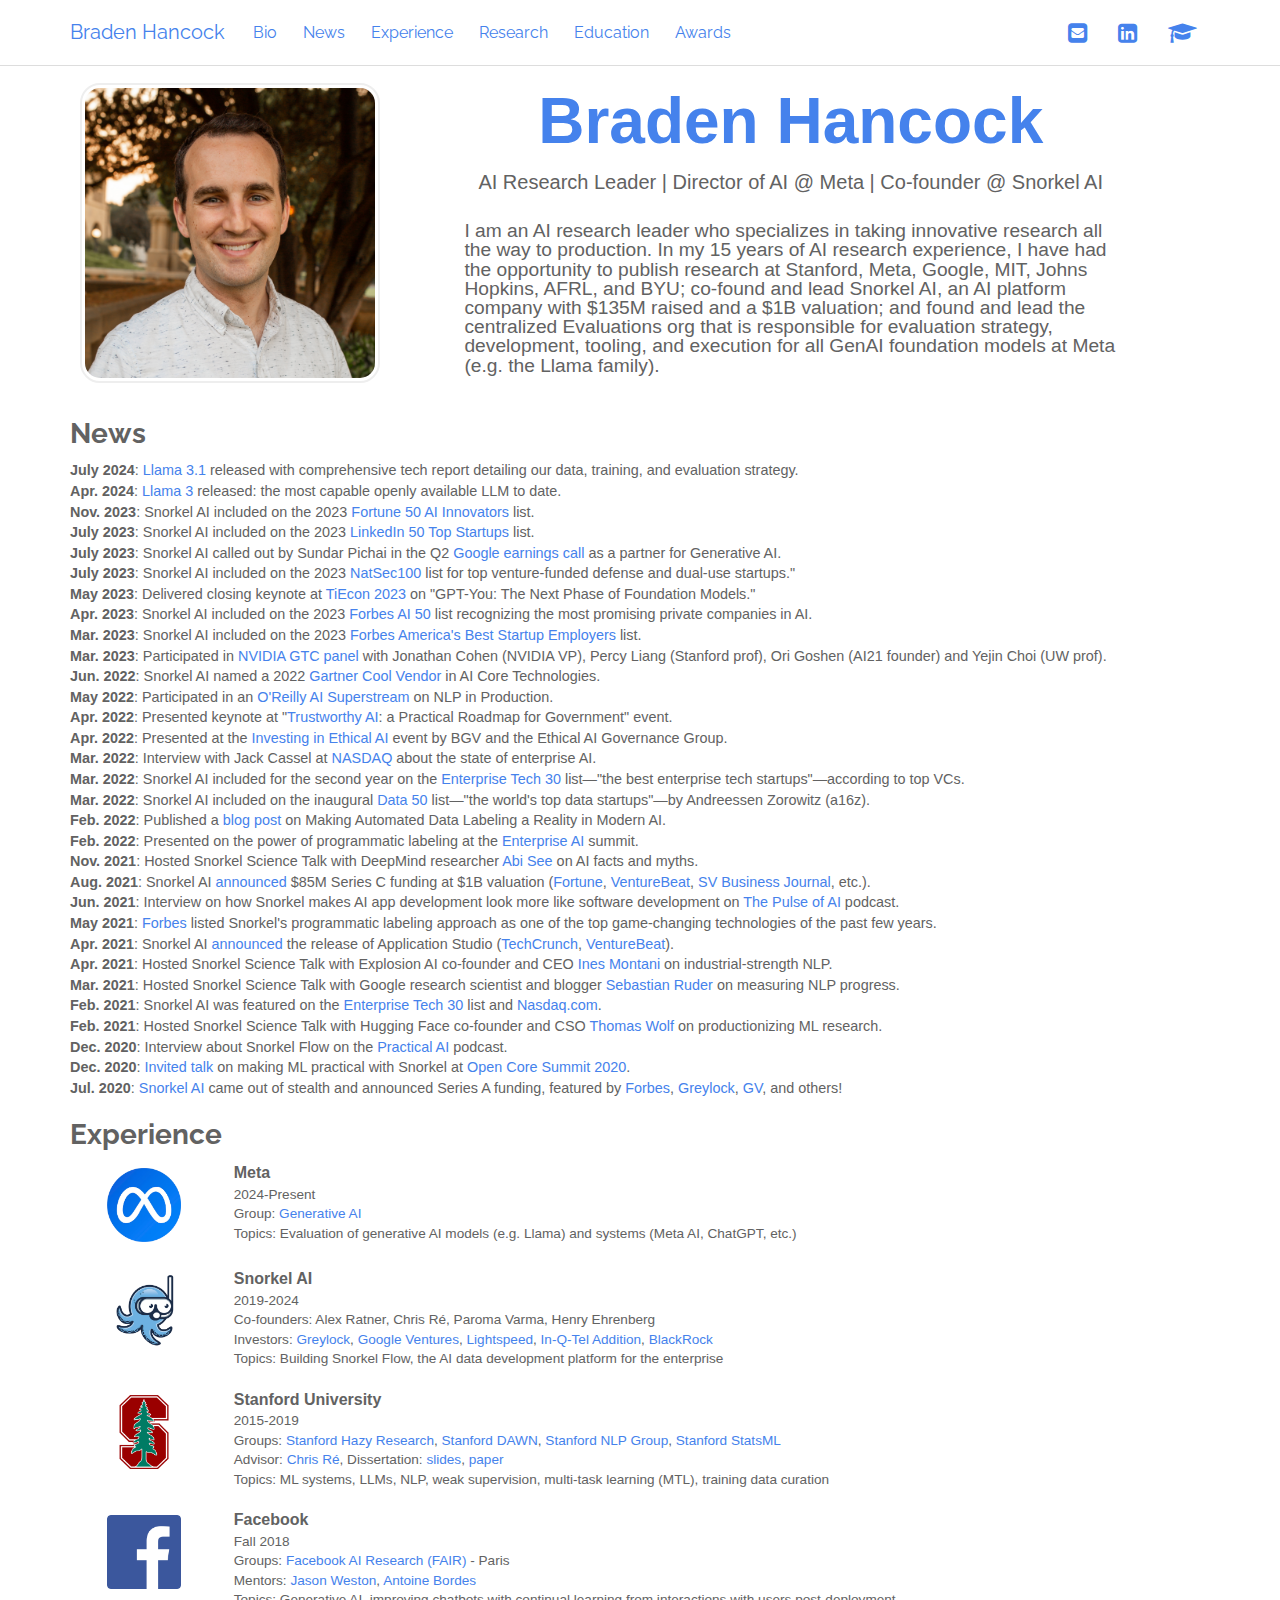
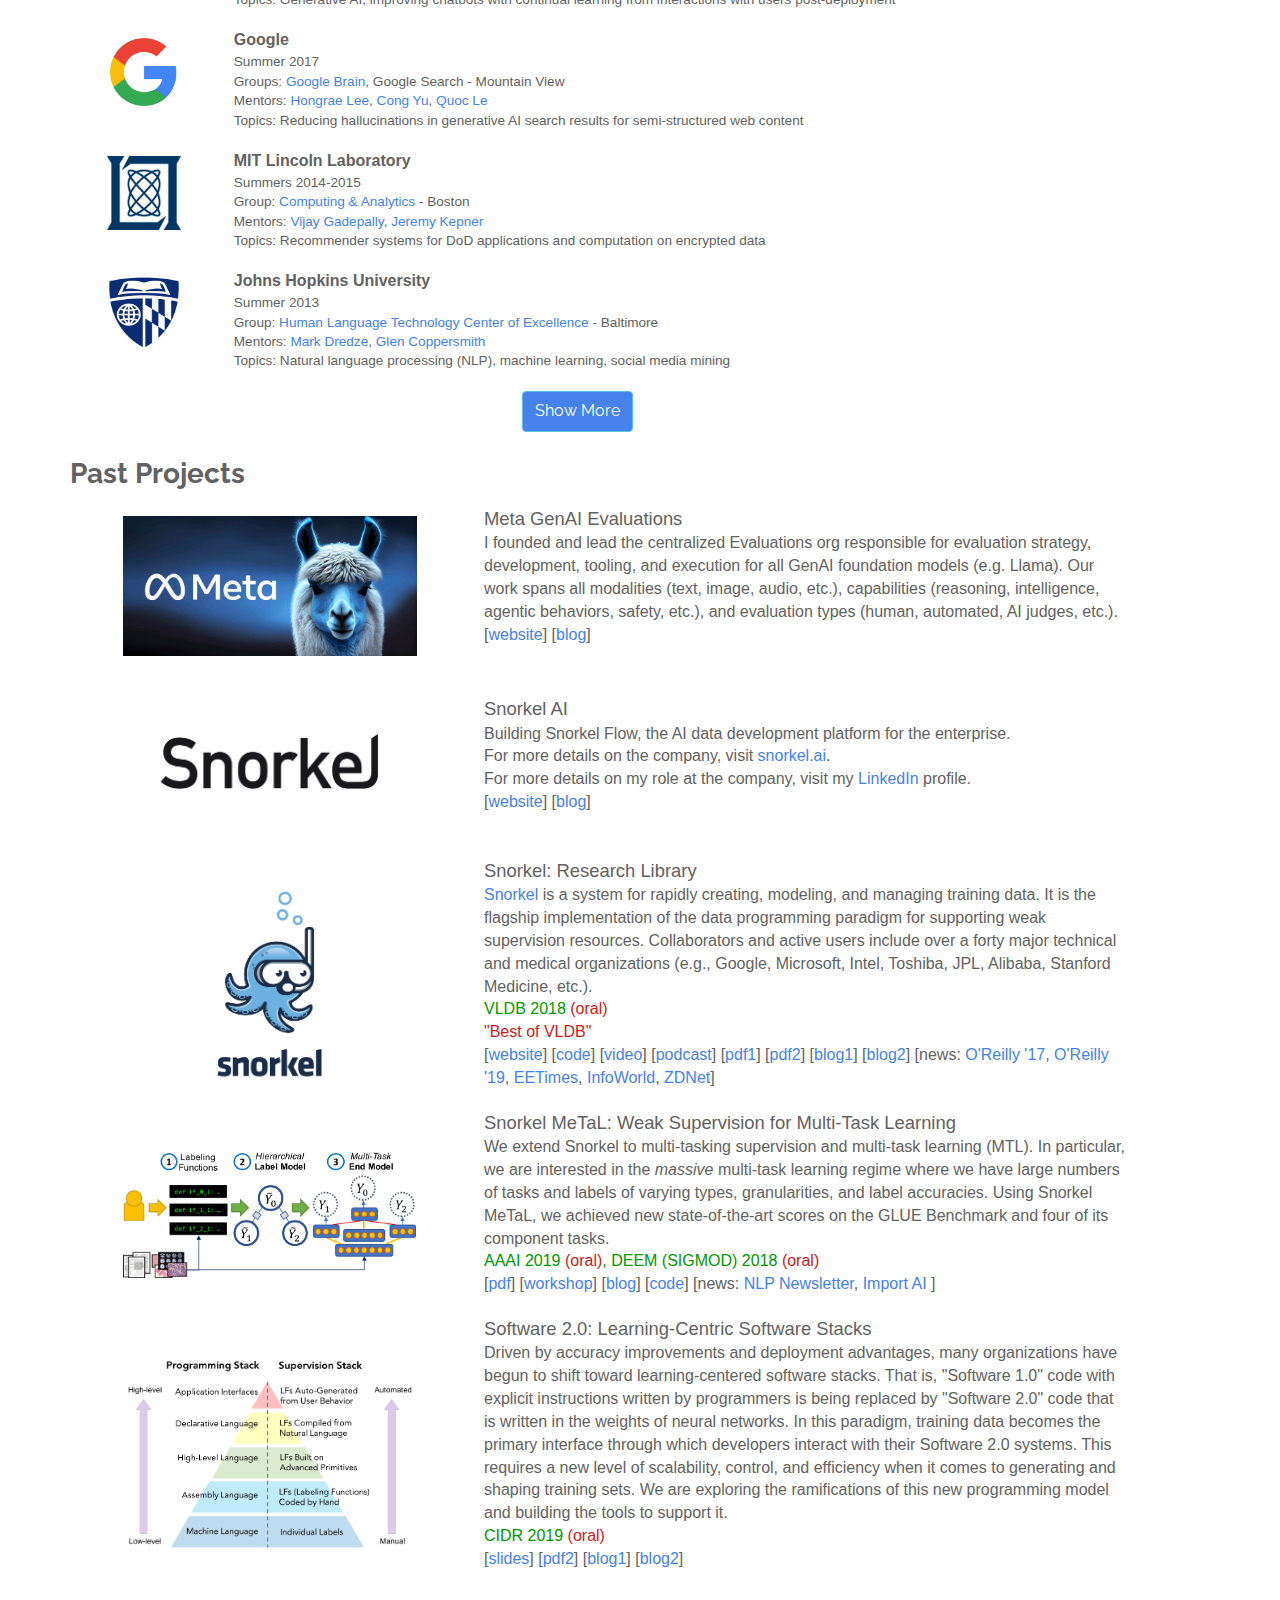
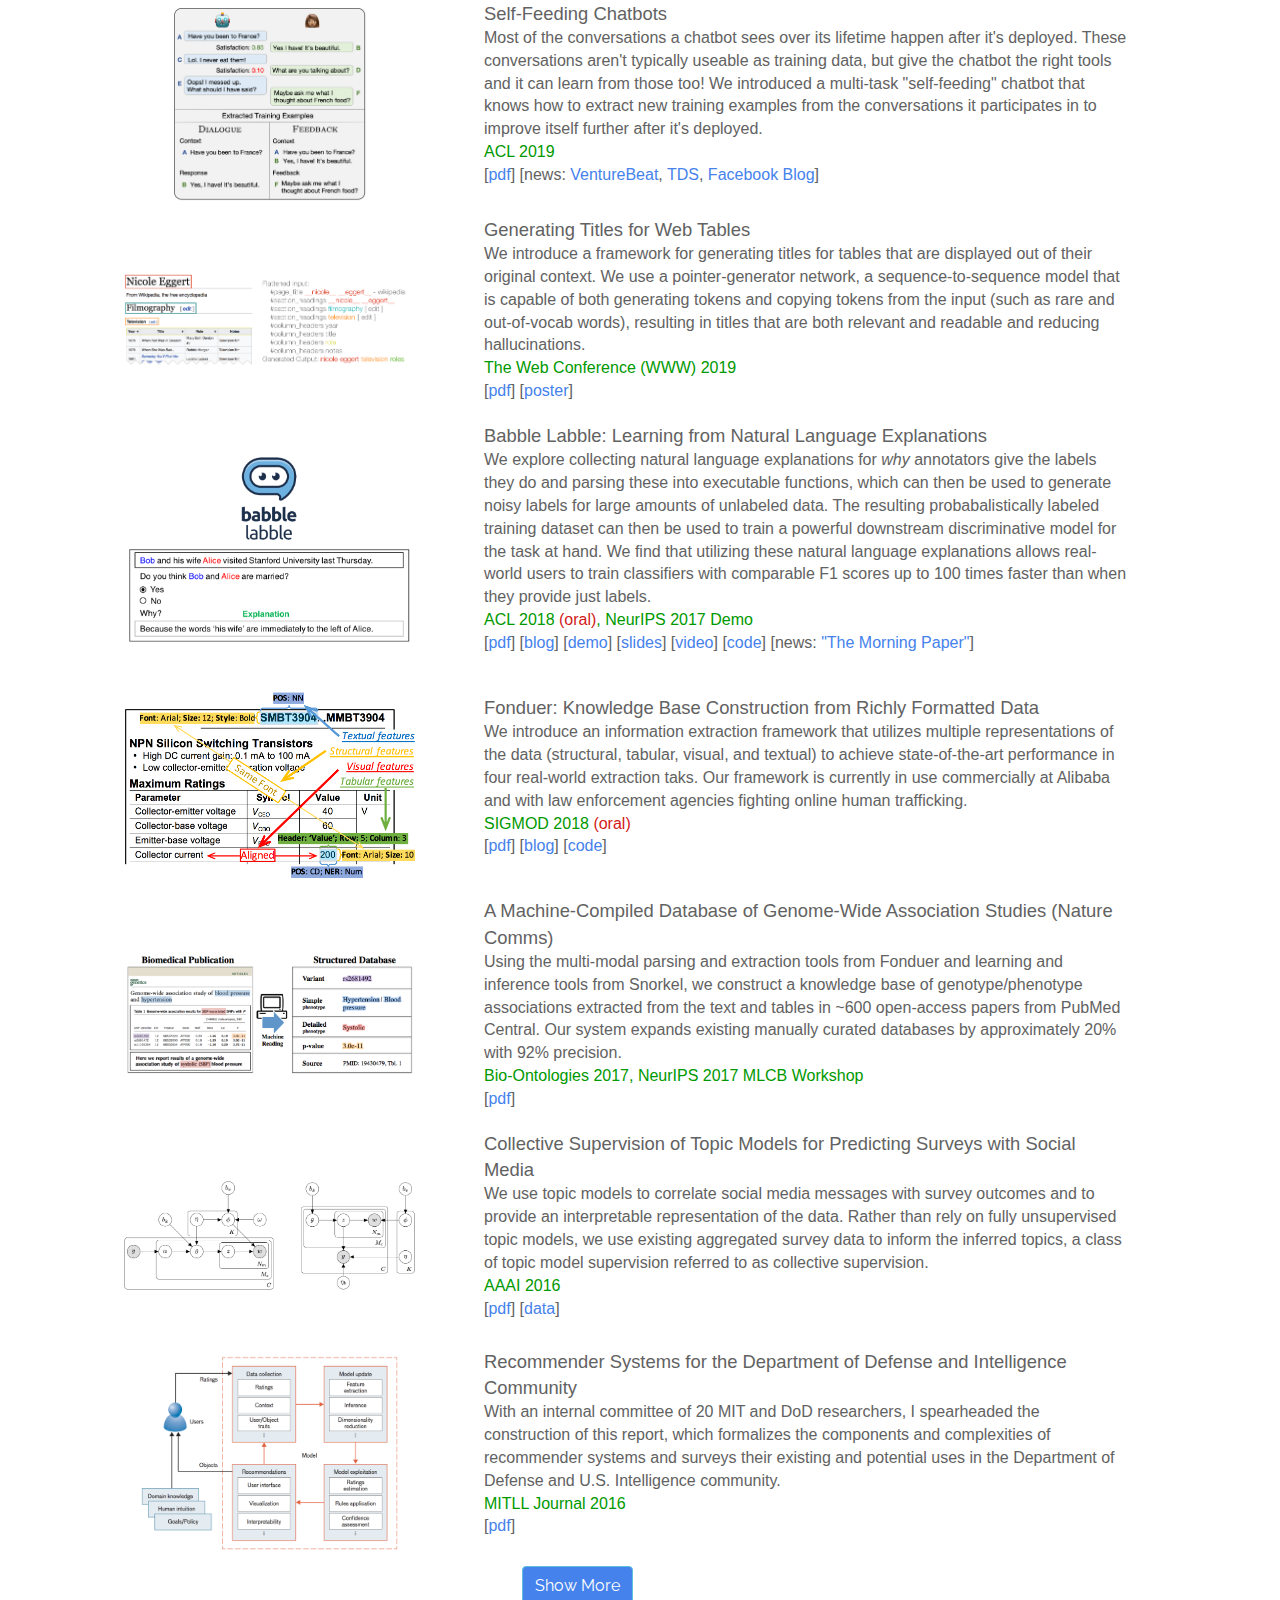
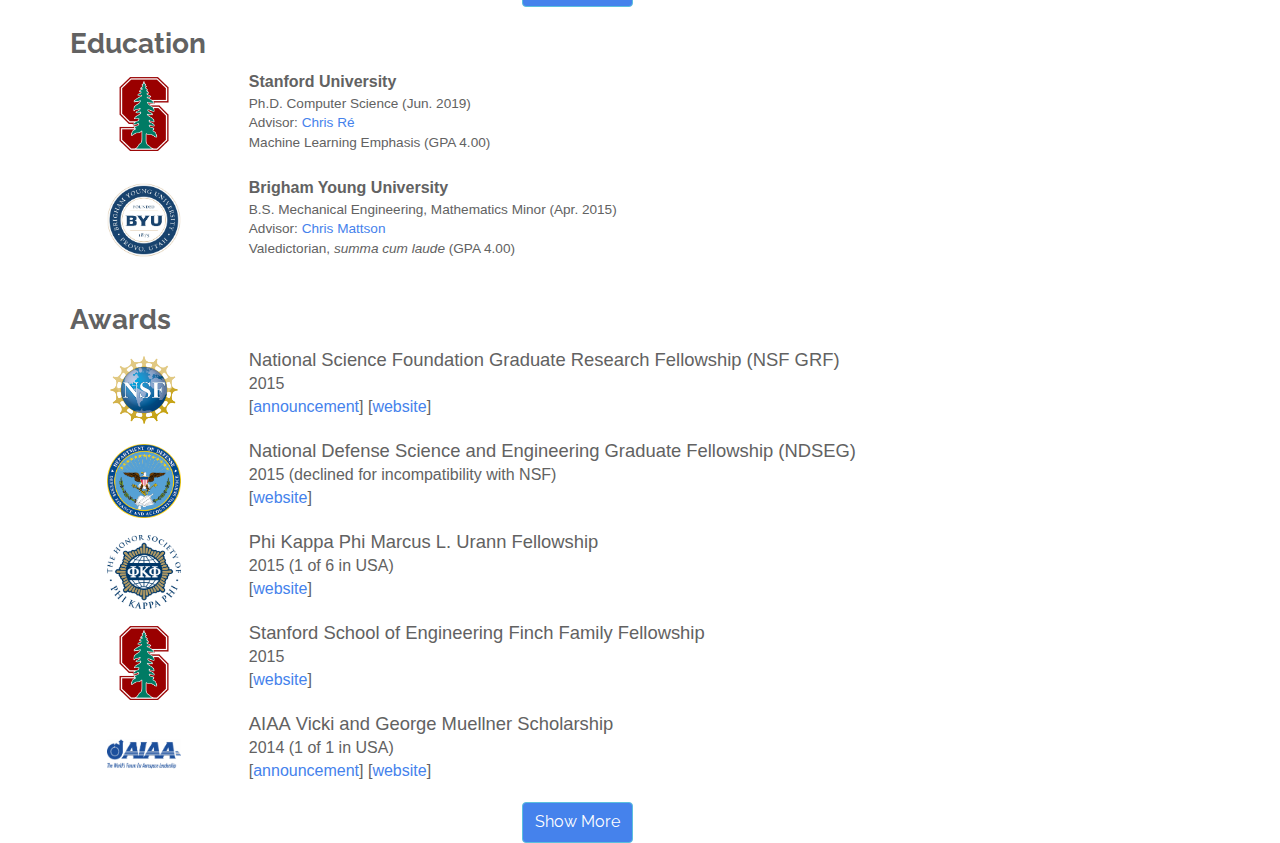
<file: index.html>
<!DOCTYPE html>
<html xmlns="http://www.w3.org/1999/xhtml" xml:lang="en" lang="en">

<head>
  <meta charset="utf-8">
  <title>Braden Hancock - Home</title>

  <meta name="author" content="Braden Hancock" />
  <meta name="description" content="Braden Hancock" />
  <meta name="viewport" content="width=device-width, initial-scale=1, maximum-scale=1">
  <meta name="msvalidate.01" content="E24D5EAA25B6222F340CB16DC5C713D1" />

  <link rel="alternate" type="application/rss+xml" href="/atom.xml" />

  <link href="/vendor/css/bootstrap.min.css" rel="stylesheet">
  <link href="/vendor/css/font-awesome.min.css" rel="stylesheet">
  <link href="/vendor/pygments/default.css" rel="stylesheet">
  <link href="/css/karpathy_style.css" rel="stylesheet">
  <link href="/css/hsiao_style.css" rel="stylesheet">
  <link href="/css/hancock_style.css" rel="stylesheet">

  <link rel="shortcut icon" type="image/x-icon" href="/images/myfavicon.ico">

  <meta name="viewport" content="width=device-width, initial-scale=1">

  <script>
    (function(i,s,o,g,r,a,m){i['GoogleAnalyticsObject']=r;i[r]=i[r]||function(){
    (i[r].q=i[r].q||[]).push(arguments)},i[r].l=1*new Date();a=s.createElement(o),
    m=s.getElementsByTagName(o)[0];a.async=1;a.src=g;m.parentNode.insertBefore(a,m)
    })(window,document,'script','https://www.google-analytics.com/analytics.js','ga');

    ga('create', 'UA-105598606-1', 'auto');
    ga('send', 'pageview');

  </script>
</head>

<body>

  <div class="navbar navbar-default navbar-fixed-top" id="site_nav">
    <div class="container">
      <div class="row">
        <div class="col-md-12">
          <div class="navbar-header">
            <a href="/" class="navbar-brand">Braden Hancock</a>
            <button class="navbar-toggle" type="button" data-toggle="collapse" data-target="#navbar-main">
                <span class="icon-bar"></span>
                <span class="icon-bar"></span>
                <span class="icon-bar"></span>
            </button>
          </div>
          <div class="navbar-collapse collapse" id="navbar-main">
            <ul class="nav navbar-nav">
              <li>
                <a href="/#biography">Bio</a>
              </li>
              <li>
                <a href="/#news">News</a>
              </li>
              <li>
                <a href="/#experience">Experience</a>
              </li>
              <li>
                <a href="/#research">Research</a>
              </li>
              <li>
                <a href="/#education">Education</a>
              </li>
              <li>
                <a href="/#awards">Awards</a>
              </li>
            </ul>
            <ul class="nav navbar-nav navbar-right" style="font-size: 1.4em">
              <li>
                <a href="mailto:hancock.braden@gmail.com" target="_blank">
                  <i class="fa fa-envelope-square"></i></a>
              </li>
              <li>
                <a href="http://www.linkedin.com/in/bradenhancock" target="_blank">
                  <i class="fa fa-fw fa-linkedin-square"></i></a>
              </li>
              <!-- <li>
                <a href="https://twitter.com/bradenjhancock" target="_blank">
                  <i class="fa fa-fw fa-twitter-square"></i></a>
              </li> -->
              <li>
                <a href="https://scholar.google.com/citations?user=28y0Xe4AAAAJ" target="_blank">
                  <i class="fa fa-fw fa-graduation-cap"></i></a>
              </li>
              <!-- <li>
                <a href="/docs/hancock_resume_2024-01-10.pdf" target="_blank">
                  <i class="fa fa-fw fa-file-text"></i></a>
              </li> -->
            </ul>
          </div>
        </div>
      </div>
    </div>
  </div>

  <div class="container">
    <div class="row">
      <div class="col-md-2 vcenter">
        <a href="/images/braden_hancock_2018_square.jpg">
                  <img src="/images/braden_hancock_2018_square.jpg"
                    width="300" height="300"
                    style="border-radius: 20px; margin: 10px; max-width: none;"
                    alt="Braden Hancock"/>
                  </a>
      </div>
      <div class="col-md-7 col-md-offset-2 vcenter bio_header">
        <div id="biography" style='font-size: 4em; color: #4582ec; font-weight: bold; padding-top: 0.3em; padding-bottom: 0.3em;'>
          Braden Hancock</div>
        <div style='font-size: 1.25em;'>
          AI Research Leader | Director of AI @ Meta | Co-founder @ Snorkel AI
        </div>
        <!-- <div class="bio_email">
            bradenjh<span style="display:none">foo</span>@cs.stanford.edu
        </div> -->
        <div class="bio_body">
            <!-- I lead AI teams in transitioning technology from research to production. In my 15 years of experience in the AI space, I have been fortunate to co-author dozens of papers at top-tier ML venues and ship enterprise AI solutions based on that work resulting in over a billion dollars of value.

            I love going to work every day with the fantastic team at <a href="https:snorkel.ai">Snorkel AI</a>, where I am a Co-founder and Head of Technology.
            We're building <a href="https://snorkel.ai/how-to-use-snorkel-to-build-ai-applications/" target="_blank">Snorkel Flow</a>, the AI data development platform. -->
            I am an AI research leader who specializes in taking innovative research all the way to production. 
            In my 15 years of AI research experience, I have had the opportunity to publish research at Stanford, Meta, Google, MIT, Johns Hopkins, AFRL, and BYU; 
            co-found and lead Snorkel AI, an AI platform company with $135M raised and a $1B valuation; 
            and found and lead the centralized Evaluations org that is responsible for evaluation strategy, development, tooling, and execution for all GenAI foundation models at Meta (e.g. the Llama family).
        </div>
        <!-- <div class="bio_body">
          <strong>Research interests</strong>:
          <br/> generative AI, LLMs, machine learning systems, weak supervision, multi-task learning (MTL), transfer learning, training data creation, learning from natural language, information extraction, natural language processing (NLP)
        </div> -->
        <!-- <div class="bio_body">
          <strong>Dissertation</strong>:
          <a href="https://www.dropbox.com/s/ptywi75n3mraxuy/Hancock_defense.pptx?dl=0">slides</a>
        </div> -->
        <!-- <div class="bio_body">
          <strong>Communities</strong>:
          <br/> machine learning (NeurIPS), systems (SIGMOD), NLP (ACL)
        </div> -->
        <br/>
      </div>
    </div>

    <div class="row">
      <div class="col-md-11">

        <h3 id="news" class="section_header">News</h3>
        <div class="news_body" style="display: block;">
          <ul style="list-style-type:disc">

            <li><strong>July 2024</strong>: <a href="https://ai.meta.com/blog/meta-llama-3-1/" target_"_blank">Llama 3.1</a> released with comprehensive tech report detailing our data, training, and evaluation strategy.</br>

            <li><strong>Apr. 2024</strong>: <a href="https://ai.meta.com/blog/meta-llama-3/" target_"_blank">Llama 3</a> released: the most capable openly available LLM to date.</br>

            <li><strong>Nov. 2023</strong>: Snorkel AI included on the 2023 <a href="https://fortune.com/ranking/ai-innovators/" target_"_blank">Fortune 50 AI Innovators</a> list.</br>

            <li><strong>July 2023</strong>: Snorkel AI included on the 2023 <a href="https://www.linkedin.com/pulse/linkedin-top-startups-2023-50-us-companies-rise-linkedin-news-cn13e%3FtrackingId=56FMHGLOQRa7V%252BEu7uvBIg%253D%253D/?trackingId=56FMHGLOQRa7V%2BEu7uvBIg%3D%3D" target_"_blank">LinkedIn 50 Top Startups</a> list.</br>

            <li><strong>July 2023</strong>: Snorkel AI called out by Sundar Pichai in the Q2 <a href="https://www.youtube.com/watch?v=pJYd3iFDPjI" target_"_blank">Google earnings call</a> as a partner for Generative AI.</br>

            <li><strong>July 2023</strong>: Snorkel AI included on the 2023 <a href="https://www.youtube.com/watch?v=pJYd3iFDPjI" target_"_blank">NatSec100</a> list for top venture-funded defense and dual-use startups."</br>

            <!-- Added 3 July 2023 -->
            <li><strong>May 2023</strong>: Delivered closing keynote at <a href="https://www.youtube.com/watch?v=pJYd3iFDPjI" target_"_blank">TiEcon 2023</a> on "GPT-You: The Next Phase of Foundation Models."</br>

            <li><strong>Apr. 2023</strong>: Snorkel AI included on the 2023 <a href="https://www.forbes.com/lists/ai50/?sh=232cf6f2290f" target_"_blank">Forbes AI 50</a> list recognizing the most promising private companies in AI.</br>

            <li><strong>Mar. 2023</strong>: Snorkel AI included on the 2023 <a href="https://www.forbes.com/lists/americas-best-startup-employers/?sh=266aa6d52ad7" target_"_blank">Forbes America's Best Startup Employers</a> list.</br>

            <li><strong>Mar. 2023</strong>: Participated in <a href="https://www.nvidia.com/en-us/on-demand/session/gtcspring23-s52113/" target_"_blank">NVIDIA GTC panel</a> with Jonathan Cohen (NVIDIA VP), Percy Liang (Stanford prof), Ori Goshen (AI21 founder) and Yejin Choi (UW prof).</br>

            <li><strong>Jun. 2022</strong>: Snorkel AI named a 2022 <a href="https://www.businesswire.com/news/home/20220608005051/en/Snorkel-AI-Named-a-2022-Gartner%C2%AE-Cool-Vendor" target_"_blank">Gartner Cool Vendor</a> in AI Core Technologies.</br>

            <li><strong>May 2022</strong>: Participated in an <a href="https://www.oreilly.com/library/view/ai-superstream-nlp/0636920714668/" target_"_blank">O'Reilly AI Superstream</a> on NLP in Production.</br>
            <!-- Added 3 July 2023 -->

            <li><strong>Apr. 2022</strong>: Presented keynote at "<a href="https://snorkel.ai/event/trustworthy-ai-a-practical-roadmap-for-government/" target="_blank">Trustworthy AI</a>: a Practical Roadmap for Government" event.</br>

            <li><strong>Apr. 2022</strong>: Presented at the <a href="https://www.eventbrite.com/e/investing-in-ethical-ai-registration-291447757087" target="_blank">Investing in Ethical AI</a> event by BGV and the Ethical AI Governance Group.</br>

            <li><strong>Mar. 2022</strong>: Interview with Jack Cassel at <a href="https://www.nasdaq.com/videos/enterprise-tech-30%3A-braden-hancock" target="_blank">NASDAQ</a> about the state of enterprise AI.</br>

            <li><strong>Mar. 2022</strong>: Snorkel AI included for the second year on the <a href="https://snorkel.ai/automated-data-labeling/" target="_blank">Enterprise Tech 30</a> list—"the best enterprise tech startups"—according to top VCs.</br>

            <li><strong>Mar. 2022</strong>: Snorkel AI included on the inaugural <a href="https://snorkel.ai/automated-data-labeling/" target="_blank">Data 50</a> list—"the world's top data startups"—by Andreessen Zorowitz (a16z).</br>

            <li><strong>Feb. 2022</strong>: Published a <a href="https://snorkel.ai/automated-data-labeling/" target="_blank">blog post</a> on Making Automated Data Labeling a Reality in Modern AI.</br>

            <li><strong>Feb. 2022</strong>: Presented on the power of programmatic labeling at the <a href="https://www.re-work.co/events/enterprise-ai-summit-2022/schedule#:~:text=automated%20data%20labeling" target="_blank">Enterprise AI</a> summit.</br>

            <li><strong>Nov. 2021</strong>: Hosted Snorkel Science Talk with DeepMind researcher <a href="https://snorkel.ai/artificial-intelligence-ai-facts-and-myths/" target="_blank">Abi See</a> on AI facts and myths.</br>

            <li><strong>Aug. 2021</strong>: Snorkel AI <a href="https://snorkel.ai/85-million-series-c-accelerating-data-centric-ai-enterprise/" target="_blank">announced</a> $85M Series C funding at $1B valuation
                (<a href="https://fortune.com/2021/08/09/snorkel-ai-funding-data-labeling-startup/" target="_blank">Fortune</a>,
                <a href="https://venturebeat.com/2021/08/09/data-labeling-platform-snorkel-ai-nabs-85m/" target="_blank">VentureBeat</a>,
                <a href="https://www.bizjournals.com/sanjose/news/2021/08/09/snorkel-ai-is-silicon-valleys-newest-unicorn.html" target="_blank">SV Business Journal</a>,
                etc.).
            </br>

            <li><strong>Jun. 2021</strong>: Interview on how Snorkel makes AI app development look more like software development on  <a href="https://www.thepulseofai.com/post/snorkel-ai-building-the-first-truly-data-centric-ai-platform" target="_blank">The Pulse of AI</a> podcast.</br>

            <li><strong>May 2021</strong>: <a href="https://www.forbes.com/sites/forbestechcouncil/2021/05/25/16-tech-leaders-on-game-changing-tech-of-the-last-three-years/?sh=71ae5d021aba" target="_blank">Forbes</a> listed Snorkel's programmatic labeling approach as one of the top game-changing technologies of the past few years.</br>

            <li><strong>Apr. 2021</strong>: Snorkel AI <a href="https://snorkel.ai/introducing-application-studio/" target="_blank">announced</a> the release of Application Studio (<a href="https://techcrunch.com/2021/04/07/snorkel-ai-scores-35m-series-b-to-automate-data-labeling-in-machine-learning-apps/" target="_blank">TechCrunch</a>, <a href="https://venturebeat.com/2021/04/07/snorkel-ais-app-development-platform-lures-35m/" target="_blank">VentureBeat</a>).</br>

            <li><strong>Apr. 2021</strong>: Hosted Snorkel Science Talk with Explosion AI co-founder and CEO <a href="https://snorkel.ai/building-industrial-strength-nlp-applications-with-ines-montani/" target="_blank">Ines Montani</a> on industrial-strength NLP.</br>

            <li><strong>Mar. 2021</strong>: Hosted Snorkel Science Talk with Google research scientist and blogger <a href="https://snorkel.ai/measuring-nlp-progress-with-sebastian-ruder/" target="_blank">Sebastian Ruder</a> on measuring NLP progress.</br>

            <li><strong>Feb. 2021</strong>: Snorkel AI was featured on the <a href="https://www.enterprisetech30.com/#early-stage" target="_blank">Enterprise Tech 30</a> list and <a href="https://www.nasdaq.com/articles/the-data-first-enterprise-ai-revolution%3A-a-software-2.0-conversation-with-snorkel-ais-ceo" target="_blank">Nasdaq.com</a>.</br>

            <li><strong>Feb. 2021</strong>: Hosted Snorkel Science Talk with Hugging Face co-founder and CSO <a href="https://snorkel.ai/the-scientist-behind-hugging-face/" target="_blank">Thomas Wolf</a> on productionizing ML research.</br>

            <li><strong>Dec. 2020</strong>: Interview about Snorkel Flow on the <a href="https://changelog.com/practicalai/117" target="_blank">Practical AI</a> podcast.</br>

            <li><strong>Dec. 2020</strong>: <a href="/research/snorkel_flow/Snorkel_OCS_2020.pdf" target="_blank">Invited talk</a> on making ML practical with Snorkel at <a href="https://2020.opencoresummit.com/">Open Core Summit 2020</a>.</br> <!-- TODO: Link to video once posted -->

            <!-- <li><strong>Oct. 2020</strong>: Interview about Snorkel Flow in <a href="https://www.rsipvision.com/ComputerVisionNews-2020October/16/">Computer Vision News</a>.</br> -->

            <li><strong>Jul. 2020</strong>: <a href="https://snorkel.ai">Snorkel AI</a> came out of stealth and announced Series A funding, featured by <a href="https://www.forbes.com/sites/igorbosilkovski/2020/07/14/meet-the-stanford-ai-lab-alums-that-raised-15-million-to-optimize-machine-learning/#4733866e42ee">Forbes</a>, <a href="https://greylock.com/snorkel-making-ai-practical/">Greylock</a>, <a href="https://www.gv.com/news/snorkel-machine-learning/">GV</a>, and others!</br>

            <!-- <li><strong>Apr. 2020</strong>: Interview about Snorkel on the <a href="https://softwareengineeringdaily.com/2020/04/09/snorkel-training-dataset-management-with-braden-hancock">Software Engineering Daily</a> podcast.</br> -->

            <!-- <li><strong>Sep. 2019</strong>: <a href="https://www.youtube.com/watch?v=jZ3xx9BDFBU&list=PLPcgQFk9n9y8CCapH9u99Va7Ufs5bVZZn">Invited talk</a> on Snorkel at the <a href="https://fwdays.com/en/event/data-science-fwdays-2019">Data Science fwdays'19 conference</a> in Kiev, Ukraine.</br> -->

            <!-- <li><strong>Aug. 2019</strong>: Snorkel v0.9 is live! Check out the new <a href="https://www.snorkel.org/">website</a>, <a href="https://github.com/snorkel-team/snorkel">repo</a>, <a href="https://www.snorkel.org/hello-world-v-0-9/">blog</a>, and <a href="https://www.snorkel.org/use-cases/">tutorials</a>!</br>

            <li><strong>Aug. 2019</strong>: The self-feeding chatbot was featured on the <a href="https://ai.facebook.com/blog/advances-in-conversational-ai/">Facebook blog</a>.</li></br>

            <li><strong>Jul. 2019</strong>: Our paper on using Snorkel to build a KB of gene-phenotype relations from literature was published in <a href="https://www.nature.com/articles/s41467-019-11026-x">Nature Comms</a>.</br>

            <li><strong>Jul. 2019</strong>: I presented on the <a href="https://arxiv.org/abs/1901.05415">self-feeding chatbot</a> at ACL 2019.</li></br>

            <li><strong>Jun. 2019</strong>: The <a href="https://hazyresearch.github.io/snorkel/blog/june-2019-workshop.html">Snorkel Workshop</a> was a huge success, with 55 collaborators from industry/gov't/medicine.</li></br>

            <li><strong>Jun. 2019</strong>: We achieved a new state-of-the-art score on the <a href="https://hazyresearch.github.io/snorkel/blog/superglue.html">SuperGLUE Benchmark </a>and a majority of its tasks with Snorkel!</li></br>

            <li><strong>May 2019</strong>: I presented <a href="https://arxiv.org/abs/1807.00099">Title Generation for Web Tables</a> at WWW 2019.</li></br>

            <li><strong>Apr. 2019</strong>: I defended my <strong><a href="https://stacks.stanford.edu/file/druid:ns523jd4552/hancock_dissertation_vsubmission-augmented.pdf">dissertation</a></strong> (<a href="https://www.dropbox.com/s/lq86ia871qurcnw/Hancock_defense.pptx?dl=0">slides</a>) on "Weak Supervision from High-Level Abstractions"—thank you to so many!</a></li></br>

            <li><strong>Mar. 2019</strong>: The Snorkel MeTaL team I lead achieved a new state of the art on the <a href="https://gluebenchmark.com/leaderboard">GLUE Benchmark</a>! Check out <a href="https://dawn.cs.stanford.edu/2019/03/22/glue/">blog post.</a></li></br>

            <li><strong>Mar. 2019</strong>: Google published a <a href="https://ai.googleblog.com/2019/03/harnessing-organizational-knowledge-for.html">blog post</a> on our collaboration applying Snorkel at industrial scale to pool organizational knowledge.<br> -->

            <!-- <li><strong>Mar. 2019</strong>: We published a blog post on <a href="http://ai.stanford.edu/blog/weak-supervision/">weak supervision</a> on the Stanford AI Lab blog.</li></br>

            <li><strong>Mar. 2019</strong>: <a href="https://arxiv.org/abs/1812.00417" target="_blank">Snorkel Drybell</a>, a collaboration between the Snorkel project and Google, was accepted to SIGMOD 2019.</li></br> -->
            <!-- <li><strong>Feb. 2019</strong>: I was invited to give a talk on Babble Labble at the <a href="http://web.stanford.edu/class/ee380/">EE380 Colloquim</a> on Computer Systems.<br>
            <li><strong>Feb. 2019</strong>: We enjoyed hosting and being hosted by Richard Socher and the Salesforce team for discussion on massive multitask learning.<br>
            <li><strong>Feb. 2019</strong>: Posted some thoughts on emerging topics in <a href="https://hazyresearch.github.io/snorkel/blog/mtl_systems.html">MTL Systems</a> in a new blog post.<br>
            <li><strong>Jan. 2019</strong>: Our work on self-feeding chatbots was featured on <a href="https://venturebeat.com/2019/01/17/facebook-and-stanford-researchers-design-a-chatbot-that-learns-from-its-mistakes/">VentureBeat</a>.<br>
            <li><strong>Jan. 2019</strong>: Posted our paper on <a href="https://arxiv.org/pdf/1901.05415.pdf" target="_blank">self-feeding chatbots</a> from my time at FAIR to arXiv.<br> -->
            <!-- <li><strong>Dec. 2018</strong>: Snorkel and Software 2.0 got shoutouts in Kunle Olukotun's <a href="https://www.facebook.com/nipsfoundation/videos/539369239863523/" target="_blank">NeurIPS keynote</a>!</li></br>
            <li><strong>Dec. 2018</strong>: Babble Labble (w/ P. Liang) and learning from dialog (w/ J. Weston) were included in <a href="https://sites.google.com/view/lbi2018/schedule?authuser=0" target="_blank">invited talks</a> at the Learning by Instruction Workshop at NeurIPS.</li></br>
            <li><strong>Nov. 2018</strong>: <a href="https://arxiv.org/pdf/1810.02840.pdf">Snorkel MeTaL</a> has been accepted to AAAI 2019 (oral + poster).</li></br>
            <li><strong>Oct. 2018</strong>: <a href="https://ajratner.github.io/assets/papers/software_2_mmt_vision.pdf" target="_blank">Software 2.0</a>/massively multi-task (MMT) vision paper accepted to CIDR 2019.</li></br>
            <li><strong>Oct. 2018</strong>: Released <a href="https://github.com/HazyResearch/metal" target="_blank">Snorkel MeTaL v0.3</a>.</li></br>
            <li><strong>Sep. 2018</strong>: Started a research internship with <a href="https://research.fb.com/category/facebook-ai-research-fair/">Facebook AI Research (FAIR)</a> in Paris, France.</li></br> -->
            <!-- <li><strong>Aug. 2018</strong>: Released the <a href="https://github.com/HazyResearch/metal" target="_blank">code</a> for <a href="https://ajratner.github.io/assets/papers/mts-draft.pdf" target="_blank">Snorkel MeTaL</a>, a framework for training models with multi-task weak supervision.</li></br> -->
            <!-- <li><strong>Aug. 2018</strong>: <a href="https://http://snorkel.stanford.edu/" target="_blank">Snorkel</a> has been invited to the annual "Best Of VLDB" Special Issue!</li></br> -->
            <!-- <li><strong>Jul. 2018</strong>: Posted "<a href="https://arxiv.org/abs/1807.00099" target="_blank">Title Generation</a> for Web Tables" to arXiv.</li></br>
            <li><strong>Jul. 2018</strong>: Presented "Training Classifiers with Natural Language Explanations" (<a href="https://arxiv.org/abs/1805.03818">Babble Labble</a>) at <a href="https://acl2018.org/">ACL</a> (long talk).</li></br>
            <li><strong>Jun. 2018</strong>: "<a href="https://ajratner.github.io/assets/papers/mts-draft.pdf" target="_blank">Snorkel MeTaL</a>: Weak Supervision for Multi-Task Learning" presented (long talk) at <a href="http://deem-workshop.org/">DEEM</a> (SIGMOD workshop).</li></br>
            <li><strong>Jun. 2018</strong>: "<a href="https://arxiv.org/pdf/1703.05028" target="_blank">Fonduer</a>: Knowledge Base Construction from Richly Formatted Data" presented (long talk) at <a href="https://sigmod2018.org/">SIGMOD</a>.</li></br>
            <li><strong>May 2018</strong>: Chris Potts created an excellent <a href="http://nbviewer.jupyter.org/github/cgpotts/cs224u/blob/master/data_programming.ipynb">assignment</a> for Stanford CS224U (Natural Language Understanding) based on data programming/Snorkel.</li></br> -->
            <!-- <li><strong>Mar. 2018</strong>: Presented QALF and Snorkel MeTaL at the Spring <a href="http://dawn.cs.stanford.edu/">Stanford DAWN</a> retreat in Santa Cruz.</li></br> -->
            <!-- <li><strong>Dec. 2017</strong>: The Stanford Statistical ML group has had an incredible 2017 with 5 best paper awards! (NeurIPS, UAI, ICML, COLT, AAAI)</li></br>
            <li><strong>Dec. 2017</strong>: Presented Babble Labble <a href="https://www.youtube.com/watch?v=YBeAX-deMDg" target="_blank">demo</a> at NeurIPS 2017.</li></br>
            <li><strong>Nov. 2017</strong>: Babble Labble was <a href="http://bcr.org/content/deep-learning-and-future-%E2%80%A8biomedical-image-analysis" target="_blank">mentioned</a> in the Biomedical Computational Review.</li></br>
            <li><strong>Nov. 2017</strong>: "A Machine-Compiled Database of Genome-Wide Association Studies" paper accepted to NeurIPS MLCB workshop + spotlight presentation.</li></br>
            <li><strong>Oct. 2017</strong>: Invited to serve on Program Committee for "Learning with Limited Labeled Data: Weak Supervision and Beyond" NeurIPS 2017 workshop.</li></br>
            <li><strong>Oct. 2017</strong>: Presented on weak supervision and Babble Labble to Google Ads Quality team in Mountain View.</li></br> -->
          </ul>
        </div>

        <h3 id="experience" class="section_header">Experience</h3>
        <!-- Meta -->
        <div class="affiliation">
          <div class="row">
            <div class="col-md-2">
              <img class="logo center-block" src="/images/logos/meta.png">
            </div>
            <div class="col-md-100">
              <div class="affiliation_title">Meta</div>
              <div class="affiliation_body">
                2024-Present
                <br/>Group: 
                  <a href="https://llama.meta.com/">Generative AI</a>
                <br/>Topics: Evaluation of generative AI models (e.g. Llama) and systems (Meta AI, ChatGPT, etc.)
              </div>
            </div>
          </div>
        </div>

        <!-- Snorkel AI -->
        <div class="affiliation">
          <div class="row">
            <div class="col-md-2">
              <img class="logo center-block" src="/images/logos/snorkel.png">
            </div>
            <div class="col-md-100">
              <div class="affiliation_title">Snorkel AI</div>
              <div class="affiliation_body">
                2019-2024
                <br/>Co-founders: Alex Ratner, Chris Ré, Paroma Varma, Henry Ehrenberg
                <br/>Investors: 
                  <a href="https://greylock.com/">Greylock</a>,
                  <a href="https://www.gv.com/">Google Ventures</a>,                  
                  <a href="https://lsvp.com/">Lightspeed</a>,
                  <a href="https://www.iqt.org/">In-Q-Tel</a>                  
                  <a href="https://addition.com/">Addition</a>,
                  <a href="https://www.crunchbase.com/organization/blackrock/recent_investments">BlackRock</a>
                <br/>Topics: Building Snorkel Flow, the AI data development platform for the enterprise
              </div>
            </div>
          </div>
        </div>

        <!-- Stanford -->
        <div class="affiliation">
          <div class="row">
            <div class="col-md-2">
              <img class="logo center-block" src="/images/logos/stanford.png">
            </div>
            <div class="col-md-100">
              <div class="affiliation_title">Stanford University</div>
              <div class="affiliation_body">
                2015-2019
                <br/>Groups:
                <a href="http://hazyresearch.stanford.edu/">Stanford Hazy Research</a>,
                <a href="http://dawn.cs.stanford.edu/">Stanford DAWN</a>,
                <a href="https://nlp.stanford.edu/">Stanford NLP Group</a>,
                <a href="http://statsml.stanford.edu/">Stanford StatsML</a>
                <br/>Advisor: <a href="https://cs.stanford.edu/people/chrismre/">Chris Ré</a>,
                Dissertation:
                    <a href="https://www.dropbox.com/s/ptywi75n3mraxuy/Hancock_defense.pptx?dl=0">slides</a>,
                    <a href="https://stacks.stanford.edu/file/druid:ns523jd4552/hancock_dissertation_vsubmission-augmented.pdf">paper</a>
                  <!-- <a href="https://cs.stanford.edu/~pliang/">Percy Liang</a> -->
                <br/>Topics: ML systems, LLMs, NLP, weak supervision, multi-task learning (MTL), training data curation
              </div>
            </div>
          </div>
        </div>

        <!-- Facebook -->
        <div class="affiliation">
            <div class="row">
              <div class="col-md-2">
                <img class="logo center-block" src="/images/logos/facebook.png">
              </div>
              <div class="col-md-100">
                <div class="affiliation_title">Facebook</div>
                <div class="affiliation_body">
                  Fall 2018
                  <br/>Groups:
                    <a href="https://research.fb.com/category/facebook-ai-research/">Facebook AI Research (FAIR)</a> - Paris
                  <br/>Mentors:
                    <a href="https://research.fb.com/people/weston-jason/">Jason Weston</a>,
                    <a href="https://research.fb.com/people/bordes-antoine/">Antoine Bordes</a>
                  <br/>Topics: Generative AI, improving chatbots with continual learning from interactions with users post-deployment
                  </div>
                </div>
              </div>
            </div>

        <!-- Google -->
        <div class="affiliation">
          <div class="row">
            <div class="col-md-2">
              <img class="logo center-block" src="/images/logos/google.png">
            </div>
            <div class="col-md-100">
              <div class="affiliation_title">Google</div>
              <div class="affiliation_body">
                Summer 2017
                <br/>Groups:
                  <a href="https://research.google.com/teams/brain/">Google Brain</a>,
                  Google Search - Mountain View
                <br/>Mentors:
                  <a href="https://research.google.com/pubs/HongraeLee.html">Hongrae Lee</a>,
                  <a href="https://sites.google.com/site/congyu/home">Cong Yu</a>,
                  <a href="http://cs.stanford.edu/~quocle/">Quoc Le</a>
                  <br/>Topics: Reducing hallucinations in generative AI search results for semi-structured web content
                </div>
              </div>
            </div>
          </div>

        <!-- MIT Lincoln Laboratory -->
        <div class="affiliation">
          <div class="row">
            <div class="col-md-2">
              <img class="logo center-block" src="/images/logos/mitll.png">
              </div>
              <div class="col-m10-10">
                <div class="affiliation_title">MIT Lincoln Laboratory</div>
                <div class="affiliation_body">
                  Summers 2014-2015
                  <br/>Group:
                    <a href="https://ll.mit.edu/mission/cybersec/cybersec.html">Computing & Analytics</a> - Boston
                  <br/>Mentors:
                    <a href="https://vijayg.mit.edu/">Vijay Gadepally</a>,
                    <a href="http://www.mit.edu/~kepner/">Jeremy Kepner</a>
                <br/>Topics: Recommender systems for DoD applications and computation on encrypted data
              </div>
            </div>
          </div>
        </div>

        <!-- Johns Hopkins -->
        <div class="affiliation">
          <div class="row">
            <div class="col-md-2">
              <img class="logo center-block" src="/images/logos/jhu2.png">
            </div>
            <div class="col-md-100">
              <div class="affiliation_title">Johns Hopkins University</div>
              <div class="affiliation_body">
                Summer 2013
                <br/>Group:
                  <a href="https://hltcoe.jhu.edu/">Human Language Technology Center of Excellence</a> - Baltimore
                <br/>Mentors:
                  <a href="http://www.cs.jhu.edu/~mdredze/">Mark Dredze</a>,
                  <a href="http://glencoppersmith.com/">Glen Coppersmith</a>
                <br/>Topics: Natural language processing (NLP), machine learning, social media mining
              </div>
            </div>
          </div>
        </div>

        <div class="row">
            <div class="col-md-5"></div>
            <div class="col-md-1">
              <button type="button" class="btn btn-info btn-expand collapsed" data-toggle="collapse"
                data-target="#more_experience">
                <span class="if-collapsed">Show More</span>
                <span class="if-not-collapsed">Show Less</span>
              </button>
            <div class="col-md-6"></div>
          </div>
          <br />
          <br />
        </div>
        <div id="more_experience" class="collapse">

          <!-- BYU -->
          <br />
          <div class="affiliation">
            <div class="row">
              <div class="col-md-2">
                <img class="logo center-block" src="/images/logos/byu.jpg">
              </div>
              <div class="col-md-100">
                <div class="affiliation_title">Brigham Young University</div>
                <div class="affiliation_body">
                  2011-2015
                  <br/>Group:
                    <a href="http://design.byu.edu/">Design Exploration Research Group</a>
                  <br/>Mentor:
                    <a href="https://me.byu.edu/faculty/christophermattson">Chris Mattson</a>
                  <br/>Topics: Multi-objective optimization, design space exploration
                </div>
              </div>
            </div>
          </div>

          <!-- AFRL -->
          <div class="affiliation">
            <div class="row">
              <div class="col-md-2">
                <img class="logo center-block" src="/images/logos/afrl.png">
              </div>
              <div class="col-md-100">
                <div class="affiliation_title">Air Force Research Laboratory</div>
                <div class="affiliation_body">
                  Summer 2011
                  <br/>Group:
                    <a href="http://www.wpafb.af.mil/afrl/rq/">Turbine Engine Division</a>
                  <br/>Mentor: John Clark
                  <br/>Topics: Evolutionary algorithms for optimization, turbine engine simulation
                </div>
              </div>
            </div>
          </div>

        </div>

        <h3 id="research" class="section_header">Past Projects</h3>

        <div style="margin:0 -15px;">
          <table>
            <tbody>

              <!-- Meta -->
              <tr class="research">
                <td class="research_img_cell">
                    <a><img class="research_img", style="max-width:300px;max-height:200px;height:auto;width:auto;"
                        src="/research/meta/meta_llama.jpg"/>
                    </a>
                </td>
                  <td class="research_txt_cell">
                      <div class="research_txt_title">Meta GenAI Evaluations</div>
                      <div class="research_txt_body">
                        I founded and lead the centralized Evaluations org responsible for evaluation strategy, development, tooling, and execution for all GenAI foundation models (e.g. Llama). 
                        Our work spans all modalities (text, image, audio, etc.), capabilities (reasoning, intelligence, agentic behaviors, safety, etc.), and evaluation types (human, automated, AI judges, etc.).
                      </div>
                      <div class="research_links">
                          [<a href="https://llama.meta.com/" target="_blank">website</a>]
                          [<a href="https://ai.meta.com/blog/" target="_blank">blog</a>]
                      </div>
                  </td>
                </tr>

              <!-- Snorkel AI -->
              <tr class="research">
                <td class="research_img_cell">
                    <a><img class="research_img", style="max-width:300px;max-height:200px;height:auto;width:auto;"
                        src="/research/snorkel_flow/snorkel_logo.jpg"/>
                    </a>
                </td>
                  <td class="research_txt_cell">
                      <div class="research_txt_title">Snorkel AI</div>
                      <div class="research_txt_body">
                        Building Snorkel Flow, the AI data development platform for the enterprise.
                        <br>
                        For more details on the company, visit <a href="https://www.snorkel.ai/" target="_blank">snorkel.ai</a>.
                        <br>
                        For more details on my role at the company, visit my <a href="http://www.linkedin.com/in/bradenhancock" target="_blank">LinkedIn</a> profile.
                        <!-- Learn more on our <a href="https://www.snorkel.ai/" target="_blank">website</a>. -->
                        <br>
                      </div>
                      <div class="research_links">
                          [<a href="https://www.snorkel.ai/" target="_blank">website</a>]
                          [<a href="https://snorkel.ai/blog/" target="_blank">blog</a>]
                          <!-- [<a href="https://changelog.com/practicalai/117" target="_blank">podcast</a>] -->
                          <!-- [news:
                            <a href="https://fortune.com/2021/08/09/snorkel-ai-funding-data-labeling-startup/">Fortune</a>,
                            <a href="https://www.forbes.com/sites/forbestechcouncil/2021/05/25/16-tech-leaders-on-game-changing-tech-of-the-last-three-years/?sh=71ae5d021aba" target="_blank">Forbes</a>,
                            <a href="https://techcrunch.com/2021/04/07/snorkel-ai-scores-35m-series-b-to-automate-data-labeling-in-machine-learning-apps/">TechCrunch</a>,
                            <a href="https://www.nasdaq.com/videos/enterprise-tech-30%3A-braden-hancock">Nasdaq</a>] -->
                      </div>
                  </td>
                </tr>


              <!-- Snorkel -->
              <tr class="research">
                <td class="research_img_cell">
                    <a><img class="research_img", style="max-width:300px;max-height:200px;height:auto;width:auto;"
                        src="/research/snorkel/snorkel.png"/>
                    </a>
                </td>
                  <td class="research_txt_cell">
                      <div class="research_txt_title">Snorkel: Research Library</div>
                      <div class="research_txt_body">
                        <a href="https://snorkel.ai/how-to-use-snorkel-to-build-ai-applications/" target="_blank">Snorkel</a>
                        is a system for rapidly creating, modeling, and
                        managing training data. It is the flagship implementation
                        of the data programming paradigm for supporting weak
                        supervision resources. Collaborators and active users
                        include over a forty major technical and medical organizations (e.g., Google, Microsoft, Intel, Toshiba, JPL, Alibaba, Stanford Medicine, etc.).
                      </div>
                      <div class="research_venue">VLDB 2018 <font color=#D21919>(oral)</font></div>
                      <div class="research_award">"Best of VLDB"</div>
                      <div class="research_links">
                          [<a href="https://www.snorkel.org/" target="_blank">website</a>]
                          [<a href="https://github.com/snorkel-team/snorkel" target="_blank">code</a>]
                          [<a href="https://www.youtube.com/watch?v=jZ3xx9BDFBU&list=PLPcgQFk9n9y8CCapH9u99Va7Ufs5bVZZn">video</a>]
                          [<a href="https://softwareengineeringdaily.com/2020/04/09/snorkel-training-dataset-management-with-braden-hancock/">podcast</a>]
                          [<a href="https://arxiv.org/abs/1711.10160" target="_blank">pdf1</a>]
                          [<a href="https://arxiv.org/abs/1812.00417" target="_blank">pdf2</a>]
                          [<a href="https://www.snorkel.org/hello-world-v-0-9/" target="_blank">blog1</a>]
                          [<a href="https://ai.googleblog.com/2019/03/harnessing-organizational-knowledge-for.html" target="_blank">blog2</a>]
                          [news:
                            <a href="https://www.oreilly.com/ideas/creating-large-training-data-sets-quickly">O'Reilly '17</a>,
                            <a href="https://www.oreilly.com/ideas/software-2-and-snorkel?">O'Reilly '19</a>,
                            <a href="http://www.eetimes.com/document.asp?doc_id=1331733">EETimes</a>,
                            <a href="https://www.infoworld.com/article/3211350/machine-learning/data-is-eating-the-software-that-is-eating-the-world.html">InfoWorld</a>,
                            <a href="https://www.zdnet.com/article/is-googles-snorkel-drybell-the-future-of-enterprise-data-management/">ZDNet</a>]
                      </div>
                  </td>
                </tr>


                <!-- Snorkel MeTaL -->
                <tr class="research">
                    <td class="research_img_cell">
                        <a><img class="research_img", style="max-width:300px;max-height:200px;height:auto;width:auto;"
                            src="/research/metal/metal.png"/>
                        </a>
                    </td>
                    <td class="research_txt_cell">
                        <div class="research_txt_title">Snorkel MeTaL: Weak Supervision
                            for Multi-Task Learning
                            </div>
                        <div class="research_txt_body">
                            We extend Snorkel to multi-tasking supervision and multi-task
                            learning (MTL). In particular, we are interested in the
                            <i>massive</i> multi-task learning regime where we
                            have large numbers of tasks and labels of varying types,
                            granularities, and label accuracies. Using Snorkel MeTaL,
                            we achieved new state-of-the-art scores on the GLUE Benchmark
                            and four of its component tasks.
                        </div>
                        <div class="research_venue">AAAI 2019 <font color=#D21919>(oral)</font>, DEEM (SIGMOD) 2018 <font color=#D21919>(oral)</font></div>
                        <div class="research_links">
                            [<a href="https://arxiv.org/pdf/1810.02840.pdf" target="_blank">pdf</a>]
                            [<a href="https://ajratner.github.io/assets/papers/mts-draft.pdf" target="_blank">workshop</a>]
                            [<a href="https://dawn.cs.stanford.edu/2019/03/22/glue/" target="_blank">blog</a>]
                            [<a href="https://github.com/HazyResearch/metal" target="_blank">code</a>]
                            [news:
                                <a href="http://newsletter.ruder.io/issues/the-bitter-lesson-how-to-write-x-ml-events-in-2019-165825" target="_blank">NLP Newsletter</a>,
                                 <a href="https://jack-clark.net/2019/04/01/" target="_blank">Import AI</a>
                            ]
                        </div>
                    </td>
                  </tr>

              <!-- Software 2.0 -->
              <tr class="research">
                    <td class="research_img_cell">
                        <a><img class="research_img", style="max-width:300px;max-height:200px;height:auto;width:auto;"
                            src="/research/s2/software_stack.png"/>
                        </a>
                    </td>
                    <td class="research_txt_cell">
                        <div class="research_txt_title">Software 2.0: Learning-Centric Software Stacks
                            </div>
                        <div class="research_txt_body">
                            Driven by accuracy improvements and deployment advantages, many organizations have begun to shift toward learning-centered
                            software stacks.
                            That is, "Software 1.0" code with explicit instructions written by programmers is being replaced by "Software 2.0" code that is written in the weights of neural networks.
                            In this paradigm, training data becomes the primary interface through which developers interact with their Software 2.0 systems.
                            This requires a new level of scalability, control, and efficiency when it comes to generating and shaping training sets.
                            We are exploring the ramifications of this new programming model and building the tools to support it.
                        </div>
                        <div class="research_venue">CIDR 2019 <font color=#D21919>(oral)</font></div>
                        <div class="research_links">
                          [<a href="https://www.dropbox.com/s/ptywi75n3mraxuy/Hancock_defense.pptx?dl=0" target="_blank">slides</a>]
                          [<a href="https://ajratner.github.io/assets/papers/software_2_mmt_vision.pdf" target="_blank">pdf2</a>]
                          [<a href="https://dawn.cs.stanford.edu/2018/06/21/debugging/" target="_blank">blog1</a>]
                          [<a href="https://dawn.cs.stanford.edu/2018/08/30/debugging2/" target="_blank">blog2</a>]
                        </div>
                    </td>
                  </tr>

                <!-- FAIR self-feeding -->
                <tr class="research">
                    <td class="research_img_cell">
                        <a><img class="research_img", style="max-width:300px;max-height:200px;height:auto;width:auto;"
                            src="/research/fair/feeding.png"/>
                        </a>
                    </td>
                    <td class="research_txt_cell">
                        <div class="research_txt_title">Self-Feeding Chatbots</div>
                        <div class="research_txt_body">
                            Most of the conversations a chatbot sees over its lifetime happen after it's deployed.
                            These conversations aren't typically useable as training data, but give the chatbot the
                            right tools and it can learn from those too! We introduced a multi-task "self-feeding"
                            chatbot that knows how to extract new training examples from the conversations it
                            participates in to improve itself further after it's deployed.
                        </div>
                        <div class="research_venue">ACL 2019</div>
                        <div class="research_links">
                            [<a href="https://arxiv.org/pdf/1901.05415.pdf" target="_blank">pdf</a>]
                            [news:
                              <a href="https://venturebeat.com/2019/01/17/facebook-and-stanford-researchers-design-a-chatbot-that-learns-from-its-mistakes/" target="_blank">VentureBeat</a>,
                              <a href="https://towardsdatascience.com/ai-scholar-chatbots-that-improve-after-deployment-deaef4f91379" target="_blank">TDS</a>,
                              <a href="https://ai.facebook.com/blog/advances-in-conversational-ai/">Facebook Blog</a>]
                        </div>
                    </td>
                  </tr>

              <!-- Google -->
              <tr class="research">
                <td class="research_img_cell">
                    <a><img class="research_img", style="max-width:300px;max-height:200px;height:auto;width:auto;"
                        src="/research/titles/nicole_eggert.png"/>
                    </a>
                </td>
                <td class="research_txt_cell">
                    <div class="research_txt_title">Generating Titles for Web Tables</div>
                    <div class="research_txt_body">
                      We introduce a framework for generating titles for tables
                      that are displayed out of their original context. We use a
                      pointer-generator network, a sequence-to-sequence model that is
                      capable of both generating tokens and copying tokens from the
                      input (such as rare and out-of-vocab words), resulting in titles
                      that are both relevant and readable and reducing hallucinations.
                    </div>
                    <!-- <div class="research_venue">In Progress</div> -->
                    <div class="research_venue">The Web Conference (WWW) 2019</div>
                    <div class="research_links">
                        [<a href="https://arxiv.org/abs/1807.00099" target="_blank">pdf</a>]
                        [<a href="/research/titles/title_generation.pdf" target="_blank">poster</a>]
                    </div>
                </td>
              </tr>

              <!-- Babble Labble -->
              <tr class="research">
                    <td class="research_img_cell">
                        <a><img class="research_img", style="max-width:300px;max-height:200px;height:auto;width:auto;"
                            src="/research/babble/babble_with_logo.png"/>
                        </a>
                    </td>
                    <td class="research_txt_cell">
                        <div class="research_txt_title">Babble Labble: Learning from Natural Language Explanations</div>
                        <div class="research_txt_body">
                          We explore collecting natural language explanations
                          for <i>why</i> annotators give the labels they do and
                          parsing these into executable functions, which can then
                          be used to generate noisy labels for large amounts of
                          unlabeled data. The resulting probabalistically labeled
                          training dataset can then be used to train a powerful
                          downstream discriminative model for the task at hand.
                          We find that utilizing these natural language explanations
                          allows real-world users to train classifiers with
                          comparable F1 scores up to 100 times faster than when they
                          provide just labels.
                        </div>
                        <div class="research_venue">ACL 2018 <font color=#D21919>(oral)</font>, NeurIPS 2017 Demo</div>
                        <div class="research_links">
                          [<a href="https://arxiv.org/pdf/1805.03818.pdf" target="_blank">pdf</a>]
                          [<a href="https://hazyresearch.github.io/snorkel/blog/babble_labble.html" target="_blank">blog</a>]
                          [<a href="https://www.youtube.com/watch?v=YBeAX-deMDg" target="_blank">demo</a>]
                          [<a href="/research/babble/Babble_ACL_presentation.pptx" target="_blank">slides</a>]
                          [<a href="https://vimeo.com/285804886" target="_blank">video</a>]
                          [<a href="https://github.com/HazyResearch/babble" target="_blank">code</a>]
                          [news: <a href="https://blog.acolyer.org/2018/08/24/training-classifiers-with-natural-language-explanations/" target="_blank">"The Morning Paper"</a>]
                        </div>
                    </td>
                  </tr>

              <!-- Fonduer -->
              <tr class="research">
                <td class="research_img_cell">
                    <a><img class="research_img", style="max-width:300px;max-height:200px;height:auto;width:auto;"
                        src="/research/fonduer/fonduer.png"/>
                    </a>
                </td>
                <td class="research_txt_cell">
                    <div class="research_txt_title">Fonduer: Knowledge Base Construction from Richly Formatted Data</div>
                    <div class="research_txt_body">
                      We introduce an information extraction framework that utilizes
                      multiple representations of the data (structural, tabular,
                      visual, and textual) to achieve state-of-the-art performance
                      in four real-world extraction taks. Our framework is currently
                      in use commercially at Alibaba and with law enforcement agencies
                      fighting online human trafficking.
                    </div>
                    <div class="research_venue">SIGMOD 2018 <font color=#D21919>(oral)</font></div>
                    <div class="research_links">
                        [<a href="https://arxiv.org/pdf/1703.05028" target="_blank">pdf</a>]
                        [<a href="https://hazyresearch.github.io/snorkel/blog/fonduer.html" target="_blank">blog</a>]
                        [<a href="https://github.com/HazyResearch/fonduer" target="_blank">code</a>]
                    </div>
                </td>
              </tr>

              <!-- GwasKB -->
              <tr class="research">
                <td class="research_img_cell">
                    <a><img class="research_img", style="max-width:300px;max-height:200px;height:auto;width:auto;"
                        src="research/gwaskb/gwaskb.png"/>
                    </a>
                </td>
                <td class="research_txt_cell">
                    <div class="research_txt_title">A Machine-Compiled Database of Genome-Wide Association Studies (Nature Comms)</div>
                    <div class="research_txt_body">
                      Using the multi-modal parsing and extraction tools from Fonduer and learning and inference tools from
                      Snorkel, we construct a knowledge base of genotype/phenotype associations extracted from the text
                      and tables in ~600 open-access papers from PubMed Central. Our system expands existing manually
                      curated databases by approximately 20% with 92% precision.
                    </div>
                    <div class="research_venue">Bio-Ontologies 2017, NeurIPS 2017 MLCB Workshop</div>
                    <div class="research_links">
                        [<a href="https://www.nature.com/articles/s41467-019-11026-x" target="_blank">pdf</a>]
                    </div>
                </td>
              </tr>

              <!-- Topic Models -->
              <tr class="research">
                <td class="research_img_cell">
                    <a><img class="research_img", style="max-width:300px;max-height:200px;height:auto;width:auto;"
                        src="research/topics/topics.png"/>
                    </a>
                </td>
                <td class="research_txt_cell">
                    <div class="research_txt_title">Collective Supervision of Topic Models for Predicting Surveys with Social Media</div>
                    <div class="research_txt_body">
                        We use topic models to correlate social media messages
                        with survey outcomes and to provide an interpretable
                        representation of the data. Rather than rely on
                        fully unsupervised topic models, we use existing aggregated
                        survey data to inform the inferred topics, a class
                        of topic model supervision referred to as collective supervision.
                    </div>
                    <div class="research_venue">AAAI 2016</div>
                    <div class="research_links">
                        [<a href="http://cmci.colorado.edu/~mpaul/files/aaai16_collective.pdf" target="_blank">pdf</a>]
                        [<a href="https://github.com/abenton/collsuptmdata" target="_blank">data</a>]
                    </div>
                </td>
              </tr>

              <!-- Recommender Systems -->
              <tr class="research">
                <td class="research_img_cell">
                    <a><img class="research_img", style="max-width:300px;max-height:200px;height:auto;width:auto;"
                        src="research/recsys/recsys.png"/>
                    </a>
                </td>
                <td class="research_txt_cell">
                    <div class="research_txt_title">Recommender Systems for the Department of Defense and Intelligence Community</div>
                    <div class="research_txt_body">
                      With an internal committee of 20 MIT and DoD researchers,
                      I spearheaded the construction of this report, which
                      formalizes the components and complexities of recommender systems
                      and surveys their existing and potential uses in the
                      Department of Defense and U.S. Intelligence community.
                    </div>
                    <div class="research_venue">MITLL Journal 2016</div>
                    <div class="research_links">
                        [<a href="https://ll.mit.edu/publications/journal/pdf/vol22_no1/22_1_6_Gadepally.pdf" target="_blank">pdf</a>]
                    </div>
                </td>
              </tr>
            </tbody>
          </table>
        </div>

        <div class="row">
          <div class="col-md-5"></div>
          <div class="col-md-1">
            <button type="button" class="btn btn-info btn-expand collapsed block-center"
              data-toggle="collapse" data-target="#more_research">
              <span class="if-collapsed">Show More</span>
              <span class="if-not-collapsed">Show Less</span>
            </button>
          </div>
          <div class="col-md-6"></div>
        </div>

        <div id="more_research" class="collapse" style="margin:0 -15px;">
          <table>
            <tbody>
              <br />

              <!-- QALF -->
              <tr class="research">
                <td class="research_img_cell">
                    <a><img class="research_img", style="max-width:300px;max-height:200px;height:auto;width:auto;"
                        src="/research/qalf/qalf.png"/>
                    </a>
                </td>
                <td class="research_txt_cell">
                    <div class="research_txt_title">QALF: Information Extraction
                        for the Long Tail via Question Answering
                        </div>
                    <div class="research_txt_body">
                      We use a Question Answering (QA) model as a flexible means of
                      converting domain expertise expressed as natural language
                      into weak supervision resources (labeling functions, or LFs).
                      Preliminary results suggest that with as few as a dozen user inputs
                      (domain-relevant questions), we can quickly build first-order
                      extractors for new relations that lack distant supervision resources.
                    </div>
                    <div class="research_links">
                      [<a href="/research/qalf/qalf_dawn_slides_mar2018.pdf" target="_blank">slides</a>]
                      [<a href="/research/qalf/qalf_dawn_poster_mar2018.pdf" target="_blank">poster</a>]
                    </div>
                </td>
              </tr>

              <!-- L-Dominance -->
              <tr class="research">
                <td class="research_img_cell">
                    <a><img class="research_img", style="max-width:300px;max-height:200px;height:auto;width:auto;"
                        src="research/l_dominance/l_dominance.png"/>
                    </a>
                </td>
                <td class="research_txt_cell">
                    <div class="research_txt_title">L-dominance: An approximate-domination mechanism for adaptive resolution of Pareto frontiers</div>
                    <div class="research_txt_body">
                      We propose a mechanism called L-dominance (based on the
                      Lamé curve) which promotes adaptive resolution of solutions
                      on the Pareto frontier for evolutionary multi-objective
                      optimization algorithms.
                    </div>
                    <div class="research_venue">SMO Journal, AIAA ASM 2015, Honors Thesis</div>
                    <div class="research_award">Best Student Paper</div>
                    <div class="research_links">
                      [<a href="research/l_dominance/SMO 2015 - L-dom.pdf" target="_blank">pdf</a>]
                      [<a href="research/l_dominance/LMOEA Slides - Thesis Defense.pptx" target="_blank">slides</a>]
                    </div>
                  </td>
                </tr>

              <!-- SNP -->
              <tr class="research">
                <td class="research_img_cell">
                  <a><img class="research_img", style="max-width:300px;max-height:200px;height:auto;width:auto;"
                    src="research/asnp/asnp2.png"/>
                  </a>
                </td>
                <td class="research_txt_cell">
                  <div class="research_txt_title">Reducing Shock Interactions in a High Pressure Turbine via 3D Aerodynamic Shaping</div>
                  <div class="research_txt_body">
                    We show that the shock wave reflections inside a turbine
                    engine can be approximated by calculating the 3D surface
                    normal projections of the airfoils. Using a genetic algorithm,
                    we produce superior airfoil geometries (with respect to
                    high cycle fatigue failure) four orders of magnitude faster
                    than the traditional CFD-based approach.
                  </div>
                  <div class="research_venue">AIAA Journal, AIAA ASM 2014</div>
                  <div class="research_award">Best Student Paper</div>
                  <div class="research_links">
                    [<a href="research/asnp/AIAA JPP 2014 - ASNP.pdf" target="_blank">pdf</a>]
                    [<a href="research/asnp/AIAA Shock Reflection Presentation.pptx" target="_blank">slides</a>]
                  </div>
                </td>
              </tr>

              <!-- SNC -->
              <tr class="research">
                <td class="research_img_cell">
                  <a><img class="research_img", style="max-width:300px;max-height:200px;height:auto;width:auto;"
                    src="research/snc/snc.png"/>
                  </a>
                </td>
                <td class="research_txt_cell">
                  <div class="research_txt_title">The Smart Normal Constraint Method for Directly Generating a Smart Pareto Set</div>
                  <div class="research_txt_body">
                    We introduce the Smart Normal Constraint (SNC) method, the
                    first method capable of directly generating a smart Pareto
                    set (a Pareto set in which the density of solutions varies
                    such that regions of significant tradeoff have the greatest
                    resolution). This is accomplished by iteratively updating
                    an approximation of the design space geometry, which is
                    used to guide subsequent searches in the design space.
                  </div>
                  <div class="research_venue">SMO Journal, AIAA MDO 2013</div>
                  <div class="research_links">
                    [<a href="SMO 2013 - SNC.pdf" target="_blank">pdf</a>]
                    [<a href="research/snc/SNC - MDO Presentation.pptx" target="_blank">slides</a>]
                    [<a href="https://www.youtube.com/watch?v=OqSdQV402Zw" target="_blank">video</a>]
                  </div>
                </td>
              </tr>

              <!-- DMOP -->
              <tr class="research">
                <td class="research_img_cell">
                  <a><img class="research_img", style="max-width:300px;max-height:200px;height:auto;width:auto;"
                    src="research/dmop/dmop.png"/>
                  </a>
                </td>
                <td class="research_txt_cell">
                  <div class="research_txt_title">Usage Scenarios for Design Space Exploration with a Dynamic Multiobjective Optimization Formulation</div>
                  <div class="research_txt_body">
                    We investigate three usage scenarios for formulation space
                    exploration, building on previous work that introduced a new
                    way to formulate multi-objective problems, allowing a designer
                    to change up update design objectives, constraints, and variables
                    in a fluid manner that promotes exploration.
                  </div>
                  <div class="research_venue">RiED Journal, ASME DETC 2012</div>
                  <div class="research_award">Best Paper</div>
                  <div class="research_links">
                      [<a href="research/dmop/RiED 2013 - DMOP.pdf" target="_blank">pdf</a>]
                  </div>
                </td>
              </tr>
            </tbody>
          </table>
        </div>


        <h3 id="education" class="section_header">Education</h3>

        <div class="affiliation">
          <div class="row">
            <!-- Stanford -->
            <div class="col-md-2">
              <img class="logo center-block" src="/images/logos/stanford.png">
            </div>
            <div class="col-md-10">
              <div class="affiliation_title">Stanford University</div>
              <div class="affiliation_body">
                Ph.D. Computer Science (Jun. 2019)
                <br/>Advisor: <a href="https://cs.stanford.edu/people/chrismre/">Chris Ré</a>
                <br/>Machine Learning Emphasis (GPA 4.00)
              </div>
            </div>
          </div>
        </div>

        <div class="affiliation">
          <div class="row">
            <!-- BYU -->
            <div class="col-md-2">
              <img class="logo center-block" src="/images/logos/byu.jpg">
            </div>
            <div class="col-md-10">
              <div class="affiliation_title">Brigham Young University</div>
              <div class="affiliation_body">
                B.S. Mechanical Engineering, Mathematics Minor (Apr. 2015)
                <br/>Advisor: <a href="https://me.byu.edu/faculty/christophermattson">Chris Mattson</a>
                <br/>Valedictorian, <i>summa cum laude</i> (GPA 4.00)
              </div>
            </div>
          </div>
        </div>


        <h3 id="awards" class="section_header">Awards</h3>

        <div class="award">
          <div class="row">
            <!-- NSF GRF -->
            <div class="col-md-2">
              <img class="award_logo center-block" src="/images/logos/nsf.png">
            </div>
            <div class="col-md-10">
              <div class="award_title">National Science Foundation Graduate Research Fellowship (NSF GRF)</div>
              <div class="award_body">2015</div>
              <div class="award_links">
                [<a href="https://www.nsf.gov/news/news_summ.jsp?cntn_id=134647" target="_blank">announcement</a>]
                [<a href="https://www.nsfgrfp.org/" target="_blank">website</a>]
              </div>
            </div>
          </div>
        </div>

        <div class="award">
          <div class="row">
            <!-- NDSEG -->
            <div class="col-md-2">
              <img class="award_logo center-block" src="/images/logos/ndseg.png">
            </div>
            <div class="col-md-10">
              <div class="award_title">National Defense Science and Engineering Graduate Fellowship (NDSEG)</div>
              <div class="award_body">2015 (declined for incompatibility with NSF)</div>
              <div class="award_links">
                [<a href="https://ndseg.asee.org/" target="_blank">website</a>]
              </div>
            </div>
          </div>
        </div>

        <div class="award">
          <div class="row">
            <!-- PKP -->
            <div class="col-md-2">
              <img class="award_logo center-block" src="/images/logos/pkp.png">
            </div>
            <div class="col-md-10">
              <div class="award_title">Phi Kappa Phi Marcus L. Urann Fellowship</div>
              <div class="award_body">2015 (1 of 6 in USA)</div>
              <div class="award_links">
                [<a href="https://www.phikappaphi.org/grants-awards/fellowship#.Wcs0ANOGPTM" target="_blank">website</a>]
              </div>
            </div>
          </div>
        </div>

        <div class="award">
          <div class="row">
            <!-- Finch -->
            <div class="col-md-2">
              <img class="award_logo center-block" src="/images/logos/stanford.png">
            </div>
            <div class="col-md-10">
              <div class="award_title">Stanford School of Engineering Finch Family Fellowship</div>
              <div class="award_body">2015</div>
              <div class="award_links">
                [<a href="https://web.stanford.edu/dept/registrar/bulletin1112/4829.htm" target="_blank">website</a>]
              </div>
            </div>
          </div>
        </div>

        <div class="award">
          <div class="row">
            <!-- AIAA Muellner -->
            <div class="col-md-2">
              <img class="award_logo center-block" src="/images/logos/aiaa.png">
            </div>
            <div class="col-md-10">
              <div class="award_title">AIAA Vicki and George Muellner Scholarship</div>
              <div class="award_body">2014 (1 of 1 in USA)</div>
              <div class="award_links">
                [<a href="https://www.aiaa.org/SecondaryTwoColumn.aspx?id=24085" target="_blank">announcement</a>]
                [<a href="http://www.aiaa.org/muellner/" target="_blank">website</a>]
              </div>
            </div>
          </div>
        </div>


        <div class="row">
          <div class="col-md-5"></div>
          <div class="col-md-1">
            <button type="button" class="btn btn-info btn-expand collapsed" data-toggle="collapse"
              data-target="#more_awards">
              <span class="if-collapsed">Show More</span>
              <span class="if-not-collapsed">Show Less</span>
            </button>
            <br />
          </div>
          <div class="col-md-6"></div>
        </div>

        <div id="more_awards" class="collapse">
          <br />
          <div class="award">
            <div class="row">
              <!-- Goldwater -->
              <div class="col-md-2">
                <img class="award_logo center-block" src="/images/logos/goldwater.png">
              </div>
              <div class="col-md-10">
                <div class="award_title">Barry M. Goldwater Scholarship</div>
                <div class="award_body">2013</div>
                <div class="award_links">
                  [<a href="https://me.byu.edu/news/student-receives-barry-m-goldwater-scholarship" target="_blank">announcement</a>]
                  [<a href="https://goldwater.scholarsapply.org/" target="_blank">website</a>]
                </div>
              </div>
            </div>
          </div>

          <div class="award">
            <div class="row">
              <!-- AIAA Wright -->
              <div class="col-md-2">
                <img class="award_logo center-block" src="/images/logos/aiaa.png">
              </div>
              <div class="col-md-10">
                <div class="award_title">AIAA Orville and Wilbur Wright Scholarship</div>
                <div class="award_body">2013 (1 of 3 in USA)</div>
                <div class="award_links">
                  [<a href="https://www.aiaa.org/SecondaryTwoColumn.aspx?id=18460" target="_blank">announcement</a>]
                </div>
              </div>
            </div>
          </div>

          <div class="award">
            <div class="row">
              <!-- ASME -->
              <div class="col-md-2">
                <img class="award_logo center-block" src="/images/logos/asme.png">
              </div>
              <div class="col-md-10">
                <div class="award_title">ASME Kenneth Andrew Roe Scholarship</div>
                <div class="award_body">2012 (1 of 1 in USA)</div>
                <div class="award_links">
                  [<a href="https://www.asme.org/about-asme/news-media/press-releases/braden-hancock-%E2%80%93-the-recipient-of-the-asme-kenneth" target="_blank">announcement</a>]
                </div>
              </div>
            </div>
          </div>

          <div class="award">
            <div class="row">
              <!-- National Merit -->
              <div class="col-md-2">
                <img class="award_logo center-block" src="/images/logos/merit.png">
              </div>
              <div class="col-md-10">
                <div class="award_title">National Merit Scholarship</div>
                <div class="award_body">2011</div>
                <div class="award_links">
                  [<a href="http://www.nationalmerit.org/s/1758/interior.aspx?sid=1758&gid=2&pgid=424" target="_blank">website</a>]
                </div>
              </div>
            </div>
          </div>

          <div class="award">
            <div class="row">
              <!-- Monson -->
              <div class="col-md-2">
                <img class="award_logo center-block" src="/images/logos/byu.jpg">
              </div>
              <div class="col-md-10">
                <div class="award_title">BYU Thomas S. Monson Presidential Scholarship</div>
                <div class="award_body">2011 (1 of 50)</div>
                <div class="award_links">
                  [<a href="https://newsletter.byu.edu/story/accolade-excellence-thomas-s-monson-presidential-scholarship" target="_blank">website</a>]
                </div>
              </div>
            </div>
          </div>

        </div>

      </div>
    </div>


    <!-- NOTE: This appears to have stopped working, likely when Twitter changed its API access -->
    <!-- Add Twitter Feed -->
    <!-- <h3 id="tweets" class="section_header">Tweets</h3>
    <div class="col-md-2"></div>
    <div class="col-md-8">
    <a class="twitter-timeline" data-height="500" href="https://twitter.com/bradenjhancock?ref_src=twsrc%5Etfw">@bradenjhancock</a>
      <script async src="https://platform.twitter.com/widgets.js" charset="utf-8"></script>
    </div>
    <div class="col-md-2"></div> -->

    <!--Last updated tag-->
    <!-- <div class="col-md-12">
      <hr>
      <p> Last updated on 20 Feb 2019. </p>
    </div> -->
  </div>

  <script src="/vendor/js/jquery.min.js"></script>
  <script src="/vendor/js/bootstrap.min.js"></script>

  <!-- Smooth scrolling to specific parts of the page -->
  <script type="text/javascript">
    $(function () {
      $('a[href*="#"]:not([href="#"])').click(function () {
        if (location.pathname.replace(/^\//, '') == this.pathname.replace(/^\//, '') && location.hostname == this.hostname) {
          var target = $(this.hash);
          target = target.length ? target : $('[name=' + this.hash.slice(1) + ']');
          if (target.length) {
            topMenu = $("#site_nav")
            topMenuHeight = topMenu.outerHeight() + 5
            $('html, body').animate({
              scrollTop: target.offset().top - topMenuHeight
            }, 300);
            return false;
          }
        }
      });
    });
  </script>

</body>

</html>
</file>
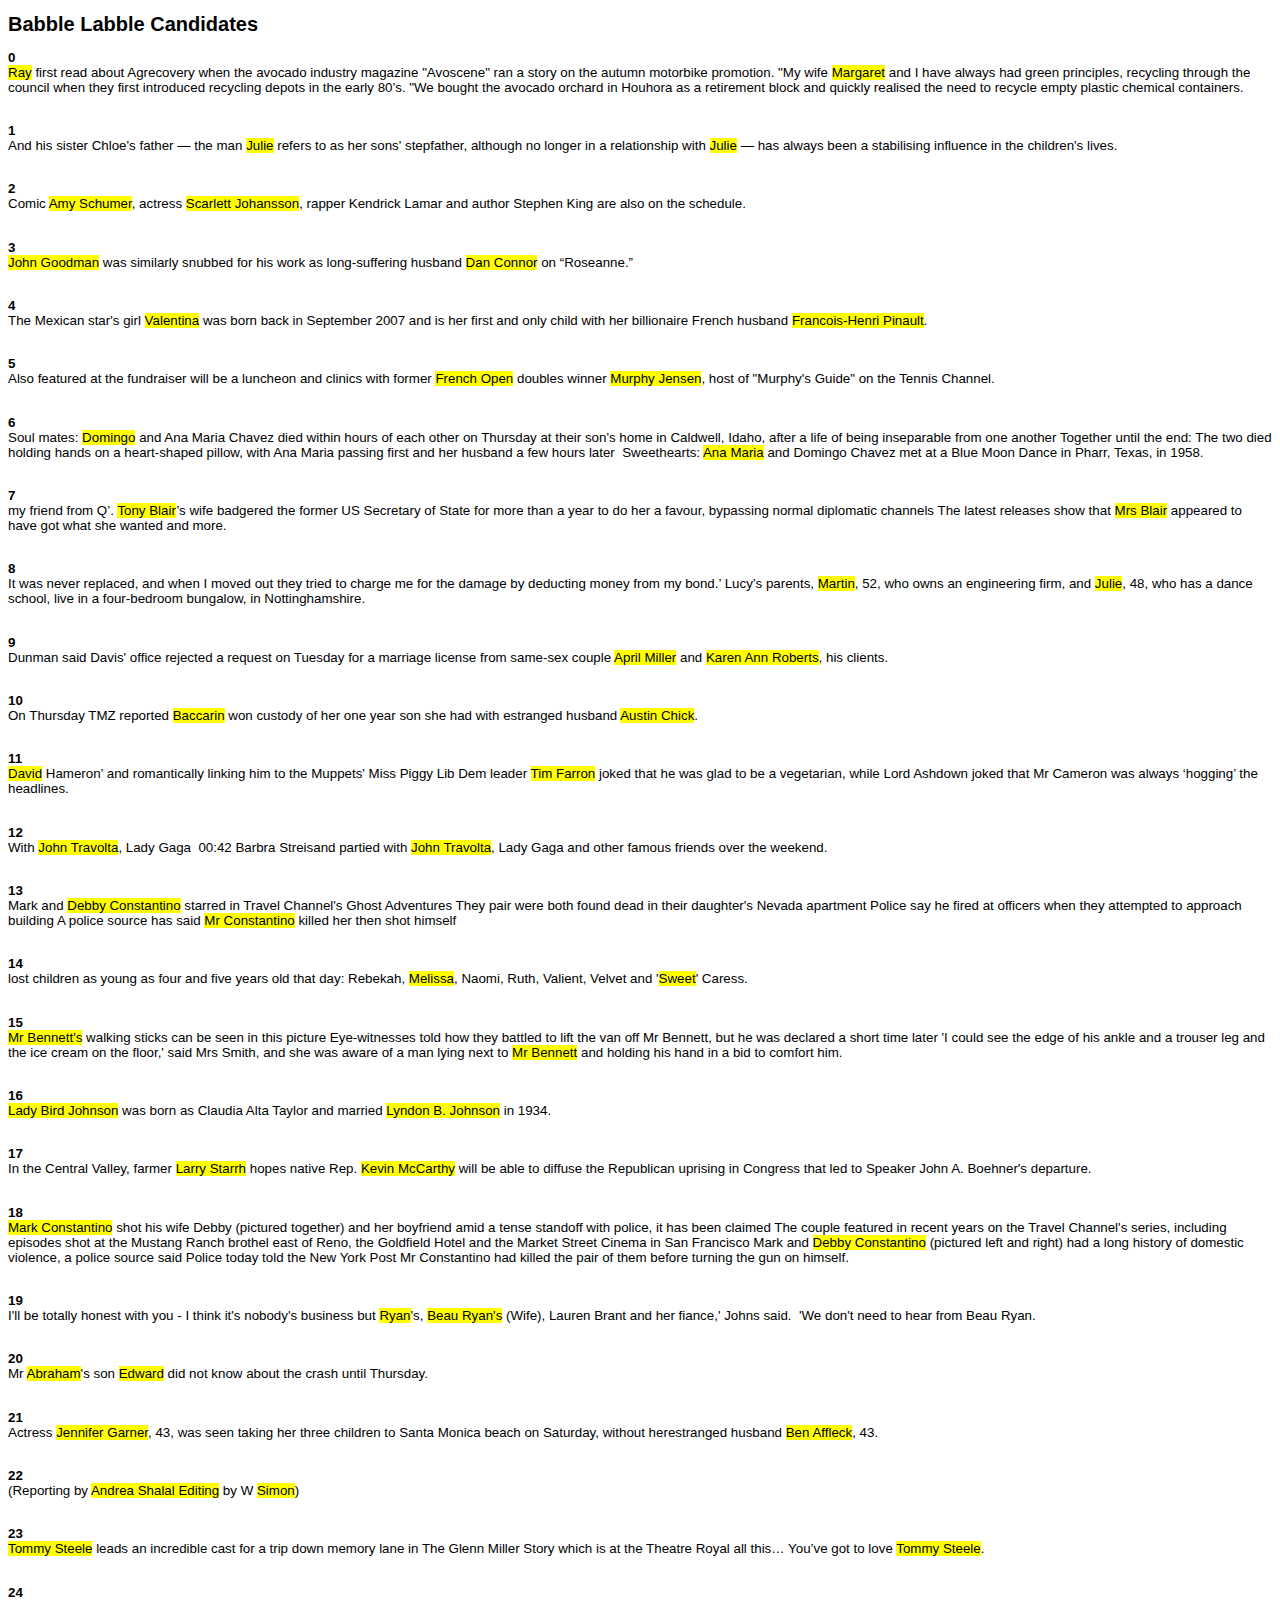
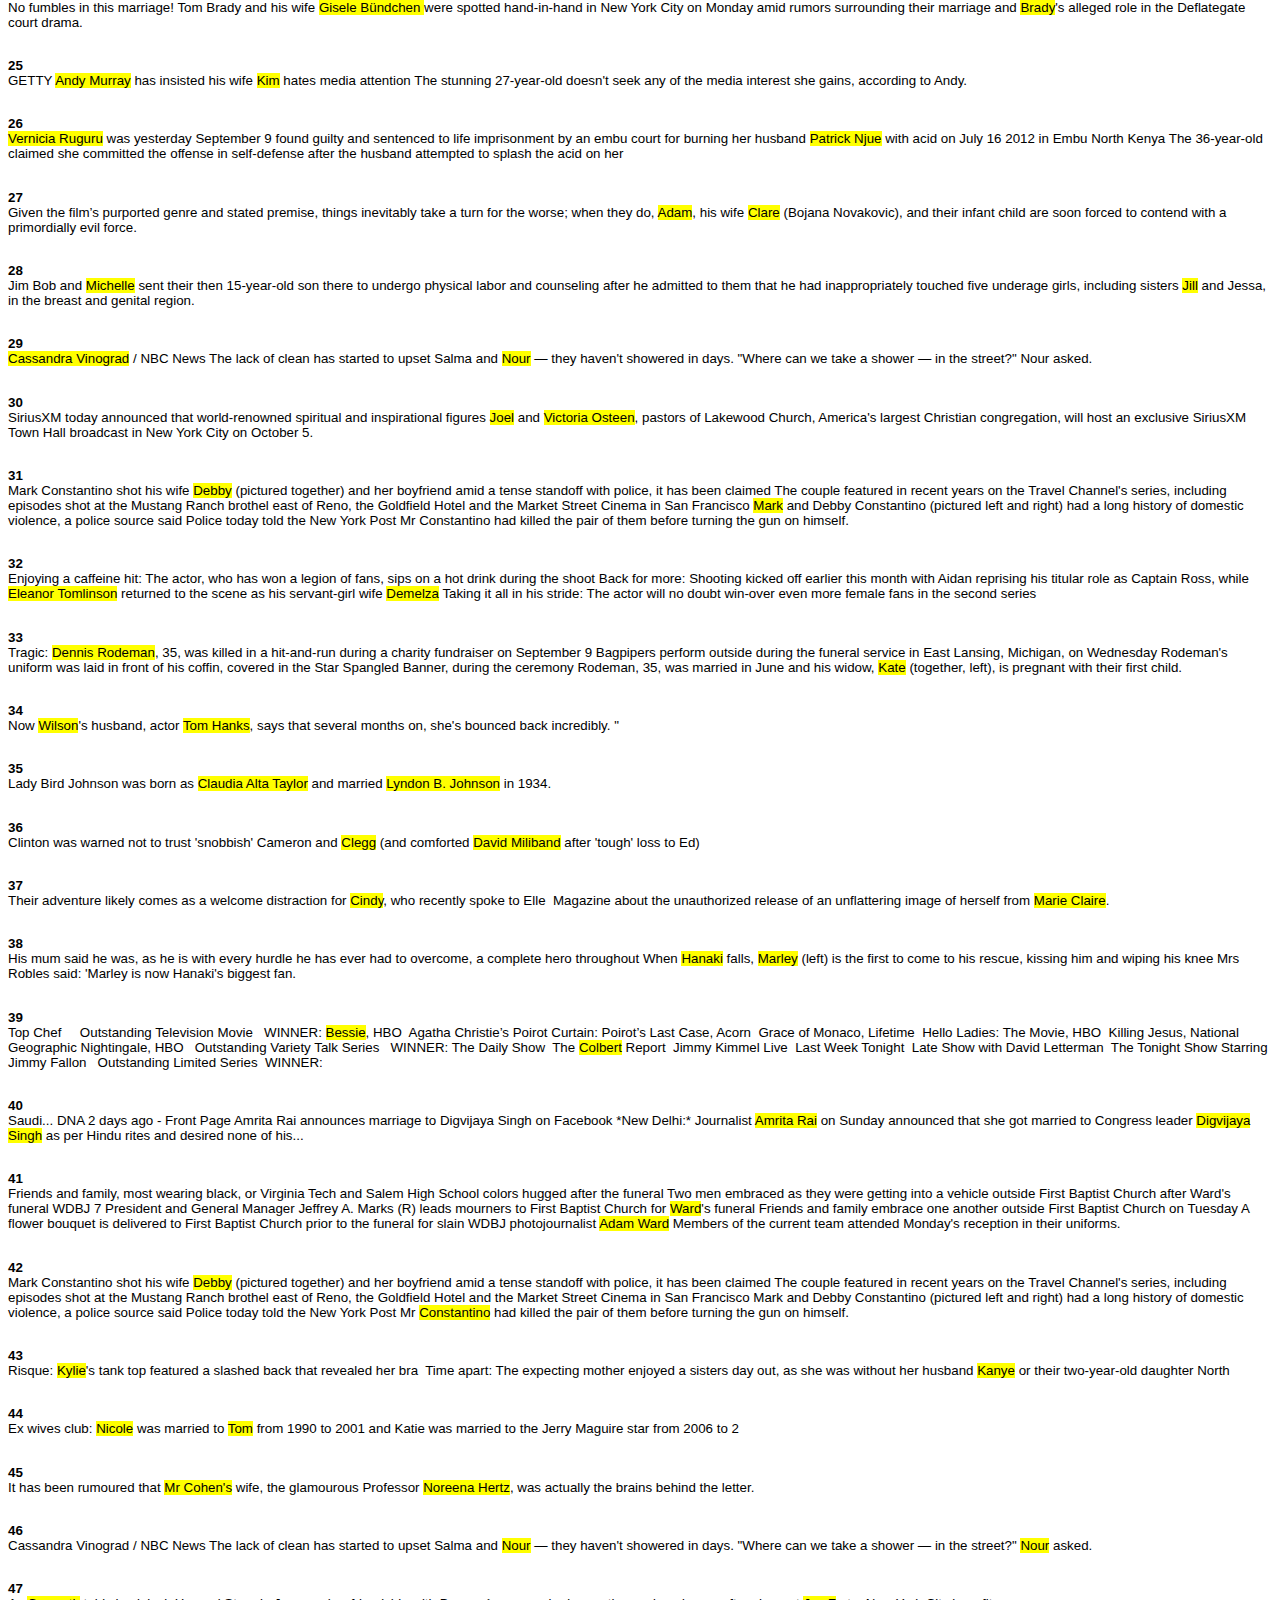
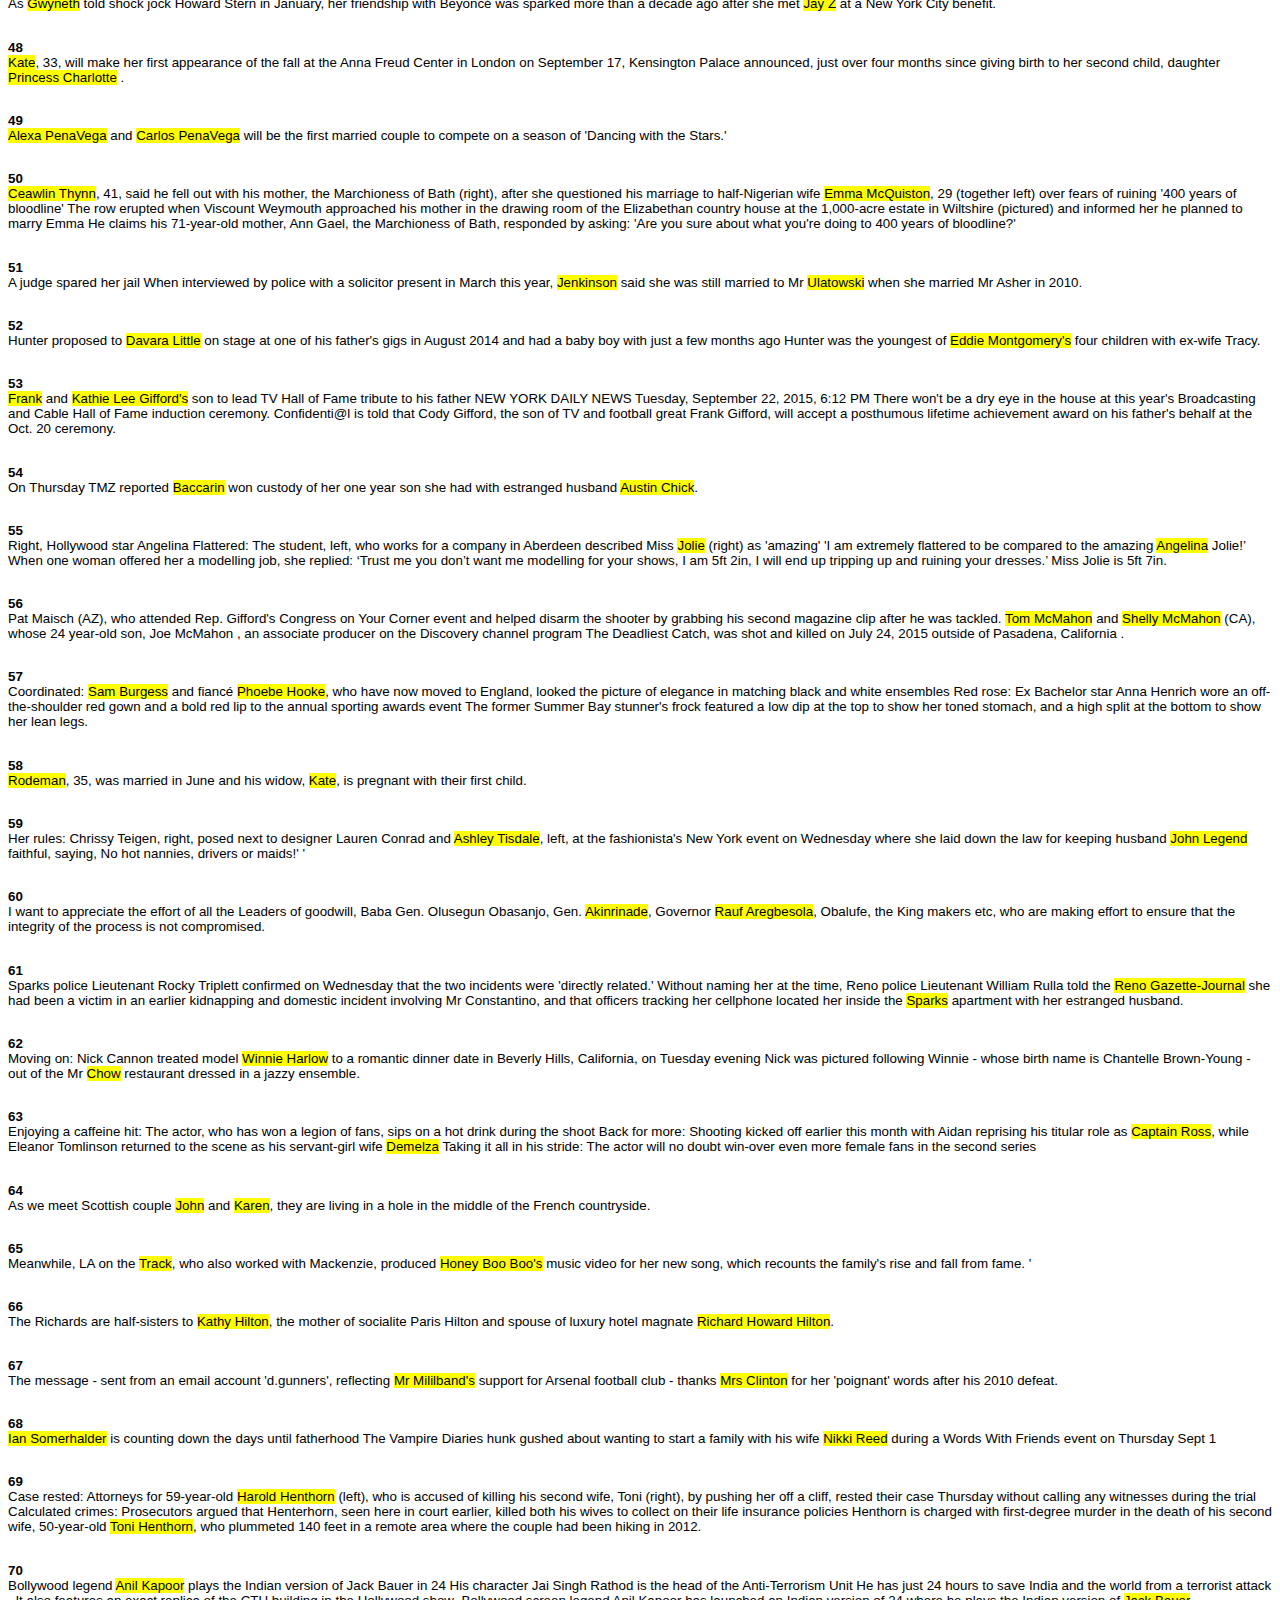
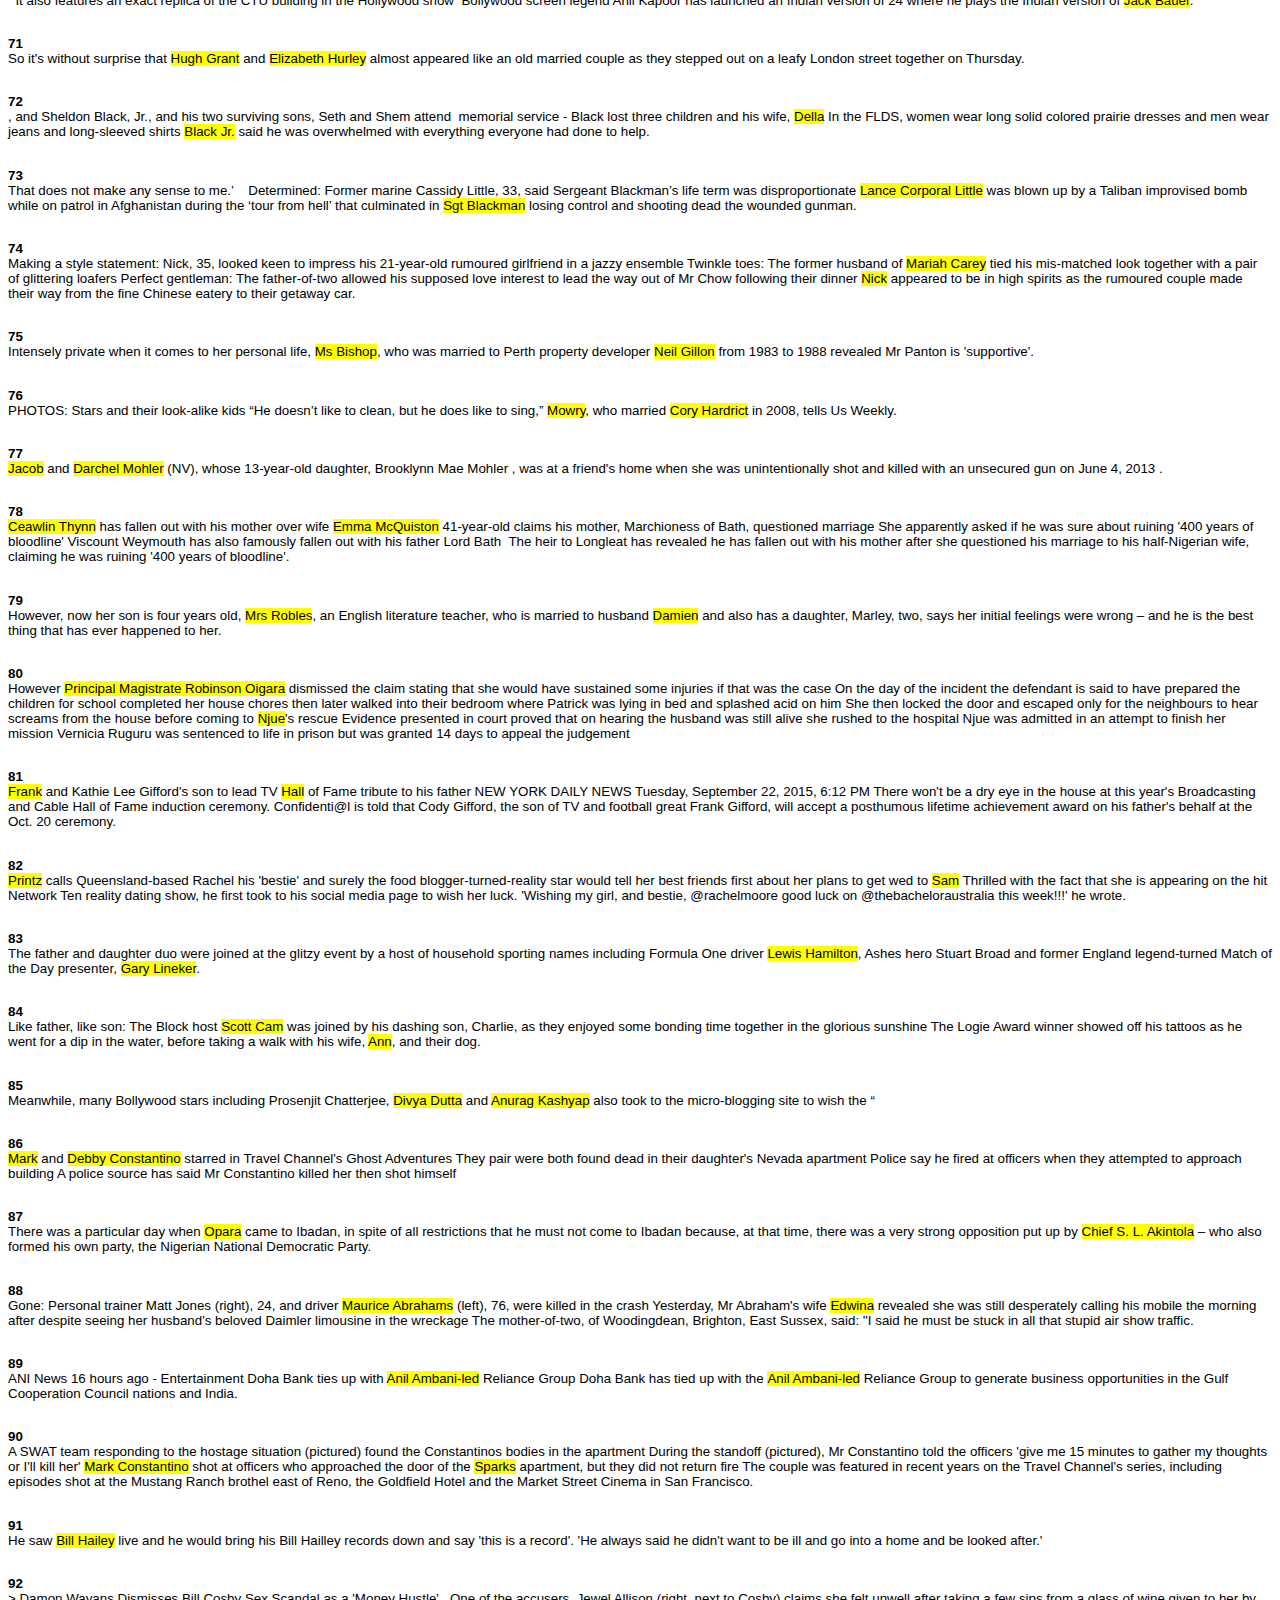
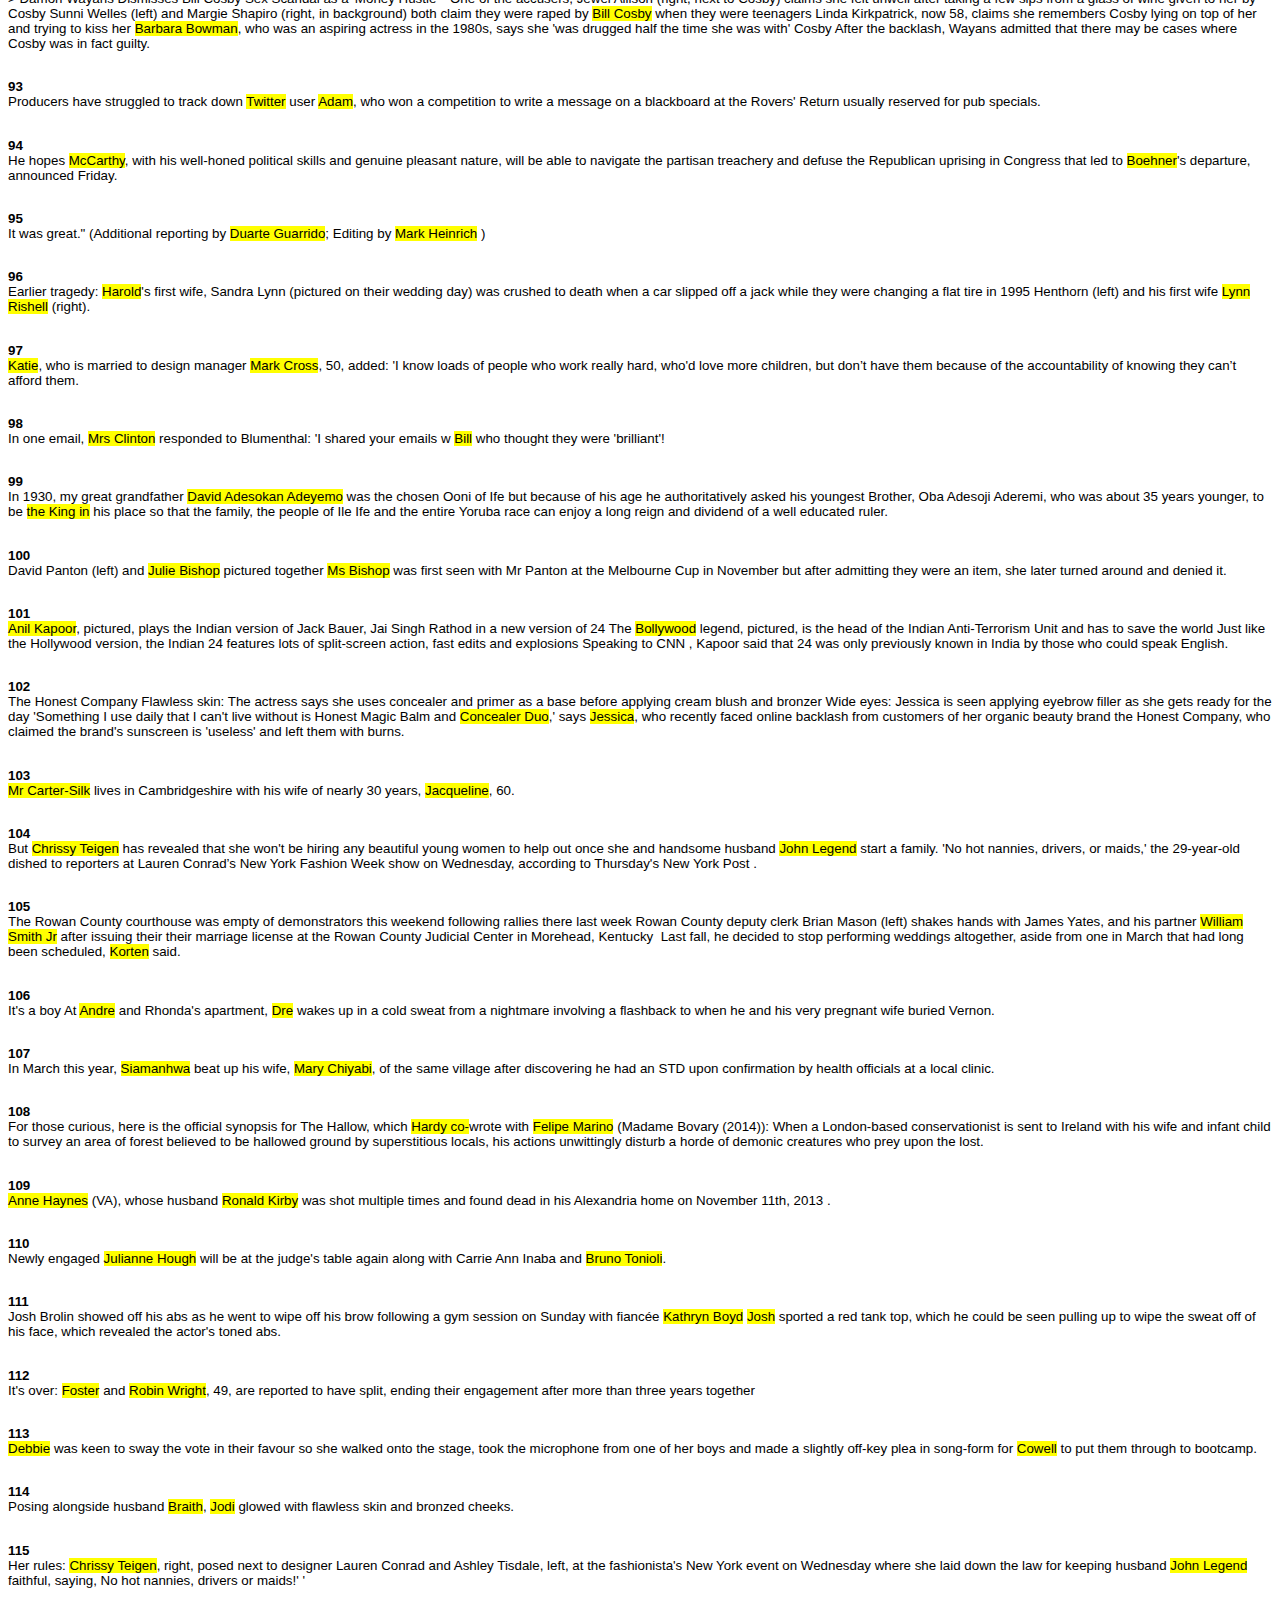
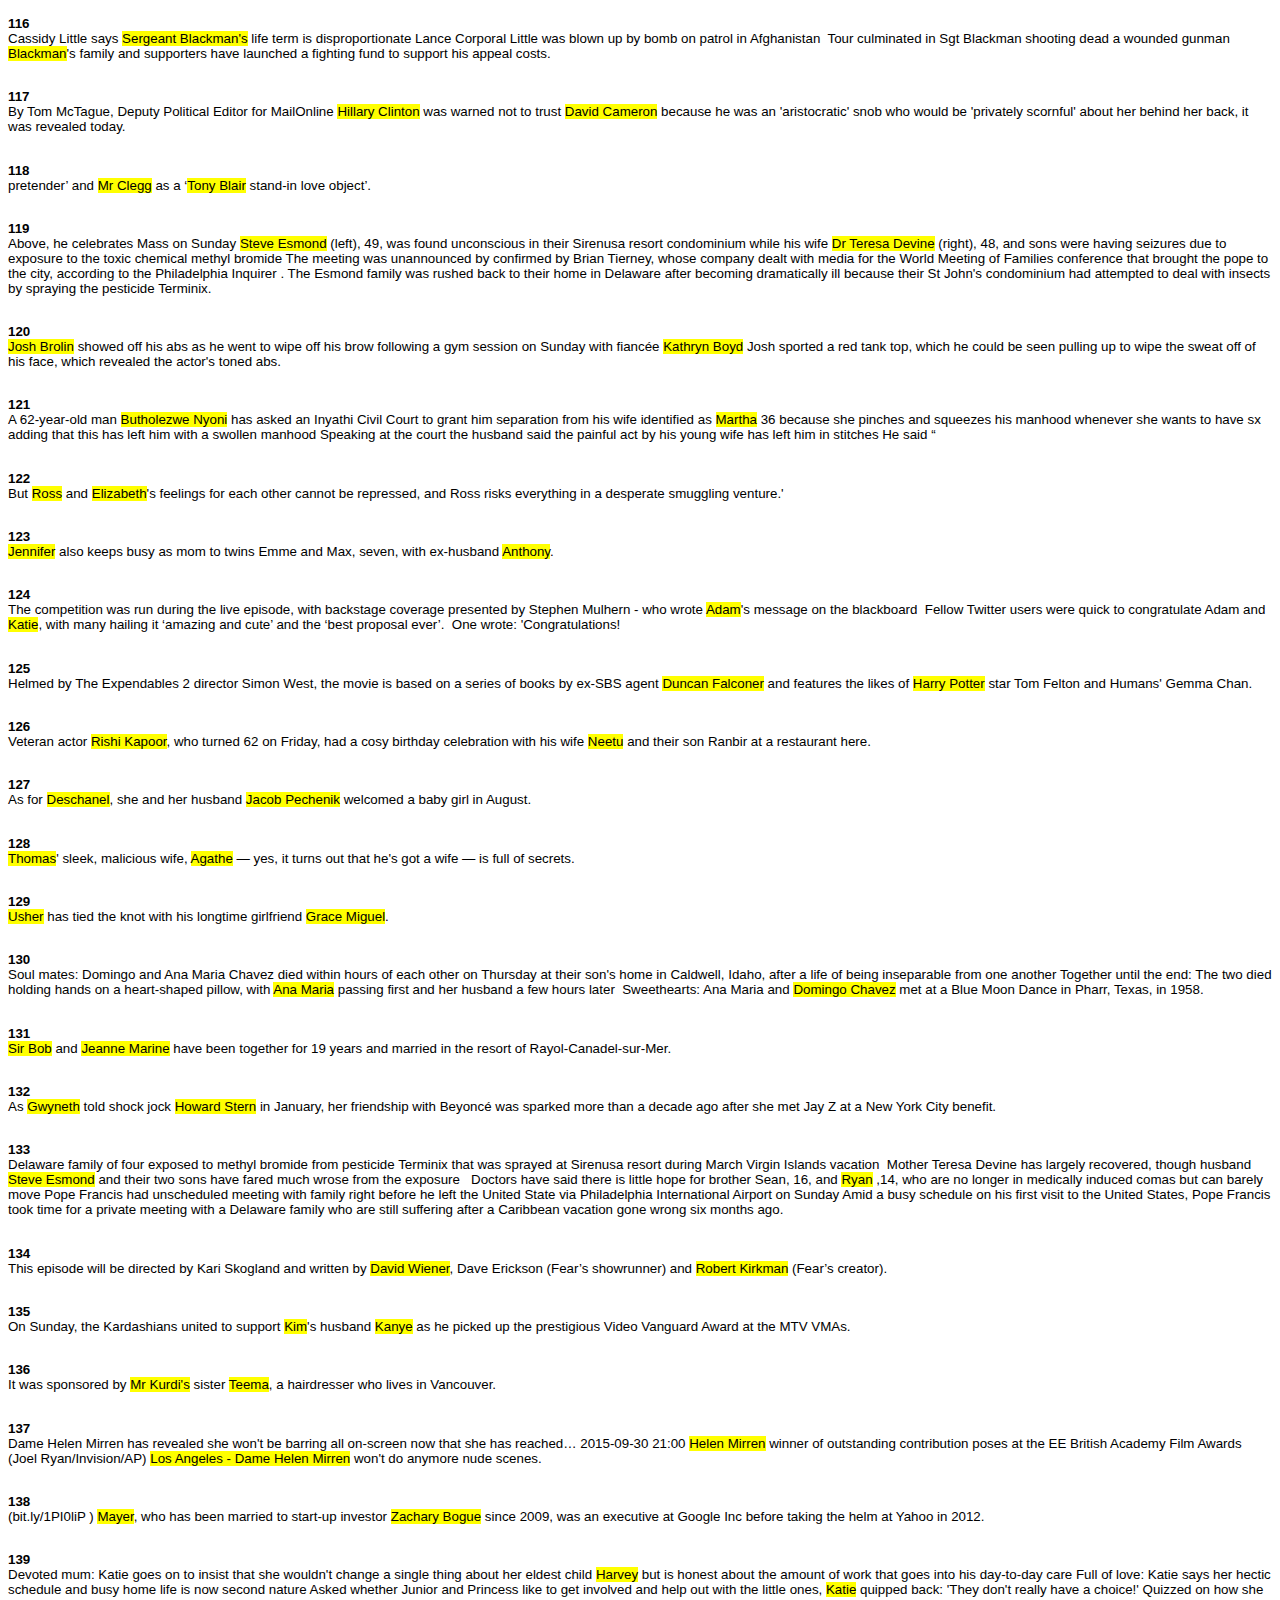
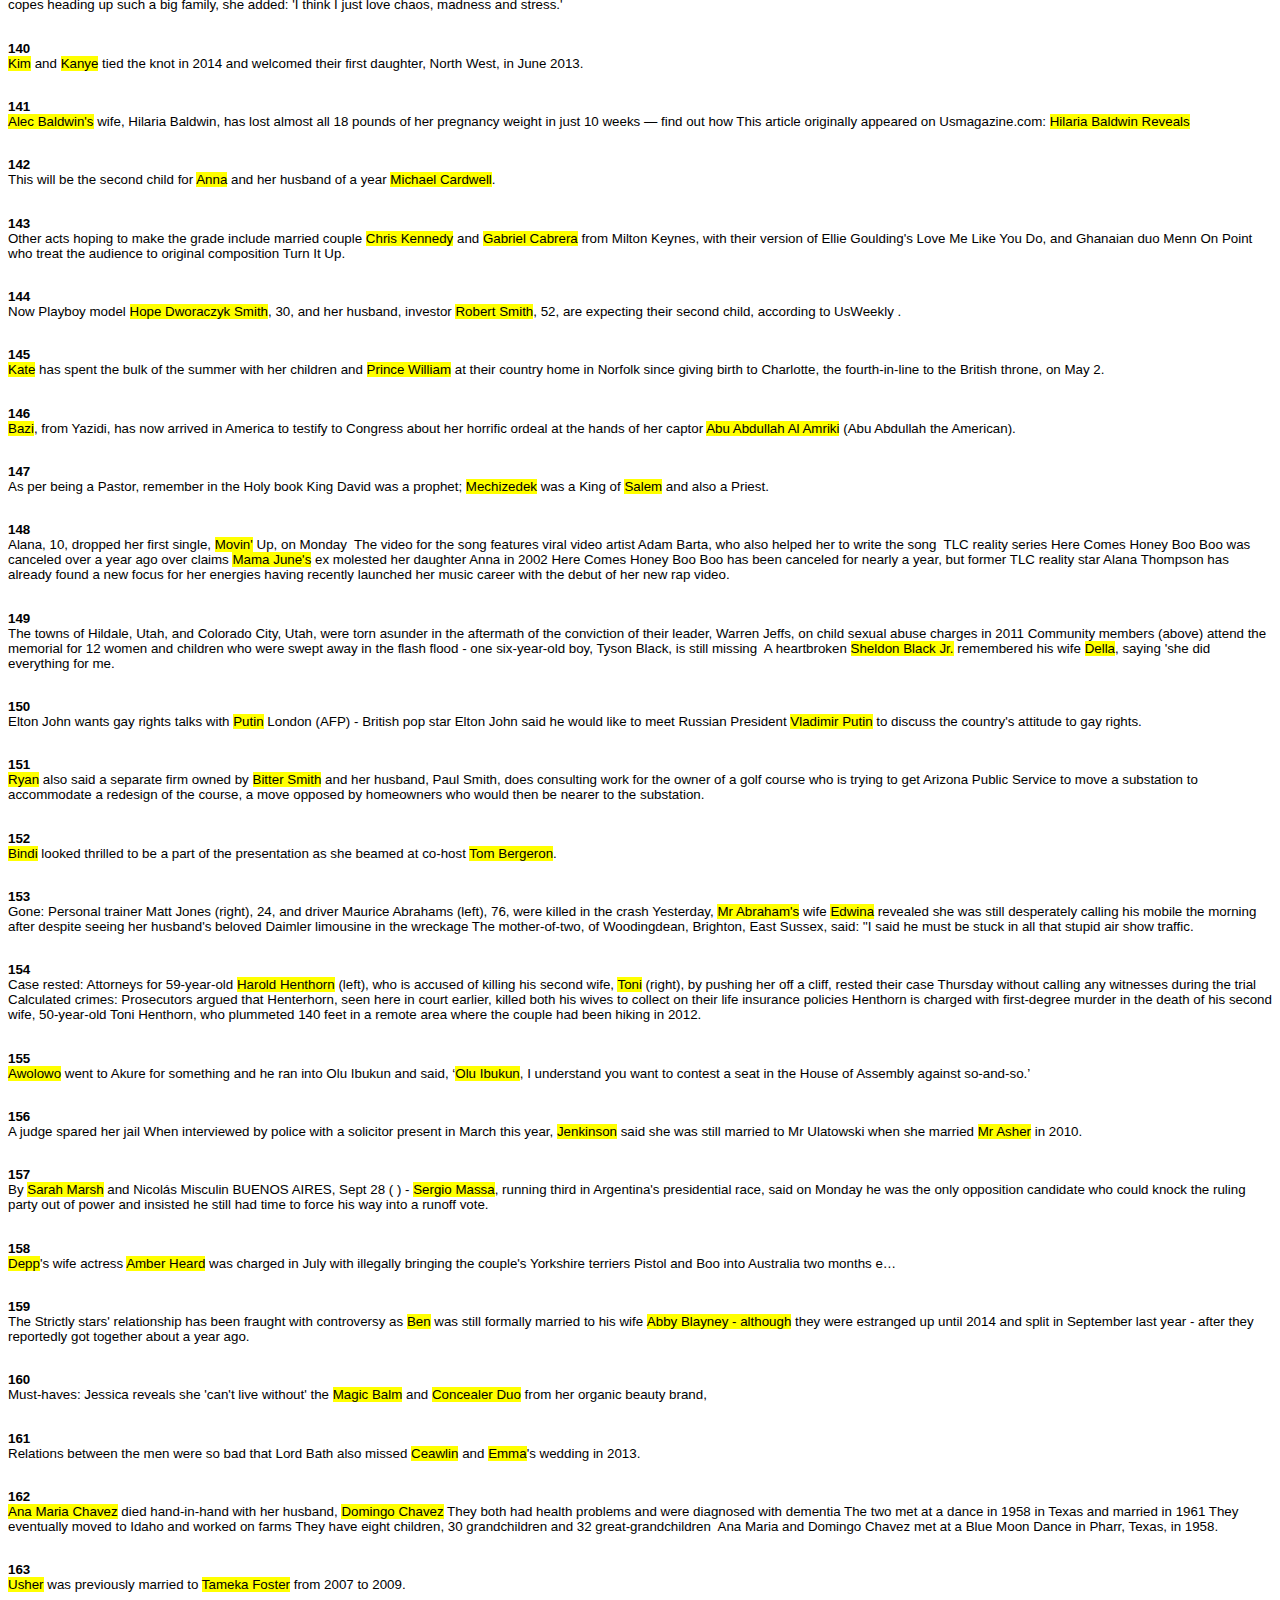
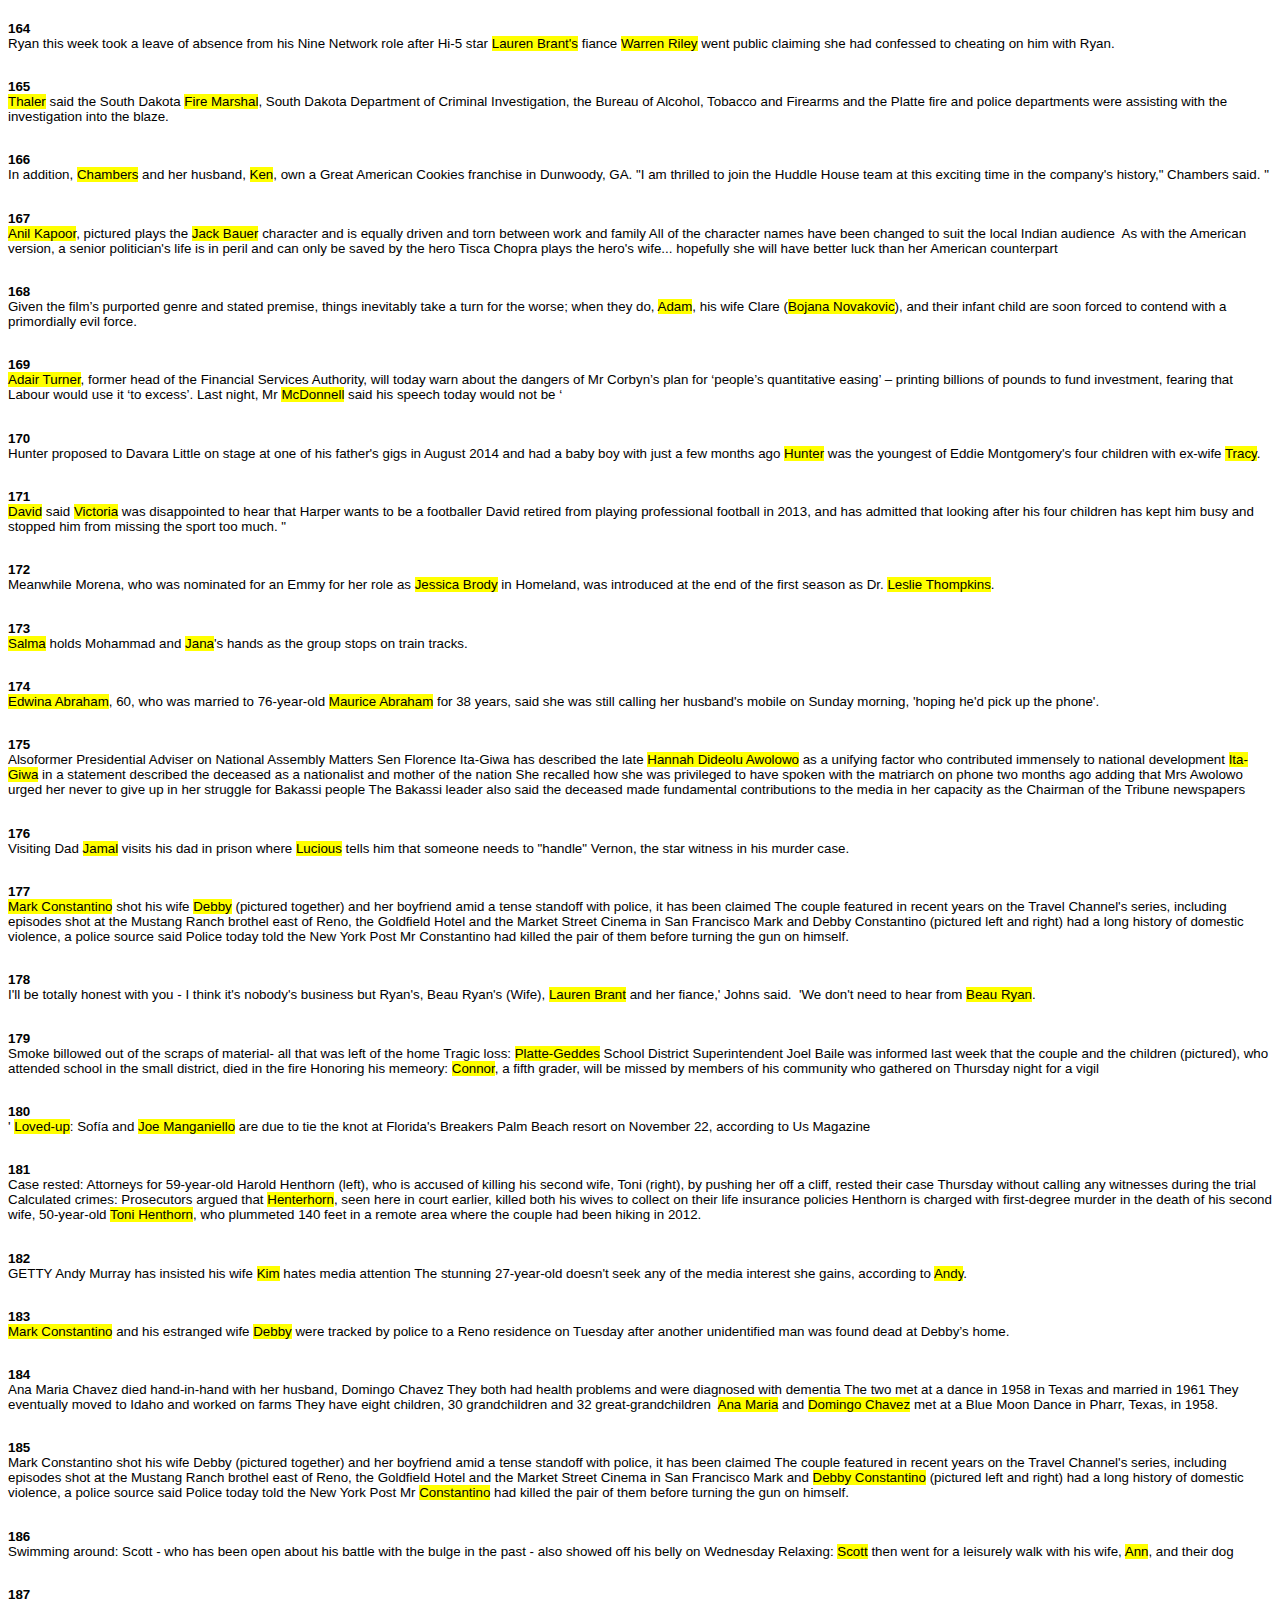
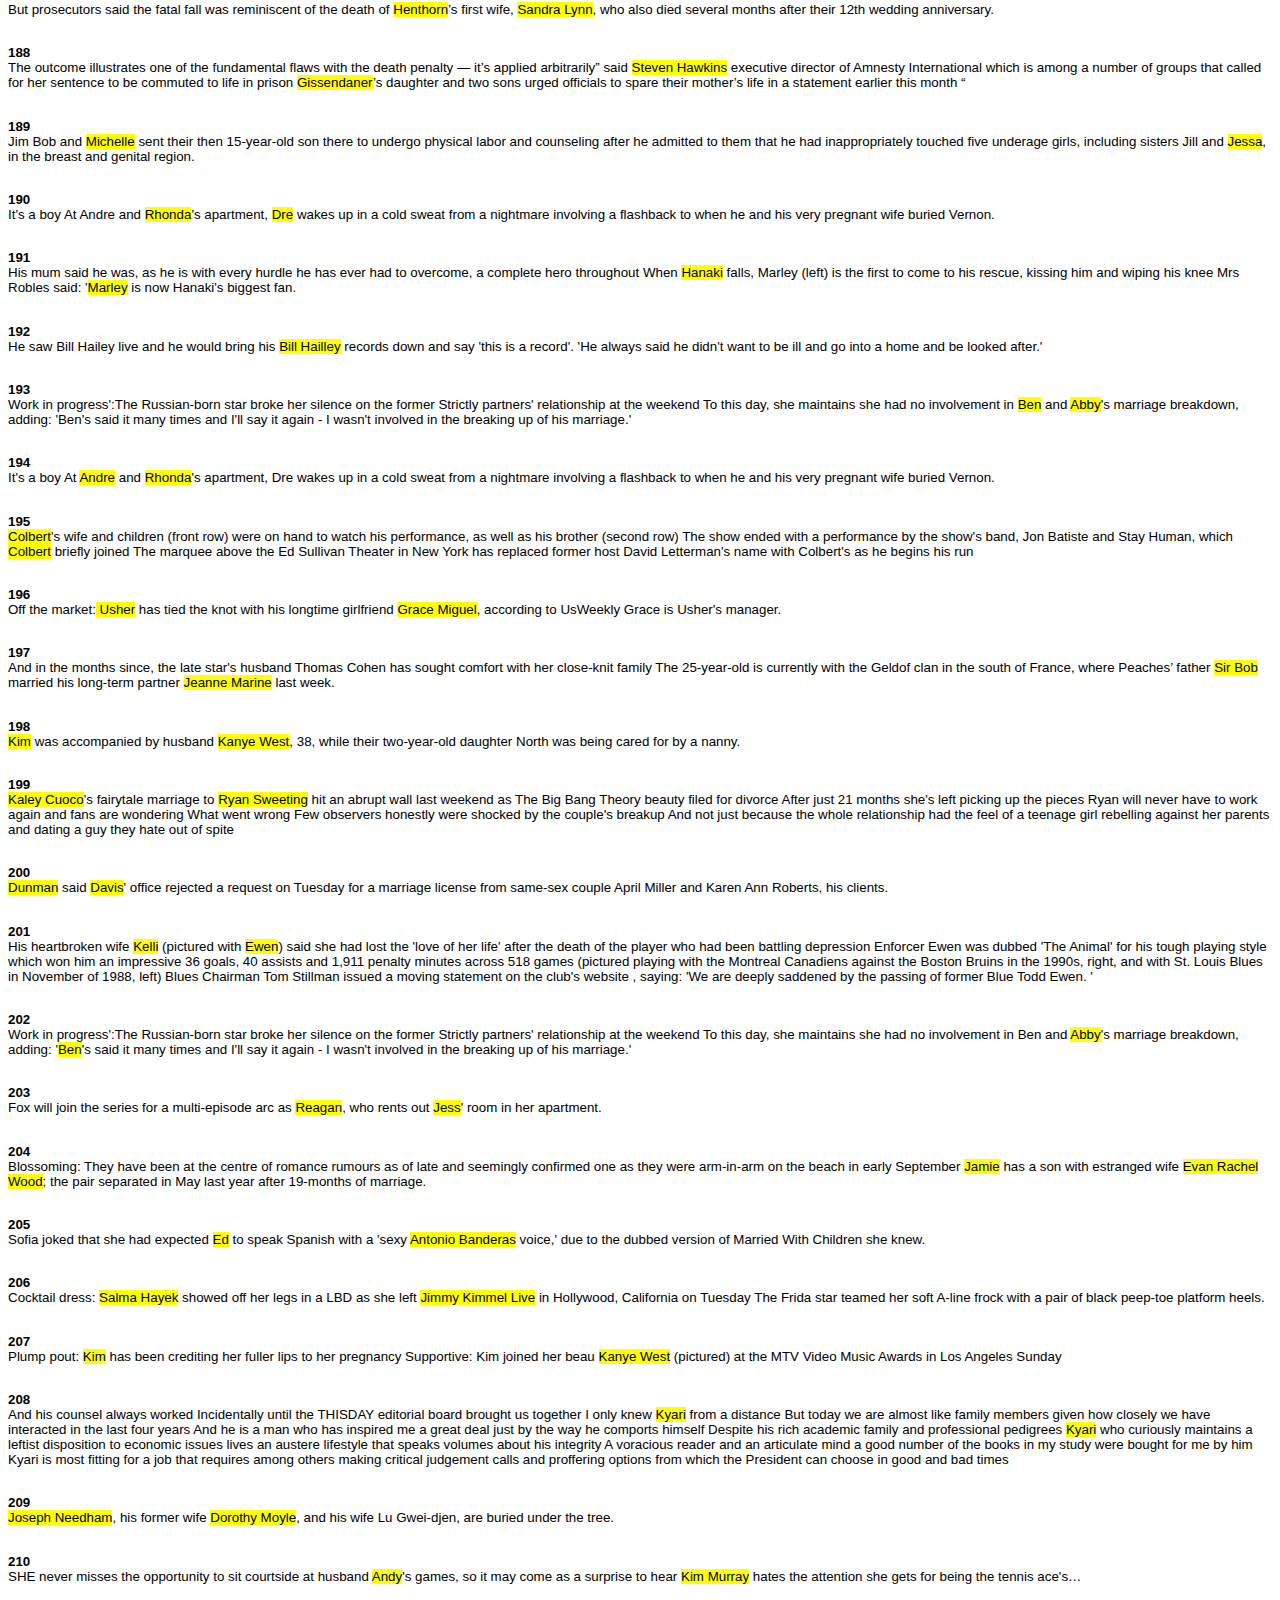
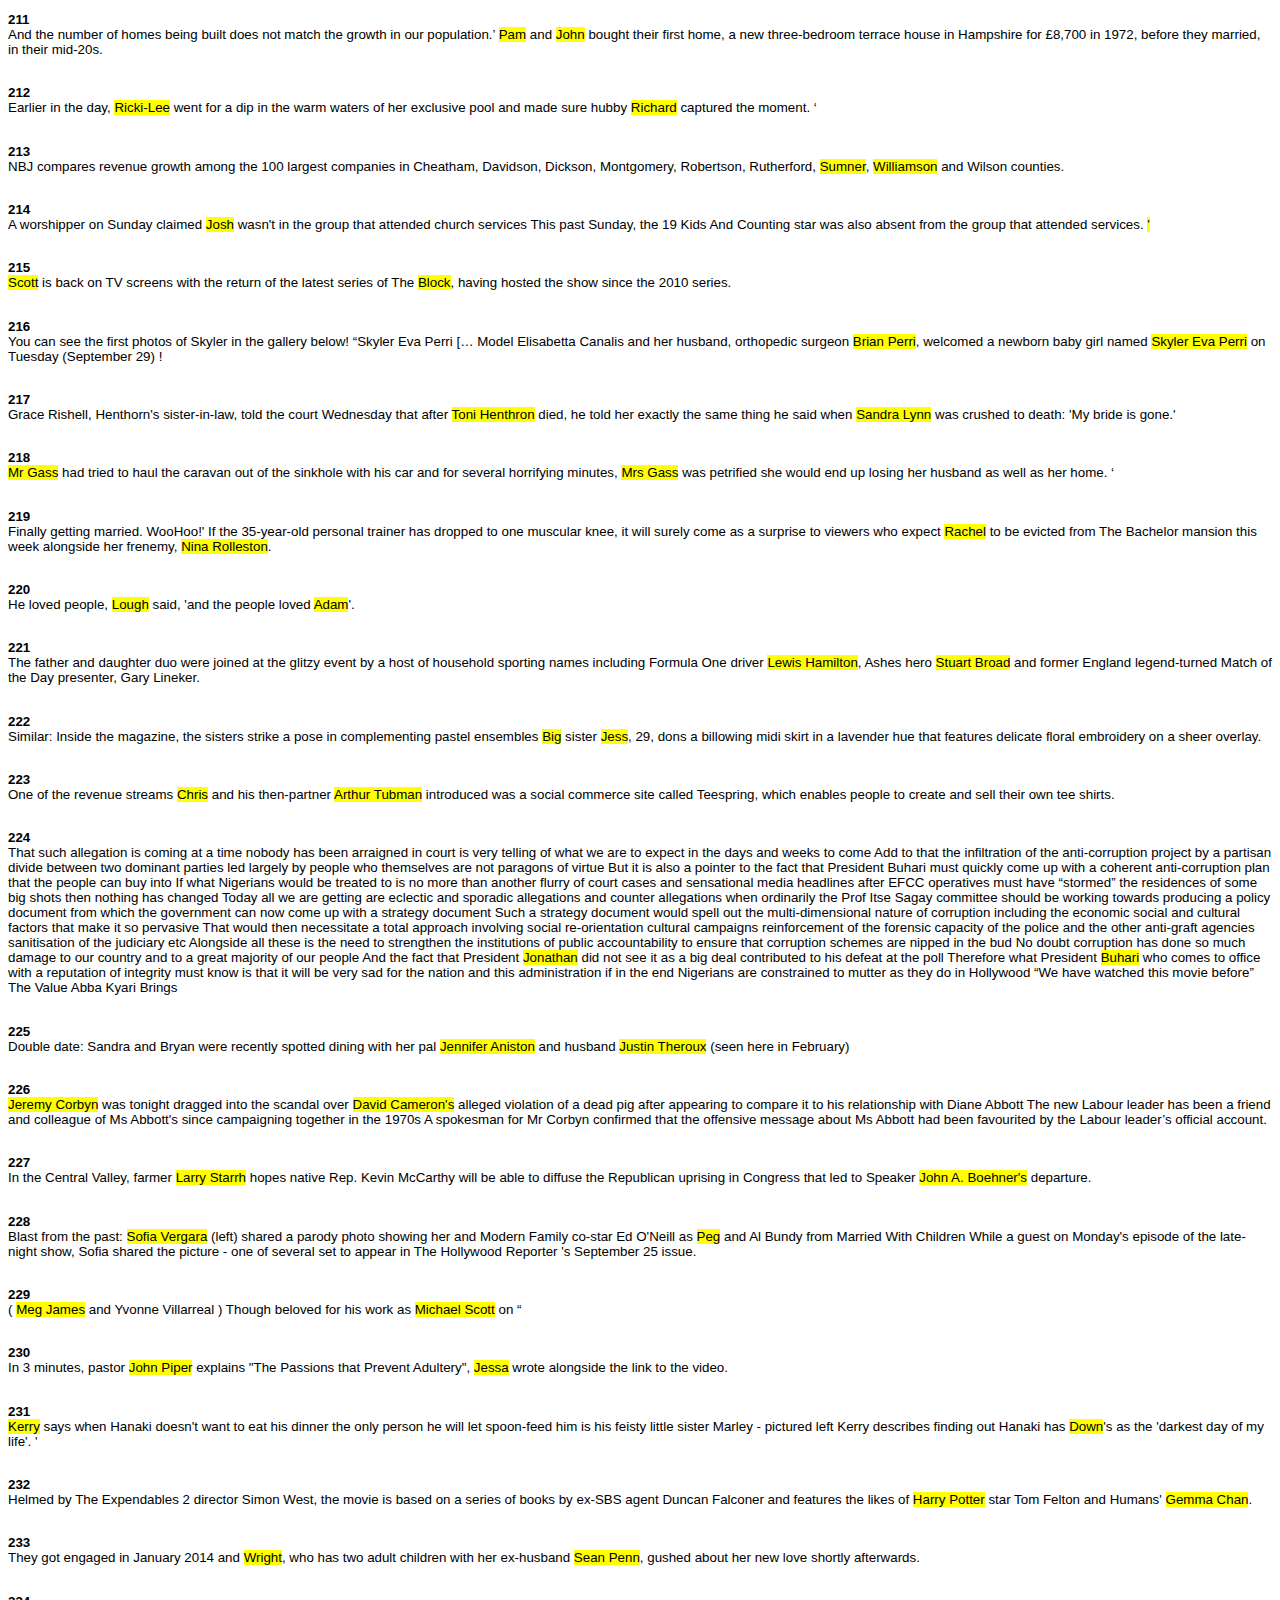
<file: babble.html>
<!DOCTYPE html>
        <html>
        <head>
            <title>Babble Labble Candidates</title>
            <meta charset="UTF-8" />
            
            <style type="text/css">
                * { font-family: Verdana, Arial, sans-serif; }
                body { background-color: #fff; cursor: default; }
                h1 { font-size: 15pt; }
                p { font-size: 10pt; }
            </style>
        </head>

        <body>
            <h1>Babble Labble Candidates</h1><p><b>0</b><br/><span style="background-color: rgb(255, 255, 0);">Ray</span> first read about Agrecovery when the avocado industry magazine "Avoscene" ran a story on the autumn motorbike promotion.   "My wife <span style="background-color: rgb(255, 255, 0);">Margaret</span> and I have always had green principles, recycling through the council when they first introduced recycling depots in the early 80’s.   "We bought the avocado orchard in Houhora as a retirement block and quickly realised the need to recycle empty plastic chemical containers.<br/><br/></p>
<p><b>1</b><br/>And his sister Chloe's father — the man <span style="background-color: rgb(255, 255, 0);">Julie</span> refers to as her sons' stepfather, although no longer in a relationship with <span style="background-color: rgb(255, 255, 0);">Julie</span> — has always been a stabilising influence in the children's lives.<br/><br/></p>
<p><b>2</b><br/>Comic <span style="background-color: rgb(255, 255, 0);">Amy Schumer</span>, actress <span style="background-color: rgb(255, 255, 0);">Scarlett Johansson</span>, rapper Kendrick Lamar and author Stephen King are also on the schedule.<br/><br/></p>
<p><b>3</b><br/><span style="background-color: rgb(255, 255, 0);">John Goodman</span> was similarly snubbed for his work as long-suffering husband <span style="background-color: rgb(255, 255, 0);">Dan Connor</span> on “Roseanne.”<br/><br/></p>
<p><b>4</b><br/>The Mexican star's girl <span style="background-color: rgb(255, 255, 0);">Valentina</span> was born back in September 2007 and is her first and only child with her billionaire French husband <span style="background-color: rgb(255, 255, 0);">Francois-Henri Pinault</span>.<br/><br/></p>
<p><b>5</b><br/>Also featured at the fundraiser will be a luncheon and clinics with former <span style="background-color: rgb(255, 255, 0);">French Open</span> doubles winner <span style="background-color: rgb(255, 255, 0);">Murphy Jensen</span>, host of "Murphy's Guide" on the Tennis Channel.<br/><br/></p>
<p><b>6</b><br/>Soul mates: <span style="background-color: rgb(255, 255, 0);">Domingo</span> and Ana Maria Chavez died within hours of each other on Thursday at their son's home in Caldwell, Idaho, after a life of being inseparable from one another      Together until the end: The two died holding hands on a heart-shaped pillow, with Ana Maria passing first and her husband a few hours later       Sweethearts: <span style="background-color: rgb(255, 255, 0);">Ana Maria</span> and Domingo Chavez met at a Blue Moon Dance in Pharr, Texas, in 1958.<br/><br/></p>
<p><b>7</b><br/>my friend from Q’.      <span style="background-color: rgb(255, 255, 0);">Tony Blair</span>’s wife badgered the former US Secretary of State for more than a year to do her a favour, bypassing normal diplomatic channels   The latest releases show that <span style="background-color: rgb(255, 255, 0);">Mrs Blair</span> appeared to have got what she wanted and more.<br/><br/></p>
<p><b>8</b><br/>It was never replaced, and when I moved out they tried to charge me for the damage by deducting money from my bond.’   Lucy’s parents, <span style="background-color: rgb(255, 255, 0);">Martin</span>, 52, who owns an engineering firm, and <span style="background-color: rgb(255, 255, 0);">Julie</span>, 48, who has a dance school, live in a four-bedroom bungalow, in Nottinghamshire.<br/><br/></p>
<p><b>9</b><br/>Dunman said Davis' office rejected a request on Tuesday for a marriage license from same-sex couple <span style="background-color: rgb(255, 255, 0);">April Miller</span> and <span style="background-color: rgb(255, 255, 0);">Karen Ann Roberts</span>, his clients.<br/><br/></p>
<p><b>10</b><br/>On Thursday TMZ reported <span style="background-color: rgb(255, 255, 0);">Baccarin</span> won custody of her one year son she had with estranged husband <span style="background-color: rgb(255, 255, 0);">Austin Chick</span>.<br/><br/></p>
<p><b>11</b><br/><span style="background-color: rgb(255, 255, 0);">David</span> Hameron’ and romantically linking him to the Muppets' Miss Piggy   Lib Dem leader <span style="background-color: rgb(255, 255, 0);">Tim Farron</span> joked that he was glad to be a vegetarian, while Lord Ashdown joked that Mr Cameron was always ‘hogging’ the headlines.<br/><br/></p>
<p><b>12</b><br/>With <span style="background-color: rgb(255, 255, 0);">John Travolta</span>, Lady Gaga  00:42 Barbra Streisand partied with <span style="background-color: rgb(255, 255, 0);">John Travolta</span>, Lady Gaga and other famous friends over the weekend.<br/><br/></p>
<p><b>13</b><br/>Mark and <span style="background-color: rgb(255, 255, 0);">Debby Constantino</span> starred in Travel Channel's Ghost Adventures They pair were both found dead in their daughter's Nevada apartment Police say he fired at officers when they attempted to approach building A police source has said <span style="background-color: rgb(255, 255, 0);">Mr Constantino</span> killed her then shot himself<br/><br/></p>
<p><b>14</b><br/>lost children as young as four and five years old that day: Rebekah, <span style="background-color: rgb(255, 255, 0);">Melissa</span>, Naomi, Ruth, Valient, Velvet and '<span style="background-color: rgb(255, 255, 0);">Sweet</span>' Caress.<br/><br/></p>
<p><b>15</b><br/><span style="background-color: rgb(255, 255, 0);">Mr Bennett's</span> walking sticks can be seen in this picture      Eye-witnesses told how they battled to lift the van off Mr Bennett, but he was declared a short time later   'I could see the edge of his ankle and a trouser leg and the ice cream on the floor,' said Mrs Smith, and she was aware of a man lying next to <span style="background-color: rgb(255, 255, 0);">Mr Bennett</span> and holding his hand in a bid to comfort him.<br/><br/></p>
<p><b>16</b><br/><span style="background-color: rgb(255, 255, 0);">Lady Bird Johnson</span> was born as Claudia Alta Taylor and married <span style="background-color: rgb(255, 255, 0);">Lyndon B. Johnson</span> in 1934.<br/><br/></p>
<p><b>17</b><br/>In the Central Valley, farmer <span style="background-color: rgb(255, 255, 0);">Larry Starrh</span> hopes native Rep. <span style="background-color: rgb(255, 255, 0);">Kevin McCarthy</span> will be able to diffuse the Republican uprising in Congress that led to Speaker John A. Boehner's departure.<br/><br/></p>
<p><b>18</b><br/><span style="background-color: rgb(255, 255, 0);">Mark Constantino</span> shot his wife Debby (pictured together) and her boyfriend amid a tense standoff with police, it has been claimed    The couple featured in recent years on the Travel Channel's series, including episodes shot at the Mustang Ranch brothel east of Reno, the Goldfield Hotel and the Market Street Cinema in San Francisco     Mark and <span style="background-color: rgb(255, 255, 0);">Debby Constantino</span> (pictured left and right) had a long history of domestic violence, a police source said   Police today told the New York Post Mr Constantino had killed the pair of them before turning the gun on himself.<br/><br/></p>
<p><b>19</b><br/>I'll be totally honest with you - I think it's nobody's business but <span style="background-color: rgb(255, 255, 0);">Ryan</span>'s, <span style="background-color: rgb(255, 255, 0);">Beau Ryan's</span> (Wife), Lauren Brant and her fiance,' Johns said.    'We don't need to hear from Beau Ryan.<br/><br/></p>
<p><b>20</b><br/>Mr <span style="background-color: rgb(255, 255, 0);">Abraham</span>'s son <span style="background-color: rgb(255, 255, 0);">Edward</span> did not know about the crash until Thursday.<br/><br/></p>
<p><b>21</b><br/>Actress <span style="background-color: rgb(255, 255, 0);">Jennifer Garner</span>, 43, was seen taking her three children to Santa Monica beach on Saturday, without herestranged husband <span style="background-color: rgb(255, 255, 0);">Ben Affleck</span>, 43.<br/><br/></p>
<p><b>22</b><br/>(Reporting by <span style="background-color: rgb(255, 255, 0);">Andrea Shalal Editing</span> by W <span style="background-color: rgb(255, 255, 0);">Simon</span>)<br/><br/></p>
<p><b>23</b><br/><span style="background-color: rgb(255, 255, 0);">Tommy Steele</span> leads an incredible cast for a trip down memory lane in The Glenn Miller Story which is at the Theatre Royal all this…   You’ve got to love <span style="background-color: rgb(255, 255, 0);">Tommy Steele</span>.<br/><br/></p>
<p><b>24</b><br/>No fumbles in this marriage!   Tom Brady and his wife <span style="background-color: rgb(255, 255, 0);">Gisele Bündchen </span>were spotted hand-in-hand in New York City on Monday amid rumors surrounding their marriage and <span style="background-color: rgb(255, 255, 0);">Brady</span>'s alleged role in the Deflategate court drama.<br/><br/></p>
<p><b>25</b><br/>GETTY   <span style="background-color: rgb(255, 255, 0);">Andy Murray</span> has insisted his wife <span style="background-color: rgb(255, 255, 0);">Kim</span> hates media attention   The stunning 27-year-old doesn't seek any of the media interest she gains, according to Andy.<br/><br/></p>
<p><b>26</b><br/><span style="background-color: rgb(255, 255, 0);">Vernicia Ruguru</span> was yesterday September 9 found guilty and sentenced to life imprisonment by an embu court for burning her husband <span style="background-color: rgb(255, 255, 0);">Patrick Njue</span> with acid on July 16 2012 in Embu North Kenya   The 36-year-old claimed she committed the offense in self-defense after the husband attempted to splash the acid on her<br/><br/></p>
<p><b>27</b><br/>Given the film’s purported genre and stated premise, things inevitably take a turn for the worse; when they do, <span style="background-color: rgb(255, 255, 0);">Adam</span>, his wife <span style="background-color: rgb(255, 255, 0);">Clare</span> (Bojana Novakovic), and their infant child are soon forced to contend with a primordially evil force.<br/><br/></p>
<p><b>28</b><br/>Jim Bob and <span style="background-color: rgb(255, 255, 0);">Michelle</span> sent their then 15-year-old son there to undergo physical labor and counseling after he admitted to them that he had inappropriately touched five  underage girls, including sisters <span style="background-color: rgb(255, 255, 0);">Jill</span> and Jessa, in the breast and genital region.<br/><br/></p>
<p><b>29</b><br/><span style="background-color: rgb(255, 255, 0);">Cassandra Vinograd</span> / NBC News   The lack of clean has started to upset Salma and <span style="background-color: rgb(255, 255, 0);">Nour</span> — they haven't showered in days.   "Where can we take a shower — in the street?" Nour asked.<br/><br/></p>
<p><b>30</b><br/>SiriusXM today announced that world-renowned spiritual and inspirational figures <span style="background-color: rgb(255, 255, 0);">Joel</span> and <span style="background-color: rgb(255, 255, 0);">Victoria Osteen</span>, pastors of Lakewood Church, America's largest Christian congregation, will host an exclusive SiriusXM Town Hall broadcast in New York City on October 5.<br/><br/></p>
<p><b>31</b><br/>Mark Constantino shot his wife <span style="background-color: rgb(255, 255, 0);">Debby</span> (pictured together) and her boyfriend amid a tense standoff with police, it has been claimed    The couple featured in recent years on the Travel Channel's series, including episodes shot at the Mustang Ranch brothel east of Reno, the Goldfield Hotel and the Market Street Cinema in San Francisco     <span style="background-color: rgb(255, 255, 0);">Mark</span> and Debby Constantino (pictured left and right) had a long history of domestic violence, a police source said   Police today told the New York Post Mr Constantino had killed the pair of them before turning the gun on himself.<br/><br/></p>
<p><b>32</b><br/>Enjoying a caffeine hit: The actor, who has won a legion of fans, sips on a hot drink during the shoot      Back for more: Shooting kicked off earlier this month with Aidan reprising his titular role as Captain Ross, while <span style="background-color: rgb(255, 255, 0);">Eleanor Tomlinson</span> returned to the scene as his servant-girl wife <span style="background-color: rgb(255, 255, 0);">Demelza</span>      Taking it all in his stride: The actor will no doubt win-over even more female fans in the second series<br/><br/></p>
<p><b>33</b><br/>Tragic: <span style="background-color: rgb(255, 255, 0);">Dennis Rodeman</span>, 35, was killed in a hit-and-run during a charity fundraiser on September 9      Bagpipers perform outside during the funeral service in East Lansing, Michigan, on Wednesday      Rodeman's uniform was laid in front of his coffin, covered in the Star Spangled Banner, during the ceremony     Rodeman, 35, was married in June and his widow, <span style="background-color: rgb(255, 255, 0);">Kate</span> (together, left), is pregnant with their first child.<br/><br/></p>
<p><b>34</b><br/>Now <span style="background-color: rgb(255, 255, 0);">Wilson</span>'s husband, actor <span style="background-color: rgb(255, 255, 0);">Tom Hanks</span>, says that several months on, she's bounced back incredibly. "<br/><br/></p>
<p><b>35</b><br/>Lady Bird Johnson was born as <span style="background-color: rgb(255, 255, 0);">Claudia Alta Taylor</span> and married <span style="background-color: rgb(255, 255, 0);">Lyndon B. Johnson</span> in 1934.<br/><br/></p>
<p><b>36</b><br/>Clinton was warned not to trust 'snobbish' Cameron and <span style="background-color: rgb(255, 255, 0);">Clegg</span> (and comforted <span style="background-color: rgb(255, 255, 0);">David Miliband</span> after 'tough' loss to Ed)<br/><br/></p>
<p><b>37</b><br/>Their adventure likely comes as a welcome distraction for <span style="background-color: rgb(255, 255, 0);">Cindy</span>, who recently spoke  to Elle  Magazine about the unauthorized release of an unflattering image of herself from <span style="background-color: rgb(255, 255, 0);">Marie Claire</span>.<br/><br/></p>
<p><b>38</b><br/>His mum said he was, as he is with every hurdle he has ever had to overcome, a complete hero throughout      When <span style="background-color: rgb(255, 255, 0);">Hanaki</span> falls, <span style="background-color: rgb(255, 255, 0);">Marley</span> (left) is the first to come to his rescue, kissing him and wiping his knee   Mrs Robles said: 'Marley is now Hanaki's biggest fan.<br/><br/></p>
<p><b>39</b><br/>Top Chef         Outstanding Television Movie     WINNER: <span style="background-color: rgb(255, 255, 0);">Bessie</span>, HBO    Agatha Christie’s Poirot Curtain: Poirot’s Last Case, Acorn    Grace of Monaco, Lifetime    Hello Ladies: The Movie, HBO    Killing Jesus, National Geographic Nightingale, HBO       Outstanding Variety Talk Series     WINNER: The Daily Show    The <span style="background-color: rgb(255, 255, 0);">Colbert</span> Report    Jimmy Kimmel Live    Last Week Tonight    Late Show with David Letterman    The Tonight Show Starring Jimmy Fallon       Outstanding Limited Series    WINNER:<br/><br/></p>
<p><b>40</b><br/>Saudi...  DNA 2 days ago - Front Page Amrita Rai announces marriage to Digvijaya Singh on Facebook *New Delhi:* Journalist <span style="background-color: rgb(255, 255, 0);">Amrita Rai</span> on Sunday announced that she got married to Congress leader <span style="background-color: rgb(255, 255, 0);">Digvijaya Singh</span> as per Hindu rites and desired none of his...<br/><br/></p>
<p><b>41</b><br/>Friends and family, most wearing black, or Virginia Tech and Salem High School colors hugged after the funeral      Two men embraced as they were getting into a vehicle outside First Baptist Church after Ward's funeral      WDBJ 7 President and General Manager Jeffrey A. Marks (R) leads mourners to First Baptist Church for <span style="background-color: rgb(255, 255, 0);">Ward</span>'s funeral      Friends and family embrace one another outside First Baptist Church on Tuesday      A flower bouquet is delivered to First Baptist Church prior to the funeral for slain WDBJ photojournalist <span style="background-color: rgb(255, 255, 0);">Adam Ward</span>   Members of the current team attended Monday's reception in their uniforms.<br/><br/></p>
<p><b>42</b><br/>Mark Constantino shot his wife <span style="background-color: rgb(255, 255, 0);">Debby</span> (pictured together) and her boyfriend amid a tense standoff with police, it has been claimed    The couple featured in recent years on the Travel Channel's series, including episodes shot at the Mustang Ranch brothel east of Reno, the Goldfield Hotel and the Market Street Cinema in San Francisco     Mark and Debby Constantino (pictured left and right) had a long history of domestic violence, a police source said   Police today told the New York Post Mr <span style="background-color: rgb(255, 255, 0);">Constantino</span> had killed the pair of them before turning the gun on himself.<br/><br/></p>
<p><b>43</b><br/>Risque: <span style="background-color: rgb(255, 255, 0);">Kylie</span>'s tank top featured a slashed back that revealed her bra       Time apart: The expecting mother enjoyed a sisters day out, as she was without her husband <span style="background-color: rgb(255, 255, 0);">Kanye</span> or their two-year-old daughter North<br/><br/></p>
<p><b>44</b><br/>Ex wives club: <span style="background-color: rgb(255, 255, 0);">Nicole</span> was married to <span style="background-color: rgb(255, 255, 0);">Tom</span> from 1990 to 2001 and Katie was married to the Jerry Maguire star from 2006 to 2<br/><br/></p>
<p><b>45</b><br/>It has been rumoured that <span style="background-color: rgb(255, 255, 0);">Mr Cohen's</span> wife, the glamourous Professor <span style="background-color: rgb(255, 255, 0);">Noreena Hertz</span>, was actually the brains behind the letter.<br/><br/></p>
<p><b>46</b><br/>Cassandra Vinograd / NBC News   The lack of clean has started to upset Salma and <span style="background-color: rgb(255, 255, 0);">Nour</span> — they haven't showered in days.   "Where can we take a shower — in the street?" <span style="background-color: rgb(255, 255, 0);">Nour</span> asked.<br/><br/></p>
<p><b>47</b><br/>As <span style="background-color: rgb(255, 255, 0);">Gwyneth</span> told shock jock Howard Stern in January, her friendship with Beyoncé was sparked more than a decade ago after she met <span style="background-color: rgb(255, 255, 0);">Jay Z</span> at a New York City benefit.<br/><br/></p>
<p><b>48</b><br/><span style="background-color: rgb(255, 255, 0);">Kate</span>, 33, will make her first appearance of the fall at the Anna Freud Center in London on September 17, Kensington Palace announced, just over four months since giving birth to her second child, daughter <span style="background-color: rgb(255, 255, 0);">Princess Charlotte</span>   .<br/><br/></p>
<p><b>49</b><br/><span style="background-color: rgb(255, 255, 0);">Alexa PenaVega</span> and <span style="background-color: rgb(255, 255, 0);">Carlos PenaVega</span> will be the first married couple to compete on a season of 'Dancing with the Stars.'<br/><br/></p>
<p><b>50</b><br/><span style="background-color: rgb(255, 255, 0);">Ceawlin Thynn</span>, 41, said he fell  out with his mother, the Marchioness of Bath (right), after she questioned his marriage to half-Nigerian wife <span style="background-color: rgb(255, 255, 0);">Emma McQuiston</span>, 29 (together left) over fears of ruining '400 years of bloodline'      The row erupted when Viscount Weymouth approached his mother in the drawing room of the Elizabethan country house at the 1,000-acre estate in Wiltshire (pictured) and informed her he planned to marry Emma   He claims his 71-year-old mother, Ann Gael, the Marchioness of Bath, responded by asking: 'Are you sure about what you're doing to 400 years of bloodline?'<br/><br/></p>
<p><b>51</b><br/>A judge spared her jail   When interviewed by police with a solicitor present in March this year, <span style="background-color: rgb(255, 255, 0);">Jenkinson</span> said she was still married to Mr <span style="background-color: rgb(255, 255, 0);">Ulatowski</span> when she married Mr Asher in 2010.<br/><br/></p>
<p><b>52</b><br/>Hunter proposed to <span style="background-color: rgb(255, 255, 0);">Davara Little</span> on stage at one of his father's gigs in August 2014 and had a baby boy with just a few months ago   Hunter was the youngest of <span style="background-color: rgb(255, 255, 0);">Eddie Montgomery's</span> four children with ex-wife Tracy.<br/><br/></p>
<p><b>53</b><br/><span style="background-color: rgb(255, 255, 0);">Frank</span> and <span style="background-color: rgb(255, 255, 0);">Kathie Lee Gifford's</span> son to lead TV Hall of Fame tribute to his father   NEW YORK DAILY NEWS   Tuesday, September 22, 2015, 6:12 PM   There won't be a dry eye in the house at this year's Broadcasting and Cable Hall of Fame induction ceremony.   Confidenti@l is told that Cody Gifford, the son of TV and football great Frank Gifford, will accept a posthumous lifetime achievement award on his father's behalf at the Oct. 20 ceremony.<br/><br/></p>
<p><b>54</b><br/>On Thursday TMZ reported <span style="background-color: rgb(255, 255, 0);">Baccarin</span> won custody of her one year son she had with estranged husband <span style="background-color: rgb(255, 255, 0);">Austin Chick</span>.<br/><br/></p>
<p><b>55</b><br/>Right, Hollywood star Angelina      Flattered: The student, left, who works for a company in Aberdeen described Miss <span style="background-color: rgb(255, 255, 0);">Jolie</span> (right) as 'amazing'   'I am extremely flattered to be compared to the amazing <span style="background-color: rgb(255, 255, 0);">Angelina</span> Jolie!’    When one woman offered her a modelling job, she replied: ‘Trust me you don’t want me modelling for your shows, I am 5ft 2in, I will end up tripping up and ruining your dresses.’ Miss Jolie is 5ft 7in.<br/><br/></p>
<p><b>56</b><br/>Pat Maisch (AZ), who attended Rep. Gifford's Congress on Your Corner event and helped disarm the shooter by grabbing his second magazine clip after he was tackled.    <span style="background-color: rgb(255, 255, 0);">Tom McMahon</span> and <span style="background-color: rgb(255, 255, 0);">Shelly McMahon</span> (CA), whose 24 year-old son, Joe McMahon , an associate producer on the Discovery channel program The Deadliest Catch, was shot and killed on July 24, 2015 outside of Pasadena, California .<br/><br/></p>
<p><b>57</b><br/>Coordinated: <span style="background-color: rgb(255, 255, 0);">Sam Burgess</span> and fiancé <span style="background-color: rgb(255, 255, 0);">Phoebe Hooke</span>, who have now moved to England, looked the picture of elegance in matching black and white ensembles      Red rose: Ex Bachelor star Anna Henrich wore an off-the-shoulder red gown and a bold red lip to the annual sporting awards event   The former Summer Bay stunner's frock featured a low dip at the top to show her toned stomach, and a high split at the bottom to show her lean legs.<br/><br/></p>
<p><b>58</b><br/><span style="background-color: rgb(255, 255, 0);">Rodeman</span>, 35, was married in June and his widow, <span style="background-color: rgb(255, 255, 0);">Kate</span>, is pregnant with their first child.<br/><br/></p>
<p><b>59</b><br/>Her rules: Chrissy Teigen, right, posed next to designer Lauren Conrad and <span style="background-color: rgb(255, 255, 0);">Ashley Tisdale</span>, left, at the fashionista's New York event on Wednesday where she laid down the law for keeping husband <span style="background-color: rgb(255, 255, 0);">John Legend</span> faithful, saying, No hot nannies, drivers or maids!'   '<br/><br/></p>
<p><b>60</b><br/>I want to appreciate the effort of all the Leaders of goodwill, Baba Gen. Olusegun Obasanjo, Gen. <span style="background-color: rgb(255, 255, 0);">Akinrinade</span>, Governor <span style="background-color: rgb(255, 255, 0);">Rauf Aregbesola</span>, Obalufe, the King makers etc, who are making effort to ensure that the integrity of the process is not compromised.<br/><br/></p>
<p><b>61</b><br/>Sparks police Lieutenant Rocky Triplett confirmed on Wednesday that the two incidents were 'directly related.'   Without naming her at the time, Reno police Lieutenant William Rulla told the <span style="background-color: rgb(255, 255, 0);">Reno Gazette-Journal</span> she had been a victim in an earlier kidnapping and domestic incident involving Mr Constantino, and that officers tracking her cellphone located her inside the <span style="background-color: rgb(255, 255, 0);">Sparks</span> apartment with her estranged husband.<br/><br/></p>
<p><b>62</b><br/>Moving on: Nick Cannon treated model <span style="background-color: rgb(255, 255, 0);">Winnie Harlow</span> to a romantic dinner date in Beverly Hills, California, on Tuesday evening   Nick was pictured following Winnie - whose birth name is Chantelle Brown-Young - out of the Mr <span style="background-color: rgb(255, 255, 0);">Chow</span> restaurant dressed in a jazzy ensemble.<br/><br/></p>
<p><b>63</b><br/>Enjoying a caffeine hit: The actor, who has won a legion of fans, sips on a hot drink during the shoot      Back for more: Shooting kicked off earlier this month with Aidan reprising his titular role as <span style="background-color: rgb(255, 255, 0);">Captain Ross</span>, while Eleanor Tomlinson returned to the scene as his servant-girl wife <span style="background-color: rgb(255, 255, 0);">Demelza</span>      Taking it all in his stride: The actor will no doubt win-over even more female fans in the second series<br/><br/></p>
<p><b>64</b><br/>As we meet Scottish couple <span style="background-color: rgb(255, 255, 0);">John</span> and <span style="background-color: rgb(255, 255, 0);">Karen</span>, they are living in a hole in the middle of the French countryside.<br/><br/></p>
<p><b>65</b><br/>Meanwhile, LA on the <span style="background-color: rgb(255, 255, 0);">Track</span>, who also worked with Mackenzie, produced <span style="background-color: rgb(255, 255, 0);">Honey Boo Boo's</span> music video for her new song, which recounts the family's rise and fall from fame.   '<br/><br/></p>
<p><b>66</b><br/>The Richards are half-sisters to <span style="background-color: rgb(255, 255, 0);">Kathy Hilton</span>, the mother of socialite Paris Hilton and spouse of luxury hotel magnate <span style="background-color: rgb(255, 255, 0);">Richard Howard Hilton</span>.<br/><br/></p>
<p><b>67</b><br/>The message - sent from an email account 'd.gunners', reflecting <span style="background-color: rgb(255, 255, 0);">Mr Mililband's</span> support for Arsenal football club - thanks <span style="background-color: rgb(255, 255, 0);">Mrs Clinton</span> for her 'poignant' words after his 2010 defeat.<br/><br/></p>
<p><b>68</b><br/><span style="background-color: rgb(255, 255, 0);">Ian Somerhalder</span> is counting down the days until fatherhood The Vampire Diaries hunk gushed about wanting to start a family with his wife <span style="background-color: rgb(255, 255, 0);">Nikki Reed</span> during a Words With Friends event on Thursday Sept 1<br/><br/></p>
<p><b>69</b><br/>Case rested: Attorneys for 59-year-old <span style="background-color: rgb(255, 255, 0);">Harold Henthorn</span> (left), who is accused of killing his second wife, Toni (right), by pushing her off a cliff, rested their case Thursday without calling any witnesses during the trial    Calculated crimes: Prosecutors argued that Henterhorn, seen here in court earlier, killed both his wives to collect on their life insurance policies   Henthorn is charged with first-degree murder in the death of his second wife, 50-year-old <span style="background-color: rgb(255, 255, 0);">Toni Henthorn</span>, who plummeted 140 feet in a remote area where the couple had been hiking in 2012.<br/><br/></p>
<p><b>70</b><br/>Bollywood legend <span style="background-color: rgb(255, 255, 0);">Anil Kapoor</span> plays the Indian version of Jack Bauer in 24 His character Jai Singh Rathod is the head of the Anti-Terrorism Unit He has just 24 hours to save India and the world from a terrorist attack   It also features an exact replica of the CTU building in the Hollywood show    Bollywood screen legend Anil Kapoor has launched an Indian version of 24 where he plays the Indian version of <span style="background-color: rgb(255, 255, 0);">Jack Bauer</span>.<br/><br/></p>
<p><b>71</b><br/>So it's without surprise that <span style="background-color: rgb(255, 255, 0);">Hugh Grant</span> and <span style="background-color: rgb(255, 255, 0);">Elizabeth Hurley</span> almost appeared like an old married couple as they stepped out on a leafy London street together on Thursday.<br/><br/></p>
<p><b>72</b><br/>, and Sheldon Black, Jr., and his two surviving sons, Seth and Shem attend  memorial service - Black lost three children and his wife, <span style="background-color: rgb(255, 255, 0);">Della</span>      In the FLDS, women wear long solid colored prairie dresses and men wear jeans and long-sleeved shirts   <span style="background-color: rgb(255, 255, 0);">Black Jr.</span> said he was overwhelmed with everything everyone had done to help.<br/><br/></p>
<p><b>73</b><br/>That does not make any sense to me.’           Determined: Former marine Cassidy Little, 33, said Sergeant Blackman’s life term was disproportionate   <span style="background-color: rgb(255, 255, 0);">Lance Corporal Little</span> was blown up by a Taliban improvised bomb while on patrol in Afghanistan during the ‘tour from hell’ that culminated in <span style="background-color: rgb(255, 255, 0);">Sgt Blackman</span> losing control and shooting dead the wounded gunman.<br/><br/></p>
<p><b>74</b><br/>Making a style statement: Nick, 35, looked keen to impress his 21-year-old rumoured girlfriend in a jazzy ensemble      Twinkle toes: The former husband of <span style="background-color: rgb(255, 255, 0);">Mariah Carey</span> tied his mis-matched look together with a pair of glittering loafers     Perfect gentleman: The father-of-two allowed his supposed love interest to lead the way out of Mr Chow following their dinner   <span style="background-color: rgb(255, 255, 0);">Nick</span> appeared to be in high spirits as the rumoured couple made their way from the fine Chinese eatery to their getaway car.<br/><br/></p>
<p><b>75</b><br/>Intensely private when it comes to her personal life, <span style="background-color: rgb(255, 255, 0);">Ms Bishop</span>, who was married to Perth property developer <span style="background-color: rgb(255, 255, 0);">Neil Gillon</span> from 1983 to 1988 revealed Mr Panton is 'supportive'.<br/><br/></p>
<p><b>76</b><br/>PHOTOS: Stars and their look-alike kids   “He doesn’t like to clean, but he does like to sing,” <span style="background-color: rgb(255, 255, 0);">Mowry</span>, who married <span style="background-color: rgb(255, 255, 0);">Cory Hardrict</span> in 2008, tells Us Weekly.<br/><br/></p>
<p><b>77</b><br/><span style="background-color: rgb(255, 255, 0);">Jacob</span> and <span style="background-color: rgb(255, 255, 0);">Darchel Mohler</span> (NV), whose 13-year-old daughter, Brooklynn Mae Mohler , was at a friend's home when she was unintentionally shot and killed with an unsecured gun on June 4, 2013 .<br/><br/></p>
<p><b>78</b><br/><span style="background-color: rgb(255, 255, 0);">Ceawlin Thynn</span> has fallen out with his mother over wife <span style="background-color: rgb(255, 255, 0);">Emma McQuiston</span> 41-year-old claims his mother, Marchioness of Bath, questioned marriage She apparently asked if he was sure about ruining '400 years of bloodline' Viscount Weymouth has also famously fallen out with his father Lord Bath    The heir to Longleat has revealed he has fallen out with his mother after she questioned his marriage to his half-Nigerian wife, claiming he was ruining '400 years of bloodline'.<br/><br/></p>
<p><b>79</b><br/>However, now her son is four years old, <span style="background-color: rgb(255, 255, 0);">Mrs Robles</span>, an English literature teacher, who is married to husband <span style="background-color: rgb(255, 255, 0);">Damien</span> and also has a daughter, Marley, two, says her initial feelings were wrong – and he is the best thing that has ever happened to her.<br/><br/></p>
<p><b>80</b><br/>However <span style="background-color: rgb(255, 255, 0);">Principal Magistrate Robinson Oigara</span> dismissed the claim stating that she would have sustained some injuries if that was the case   On the day of the incident the defendant is said to have prepared the children for school completed her house chores then later walked into their bedroom where Patrick was lying in bed and splashed acid on him She then locked the door and escaped only for the neighbours to hear screams from the house before coming to <span style="background-color: rgb(255, 255, 0);">Njue</span>'s rescue Evidence presented in court proved that on hearing the husband was still alive she rushed to the hospital Njue was admitted in an attempt to finish her mission Vernicia Ruguru was sentenced to life in prison but was granted 14 days to appeal the judgement<br/><br/></p>
<p><b>81</b><br/><span style="background-color: rgb(255, 255, 0);">Frank</span> and Kathie Lee Gifford's son to lead TV <span style="background-color: rgb(255, 255, 0);">Hall</span> of Fame tribute to his father   NEW YORK DAILY NEWS   Tuesday, September 22, 2015, 6:12 PM   There won't be a dry eye in the house at this year's Broadcasting and Cable Hall of Fame induction ceremony.   Confidenti@l is told that Cody Gifford, the son of TV and football great Frank Gifford, will accept a posthumous lifetime achievement award on his father's behalf at the Oct. 20 ceremony.<br/><br/></p>
<p><b>82</b><br/><span style="background-color: rgb(255, 255, 0);">Printz</span> calls Queensland-based Rachel his 'bestie' and surely the food blogger-turned-reality star would tell her best friends first about her plans to get wed to <span style="background-color: rgb(255, 255, 0);">Sam</span>   Thrilled with the fact that she is appearing on the hit Network Ten reality dating show, he first took to his social media page to wish her luck.   'Wishing my girl, and bestie, @rachelmoore good luck on @thebacheloraustralia this week!!!' he wrote.<br/><br/></p>
<p><b>83</b><br/>The father and daughter duo were joined at the glitzy event by a host of household sporting names including Formula One driver <span style="background-color: rgb(255, 255, 0);">Lewis Hamilton</span>, Ashes hero Stuart Broad and former England legend-turned Match of the Day presenter, <span style="background-color: rgb(255, 255, 0);">Gary Lineker</span>.<br/><br/></p>
<p><b>84</b><br/>Like father, like son: The Block host <span style="background-color: rgb(255, 255, 0);">Scott Cam</span> was joined by his dashing son, Charlie, as they enjoyed some bonding time together in the glorious sunshine   The Logie Award winner showed off his tattoos as he went for a dip in the water, before taking a walk with his wife, <span style="background-color: rgb(255, 255, 0);">Ann</span>, and their dog.<br/><br/></p>
<p><b>85</b><br/>Meanwhile, many Bollywood stars including Prosenjit Chatterjee, <span style="background-color: rgb(255, 255, 0);">Divya Dutta</span> and <span style="background-color: rgb(255, 255, 0);">Anurag Kashyap</span> also took to the micro-blogging site to wish the “<br/><br/></p>
<p><b>86</b><br/><span style="background-color: rgb(255, 255, 0);">Mark</span> and <span style="background-color: rgb(255, 255, 0);">Debby Constantino</span> starred in Travel Channel's Ghost Adventures They pair were both found dead in their daughter's Nevada apartment Police say he fired at officers when they attempted to approach building A police source has said Mr Constantino killed her then shot himself<br/><br/></p>
<p><b>87</b><br/>There was a particular day when <span style="background-color: rgb(255, 255, 0);">Opara</span> came to Ibadan, in spite of all restrictions that he must not come to Ibadan because, at that time, there was a very strong opposition put up by <span style="background-color: rgb(255, 255, 0);">Chief S. L. Akintola</span> – who also formed his own party, the Nigerian National Democratic Party.<br/><br/></p>
<p><b>88</b><br/>Gone: Personal trainer Matt Jones (right), 24, and driver <span style="background-color: rgb(255, 255, 0);">Maurice Abrahams</span> (left), 76, were killed in the crash      Yesterday, Mr Abraham's wife <span style="background-color: rgb(255, 255, 0);">Edwina</span> revealed she was still desperately calling his mobile the morning after despite seeing her husband's beloved Daimler limousine in the wreckage   The mother-of-two, of Woodingdean, Brighton, East Sussex, said: ''I said he must be stuck in all that stupid air show traffic.<br/><br/></p>
<p><b>89</b><br/>ANI News 16 hours ago - Entertainment Doha Bank ties up with <span style="background-color: rgb(255, 255, 0);">Anil Ambani-led</span> Reliance Group Doha Bank has tied up with the <span style="background-color: rgb(255, 255, 0);">Anil Ambani-led</span> Reliance Group to generate business opportunities in the Gulf Cooperation Council nations and India.<br/><br/></p>
<p><b>90</b><br/>A SWAT team responding to the hostage situation (pictured) found the Constantinos bodies in the apartment      During the standoff (pictured), Mr Constantino told the officers 'give me 15 minutes to gather my thoughts or I'll kill her'      <span style="background-color: rgb(255, 255, 0);">Mark Constantino</span> shot at officers who approached the door of the <span style="background-color: rgb(255, 255, 0);">Sparks</span> apartment, but they did not return fire   The couple was featured in recent years on the Travel Channel's series, including episodes shot at the Mustang Ranch brothel east of Reno, the Goldfield Hotel and the Market Street Cinema in San Francisco.<br/><br/></p>
<p><b>91</b><br/>He saw <span style="background-color: rgb(255, 255, 0);">Bill Hailey</span> live and he would bring his Bill Hailley records down and say 'this is a record'.   'He always said he didn't want to be ill and go into a home and be looked after.'<span style="background-color: rgb(255, 255, 0);">  </span><br/><br/></p>
<p><b>92</b><br/>> Damon Wayans Dismisses Bill Cosby Sex Scandal as a 'Money Hustle'        One of the accusers, Jewel Allison (right, next to Cosby) claims she felt unwell after taking a few sips from a glass of wine given to her by Cosby    Sunni Welles (left) and Margie Shapiro (right, in background) both claim they were raped by <span style="background-color: rgb(255, 255, 0);">Bill Cosby</span> when they were teenagers      Linda Kirkpatrick, now 58, claims she remembers Cosby lying on top of her and trying to kiss her      <span style="background-color: rgb(255, 255, 0);">Barbara Bowman</span>, who was an aspiring actress in the 1980s, says she 'was drugged half the time she was with' Cosby   After the backlash, Wayans admitted that there may be cases where Cosby was in fact guilty.<br/><br/></p>
<p><b>93</b><br/>Producers have struggled to track down <span style="background-color: rgb(255, 255, 0);">Twitter</span> user <span style="background-color: rgb(255, 255, 0);">Adam</span>, who won a competition to write a message on a blackboard at the Rovers' Return usually reserved for pub specials.<br/><br/></p>
<p><b>94</b><br/>He hopes <span style="background-color: rgb(255, 255, 0);">McCarthy</span>, with his well-honed political skills and genuine pleasant nature, will be able to navigate the partisan treachery and defuse the Republican uprising in Congress that led to <span style="background-color: rgb(255, 255, 0);">Boehner</span>'s departure, announced Friday.<br/><br/></p>
<p><b>95</b><br/>It was great."    (Additional reporting by <span style="background-color: rgb(255, 255, 0);">Duarte Guarrido</span>; Editing by <span style="background-color: rgb(255, 255, 0);">Mark Heinrich</span> )<br/><br/></p>
<p><b>96</b><br/>Earlier tragedy: <span style="background-color: rgb(255, 255, 0);">Harold</span>'s first wife, Sandra Lynn (pictured on their wedding day) was crushed to death when a car slipped off a jack while they were changing a flat tire in 1995     Henthorn (left) and his first wife <span style="background-color: rgb(255, 255, 0);">Lynn Rishell</span> (right).<br/><br/></p>
<p><b>97</b><br/><span style="background-color: rgb(255, 255, 0);">Katie</span>, who is married to design manager <span style="background-color: rgb(255, 255, 0);">Mark Cross</span>, 50, added: 'I know loads of people who work really hard, who'd love more children, but don’t have them because of the accountability of knowing they can’t afford them.<br/><br/></p>
<p><b>98</b><br/>In one email, <span style="background-color: rgb(255, 255, 0);">Mrs Clinton</span> responded to Blumenthal: 'I shared your emails w <span style="background-color: rgb(255, 255, 0);">Bill</span> who thought they were 'brilliant'!<br/><br/></p>
<p><b>99</b><br/>In 1930, my great grandfather <span style="background-color: rgb(255, 255, 0);">David Adesokan Adeyemo</span> was the chosen Ooni of Ife but because of his age he authoritatively asked his youngest Brother, Oba Adesoji Aderemi, who was about 35 years younger, to be <span style="background-color: rgb(255, 255, 0);">the King in</span> his place so that the family, the people of Ile Ife and the entire Yoruba race can enjoy a long reign and dividend of a well educated ruler.<br/><br/></p>
<p><b>100</b><br/>David Panton (left) and <span style="background-color: rgb(255, 255, 0);">Julie Bishop</span> pictured together   <span style="background-color: rgb(255, 255, 0);">Ms Bishop</span> was first seen with Mr Panton at the Melbourne Cup in November but after admitting they were an item, she later turned around and denied it.<br/><br/></p>
<p><b>101</b><br/><span style="background-color: rgb(255, 255, 0);">Anil Kapoor</span>, pictured, plays the Indian version of Jack Bauer, Jai Singh Rathod in a new version of 24      The <span style="background-color: rgb(255, 255, 0);">Bollywood</span> legend, pictured, is the head of the Indian Anti-Terrorism Unit and has to save the world      Just like the Hollywood version, the Indian 24 features lots of split-screen action, fast edits and explosions   Speaking to CNN , Kapoor said that 24 was only previously known in India by those who could speak English.<br/><br/></p>
<p><b>102</b><br/>The Honest Company      Flawless skin: The actress says she uses concealer and primer as a base before applying cream blush and bronzer      Wide eyes: Jessica is seen applying eyebrow filler as she gets ready for the day   'Something I use daily that I can't live without is Honest Magic Balm and <span style="background-color: rgb(255, 255, 0);">Concealer Duo</span>,' says <span style="background-color: rgb(255, 255, 0);">Jessica</span>, who recently faced online backlash from customers of her organic beauty brand the Honest Company, who claimed the brand's sunscreen is 'useless' and left them with burns.<br/><br/></p>
<p><b>103</b><br/><span style="background-color: rgb(255, 255, 0);">Mr Carter-Silk</span> lives in Cambridgeshire with his wife of nearly 30 years, <span style="background-color: rgb(255, 255, 0);">Jacqueline</span>, 60.<br/><br/></p>
<p><b>104</b><br/>But <span style="background-color: rgb(255, 255, 0);">Chrissy Teigen</span> has revealed that she won't be hiring any beautiful young women to help out once she and handsome husband <span style="background-color: rgb(255, 255, 0);">John Legend</span> start a family.   'No hot nannies, drivers, or maids,' the 29-year-old dished to reporters at Lauren Conrad’s New York Fashion Week show on Wednesday, according to Thursday's New York Post .<br/><br/></p>
<p><b>105</b><br/>The Rowan County courthouse was empty of demonstrators this weekend following rallies there last week      Rowan County deputy clerk Brian Mason (left) shakes hands with James Yates, and his partner <span style="background-color: rgb(255, 255, 0);">William Smith Jr</span> after issuing their their marriage license at the Rowan County Judicial Center in Morehead, Kentucky    Last fall, he decided to stop performing weddings altogether, aside from one in March that had long been scheduled, <span style="background-color: rgb(255, 255, 0);">Korten</span> said.<br/><br/></p>
<p><b>106</b><br/>It's a boy   At <span style="background-color: rgb(255, 255, 0);">Andre</span> and Rhonda's apartment, <span style="background-color: rgb(255, 255, 0);">Dre</span> wakes up in a cold sweat from a nightmare involving a flashback to when he and his very pregnant wife buried Vernon.<br/><br/></p>
<p><b>107</b><br/>In March this year, <span style="background-color: rgb(255, 255, 0);">Siamanhwa</span> beat up his wife, <span style="background-color: rgb(255, 255, 0);">Mary Chiyabi</span>, of the same village after discovering he had an STD upon confirmation by health officials at a local clinic.<br/><br/></p>
<p><b>108</b><br/>For those curious, here is the official synopsis for The Hallow, which <span style="background-color: rgb(255, 255, 0);">Hardy co-</span>wrote with <span style="background-color: rgb(255, 255, 0);">Felipe Marino</span> (Madame Bovary (2014)):   When a London-based conservationist is sent to Ireland with his wife and infant child to survey an area of forest believed to be hallowed ground by superstitious locals, his actions unwittingly disturb a horde of demonic creatures who prey upon the lost.<br/><br/></p>
<p><b>109</b><br/><span style="background-color: rgb(255, 255, 0);">Anne Haynes</span> (VA), whose husband <span style="background-color: rgb(255, 255, 0);">Ronald Kirby</span> was shot multiple times and found dead in his Alexandria home on November 11th, 2013 .<br/><br/></p>
<p><b>110</b><br/>Newly engaged <span style="background-color: rgb(255, 255, 0);">Julianne Hough</span> will be at the judge's table again along with Carrie Ann Inaba and <span style="background-color: rgb(255, 255, 0);">Bruno Tonioli</span>.<br/><br/></p>
<p><b>111</b><br/>Josh Brolin showed off his abs as he went to wipe off his brow following a gym session on Sunday with fiancée <span style="background-color: rgb(255, 255, 0);">Kathryn Boyd</span>   <span style="background-color: rgb(255, 255, 0);">Josh</span> sported a red tank top, which he could be seen pulling up to wipe the sweat off of his face, which revealed the actor's toned abs.<br/><br/></p>
<p><b>112</b><br/>It's over: <span style="background-color: rgb(255, 255, 0);">Foster</span> and <span style="background-color: rgb(255, 255, 0);">Robin Wright</span>, 49, are reported to have split, ending their engagement after more than three years together<br/><br/></p>
<p><b>113</b><br/><span style="background-color: rgb(255, 255, 0);">Debbie</span> was keen to sway the vote in their favour so she walked onto the stage, took the microphone from one of her boys and made a slightly off-key plea in song-form for <span style="background-color: rgb(255, 255, 0);">Cowell</span> to put them through to bootcamp.<br/><br/></p>
<p><b>114</b><br/>Posing alongside husband <span style="background-color: rgb(255, 255, 0);">Braith</span>, <span style="background-color: rgb(255, 255, 0);">Jodi</span> glowed with flawless skin and bronzed cheeks.<br/><br/></p>
<p><b>115</b><br/>Her rules: <span style="background-color: rgb(255, 255, 0);">Chrissy Teigen</span>, right, posed next to designer Lauren Conrad and Ashley Tisdale, left, at the fashionista's New York event on Wednesday where she laid down the law for keeping husband <span style="background-color: rgb(255, 255, 0);">John Legend</span> faithful, saying, No hot nannies, drivers or maids!'   '<br/><br/></p>
<p><b>116</b><br/>Cassidy Little says <span style="background-color: rgb(255, 255, 0);">Sergeant Blackman's</span> life term is disproportionate Lance Corporal Little was blown up by bomb on patrol in Afghanistan  Tour culminated in Sgt Blackman shooting dead a wounded gunman <span style="background-color: rgb(255, 255, 0);">Blackman</span>'s family and supporters have launched a fighting fund to support his appeal costs.<br/><br/></p>
<p><b>117</b><br/>By Tom McTague, Deputy Political Editor for MailOnline   <span style="background-color: rgb(255, 255, 0);">Hillary Clinton</span> was warned not to trust <span style="background-color: rgb(255, 255, 0);">David Cameron</span> because he was an 'aristocratic' snob who would be 'privately scornful' about her behind her back, it was revealed today.<br/><br/></p>
<p><b>118</b><br/>pretender’ and <span style="background-color: rgb(255, 255, 0);">Mr Clegg</span> as a ‘<span style="background-color: rgb(255, 255, 0);">Tony Blair</span> stand-in love object’.<br/><br/></p>
<p><b>119</b><br/>Above, he celebrates Mass on Sunday     <span style="background-color: rgb(255, 255, 0);">Steve Esmond</span> (left), 49, was found unconscious in their Sirenusa resort condominium while his wife <span style="background-color: rgb(255, 255, 0);">Dr Teresa Devine</span> (right), 48, and sons were having seizures due to exposure to the toxic chemical methyl bromide   The meeting was unannounced by confirmed by Brian Tierney, whose company dealt with media for the World Meeting of Families conference that brought the pope to the city, according to the Philadelphia Inquirer .   The Esmond family was rushed back to their home in Delaware after becoming dramatically ill because  their St John's condominium had attempted to deal with insects by spraying the pesticide Terminix.<br/><br/></p>
<p><b>120</b><br/><span style="background-color: rgb(255, 255, 0);">Josh Brolin</span> showed off his abs as he went to wipe off his brow following a gym session on Sunday with fiancée <span style="background-color: rgb(255, 255, 0);">Kathryn Boyd</span>   Josh sported a red tank top, which he could be seen pulling up to wipe the sweat off of his face, which revealed the actor's toned abs.<br/><br/></p>
<p><b>121</b><br/>A 62-year-old man <span style="background-color: rgb(255, 255, 0);">Butholezwe Nyoni</span> has asked an Inyathi Civil Court to grant him separation from his wife identified as <span style="background-color: rgb(255, 255, 0);">Martha</span> 36 because she pinches and squeezes his manhood whenever she wants to have sx adding that this has left him with a swollen manhood   Speaking at the court the husband said the painful act by his young wife has left him in stitches He said “<br/><br/></p>
<p><b>122</b><br/>But <span style="background-color: rgb(255, 255, 0);">Ross</span> and <span style="background-color: rgb(255, 255, 0);">Elizabeth</span>'s feelings for each other cannot be repressed, and Ross risks everything in a desperate smuggling venture.'<br/><br/></p>
<p><b>123</b><br/><span style="background-color: rgb(255, 255, 0);">Jennifer</span> also keeps busy as mom to twins Emme and Max, seven, with ex-husband <span style="background-color: rgb(255, 255, 0);">Anthony</span>.<br/><br/></p>
<p><b>124</b><br/>The competition was run during the live episode, with backstage coverage presented by Stephen Mulhern - who wrote <span style="background-color: rgb(255, 255, 0);">Adam</span>'s message on the blackboard    Fellow Twitter users were quick to congratulate Adam and <span style="background-color: rgb(255, 255, 0);">Katie</span>, with many hailing it ‘amazing and cute’ and the ‘best proposal ever’.    One wrote: 'Congratulations!<br/><br/></p>
<p><b>125</b><br/>Helmed by The Expendables 2 director Simon West, the movie is based on a series of books by ex-SBS agent <span style="background-color: rgb(255, 255, 0);">Duncan Falconer</span> and features the likes of <span style="background-color: rgb(255, 255, 0);">Harry Potter</span> star Tom Felton and Humans' Gemma Chan.<br/><br/></p>
<p><b>126</b><br/>Veteran actor <span style="background-color: rgb(255, 255, 0);">Rishi Kapoor</span>, who turned 62 on Friday, had a cosy birthday celebration with his wife <span style="background-color: rgb(255, 255, 0);">Neetu</span> and their son Ranbir at a restaurant here.<br/><br/></p>
<p><b>127</b><br/>As for <span style="background-color: rgb(255, 255, 0);">Deschanel</span>, she and her husband <span style="background-color: rgb(255, 255, 0);">Jacob Pechenik</span> welcomed a baby girl in August.<br/><br/></p>
<p><b>128</b><br/><span style="background-color: rgb(255, 255, 0);">Thomas</span>' sleek, malicious wife, <span style="background-color: rgb(255, 255, 0);">Agathe</span> — yes, it turns out that he's got a wife — is full of secrets.<br/><br/></p>
<p><b>129</b><br/><span style="background-color: rgb(255, 255, 0);">Usher</span> has tied the knot with his longtime girlfriend <span style="background-color: rgb(255, 255, 0);">Grace Miguel</span>.<br/><br/></p>
<p><b>130</b><br/>Soul mates: Domingo and Ana Maria Chavez died within hours of each other on Thursday at their son's home in Caldwell, Idaho, after a life of being inseparable from one another      Together until the end: The two died holding hands on a heart-shaped pillow, with <span style="background-color: rgb(255, 255, 0);">Ana Maria</span> passing first and her husband a few hours later       Sweethearts: Ana Maria and <span style="background-color: rgb(255, 255, 0);">Domingo Chavez</span> met at a Blue Moon Dance in Pharr, Texas, in 1958.<br/><br/></p>
<p><b>131</b><br/><span style="background-color: rgb(255, 255, 0);">Sir Bob</span> and <span style="background-color: rgb(255, 255, 0);">Jeanne Marine</span> have been together for 19 years and married in the resort of Rayol-Canadel-sur-Mer.<br/><br/></p>
<p><b>132</b><br/>As <span style="background-color: rgb(255, 255, 0);">Gwyneth</span> told shock jock <span style="background-color: rgb(255, 255, 0);">Howard Stern</span> in January, her friendship with Beyoncé was sparked more than a decade ago after she met Jay Z at a New York City benefit.<br/><br/></p>
<p><b>133</b><br/>Delaware family of four exposed to methyl bromide from pesticide Terminix that was sprayed at Sirenusa resort during March Virgin Islands vacation  Mother Teresa Devine has largely recovered, though husband <span style="background-color: rgb(255, 255, 0);">Steve Esmond</span> and their two sons have fared much wrose from the exposure   Doctors have said there is little hope for brother Sean, 16, and <span style="background-color: rgb(255, 255, 0);">Ryan</span> ,14, who are no longer in medically induced comas but can barely move Pope Francis had unscheduled meeting with family right before he left the United State via Philadelphia International Airport on Sunday   Amid a busy schedule on his first visit to the United States, Pope Francis took time for a private meeting with a Delaware family who are still suffering after a Caribbean vacation gone wrong six months ago.<br/><br/></p>
<p><b>134</b><br/>This episode will be directed by Kari Skogland and written by <span style="background-color: rgb(255, 255, 0);">David Wiener</span>, Dave Erickson (Fear’s showrunner) and <span style="background-color: rgb(255, 255, 0);">Robert Kirkman</span> (Fear’s creator).<br/><br/></p>
<p><b>135</b><br/>On Sunday, the Kardashians united to support <span style="background-color: rgb(255, 255, 0);">Kim</span>'s husband <span style="background-color: rgb(255, 255, 0);">Kanye</span> as he picked up the prestigious Video Vanguard Award at the MTV VMAs.<br/><br/></p>
<p><b>136</b><br/>It was sponsored by <span style="background-color: rgb(255, 255, 0);">Mr Kurdi's</span> sister <span style="background-color: rgb(255, 255, 0);">Teema</span>, a hairdresser who lives in Vancouver.<br/><br/></p>
<p><b>137</b><br/>Dame Helen Mirren has revealed she won't be barring all on-screen now that she has reached…   2015-09-30 21:00   <span style="background-color: rgb(255, 255, 0);">Helen Mirren</span> winner of outstanding contribution poses at the EE British Academy Film Awards (Joel Ryan/Invision/AP) <span style="background-color: rgb(255, 255, 0);">  Los Angeles - Dame Helen Mirren</span> won't do anymore nude scenes.<br/><br/></p>
<p><b>138</b><br/>(bit.ly/1PI0liP   ) <span style="background-color: rgb(255, 255, 0);">  Mayer</span>, who has been married to start-up investor <span style="background-color: rgb(255, 255, 0);">Zachary Bogue</span> since 2009, was an executive at Google Inc before taking the helm at Yahoo in 2012.<br/><br/></p>
<p><b>139</b><br/>Devoted mum: Katie goes on to insist that she wouldn't change a single thing about her eldest child <span style="background-color: rgb(255, 255, 0);">Harvey</span> but is honest about the amount of work that goes into his day-to-day care      Full of love: Katie says her hectic schedule and busy home life is now second nature   Asked whether Junior and Princess like to get involved and help out with the little ones, <span style="background-color: rgb(255, 255, 0);">Katie</span> quipped back: 'They don't really have a choice!'   Quizzed on how she copes heading up such a big family, she added: 'I think I just love chaos, madness and stress.'<br/><br/></p>
<p><b>140</b><br/><span style="background-color: rgb(255, 255, 0);">Kim</span> and <span style="background-color: rgb(255, 255, 0);">Kanye</span> tied the knot in 2014 and welcomed their first daughter, North West, in June 2013.<br/><br/></p>
<p><b>141</b><br/><span style="background-color: rgb(255, 255, 0);">Alec Baldwin's</span> wife, Hilaria Baldwin, has lost almost all 18 pounds of her pregnancy weight in just 10 weeks — find out how This article originally appeared on Usmagazine.com: <span style="background-color: rgb(255, 255, 0);">Hilaria Baldwin Reveals</span><br/><br/></p>
<p><b>142</b><br/>This will be the second child for <span style="background-color: rgb(255, 255, 0);">Anna</span> and her husband of a year <span style="background-color: rgb(255, 255, 0);">Michael Cardwell</span>.<br/><br/></p>
<p><b>143</b><br/>Other acts hoping to make the grade include married couple <span style="background-color: rgb(255, 255, 0);">Chris Kennedy</span> and <span style="background-color: rgb(255, 255, 0);">Gabriel Cabrera</span> from Milton Keynes, with their version of Ellie Goulding's Love Me Like You Do, and Ghanaian duo Menn On Point who treat the audience to original composition Turn It Up.<br/><br/></p>
<p><b>144</b><br/>Now Playboy model <span style="background-color: rgb(255, 255, 0);">Hope Dworaczyk Smith</span>, 30, and her husband, investor <span style="background-color: rgb(255, 255, 0);">Robert Smith</span>, 52, are expecting their second child, according to UsWeekly .<br/><br/></p>
<p><b>145</b><br/><span style="background-color: rgb(255, 255, 0);">Kate</span> has spent the bulk of the summer with her children and <span style="background-color: rgb(255, 255, 0);">Prince William</span> at their country home in Norfolk since giving birth to Charlotte, the fourth-in-line to the British throne, on May 2.<br/><br/></p>
<p><b>146</b><br/><span style="background-color: rgb(255, 255, 0);">Bazi</span>, from Yazidi, has now arrived in America to testify to Congress about her horrific ordeal at the hands of her captor <span style="background-color: rgb(255, 255, 0);">Abu Abdullah Al Amriki</span> (Abu Abdullah the American).<br/><br/></p>
<p><b>147</b><br/>As per being a Pastor, remember in the Holy book King David was a prophet; <span style="background-color: rgb(255, 255, 0);">Mechizedek</span> was a King of <span style="background-color: rgb(255, 255, 0);">Salem</span> and also a Priest.<br/><br/></p>
<p><b>148</b><br/>Alana, 10, dropped her first single, <span style="background-color: rgb(255, 255, 0);">Movin'</span> Up, on Monday  The video for the song features viral video artist Adam Barta, who also helped her to write the song  TLC reality series Here Comes Honey Boo Boo was canceled over a year ago over claims <span style="background-color: rgb(255, 255, 0);">Mama June's</span> ex molested her daughter Anna in 2002   Here Comes Honey Boo Boo has been canceled for nearly a year, but former TLC reality star Alana Thompson has already found a new focus for her energies having recently launched her music career with the debut of her new rap video.<br/><br/></p>
<p><b>149</b><br/>The towns of Hildale, Utah, and Colorado City, Utah, were torn asunder in the aftermath of the conviction of their leader, Warren Jeffs, on child sexual abuse charges in 2011      Community members (above) attend the memorial for 12 women and children who were swept away in the flash flood - one six-year-old boy, Tyson Black, is still missing    A heartbroken <span style="background-color: rgb(255, 255, 0);">Sheldon Black Jr.</span> remembered his wife <span style="background-color: rgb(255, 255, 0);">Della</span>, saying 'she did everything for me.<br/><br/></p>
<p><b>150</b><br/>Elton John wants gay rights talks with <span style="background-color: rgb(255, 255, 0);">Putin</span>   London (AFP) - British pop star Elton John said he would like to meet Russian President <span style="background-color: rgb(255, 255, 0);">Vladimir Putin</span> to discuss the country's attitude to gay rights.<br/><br/></p>
<p><b>151</b><br/><span style="background-color: rgb(255, 255, 0);">Ryan</span> also said a separate firm owned by <span style="background-color: rgb(255, 255, 0);">Bitter Smith</span> and her husband, Paul Smith, does consulting work for the owner of a golf course who is trying to get Arizona Public Service to move a substation to accommodate a redesign of the course, a move opposed by homeowners who would then be nearer to the substation.<br/><br/></p>
<p><b>152</b><br/><span style="background-color: rgb(255, 255, 0);">Bindi</span> looked thrilled to be a part of the presentation as she beamed at co-host <span style="background-color: rgb(255, 255, 0);">Tom Bergeron</span>.<br/><br/></p>
<p><b>153</b><br/>Gone: Personal trainer Matt Jones (right), 24, and driver Maurice Abrahams (left), 76, were killed in the crash      Yesterday, <span style="background-color: rgb(255, 255, 0);">Mr Abraham's</span> wife <span style="background-color: rgb(255, 255, 0);">Edwina</span> revealed she was still desperately calling his mobile the morning after despite seeing her husband's beloved Daimler limousine in the wreckage   The mother-of-two, of Woodingdean, Brighton, East Sussex, said: ''I said he must be stuck in all that stupid air show traffic.<br/><br/></p>
<p><b>154</b><br/>Case rested: Attorneys for 59-year-old <span style="background-color: rgb(255, 255, 0);">Harold Henthorn</span> (left), who is accused of killing his second wife, <span style="background-color: rgb(255, 255, 0);">Toni</span> (right), by pushing her off a cliff, rested their case Thursday without calling any witnesses during the trial    Calculated crimes: Prosecutors argued that Henterhorn, seen here in court earlier, killed both his wives to collect on their life insurance policies   Henthorn is charged with first-degree murder in the death of his second wife, 50-year-old Toni Henthorn, who plummeted 140 feet in a remote area where the couple had been hiking in 2012.<br/><br/></p>
<p><b>155</b><br/><span style="background-color: rgb(255, 255, 0);">Awolowo</span> went to Akure for something and he ran into Olu Ibukun and said, ‘<span style="background-color: rgb(255, 255, 0);">Olu Ibukun</span>, I understand you want to contest a seat in the House of Assembly against so-and-so.’<br/><br/></p>
<p><b>156</b><br/>A judge spared her jail   When interviewed by police with a solicitor present in March this year, <span style="background-color: rgb(255, 255, 0);">Jenkinson</span> said she was still married to Mr Ulatowski when she married <span style="background-color: rgb(255, 255, 0);">Mr Asher</span> in 2010.<br/><br/></p>
<p><b>157</b><br/>By <span style="background-color: rgb(255, 255, 0);">Sarah Marsh</span> and Nicolás Misculin   BUENOS AIRES, Sept 28 ( ) - <span style="background-color: rgb(255, 255, 0);">Sergio Massa</span>, running third in Argentina's presidential race, said on Monday he was the only opposition candidate who could knock the ruling party out of power and insisted he still had time to force his way into a runoff vote.<br/><br/></p>
<p><b>158</b><br/><span style="background-color: rgb(255, 255, 0);">Depp</span>'s wife actress <span style="background-color: rgb(255, 255, 0);">Amber Heard</span> was charged in July with illegally bringing the couple's Yorkshire terriers Pistol and Boo into Australia two months e…<br/><br/></p>
<p><b>159</b><br/>The Strictly stars' relationship has been fraught with controversy as <span style="background-color: rgb(255, 255, 0);">Ben</span> was still formally married to his wife <span style="background-color: rgb(255, 255, 0);">Abby Blayney - although</span> they were estranged up until 2014 and split in September last year - after they reportedly got together about a year ago.<br/><br/></p>
<p><b>160</b><br/>Must-haves: Jessica reveals she 'can't live without' the <span style="background-color: rgb(255, 255, 0);">Magic Balm</span> and <span style="background-color: rgb(255, 255, 0);">Concealer Duo</span> from her organic beauty brand,<br/><br/></p>
<p><b>161</b><br/>Relations between the men were so bad that Lord Bath also missed <span style="background-color: rgb(255, 255, 0);">Ceawlin</span> and <span style="background-color: rgb(255, 255, 0);">Emma</span>'s wedding in 2013.<br/><br/></p>
<p><b>162</b><br/><span style="background-color: rgb(255, 255, 0);">Ana Maria Chavez</span> died hand-in-hand with her husband, <span style="background-color: rgb(255, 255, 0);">Domingo Chavez</span> They both had health problems and were diagnosed with dementia The two met at a dance in 1958 in Texas and married in 1961 They eventually moved to Idaho and worked on farms They have eight children, 30 grandchildren and 32 great-grandchildren    Ana Maria and Domingo Chavez met at a  Blue Moon Dance in Pharr, Texas, in 1958.<br/><br/></p>
<p><b>163</b><br/><span style="background-color: rgb(255, 255, 0);">Usher</span> was previously married to <span style="background-color: rgb(255, 255, 0);">Tameka Foster</span> from 2007 to 2009.<br/><br/></p>
<p><b>164</b><br/>Ryan this week took a leave of absence from his Nine Network role after Hi-5 star <span style="background-color: rgb(255, 255, 0);">Lauren Brant's</span> fiance <span style="background-color: rgb(255, 255, 0);">Warren Riley</span> went public claiming she had confessed to cheating on him with Ryan.<br/><br/></p>
<p><b>165</b><br/><span style="background-color: rgb(255, 255, 0);">Thaler</span> said the South Dakota <span style="background-color: rgb(255, 255, 0);">Fire Marshal</span>, South Dakota Department of Criminal Investigation, the Bureau of Alcohol, Tobacco and Firearms and the Platte fire and police departments were assisting with the investigation into the blaze.<br/><br/></p>
<p><b>166</b><br/>In addition, <span style="background-color: rgb(255, 255, 0);">Chambers</span> and her husband, <span style="background-color: rgb(255, 255, 0);">Ken</span>, own a Great American Cookies franchise in Dunwoody, GA.   "I am thrilled to join the Huddle House team at this exciting time in the company's history," Chambers said. "<br/><br/></p>
<p><b>167</b><br/><span style="background-color: rgb(255, 255, 0);">Anil Kapoor</span>, pictured plays the <span style="background-color: rgb(255, 255, 0);">Jack Bauer</span> character and is equally driven and torn between work and family      All of the character names have been changed to suit the local Indian audience       As with the American version, a senior politician's life is in peril and can only be saved by the hero      Tisca Chopra plays the hero's wife... hopefully she will have better luck than her American counterpart<br/><br/></p>
<p><b>168</b><br/>Given the film’s purported genre and stated premise, things inevitably take a turn for the worse; when they do, <span style="background-color: rgb(255, 255, 0);">Adam</span>, his wife Clare (<span style="background-color: rgb(255, 255, 0);">Bojana Novakovic</span>), and their infant child are soon forced to contend with a primordially evil force.<br/><br/></p>
<p><b>169</b><br/><span style="background-color: rgb(255, 255, 0);">Adair Turner</span>, former head of the Financial Services Authority, will today warn about the dangers of Mr Corbyn’s plan for ‘people’s quantitative easing’ – printing billions of pounds to fund investment, fearing that Labour would use it ‘to excess’.   Last night, Mr <span style="background-color: rgb(255, 255, 0);">McDonnell</span> said his speech today would not be ‘<br/><br/></p>
<p><b>170</b><br/>Hunter proposed to Davara Little on stage at one of his father's gigs in August 2014 and had a baby boy with just a few months ago   <span style="background-color: rgb(255, 255, 0);">Hunter</span> was the youngest of Eddie Montgomery's four children with ex-wife <span style="background-color: rgb(255, 255, 0);">Tracy</span>.<br/><br/></p>
<p><b>171</b><br/><span style="background-color: rgb(255, 255, 0);">David</span> said <span style="background-color: rgb(255, 255, 0);">Victoria</span> was disappointed to hear that Harper wants to be a footballer   David retired from playing professional football in 2013, and has admitted that looking after his four children has kept him busy and stopped him from missing the sport too much.   "<br/><br/></p>
<p><b>172</b><br/>Meanwhile Morena, who was nominated for an Emmy for her role as <span style="background-color: rgb(255, 255, 0);">Jessica Brody</span> in Homeland, was introduced at the end of the first season as Dr. <span style="background-color: rgb(255, 255, 0);">Leslie Thompkins</span>.<br/><br/></p>
<p><b>173</b><br/><span style="background-color: rgb(255, 255, 0);">Salma</span> holds Mohammad and <span style="background-color: rgb(255, 255, 0);">Jana</span>'s hands as the group stops on train tracks.<br/><br/></p>
<p><b>174</b><br/><span style="background-color: rgb(255, 255, 0);">Edwina Abraham</span>, 60, who was married to 76-year-old <span style="background-color: rgb(255, 255, 0);">Maurice Abraham</span> for 38 years, said she was still calling her husband's mobile on Sunday morning, 'hoping he'd pick up the phone'.<br/><br/></p>
<p><b>175</b><br/>Alsoformer Presidential Adviser on National Assembly Matters Sen Florence Ita-Giwa has described the late <span style="background-color: rgb(255, 255, 0);">Hannah Dideolu Awolowo</span> as a unifying factor who contributed immensely to national development <span style="background-color: rgb(255, 255, 0);">Ita-Giwa</span> in a statement described the deceased as a nationalist and mother of the nation  She recalled how she was privileged to have spoken with the matriarch on phone two months ago adding that Mrs Awolowo urged her never to give up in her struggle for Bakassi people  The Bakassi leader also said the deceased made fundamental contributions to the media in her capacity as the Chairman of the Tribune newspapers<br/><br/></p>
<p><b>176</b><br/>Visiting Dad   <span style="background-color: rgb(255, 255, 0);">Jamal</span> visits his dad in prison where <span style="background-color: rgb(255, 255, 0);">Lucious</span> tells him that someone needs to "handle" Vernon, the star witness in his murder case.<br/><br/></p>
<p><b>177</b><br/><span style="background-color: rgb(255, 255, 0);">Mark Constantino</span> shot his wife <span style="background-color: rgb(255, 255, 0);">Debby</span> (pictured together) and her boyfriend amid a tense standoff with police, it has been claimed    The couple featured in recent years on the Travel Channel's series, including episodes shot at the Mustang Ranch brothel east of Reno, the Goldfield Hotel and the Market Street Cinema in San Francisco     Mark and Debby Constantino (pictured left and right) had a long history of domestic violence, a police source said   Police today told the New York Post Mr Constantino had killed the pair of them before turning the gun on himself.<br/><br/></p>
<p><b>178</b><br/>I'll be totally honest with you - I think it's nobody's business but Ryan's, Beau Ryan's (Wife), <span style="background-color: rgb(255, 255, 0);">Lauren Brant</span> and her fiance,' Johns said.    'We don't need to hear from <span style="background-color: rgb(255, 255, 0);">Beau Ryan</span>.<br/><br/></p>
<p><b>179</b><br/>Smoke billowed out of the scraps of material- all that was left of the home      Tragic loss: <span style="background-color: rgb(255, 255, 0);">Platte-Geddes</span> School District Superintendent Joel Baile was informed last week that the couple and the children (pictured), who attended school in the small district, died in the fire      Honoring his memeory: <span style="background-color: rgb(255, 255, 0);">Connor</span>, a fifth grader, will be missed by members of his community who gathered on Thursday night for a vigil<br/><br/></p>
<p><b>180</b><br/>' <span style="background-color: rgb(255, 255, 0);">     Loved-up</span>: Sofía and <span style="background-color: rgb(255, 255, 0);">Joe Manganiello</span> are due to tie the knot at Florida's Breakers Palm Beach resort on November 22, according to Us Magazine<br/><br/></p>
<p><b>181</b><br/>Case rested: Attorneys for 59-year-old Harold Henthorn (left), who is accused of killing his second wife, Toni (right), by pushing her off a cliff, rested their case Thursday without calling any witnesses during the trial    Calculated crimes: Prosecutors argued that <span style="background-color: rgb(255, 255, 0);">Henterhorn</span>, seen here in court earlier, killed both his wives to collect on their life insurance policies   Henthorn is charged with first-degree murder in the death of his second wife, 50-year-old <span style="background-color: rgb(255, 255, 0);">Toni Henthorn</span>, who plummeted 140 feet in a remote area where the couple had been hiking in 2012.<br/><br/></p>
<p><b>182</b><br/>GETTY   Andy Murray has insisted his wife <span style="background-color: rgb(255, 255, 0);">Kim</span> hates media attention   The stunning 27-year-old doesn't seek any of the media interest she gains, according to <span style="background-color: rgb(255, 255, 0);">Andy</span>.<br/><br/></p>
<p><b>183</b><br/><span style="background-color: rgb(255, 255, 0);">Mark Constantino</span> and his estranged wife <span style="background-color: rgb(255, 255, 0);">Debby</span> were tracked by police to a Reno residence on Tuesday after another unidentified man was found dead at Debby’s home.<br/><br/></p>
<p><b>184</b><br/>Ana Maria Chavez died hand-in-hand with her husband, Domingo Chavez They both had health problems and were diagnosed with dementia The two met at a dance in 1958 in Texas and married in 1961 They eventually moved to Idaho and worked on farms They have eight children, 30 grandchildren and 32 great-grandchildren    <span style="background-color: rgb(255, 255, 0);">Ana Maria</span> and <span style="background-color: rgb(255, 255, 0);">Domingo Chavez</span> met at a  Blue Moon Dance in Pharr, Texas, in 1958.<br/><br/></p>
<p><b>185</b><br/>Mark Constantino shot his wife Debby (pictured together) and her boyfriend amid a tense standoff with police, it has been claimed    The couple featured in recent years on the Travel Channel's series, including episodes shot at the Mustang Ranch brothel east of Reno, the Goldfield Hotel and the Market Street Cinema in San Francisco     Mark and <span style="background-color: rgb(255, 255, 0);">Debby Constantino</span> (pictured left and right) had a long history of domestic violence, a police source said   Police today told the New York Post Mr <span style="background-color: rgb(255, 255, 0);">Constantino</span> had killed the pair of them before turning the gun on himself.<br/><br/></p>
<p><b>186</b><br/>Swimming around: Scott - who has been open about his battle with the bulge in the past - also showed off his belly on Wednesday      Relaxing: <span style="background-color: rgb(255, 255, 0);">Scott</span> then went for a leisurely walk with his wife, <span style="background-color: rgb(255, 255, 0);">Ann</span>, and their dog<br/><br/></p>
<p><b>187</b><br/>But prosecutors said the fatal fall was reminiscent of the death of <span style="background-color: rgb(255, 255, 0);">Henthorn</span>’s first wife, <span style="background-color: rgb(255, 255, 0);">Sandra Lynn</span>, who also died several months after their 12th wedding anniversary.<br/><br/></p>
<p><b>188</b><br/>The outcome illustrates one of the fundamental flaws with the death penalty — it’s applied arbitrarily” said <span style="background-color: rgb(255, 255, 0);">Steven Hawkins</span> executive director of Amnesty International which is among a number of groups that called for her sentence to be commuted to life in prison <span style="background-color: rgb(255, 255, 0);">Gissendaner</span>’s daughter and two sons urged officials to spare their mother’s life in a statement earlier this month “<br/><br/></p>
<p><b>189</b><br/>Jim Bob and <span style="background-color: rgb(255, 255, 0);">Michelle</span> sent their then 15-year-old son there to undergo physical labor and counseling after he admitted to them that he had inappropriately touched five  underage girls, including sisters Jill and <span style="background-color: rgb(255, 255, 0);">Jessa</span>, in the breast and genital region.<br/><br/></p>
<p><b>190</b><br/>It's a boy   At Andre and <span style="background-color: rgb(255, 255, 0);">Rhonda</span>'s apartment, <span style="background-color: rgb(255, 255, 0);">Dre</span> wakes up in a cold sweat from a nightmare involving a flashback to when he and his very pregnant wife buried Vernon.<br/><br/></p>
<p><b>191</b><br/>His mum said he was, as he is with every hurdle he has ever had to overcome, a complete hero throughout      When <span style="background-color: rgb(255, 255, 0);">Hanaki</span> falls, Marley (left) is the first to come to his rescue, kissing him and wiping his knee   Mrs Robles said: '<span style="background-color: rgb(255, 255, 0);">Marley</span> is now Hanaki's biggest fan.<br/><br/></p>
<p><b>192</b><br/>He saw Bill Hailey live and he would bring his <span style="background-color: rgb(255, 255, 0);">Bill Hailley</span> records down and say 'this is a record'.   'He always said he didn't want to be ill and go into a home and be looked after.'<span style="background-color: rgb(255, 255, 0);">  </span><br/><br/></p>
<p><b>193</b><br/>Work in progress':The Russian-born star broke her silence on the former Strictly partners' relationship at the weekend   To this day, she maintains she had no involvement in <span style="background-color: rgb(255, 255, 0);">Ben</span> and <span style="background-color: rgb(255, 255, 0);">Abby</span>'s marriage breakdown, adding: 'Ben's said it many times and I'll say it again - I wasn't involved in the breaking up of his marriage.'<br/><br/></p>
<p><b>194</b><br/>It's a boy   At <span style="background-color: rgb(255, 255, 0);">Andre</span> and <span style="background-color: rgb(255, 255, 0);">Rhonda</span>'s apartment, Dre wakes up in a cold sweat from a nightmare involving a flashback to when he and his very pregnant wife buried Vernon.<br/><br/></p>
<p><b>195</b><br/><span style="background-color: rgb(255, 255, 0);">Colbert</span>'s wife and children (front row) were on hand to watch his performance, as well as his brother (second row)      The show ended with a performance by the show's band, Jon Batiste and Stay Human, which <span style="background-color: rgb(255, 255, 0);">Colbert</span> briefly joined      The marquee above the Ed Sullivan Theater in New York has replaced former host David Letterman's name with Colbert's as he begins his run<br/><br/></p>
<p><b>196</b><br/>Off the market:<span style="background-color: rgb(255, 255, 0);"> Usher</span> has tied the knot with his longtime girlfriend <span style="background-color: rgb(255, 255, 0);">Grace Miguel</span>, according to UsWeekly   Grace is Usher's manager.<br/><br/></p>
<p><b>197</b><br/>And in the months since, the late star's husband Thomas Cohen has sought comfort with her close-knit family   The 25-year-old is currently with the Geldof clan in the south of France, where Peaches’ father <span style="background-color: rgb(255, 255, 0);">Sir Bob</span> married his long-term partner <span style="background-color: rgb(255, 255, 0);">Jeanne Marine</span> last week.<br/><br/></p>
<p><b>198</b><br/><span style="background-color: rgb(255, 255, 0);">Kim</span> was accompanied by husband <span style="background-color: rgb(255, 255, 0);">Kanye West</span>, 38, while their two-year-old daughter North was being cared for by a nanny.<br/><br/></p>
<p><b>199</b><br/><span style="background-color: rgb(255, 255, 0);">Kaley Cuoco</span>’s fairytale marriage to <span style="background-color: rgb(255, 255, 0);">Ryan Sweeting</span> hit an abrupt wall last weekend as The Big Bang Theory beauty filed for divorce     After just 21 months she's left picking up the pieces Ryan will never have to work again and fans are wondering What went wrong       Few observers honestly were shocked by the couple's breakup    And not just because the whole relationship had the feel of a teenage girl rebelling against her parents and dating a guy they hate out of spite<br/><br/></p>
<p><b>200</b><br/><span style="background-color: rgb(255, 255, 0);">Dunman</span> said <span style="background-color: rgb(255, 255, 0);">Davis</span>' office rejected a request on Tuesday for a marriage license from same-sex couple April Miller and Karen Ann Roberts, his clients.<br/><br/></p>
<p><b>201</b><br/>His heartbroken wife <span style="background-color: rgb(255, 255, 0);">Kelli</span> (pictured with <span style="background-color: rgb(255, 255, 0);">Ewen</span>) said she had lost the 'love of her life' after the death of the player who had been battling depression     Enforcer Ewen was dubbed 'The Animal' for his tough playing style which won him an impressive 36 goals, 40 assists and 1,911 penalty minutes across 518 games (pictured playing with the Montreal Canadiens against the Boston Bruins in the 1990s, right, and with St. Louis Blues in November of 1988, left)   Blues Chairman Tom Stillman  issued a moving statement on the club's website , saying: 'We are deeply saddened by the passing of former Blue Todd Ewen.   '<br/><br/></p>
<p><b>202</b><br/>Work in progress':The Russian-born star broke her silence on the former Strictly partners' relationship at the weekend   To this day, she maintains she had no involvement in Ben and <span style="background-color: rgb(255, 255, 0);">Abby</span>'s marriage breakdown, adding: '<span style="background-color: rgb(255, 255, 0);">Ben</span>'s said it many times and I'll say it again - I wasn't involved in the breaking up of his marriage.'<br/><br/></p>
<p><b>203</b><br/>Fox will join the series for a multi-episode arc as <span style="background-color: rgb(255, 255, 0);">Reagan</span>, who rents out <span style="background-color: rgb(255, 255, 0);">Jess</span>' room in her apartment.<br/><br/></p>
<p><b>204</b><br/>Blossoming: They have been at the centre of romance rumours as of late and seemingly confirmed one as they were arm-in-arm on the beach in early September   <span style="background-color: rgb(255, 255, 0);">Jamie</span> has a son with estranged wife <span style="background-color: rgb(255, 255, 0);">Evan Rachel Wood</span>; the pair separated in May last year after 19-months of marriage.<br/><br/></p>
<p><b>205</b><br/>Sofia joked that she had expected <span style="background-color: rgb(255, 255, 0);">Ed</span> to speak Spanish with a 'sexy <span style="background-color: rgb(255, 255, 0);">Antonio Banderas</span> voice,' due to the dubbed version of Married With Children she knew.<br/><br/></p>
<p><b>206</b><br/>Cocktail dress: <span style="background-color: rgb(255, 255, 0);">Salma Hayek</span> showed off her legs in a LBD as she left <span style="background-color: rgb(255, 255, 0);">Jimmy Kimmel Live</span> in Hollywood, California on Tuesday   The Frida star teamed her soft A-line frock with a pair of black peep-toe platform heels.<br/><br/></p>
<p><b>207</b><br/>Plump pout: <span style="background-color: rgb(255, 255, 0);">Kim</span> has been crediting her fuller lips to her pregnancy      Supportive: Kim joined her beau <span style="background-color: rgb(255, 255, 0);">Kanye West</span> (pictured) at the MTV Video Music Awards in Los Angeles Sunday<br/><br/></p>
<p><b>208</b><br/>And his counsel always worked  Incidentally until the THISDAY editorial board brought us together I only knew <span style="background-color: rgb(255, 255, 0);">Kyari</span> from a distance But today we are almost like family members given how closely we have interacted in the last four years And he is a man who has inspired me a great deal just by the way he comports himself Despite his rich academic family and professional pedigrees <span style="background-color: rgb(255, 255, 0);">Kyari</span> who curiously maintains a leftist disposition to economic issues lives an austere lifestyle that speaks volumes about his integrity  A voracious reader and an articulate mind a good number of the books in my study were bought for me by him Kyari is most fitting for a job that requires among others making critical judgement calls and proffering options from which the President can choose in good and bad times<br/><br/></p>
<p><b>209</b><br/><span style="background-color: rgb(255, 255, 0);">Joseph Needham</span>, his former wife <span style="background-color: rgb(255, 255, 0);">Dorothy Moyle</span>, and his wife Lu Gwei-djen, are buried under the tree.<br/><br/></p>
<p><b>210</b><br/>SHE never misses the opportunity to sit courtside at husband <span style="background-color: rgb(255, 255, 0);">Andy</span>'s games, so it may come as a surprise to hear <span style="background-color: rgb(255, 255, 0);">Kim Murray</span> hates the attention she gets for being the tennis ace's…<br/><br/></p>
<p><b>211</b><br/>And the number of homes being built does not match the growth in our population.’   <span style="background-color: rgb(255, 255, 0);">Pam</span> and <span style="background-color: rgb(255, 255, 0);">John</span> bought their first home, a new three-bedroom terrace house in Hampshire for £8,700 in 1972, before they married, in their mid-20s.<br/><br/></p>
<p><b>212</b><br/>Earlier in the day, <span style="background-color: rgb(255, 255, 0);">Ricki-Lee</span> went for a dip in the warm waters of her exclusive pool and made sure hubby <span style="background-color: rgb(255, 255, 0);">Richard</span> captured the moment.   ‘<br/><br/></p>
<p><b>213</b><br/>NBJ compares revenue growth among the 100 largest companies in Cheatham, Davidson, Dickson, Montgomery, Robertson, Rutherford, <span style="background-color: rgb(255, 255, 0);">Sumner</span>, <span style="background-color: rgb(255, 255, 0);">Williamson</span> and Wilson counties.<br/><br/></p>
<p><b>214</b><br/>A worshipper on Sunday claimed <span style="background-color: rgb(255, 255, 0);">Josh</span> wasn't in the group that attended church services   This past Sunday, the 19 Kids And Counting star was also absent from the group that attended services. <span style="background-color: rgb(255, 255, 0);">  '</span><br/><br/></p>
<p><b>215</b><br/><span style="background-color: rgb(255, 255, 0);">Scott</span> is back on TV screens with the return of the latest series of The <span style="background-color: rgb(255, 255, 0);">Block</span>, having hosted the show since the 2010 series.<br/><br/></p>
<p><b>216</b><br/>You can see the first photos of Skyler in the gallery below! “Skyler Eva Perri […   Model Elisabetta Canalis and her husband, orthopedic surgeon <span style="background-color: rgb(255, 255, 0);">Brian Perri</span>, welcomed a newborn baby girl named <span style="background-color: rgb(255, 255, 0);">Skyler Eva Perri</span> on Tuesday (September 29)   !<br/><br/></p>
<p><b>217</b><br/>Grace Rishell, Henthorn's sister-in-law, told the court Wednesday that after <span style="background-color: rgb(255, 255, 0);">Toni Henthron</span> died, he told her exactly the same thing he said when <span style="background-color: rgb(255, 255, 0);">Sandra Lynn</span> was crushed to death: 'My bride is gone.'<br/><br/></p>
<p><b>218</b><br/><span style="background-color: rgb(255, 255, 0);">Mr Gass</span> had tried to haul the caravan out of the sinkhole with his car and for several horrifying minutes, <span style="background-color: rgb(255, 255, 0);">Mrs Gass</span> was petrified she would end up losing her husband as well as her home.   ‘<br/><br/></p>
<p><b>219</b><br/>Finally getting married. WooHoo!'   If the 35-year-old personal trainer has dropped to one muscular knee, it will surely come as a surprise to viewers who expect <span style="background-color: rgb(255, 255, 0);">Rachel</span> to be evicted from The Bachelor mansion this week alongside her frenemy, <span style="background-color: rgb(255, 255, 0);">Nina Rolleston</span>.<br/><br/></p>
<p><b>220</b><br/>He loved people, <span style="background-color: rgb(255, 255, 0);">Lough</span> said, 'and the people loved <span style="background-color: rgb(255, 255, 0);">Adam</span>'.<br/><br/></p>
<p><b>221</b><br/>The father and daughter duo were joined at the glitzy event by a host of household sporting names including Formula One driver <span style="background-color: rgb(255, 255, 0);">Lewis Hamilton</span>, Ashes hero <span style="background-color: rgb(255, 255, 0);">Stuart Broad</span> and former England legend-turned Match of the Day presenter, Gary Lineker.<br/><br/></p>
<p><b>222</b><br/>Similar: Inside the magazine, the sisters strike a pose in complementing pastel ensembles <span style="background-color: rgb(255, 255, 0);">  Big</span> sister <span style="background-color: rgb(255, 255, 0);">Jess</span>, 29, dons a billowing midi skirt in a lavender hue that features delicate floral embroidery on a sheer overlay.<br/><br/></p>
<p><b>223</b><br/>One of the revenue streams <span style="background-color: rgb(255, 255, 0);">Chris</span> and his then-partner <span style="background-color: rgb(255, 255, 0);">Arthur Tubman</span> introduced was a social commerce site called Teespring, which enables people to create and sell their own tee shirts.<br/><br/></p>
<p><b>224</b><br/>That such allegation is coming at a time nobody has been arraigned in court is very telling of what we are to expect in the days and weeks to come Add to that the infiltration of the anti-corruption project by a partisan divide between two dominant parties led largely by people who themselves are not paragons of virtue But it is also a pointer to the fact that President Buhari must quickly come up with a coherent anti-corruption plan that the people can buy into If what Nigerians would be treated to is no more than another flurry of court cases and sensational media headlines after EFCC operatives must have “stormed” the residences of some big shots then nothing has changed  Today all we are getting are eclectic and sporadic allegations and counter allegations when ordinarily the Prof Itse Sagay committee should be working towards producing a policy document from which the government can now come up with a strategy document Such a strategy document would spell out the multi-dimensional nature of corruption including the economic social and cultural factors that make it so pervasive That would then necessitate a total approach involving social re-orientation cultural campaigns reinforcement of the forensic capacity of the police and the other anti-graft agencies sanitisation of the judiciary etc Alongside all these is the need to strengthen the institutions of public accountability to ensure that corruption schemes are nipped in the bud  No doubt corruption has done so much damage to our country and to a great majority of our people And the fact that President <span style="background-color: rgb(255, 255, 0);">Jonathan</span> did not see it as a big deal contributed to his defeat at the poll Therefore what President <span style="background-color: rgb(255, 255, 0);">Buhari</span> who comes to office with a reputation of integrity must know is that it will be very sad for the nation and this administration if in the end Nigerians are constrained to mutter as they do in Hollywood “We have watched this movie before”  The Value Abba Kyari Brings<br/><br/></p>
<p><b>225</b><br/>Double date: Sandra and Bryan were recently spotted dining with her pal <span style="background-color: rgb(255, 255, 0);">Jennifer Aniston</span> and husband <span style="background-color: rgb(255, 255, 0);">Justin Theroux</span> (seen here in February)<br/><br/></p>
<p><b>226</b><br/><span style="background-color: rgb(255, 255, 0);">Jeremy Corbyn</span> was tonight dragged into the scandal over <span style="background-color: rgb(255, 255, 0);">David Cameron's</span> alleged violation of a dead pig after appearing to compare it to his relationship with Diane Abbott      The new Labour leader has been a friend and colleague of Ms Abbott's since campaigning together in the 1970s   A spokesman for Mr Corbyn confirmed that the offensive message about Ms Abbott had been favourited by the Labour leader’s official account.<br/><br/></p>
<p><b>227</b><br/>In the Central Valley, farmer <span style="background-color: rgb(255, 255, 0);">Larry Starrh</span> hopes native Rep. Kevin McCarthy will be able to diffuse the Republican uprising in Congress that led to Speaker <span style="background-color: rgb(255, 255, 0);">John A. Boehner's</span> departure.<br/><br/></p>
<p><b>228</b><br/>Blast from the past: <span style="background-color: rgb(255, 255, 0);">Sofia Vergara</span> (left) shared a parody photo showing her and Modern Family co-star Ed O'Neill as <span style="background-color: rgb(255, 255, 0);">Peg</span> and Al Bundy from Married With Children   While a guest on Monday's episode of the late-night show, Sofia shared the picture - one of several set to appear in The Hollywood Reporter 's September 25 issue.<br/><br/></p>
<p><b>229</b><br/>( <span style="background-color: rgb(255, 255, 0);">Meg James</span> and Yvonne Villarreal )   Though beloved for his work as <span style="background-color: rgb(255, 255, 0);">Michael Scott</span> on “<br/><br/></p>
<p><b>230</b><br/>In 3 minutes, pastor <span style="background-color: rgb(255, 255, 0);">John Piper</span> explains "The Passions that Prevent Adultery", <span style="background-color: rgb(255, 255, 0);">Jessa</span> wrote alongside the link to the video.<br/><br/></p>
<p><b>231</b><br/><span style="background-color: rgb(255, 255, 0);">Kerry</span> says when Hanaki doesn't want to eat his dinner the only person he will let spoon-feed him is his feisty little sister Marley - pictured left    Kerry describes finding out Hanaki has <span style="background-color: rgb(255, 255, 0);">Down</span>'s as the 'darkest day of my life'. '<br/><br/></p>
<p><b>232</b><br/>Helmed by The Expendables 2 director Simon West, the movie is based on a series of books by ex-SBS agent Duncan Falconer and features the likes of <span style="background-color: rgb(255, 255, 0);">Harry Potter</span> star Tom Felton and Humans' <span style="background-color: rgb(255, 255, 0);">Gemma Chan</span>.<br/><br/></p>
<p><b>233</b><br/>They got engaged in January 2014 and <span style="background-color: rgb(255, 255, 0);">Wright</span>, who has two adult children with her ex-husband <span style="background-color: rgb(255, 255, 0);">Sean Penn</span>, gushed about her new love shortly afterwards.<br/><br/></p>
<p><b>234</b><br/>When she was pushed, <span style="background-color: rgb(255, 255, 0);">Brant</span> admitted she had sex with married Ryan - twice when they starred together in Sydney's production of <span style="background-color: rgb(255, 255, 0);">Aladdin</span> And His Wondrous Lamp back in July.<br/><br/></p>
<p><b>235</b><br/>Meanwhile, Ofelia (<span style="background-color: rgb(255, 255, 0);">Mercedes Mason</span>) is busy being angry at the army and <span style="background-color: rgb(255, 255, 0);">Chris</span> (Lorenzo James Henrie) is trying to be strong with his mother also absent.   “<br/><br/></p>
<p><b>236</b><br/>The star - who was wed to David Arquette from 1999 before separating in 2010 - is currently filming a new movie <span style="background-color: rgb(255, 255, 0);">Mother</span>'s Day with <span style="background-color: rgb(255, 255, 0);">Sharon Stone</span> and Christina Ricci.<br/><br/></p>
<p><b>237</b><br/>Early last year Dr Hussaini Abdu the then Nigeria Country Director for ActionAid invited me to join a team of five members that would help the global institution conduct a research on the relationship between poverty and corruption in Nigeria The team was chaired by Professor Etanibi Alemika of the Department of Sociology University of Port Harcourt recently appointed by President <span style="background-color: rgb(255, 255, 0);">Muhammadu Buhari</span> into thePresidential Advisory Committeeagainst Corruption Other members of the ActionAid research team were Professor <span style="background-color: rgb(255, 255, 0);">Dung</span> Pan Sha of the Political Science Department University of Jos Ms Ayo Obe legal practitioner and a trustee of the Brussels-based International Crisis Group ICC as well as Mallam Yunusa Z Ya’u former Bayero University Kano don and Executive Director Center for Information and Development  In the course of several weeks between April and June 2014 we had engaging sessions in Abuja during which we reviewed corruption indicators in Nigeria like inflationdiversion of budgetary allocations the demand and supply of bribes inflationunauthorized variation of contracts payment for jobs either not done or poorly executed overpayment of salaries and allowances to staff including non-existent ones called ‘<br/><br/></p>
<p><b>238</b><br/>Also starring are Josh Brolin, <span style="background-color: rgb(255, 255, 0);">Keira Knightley</span> and <span style="background-color: rgb(255, 255, 0);">Emily Watson</span>.<br/><br/></p>
<p><b>239</b><br/>Hers was the first execution of a US inmate since <span style="background-color: rgb(255, 255, 0);">Pope Francis</span> called for the global abolition of the death penalty in his speech to the US Congress last week The pope’s personal representative sent a letter to Georgia’s parole board on Tuesday making “an urgent appeal” to commute Gissendaner’s sentence to “one that would better express both justice and mercy” “Please be assured of my prayers as you consider this request by <span style="background-color: rgb(255, 255, 0);">Pope Francis</span> for what I believe would be a just act of clemency”<br/><br/></p>
<p><b>240</b><br/>Nigerian superstar singer <span style="background-color: rgb(255, 255, 0);">2face Idibia</span> has revealed that since he walked down the aisle with <span style="background-color: rgb(255, 255, 0);">Annie Idibia</span> in April 2013 he has not received any sxual advances from any other women     During a chat with MTV VJ Stephanie Coker on this week’s MTV Base Real talk he said ‘<br/><br/></p>
<p><b>241</b><br/>Us Weekly reported <span style="background-color: rgb(255, 255, 0);">Andy Cohen</span> and Hanks’ wife <span style="background-color: rgb(255, 255, 0);">Rita Wilson</span>, who plays Williams’ mom on “Girls,” were also spotted among the guests.<br/><br/></p>
<p><b>242</b><br/>Soul mates: Domingo and Ana Maria Chavez died within hours of each other on Thursday at their son's home in Caldwell, Idaho, after a life of being inseparable from one another      Together until the end: The two died holding hands on a heart-shaped pillow, with Ana Maria passing first and her husband a few hours later       Sweethearts: <span style="background-color: rgb(255, 255, 0);">Ana Maria</span> and <span style="background-color: rgb(255, 255, 0);">Domingo Chavez</span> met at a Blue Moon Dance in Pharr, Texas, in 1958.<br/><br/></p>
<p><b>243</b><br/>As well as beer, the tents offer traditional German bands, dancing, and local cuisine from various regions, ranging from cured meats and cheeses to the famous Bratwurst sausage      And despite the name Oktoberfest, the majority of it takes place in September, with the festival finishing on Oktober 7, as it was decided it should be moved to take advantage of better weather      avarian state governor <span style="background-color: rgb(255, 255, 0);">Horst Seehofer</span> and his wife <span style="background-color: rgb(255, 255, 0);">Karin Seehofer</span> participate in the Parade      Young girls in traditional Bavarian attire join the 'Trachten- und Schuetzenzug' march towards the venue    For the first time this year, every single one of the thirty plus litre steins on offer will cost more than 10 euros (£7.30) at the Munich festival.<br/><br/></p>
<p><b>244</b><br/>David Hameron’ and romantically linking him to the Muppets' Miss Piggy   Lib Dem leader Tim Farron joked that he was glad to be a vegetarian, while <span style="background-color: rgb(255, 255, 0);">Lord Ashdown</span> joked that <span style="background-color: rgb(255, 255, 0);">Mr Cameron</span> was always ‘hogging’ the headlines.<br/><br/></p>
<p><b>245</b><br/><span style="background-color: rgb(255, 255, 0);">Exquisite Corpse</span> would be a delightful story even without <span style="background-color: rgb(255, 255, 0);">Bagieu</span>'s loopy, deceptively unsophisticated illustrations.<br/><br/></p>
<p><b>246</b><br/><span style="background-color: rgb(255, 255, 0);">Kate</span>, meanwhile, split from her long-term boyfriend <span style="background-color: rgb(255, 255, 0);">Max Minghella</span> in August last year.<br/><br/></p>
<p><b>247</b><br/>Frank and <span style="background-color: rgb(255, 255, 0);">Kathie Lee Gifford's</span> son to lead TV Hall of Fame tribute to his father   NEW YORK DAILY NEWS   Tuesday, September 22, 2015, 6:12 PM   There won't be a dry eye in the house at this year's Broadcasting and Cable Hall of Fame induction ceremony.   Confidenti@l is told that Cody Gifford, the son of TV and football great <span style="background-color: rgb(255, 255, 0);">Frank Gifford</span>, will accept a posthumous lifetime achievement award on his father's behalf at the Oct. 20 ceremony.<br/><br/></p>
<p><b>248</b><br/>Party time: Meanwhile at the Blackpool Illuminations on Friday night, stars including Professor <span style="background-color: rgb(255, 255, 0);">Green</span>, <span style="background-color: rgb(255, 255, 0);">Jedward</span> and Alexa Goddard took to the stage to perform for the crowds     Stand-out performance: The rapper was seen singing his heart out as he performed wearing black jeans, a slate grey hoodie, a black cap and a pair of New Balance trainers   The star danced up a storm on stage, her blonde locks flowing in the wind, as she sported a pair of lightwash ripped jeans ripped with a checked shirt tied around her waist.<br/><br/></p>
<p><b>249</b><br/><span style="background-color: rgb(255, 255, 0);">Charles Mix County</span> Sheriff <span style="background-color: rgb(255, 255, 0);">Randy Thaler</span> said firefighters were called around 5.30am September 17 to the home of Scott and Nicole Westerhuis, about 3 miles south of Platte      The family was known for their athleticism and they contributed to the health and well-being of those around them. here<br/><br/></p>
<p><b>250</b><br/>Talk show host <span style="background-color: rgb(255, 255, 0);">Stephen Colbert</span> began his run on CBS Tuesday night, hosting his first show at the Ed Sullivan Theater      <span style="background-color: rgb(255, 255, 0);">Colbert</span>'s first show maintained its political tone, with the host doing a bit comparing media outlet talking about Donald Trump to eating Oreo cookies      Trump was the target of multiple jibes, including one mocking his statements  that building a wall along the US-Mexico border would be easier than building a hotel.<br/><br/></p>
<p><b>251</b><br/>On Sunday, <span style="background-color: rgb(255, 255, 0);">Anita Lesko</span> and <span style="background-color: rgb(255, 255, 0);">Abraham Talmage Nielsen</span> got married surrounded by 185 of their friends, family and supporters.<br/><br/></p>
<p><b>252</b><br/>She was talking about Star, a black-and-white sheepdog <span style="background-color: rgb(255, 255, 0);">Lynda</span> bought for her son <span style="background-color: rgb(255, 255, 0);">Michael</span>.<br/><br/></p>
<p><b>253</b><br/>Ceawlin Thynn, 41, said he fell  out with his mother, the Marchioness of Bath (right), after she questioned his marriage to half-Nigerian wife Emma McQuiston, 29 (together left) over fears of ruining '400 years of bloodline'      The row erupted when Viscount Weymouth approached his mother in the drawing room of the Elizabethan country house at the 1,000-acre estate in Wiltshire (pictured) and informed her he planned to marry <span style="background-color: rgb(255, 255, 0);">Emma   </span>He claims his 71-year-old mother, <span style="background-color: rgb(255, 255, 0);">Ann Gael</span>, the Marchioness of Bath, responded by asking: 'Are you sure about what you're doing to 400 years of bloodline?'<br/><br/></p>
<p><b>254</b><br/>Mrs Blair previously described suggestions she was too close to the <span style="background-color: rgb(255, 255, 0);">Qataris</span> as ‘sensationalist and inaccurate’, adding that she met Sheikha <span style="background-color: rgb(255, 255, 0);">Mozah</span> through her work with disability charity Scope.<br/><br/></p>
<p><b>255</b><br/>Dunman said <span style="background-color: rgb(255, 255, 0);">Davis</span>' office rejected a request on Tuesday for a marriage license from same-sex couple April Miller and <span style="background-color: rgb(255, 255, 0);">Karen Ann Roberts</span>, his clients.<br/><br/></p>
<p><b>256</b><br/>She celebrated the marriage of her best friend <span style="background-color: rgb(255, 255, 0);">Jennifer Aniston</span> and <span style="background-color: rgb(255, 255, 0);">Justin Theroux</span> last month, when she was reportedly the Maid Of Honor.<br/><br/></p>
<p><b>257</b><br/><span style="background-color: rgb(255, 255, 0);">Joseph Needham</span>, his former wife Dorothy Moyle, and his wife <span style="background-color: rgb(255, 255, 0);">Lu Gwei-djen</span>, are buried under the tree.<br/><br/></p>
<p><b>258</b><br/>Just over a week ago, Hanks officiated the wedding of "Girls" actress <span style="background-color: rgb(255, 255, 0);">Allison Williams</span> and her beau, CollegeHumor founder <span style="background-color: rgb(255, 255, 0);">Ricky Van Veen</span>.<br/><br/></p>
<p><b>259</b><br/>The competition was run during the live episode, with backstage coverage presented by Stephen Mulhern - who wrote <span style="background-color: rgb(255, 255, 0);">Adam</span>'s message on the blackboard    Fellow Twitter users were quick to congratulate <span style="background-color: rgb(255, 255, 0);">Adam</span> and Katie, with many hailing it ‘amazing and cute’ and the ‘best proposal ever’.    One wrote: 'Congratulations!<br/><br/></p>
<p><b>260</b><br/>He added that one of the most moving moments for him came when he visited <span style="background-color: rgb(255, 255, 0);">Hall</span>'s widow <span style="background-color: rgb(255, 255, 0);">Jan</span> in New Zealand and heard the tapes of the conversations she'd had with her husband, relayed by telephone and radio from the expedition's base camp, shortly before he froze to death near the summit.    "<br/><br/></p>
<p><b>261</b><br/>Kim looked like she was stifling a yawn as she browsed the store       Out and about: <span style="background-color: rgb(255, 255, 0);">Kim</span>'s husband <span style="background-color: rgb(255, 255, 0);">Kanye West</span> was seen leaving his apartment in New York City on Sunday    Kylie recently shared a Snapchat video in which she is biting her 25-year-old rapper beau's lip.<br/><br/></p>
<p><b>262</b><br/>Exclusive   07 SEPTEMBER 2015   <span style="background-color: rgb(255, 255, 0);">Steven</span> and <span style="background-color: rgb(255, 255, 0);">Alex Gerrard</span> have opened the doors to their fabulous Los Angeles ‘home from home’ in an exclusive interview and photoshoot with HELLO! magazine.<br/><br/></p>
<p><b>263</b><br/>Ryan also said a separate firm owned by <span style="background-color: rgb(255, 255, 0);">Bitter Smith</span> and her husband, <span style="background-color: rgb(255, 255, 0);">Paul Smith</span>, does consulting work for the owner of a golf course who is trying to get Arizona Public Service to move a substation to accommodate a redesign of the course, a move opposed by homeowners who would then be nearer to the substation.<br/><br/></p>
<p><b>264</b><br/>Preliminary autopsy results show Westerhuis family died of shotgun wounds in south Dakota September 17  Deaths of <span style="background-color: rgb(255, 255, 0);">Nicole Westerhuis</span> and children Kailey, Jaeci, Connor and Michael have been ruled homicides <span style="background-color: rgb(255, 255, 0);">Scott Westerhui's</span> manner of death is suspected suicide  Firefighters found the family members' bodies inside their burned home in Platte, South Dakota      The six members of a South Dakota family found dead in the ruins of their fire-ravaged home had been shot in an apparent murder-suicide carried out by the father, authorities revealed Monday.<br/><br/></p>
<p><b>265</b><br/>The Rowan County courthouse was empty of demonstrators this weekend following rallies there last week      Rowan County deputy clerk Brian Mason (left) shakes hands with <span style="background-color: rgb(255, 255, 0);">James Yates</span>, and his partner <span style="background-color: rgb(255, 255, 0);">William Smith Jr</span> after issuing their their marriage license at the Rowan County Judicial Center in Morehead, Kentucky    Last fall, he decided to stop performing weddings altogether, aside from one in March that had long been scheduled, Korten said.<br/><br/></p>
<p><b>266</b><br/><span style="background-color: rgb(255, 255, 0);">Reiner</span> will direct from a script by <span style="background-color: rgb(255, 255, 0);">Joey Hartstone</span>, which follows Lyndon Baines Johnson’s ascension from the poor hill country of West Texas to the corridors of power in Washington.<br/><br/></p>
<p><b>267</b><br/><span style="background-color: rgb(255, 255, 0);">Kaley Cuoco</span>’s fairytale marriage to Ryan Sweeting hit an abrupt wall last weekend as The Big Bang Theory beauty filed for divorce     After just 21 months she's left picking up the pieces <span style="background-color: rgb(255, 255, 0);">Ryan</span> will never have to work again and fans are wondering What went wrong       Few observers honestly were shocked by the couple's breakup    And not just because the whole relationship had the feel of a teenage girl rebelling against her parents and dating a guy they hate out of spite<br/><br/></p>
<p><b>268</b><br/>The takeover   Cookie, <span style="background-color: rgb(255, 255, 0);">Andre</span>, Hakeem, and Anita interrupt <span style="background-color: rgb(255, 255, 0);">Jamal</span>'s board meeting at Empire's headquarters to announce that Mimi has given them $250 million dollars to take over the business.<br/><br/></p>
<p><b>269</b><br/>As disappointing as fans may find it that Amy Poehler failed to win an Emmy for her sterling portrayal of Leslie Knope on <span style="background-color: rgb(255, 255, 0);">“Parks</span> and Recreation” and that the exceedingly talented comedic actress has, in fact, failed to take home the prize for any of her 17 Emmy nominations, they should take heart that <span style="background-color: rgb(255, 255, 0);">Poehler</span> is in great comedic company.<br/><br/></p>
<p><b>270</b><br/>The competition was run during the live episode, with backstage coverage presented by Stephen Mulhern - who wrote Adam's message on the blackboard    Fellow Twitter users were quick to congratulate <span style="background-color: rgb(255, 255, 0);">Adam</span> and <span style="background-color: rgb(255, 255, 0);">Katie</span>, with many hailing it ‘amazing and cute’ and the ‘best proposal ever’.    One wrote: 'Congratulations!<br/><br/></p>
<p><b>271</b><br/>Ms Bishop has been photographed with partner <span style="background-color: rgb(255, 255, 0);">David Panton</span> at the UN They were at the General Assembly in New York Labor has accused her of using her position inappropriately Her office has denied any abuse of her role    The Opposition has accused Foreign Minister <span style="background-color: rgb(255, 255, 0);">Julie Bishop</span> of using her position inappropriately after she took her boyfriend to a UN General Assembly meeting.<br/><br/></p>
<p><b>272</b><br/>Hours after it was revealed  <span style="background-color: rgb(255, 255, 0);">Morena Baccarin</span>, 36, was pregnant with his child, <span style="background-color: rgb(255, 255, 0);">Benjamin McKenzie</span> was spotted out and about in New York City.<br/><br/></p>
<p><b>273</b><br/>On Sunday, Kim paid tribute to her close friend, <span style="background-color: rgb(255, 255, 0);">Balmain</span> creative director <span style="background-color: rgb(255, 255, 0);">Olivier Rousteing</span>, who was celebrating his 29th birthday.<br/><br/></p>
<p><b>274</b><br/>The mother-of-two said her 'world crumbled' when she first found out he had the genetic condition     Hanaki, a Mexican name from the Huichol tribe meaning 'little river', was born in September 2011      Hanaki, right, pictured with his little sister <span style="background-color: rgb(255, 255, 0);">Marley</span>, who <span style="background-color: rgb(255, 255, 0);">Kerry</span> says is her son's 'biggest fan'   Mrs Robles, who first learned she was pregnant while the couple were living in Mexico City, said: 'I'm ashamed to say my son's birth was the darkest day of my life.   '<br/><br/></p>
<p><b>275</b><br/><span style="background-color: rgb(255, 255, 0);">Gill</span>, a children’s centre manager, lives with second husband <span style="background-color: rgb(255, 255, 0);">Stuart</span>, co-director of a financial services company.   ‘<br/><br/></p>
<p><b>276</b><br/>A picture has emerged of <span style="background-color: rgb(255, 255, 0);">Ms Bishop</span> and her partner <span style="background-color: rgb(255, 255, 0);">David Panton</span> sitting together in the official Australian section at the Assembly in New York.<br/><br/></p>
<p><b>277</b><br/>Alana, 10, dropped her first single, Movin' Up, on Monday  The video for the song features viral video artist <span style="background-color: rgb(255, 255, 0);">Adam Barta</span>, who also helped her to write the song  TLC reality series Here Comes Honey Boo Boo was canceled over a year ago over claims <span style="background-color: rgb(255, 255, 0);">Mama June's</span> ex molested her daughter Anna in 2002   Here Comes Honey Boo Boo has been canceled for nearly a year, but former TLC reality star Alana Thompson has already found a new focus for her energies having recently launched her music career with the debut of her new rap video.<br/><br/></p>
<p><b>278</b><br/>(Photo: Araya Diaz,  for Sunset Entertainment Group)   Season 21's celebrities also include controversial celebrity chef Paula Deen and the contest's first married competitors, <span style="background-color: rgb(255, 255, 0);">Alexa PenaVega</span> (Nashville, Spy Kids franchise) and <span style="background-color: rgb(255, 255, 0);">Carlos PenaVega</span> (Big Time Rush).<br/><br/></p>
<p><b>279</b><br/><span style="background-color: rgb(255, 255, 0);">Ward</span> was engaged to morning show producer <span style="background-color: rgb(255, 255, 0);">Melissa Ott</span>, who had recently gotten a job in Charlotte, North Carolina.<br/><br/></p>
<p><b>280</b><br/>But Dominic Cooper looked like he was made for his role in new movie <span style="background-color: rgb(255, 255, 0);">Stratton</span> as he shot high-octane action scenes along London's <span style="background-color: rgb(255, 255, 0);">River Thames</span> on Wednesday.<br/><br/></p>
<p><b>281</b><br/>Meanwhile <span style="background-color: rgb(255, 255, 0);">Morena</span>, who was nominated for an Emmy for her role as <span style="background-color: rgb(255, 255, 0);">Jessica Brody</span> in Homeland, was introduced at the end of the first season as Dr. Leslie Thompkins.<br/><br/></p>
<p><b>282</b><br/>A British man, <span style="background-color: rgb(255, 255, 0);">Richard Cushworth</span>, and his Salvadoran wife <span style="background-color: rgb(255, 255, 0);">Mercedes Casanellas</span> alleged that a doctor at the hospital where the baby was born had exchanged their child for another in order to sell the child to human traffickers.   “<br/><br/></p>
<p><b>283</b><br/>While <span style="background-color: rgb(255, 255, 0);">Davis</span> and her husband, Joe, are not Catholic, they both have living parents who are; Inside the Vatican says the rosaries will go to <span style="background-color: rgb(255, 255, 0);">Joe</span>'s mother and Kim's father.<br/><br/></p>
<p><b>284</b><br/><span style="background-color: rgb(255, 255, 0);">Kate</span> will attend the latter event with her husband, <span style="background-color: rgb(255, 255, 0);">Prince William</span>, and brother-in-law, Prince Harry   .<br/><br/></p>
<p><b>285</b><br/>Starring opposite <span style="background-color: rgb(255, 255, 0);">Leonardo DiCaprio</span> in the gritty adventure film, Tom plays an unlikable frontiersman, John Fitzgerald, who betrays DiCaprio's <span style="background-color: rgb(255, 255, 0);">Hugh Glass</span> and leaves him for dead.<br/><br/></p>
<p><b>286</b><br/>Scottish student <span style="background-color: rgb(255, 255, 0);">Chelsea Marr</span>, 24, has striking resemblance to the actress Her similarity to the Hollywood star has seen her take the internet by storm Friends describe her as shy and she has turned down the chance to model    Her striking resemblance to <span style="background-color: rgb(255, 255, 0);">Angelina Jolie</span> turns heads wherever she goes.<br/><br/></p>
<p><b>287</b><br/>The much-anticipated Season Two premiere of "Empire" included a jailhouse murder, an unsuccessful business takeover and plenty of scene-stealing moments from family matriarch <span style="background-color: rgb(255, 255, 0);">Cookie Lyon</span> (<span style="background-color: rgb(255, 255, 0);">Taraji P. Henson</span>).<br/><br/></p>
<p><b>288</b><br/><span style="background-color: rgb(255, 255, 0);">Mr Asher</span>, who described the sham marriage as 'good for two and half years,' has now separated from <span style="background-color: rgb(255, 255, 0);">Jenkinson</span> and the wedding was declared void by Lincoln Family Court on 12 June 2014, the court was told.<br/><br/></p>
<p><b>289</b><br/><span style="background-color: rgb(255, 255, 0);">Dame Helen Mirren</span> has revealed she won't be barring all on-screen now that she has reached…   2015-09-30 21:00   <span style="background-color: rgb(255, 255, 0);">Helen Mirren</span> winner of outstanding contribution poses at the EE British Academy Film Awards (Joel Ryan/Invision/AP)   Los Angeles - Dame Helen Mirren won't do anymore nude scenes.<br/><br/></p>
<p><b>290</b><br/><span style="background-color: rgb(255, 255, 0);">Michael Ulatowski</span> (pictured) did not finalise the divorce with his wife <span style="background-color: rgb(255, 255, 0);">Faith Jenkinson</span>, but she went to marry another man,  Andrew Asher.<br/><br/></p>
<p><b>291</b><br/><span style="background-color: rgb(255, 255, 0);">Dieter Gass</span> had been walking his dog when he saw the sinkhole Mr Gass alerted his wife <span style="background-color: rgb(255, 255, 0);">Jenny</span> and tried to save their mobile home The Gasses were among 140 people evacuated from the site    Authorities say the sinkhole may have been a 'near-shore' landslide     A couple is lucky to be alive after losing all their belongings - including their wedding rings - when a giant sinkhole bigger than a football field swallowed their caravan in a popular camping resort.<br/><br/></p>
<p><b>292</b><br/>Dieter Gass had been walking his dog when he saw the sinkhole Mr <span style="background-color: rgb(255, 255, 0);">Gass</span> alerted his wife <span style="background-color: rgb(255, 255, 0);">Jenny</span> and tried to save their mobile home The Gasses were among 140 people evacuated from the site    Authorities say the sinkhole may have been a 'near-shore' landslide     A couple is lucky to be alive after losing all their belongings - including their wedding rings - when a giant sinkhole bigger than a football field swallowed their caravan in a popular camping resort.<br/><br/></p>
<p><b>293</b><br/>The manner of death for <span style="background-color: rgb(255, 255, 0);">Scott Westerhuis</span>, <span style="background-color: rgb(255, 255, 0);">Nicole Westerhuis'</span> husband, is suspected suicide, it said.<br/><br/></p>
<p><b>294</b><br/>Deputy leader <span style="background-color: rgb(255, 255, 0);">Tom Watson</span> (pictured with Jeremy Corbyn at the Labour Conference in Brighton) acknowledged Labour was ‘unashamedly anti-austerity’ as Labour announced a spending spree if the party is elected   Reversing welfare changes announced by <span style="background-color: rgb(255, 255, 0);">Mr Osborne</span> in the Budget would cost £12billion, while scrapping tuition fees would leave a £7.1billion bill, the Tories added.<br/><br/></p>
<p><b>295</b><br/>Helmed by The Expendables 2 director Simon West, the movie is based on a series of books by ex-SBS agent Duncan Falconer and features the likes of Harry Potter star <span style="background-color: rgb(255, 255, 0);">Tom Felton</span> and Humans' <span style="background-color: rgb(255, 255, 0);">Gemma Chan</span>.<br/><br/></p>
<p><b>296</b><br/>After their wedding in 1961 the two traveled together before settling in Idaho, where they worked on farms and had eight children       'Their love was really strong': The two had a shared passion for dancing and would dance together constantly      On September 17, <span style="background-color: rgb(255, 255, 0);">Ana Maria Chavez</span> died hand-in-hand with her husband, <span style="background-color: rgb(255, 255, 0);">Domingo Chavez</span>.<br/><br/></p>
<p><b>297</b><br/><span style="background-color: rgb(255, 255, 0);">Kate Mara</span> and <span style="background-color: rgb(255, 255, 0);">Jamie Bell</span> were spotted putting on a loving display while out and about in New York on Wednesday   The couple of talented young actors could not keep their hands off each other as they went in for hugs and kisses several times on the romantic stroll in the Big Apple.<br/><br/></p>
<p><b>298</b><br/>Cover feature: Nicole Kidman features in The Hollywood Reporter's Top 25 Red Carpet Designers issue along with Katie Holmes, Gwyneth Paltrow and <span style="background-color: rgb(255, 255, 0);">Blake Lively</span>   Nicole, 48, wraps her arm around <span style="background-color: rgb(255, 255, 0);">Wang</span>'s shoulders on her cover and wears a striking black and white dress which appears to fit like a glove.<br/><br/></p>
<p><b>299</b><br/>After Hanaki was diagnosed, <span style="background-color: rgb(255, 255, 0);">Kerry</span> said: 'I thought it was only older mums who had babies with <span style="background-color: rgb(255, 255, 0);">Down</span>'s syndrome.<br/><br/></p>
<p><b>300</b><br/>A source told Daily Mail Australia a flummoxed <span style="background-color: rgb(255, 255, 0);">Gabi</span> stepped into the graffiti-daubed office, manned by predominantly Chinese staff, and exclaimed: 'Why am I here... I'm not Chinese?'       I do: Gabi married <span style="background-color: rgb(255, 255, 0);">Geoffrey Edelsten</span> in June at a ramshackle Chinese registry office on a busy thoroughfare just outside the heart of Melbourne<br/><br/></p>
<p><b>301</b><br/>Featuring a stellar supporting cast of British and Irish performers, including Michael McElhatton (<span style="background-color: rgb(255, 255, 0);">Roose Bolton</span> on Game of Thrones) and frequent character actor Michael Smiley (The World’s End), <span style="background-color: rgb(255, 255, 0);">Hardy</span>’s film should have enough support from its performers to carry its melodramatics and visceral terror beyond the bounds of mere thrills and titillation.<br/><br/></p>
<p><b>302</b><br/>Above, he celebrates <span style="background-color: rgb(255, 255, 0);">Mass</span> on Sunday     Steve Esmond (left), 49, was found unconscious in their Sirenusa resort condominium while his wife <span style="background-color: rgb(255, 255, 0);">Dr Teresa Devine</span> (right), 48, and sons were having seizures due to exposure to the toxic chemical methyl bromide   The meeting was unannounced by confirmed by Brian Tierney, whose company dealt with media for the World Meeting of Families conference that brought the pope to the city, according to the Philadelphia Inquirer .   The Esmond family was rushed back to their home in Delaware after becoming dramatically ill because  their St John's condominium had attempted to deal with insects by spraying the pesticide Terminix.<br/><br/></p>
<p><b>303</b><br/><span style="background-color: rgb(255, 255, 0);">Jessica</span>, who has been married to film producer <span style="background-color: rgb(255, 255, 0);">Cash Warren</span>, 36, since 2008, shares: 'Being healthy and strong helps me feel confident and beautiful.'<br/><br/></p>
<p><b>304</b><br/>The Inception actor paid a lot of attention to the crowd       Nice bloke: <span style="background-color: rgb(255, 255, 0);">Tom</span> even cracked a smile as he posed with his female fans      Hard at work: The star made a lot of people's days on Saturday       <span style="background-color: rgb(255, 255, 0);">Wise</span>: Unlike her Legend co-star, Emily was bone dry having arrived to the event under a giant umbrella   The photos of the actor - who is currently expecting his first child with second wife Charlotte Riley - surfaced after he made the unfortunate mistake of leaving his old MySpace profile open.<br/><br/></p>
<p><b>305</b><br/>Supporting Actor In A Comedy     WINNER: <span style="background-color: rgb(255, 255, 0);">Tony Hale</span>, Veep    <span style="background-color: rgb(255, 255, 0);">Andre Braugher</span>, Brooklyn<br/><br/></p>
<p><b>306</b><br/>The crowd at the Ed Sullivan Theater in New York chanted '<span style="background-color: rgb(255, 255, 0);">Ste-phen</span>, <span style="background-color: rgb(255, 255, 0);">Ste</span>-phen' as the host emerged, a trademark of his Comedy Central show.<br/><br/></p>
<p><b>307</b><br/>Michael Ulatowski (pictured) did not finalise the divorce with his wife <span style="background-color: rgb(255, 255, 0);">Faith Jenkinson</span>, but she went to marry another man,  <span style="background-color: rgb(255, 255, 0);">Andrew Asher</span>.<br/><br/></p>
<p><b>308</b><br/>Mark Constantino shot his wife Debby (pictured together) and her boyfriend amid a tense standoff with police, it has been claimed    The couple featured in recent years on the Travel Channel's series, including episodes shot at the Mustang Ranch brothel east of Reno, the Goldfield Hotel and the Market Street Cinema in San Francisco     <span style="background-color: rgb(255, 255, 0);">Mark</span> and <span style="background-color: rgb(255, 255, 0);">Debby Constantino</span> (pictured left and right) had a long history of domestic violence, a police source said   Police today told the New York Post Mr Constantino had killed the pair of them before turning the gun on himself.<br/><br/></p>
<p><b>309</b><br/>Simon Cowell is given the task of handing out the cones to fellow judges Nick Grimshaw, <span style="background-color: rgb(255, 255, 0);">Rita Ora</span> and <span style="background-color: rgb(255, 255, 0);">Cheryl Fernandez-Versini</span>      Started well...<br/><br/></p>
<p><b>310</b><br/>By this point, Amy has pranked <span style="background-color: rgb(255, 255, 0);">Kim</span> and <span style="background-color: rgb(255, 255, 0);">Kanye</span> on the red carpet, accepted a UK Glamour Women of the Year Trailblazer award, and is officially writing a movie to star in with Jennifer Lawrence (WE NEED TO SEE THIS).<br/><br/></p>
<p><b>311</b><br/>He has performed for more than five decades and has been featured on more than 70 albums, recording everything from covers of the Beatles, the Stylistics and the Eurythmics, to tribute albums of <span style="background-color: rgb(255, 255, 0);">Jimi Hendrix</span>, John Coltrane and <span style="background-color: rgb(255, 255, 0);">Beck</span>.<br/><br/></p>
<p><b>312</b><br/>Charles Mix County Sheriff Randy Thaler said firefighters were called around 5.30am September 17 to the home of <span style="background-color: rgb(255, 255, 0);">Scott</span> and <span style="background-color: rgb(255, 255, 0);">Nicole Westerhuis</span>, about 3 miles south of Platte      The family was known for their athleticism and they contributed to the health and well-being of those around them. here<br/><br/></p>
<p><b>313</b><br/>I'm just trying to recover from what has been the most horrific time of my life.'      'Most traumatic thing to ever happen to me': <span style="background-color: rgb(255, 255, 0);">Ben</span>'s wife of 12 years, <span style="background-color: rgb(255, 255, 0);">Abbey Blayney -</span> who he is currently divorcing - is understandably upset about the couple's marriage breakdown<br/><br/></p>
<p><b>314</b><br/>Ana Maria Chavez died hand-in-hand with her husband, <span style="background-color: rgb(255, 255, 0);">Domingo Chavez</span> They both had health problems and were diagnosed with dementia The two met at a dance in 1958 in Texas and married in 1961 They eventually moved to Idaho and worked on farms They have eight children, 30 grandchildren and 32 great-grandchildren    <span style="background-color: rgb(255, 255, 0);">Ana Maria</span> and Domingo Chavez met at a  Blue Moon Dance in Pharr, Texas, in 1958.<br/><br/></p>
<p><b>315</b><br/>So in love': <span style="background-color: rgb(255, 255, 0);">Ricki-Lee</span> and <span style="background-color: rgb(255, 255, 0);">Richard</span> were all smiles in a selfie on their extended honeymoon   On Monday, the former Australian Idol contestant shared a selfie of the couple on the Greek Island of Santorini, with the pair grinning from ear to ear.   '<br/><br/></p>
<p><b>316</b><br/>Above, he celebrates Mass on Sunday     Steve Esmond (left), 49, was found unconscious in their Sirenusa resort condominium while his wife <span style="background-color: rgb(255, 255, 0);">Dr Teresa Devine</span> (right), 48, and sons were having seizures due to exposure to the toxic chemical methyl bromide   The meeting was unannounced by confirmed by <span style="background-color: rgb(255, 255, 0);">Brian Tierney</span>, whose company dealt with media for the World Meeting of Families conference that brought the pope to the city, according to the Philadelphia Inquirer .   The Esmond family was rushed back to their home in Delaware after becoming dramatically ill because  their St John's condominium had attempted to deal with insects by spraying the pesticide Terminix.<br/><br/></p>
<p><b>317</b><br/>Source: InsideEdition - 1 week ago  This Couple Got Married and Had a Baby All in One Hour  01:38 <span style="background-color: rgb(255, 255, 0);">Stephanie Tallentt</span> and <span style="background-color: rgb(255, 255, 0);">Jason Neice</span> had planned to get married before their daughter was born, but the baby refused to wait.<br/><br/></p>
<p><b>318</b><br/>Ana Maria Chavez died hand-in-hand with her husband, <span style="background-color: rgb(255, 255, 0);">Domingo Chavez</span> They both had health problems and were diagnosed with dementia <span style="background-color: rgb(255, 255, 0);">The</span> two met at a dance in 1958 in Texas and married in 1961 They eventually moved to Idaho and worked on farms They have eight children, 30 grandchildren and 32 great-grandchildren    Ana Maria and Domingo Chavez met at a  Blue Moon Dance in Pharr, Texas, in 1958.<br/><br/></p>
<p><b>319</b><br/><span style="background-color: rgb(255, 255, 0);">Mr Kurdi</span> and his wife <span style="background-color: rgb(255, 255, 0);">Rehan</span>, 35, fled Damascus in 2012, first for Aleppo and then Kobane.<br/><br/></p>
<p><b>320</b><br/>While <span style="background-color: rgb(255, 255, 0);">Davis</span> and her husband, <span style="background-color: rgb(255, 255, 0);">Joe</span>, are not Catholic, they both have living parents who are; Inside the Vatican says the rosaries will go to Joe's mother and Kim's father.<br/><br/></p>
<p><b>321</b><br/>The stars of the show: Tom and <span style="background-color: rgb(255, 255, 0);">Emily</span> took centre stage at the screening       Team: The pair were joined by writer/director <span style="background-color: rgb(255, 255, 0);">Brian Helgeland</span>      Group shot!<br/><br/></p>
<p><b>322</b><br/>After <span style="background-color: rgb(255, 255, 0);">Toni Henthorn</span>, seen here with her and <span style="background-color: rgb(255, 255, 0);">Harold</span>'s daughter, died in 2012, her relatives realized she had three life insurance policies totaling $4.5million   Henthorn's defense attorney has argued that the two deaths were unfortunate accidents.<br/><br/></p>
<p><b>323</b><br/>, and <span style="background-color: rgb(255, 255, 0);">Sheldon Black</span>, Jr., and his two surviving sons, Seth and Shem attend  memorial service - Black lost three children and his wife, <span style="background-color: rgb(255, 255, 0);">Della</span>      In the FLDS, women wear long solid colored prairie dresses and men wear jeans and long-sleeved shirts   Black Jr. said he was overwhelmed with everything everyone had done to help.<br/><br/></p>
<p><b>324</b><br/>People reported <span style="background-color: rgb(255, 255, 0);">Williams</span> and <span style="background-color: rgb(255, 255, 0);">Ven Veen</span> tied the knot Saturday at Brush Creek Ranch in Saratoga, Wyoming, in front of about 200 guests.<br/><br/></p>
<p><b>325</b><br/>Hunter proposed to Davara Little on stage at one of his father's gigs in August 2014 and had a baby boy with just a few months ago   Hunter was the youngest of <span style="background-color: rgb(255, 255, 0);">Eddie Montgomery's</span> four children with ex-wife <span style="background-color: rgb(255, 255, 0);">Tracy</span>.<br/><br/></p>
<p><b>326</b><br/><span style="background-color: rgb(255, 255, 0);">Blast</span> from the past: Sofia Vergara (left) shared a parody photo showing her and Modern Family co-star Ed O'Neill as Peg and <span style="background-color: rgb(255, 255, 0);">Al Bundy</span> from Married With Children   While a guest on Monday's episode of the late-night show, Sofia shared the picture - one of several set to appear in The Hollywood Reporter 's September 25 issue.<br/><br/></p>
<p><b>327</b><br/>The first video shows <span style="background-color: rgb(255, 255, 0);">Madison Clark</span> (Kim Dickens) and Daniel Salazar (<span style="background-color: rgb(255, 255, 0);">Rubén Blades</span>) talking.<br/><br/></p>
<p><b>328</b><br/>Risque: <span style="background-color: rgb(255, 255, 0);">Kylie</span>'s tank top featured a slashed back that revealed her bra       Time apart: The expecting mother enjoyed a sisters day out, as she was without her husband Kanye or their two-year-old daughter <span style="background-color: rgb(255, 255, 0);">North</span><br/><br/></p>
<p><b>329</b><br/>I’ve learnt many things, probably less about modelling and many sister traits and companionship more so than probably in the modelling world but <span style="background-color: rgb(255, 255, 0);">Jess</span> has definitely paved the way for me for sure,’ she told hosts <span style="background-color: rgb(255, 255, 0);">Sonia Kruger</span> and David Campbell.<br/><br/></p>
<p><b>330</b><br/>Ana Maria Chavez died hand-in-hand with her husband, <span style="background-color: rgb(255, 255, 0);">Domingo Chavez</span> They both had health problems and were diagnosed with dementia The two met at a dance in 1958 in Texas and married in 1961 They eventually moved to Idaho and worked on farms They have eight children, 30 grandchildren and 32 great-grandchildren    Ana Maria and <span style="background-color: rgb(255, 255, 0);">Domingo Chavez</span> met at a  Blue Moon Dance in Pharr, Texas, in 1958.<br/><br/></p>
<p><b>331</b><br/><span style="background-color: rgb(255, 255, 0);">Flood</span> survivor Joseph Jessop Jr., (in sunglasses, left) and his father, <span style="background-color: rgb(255, 255, 0);">Joseph N. Jessop</span>, Sr.<br/><br/></p>
<p><b>332</b><br/>Widow <span style="background-color: rgb(255, 255, 0);">Kath Rathband</span>, who cared for the hero police officer after he was shot and blinded by killer Raoul Moat in Newcastle in July 2010, will marry prison guard <span style="background-color: rgb(255, 255, 0);">John McGee</span> next…<br/><br/></p>
<p><b>333</b><br/>It's very exciting that we can have someone like this on this season," says executive producer <span style="background-color: rgb(255, 255, 0);">Rob Wade</span>, adding that Skarlatos is representing his close friends and fellow heroes Spencer Stone and <span style="background-color: rgb(255, 255, 0);">Anthony Sadler</span>.<br/><br/></p>
<p><b>334</b><br/>His mum said he was, as he is with every hurdle he has ever had to overcome, a complete hero throughout      When Hanaki falls, Marley (left) is the first to come to his rescue, kissing him and wiping his knee   Mrs Robles said: '<span style="background-color: rgb(255, 255, 0);">Marley</span> is now <span style="background-color: rgb(255, 255, 0);">Hanaki</span>'s biggest fan.<br/><br/></p>
<p><b>335</b><br/>You can see the first photos of Skyler in the gallery below! “<span style="background-color: rgb(255, 255, 0);">Skyler Eva Perri</span> […   Model Elisabetta Canalis and her husband, orthopedic surgeon Brian Perri, welcomed a newborn baby girl named <span style="background-color: rgb(255, 255, 0);">Skyler Eva Perri</span> on Tuesday (September 29)   !<br/><br/></p>
<p><b>336</b><br/><span style="background-color: rgb(255, 255, 0);">John</span>, who has two adopted children with his husband, the Canadian filmmaker <span style="background-color: rgb(255, 255, 0);">David Furnish</span>, said he hoped to use his influence to promote tolerance.<br/><br/></p>
<p><b>337</b><br/>'      Loved-up: <span style="background-color: rgb(255, 255, 0);">Sofía </span>and <span style="background-color: rgb(255, 255, 0);">Joe Manganiello</span> are due to tie the knot at Florida's Breakers Palm Beach resort on November 22, according to Us Magazine<br/><br/></p>
<p><b>338</b><br/>SATURDAY   Racing in the <span style="background-color: rgb(255, 255, 0);">Park</span>   The 20th running of the Dollar Bank Junior Great Race kicks off at noon Saturday in Point State <span style="background-color: rgb(255, 255, 0);">Park</span>.<br/><br/></p>
<p><b>339</b><br/>Earlier tragedy: <span style="background-color: rgb(255, 255, 0);">Harold</span>'s first wife, <span style="background-color: rgb(255, 255, 0);">Sandra Lynn</span> (pictured on their wedding day) was crushed to death when a car slipped off a jack while they were changing a flat tire in 1995     Henthorn (left) and his first wife Lynn Rishell (right).<br/><br/></p>
<p><b>340</b><br/>The $2 million gift from <span style="background-color: rgb(255, 255, 0);">Jill</span> and <span style="background-color: rgb(255, 255, 0);">Lee</span>        Kort will enable CHLA neurosurgeons to continue to provide optimal        outcomes for children with brain and spinal cord tumors – by addressing        the underlying cause and genetic profile of each tumor, and through        accurate, non-invasive diagnosis and more effective personalized        treatments.<br/><br/></p>
<p><b>341</b><br/>However, Colbert and <span style="background-color: rgb(255, 255, 0);">Bush</span>'s conversation centered around civility in politics, with the host asking the candidate questions about how he differs from his brother George.    'There is a non-zero chance that I would vote for you,' <span style="background-color: rgb(255, 255, 0);">Colbert</span> said, despite his old show often satirizing Republican politicians including George Bush.<br/><br/></p>
<p><b>342</b><br/>Hunter, who recently became a father to a baby boy <span style="background-color: rgb(255, 255, 0);">Bennett</span>, had been on life support at a hospital in Lexington   '<span style="background-color: rgb(255, 255, 0);">Hunter</span> just went to sleep.<br/><br/></p>
<p><b>343</b><br/>Police said that in order to make it appear as if Sheena was not keeping well and was sleeping, Indrani also kept <span style="background-color: rgb(255, 255, 0);">Sheena</span>'s head on her shoulder as she and ex-husband <span style="background-color: rgb(255, 255, 0);">Sanjeev Khanna</span> drove to Raigad with the body seated on the car's back seat between them.<br/><br/></p>
<p><b>344</b><br/>Delaware family of four exposed to methyl bromide from pesticide Terminix that was sprayed at Sirenusa resort during March Virgin Islands vacation  Mother Teresa Devine has largely recovered, though husband <span style="background-color: rgb(255, 255, 0);">Steve Esmond</span> and their two sons have fared much wrose from the exposure   Doctors have said there is little hope for brother Sean, 16, and Ryan ,14, who are no longer in medically induced comas but can barely move Pope Francis had unscheduled meeting with family right before he left the United State via Philadelphia International Airport on Sunday   Amid a busy schedule on his first visit to the United States, <span style="background-color: rgb(255, 255, 0);">Pope Francis</span> took time for a private meeting with a Delaware family who are still suffering after a Caribbean vacation gone wrong six months ago.<br/><br/></p>
<p><b>345</b><br/>On a recent evening, <span style="background-color: rgb(255, 255, 0);">David Swartwood</span> and his wife, <span style="background-color: rgb(255, 255, 0);">Katie</span>, played with their two kids in a small park that doubles as the front yard for the couple and a handful of neighbors.<br/><br/></p>
<p><b>346</b><br/>Oh you know, corporate summer drinks.’   Overheard a primary school child on the Tube at Hampstead: ‘I’ve had enough of that <span style="background-color: rgb(255, 255, 0);">Boris</span> Johnson.’   <span style="background-color: rgb(255, 255, 0);">Friend’s 10-year-old</span> child, when asked why he’d quit one of his hobbies: ‘<br/><br/></p>
<p><b>347</b><br/><span style="background-color: rgb(255, 255, 0);">Hunter</span> (left) was killed in a tragic 'accident', a spokeswoman for his father <span style="background-color: rgb(255, 255, 0);">Eddie Montgomery</span> (right) said    Davara Little, his ex-fiancée and mother of his four-month-old son, posted a touching message on her Facebook page saying: 'Hunter gave me the greatest gift a man can give to a woman and no matter what happened to Hunter and I and where our relationship was going, I will forever be grateful for the sweet boy we have together.    '<br/><br/></p>
<p><b>348</b><br/>Soul mates: <span style="background-color: rgb(255, 255, 0);">Domingo</span> and <span style="background-color: rgb(255, 255, 0);">Ana Maria Chavez</span> died within hours of each other on Thursday at their son's home in Caldwell, Idaho, after a life of being inseparable from one another      Together until the end: The two died holding hands on a heart-shaped pillow, with Ana Maria passing first and her husband a few hours later       Sweethearts: Ana Maria and Domingo Chavez met at a Blue Moon Dance in Pharr, Texas, in 1958.<br/><br/></p>
<p><b>349</b><br/><span style="background-color: rgb(255, 255, 0);">Kim Kardashian</span> has been proudly showing off her pregnancy figure since announcing that she and husband <span style="background-color: rgb(255, 255, 0);">Kanye West</span> are expecting baby No. 2 (a boy this time).<br/><br/></p>
<p><b>350</b><br/>In one email, Mrs Clinton responded to <span style="background-color: rgb(255, 255, 0);">Blumenthal</span>: 'I shared your emails w <span style="background-color: rgb(255, 255, 0);">Bill</span> who thought they were 'brilliant'!<br/><br/></p>
<p><b>351</b><br/>Matilde is the eldest child of 52-year-old <span style="background-color: rgb(255, 255, 0);">Mourinho</span> and his wife <span style="background-color: rgb(255, 255, 0);">Mathilde</span>, who met as teenagers in Setúbal.<br/><br/></p>
<p><b>352</b><br/><span style="background-color: rgb(255, 255, 0);">Thomas</span> and <span style="background-color: rgb(255, 255, 0);">Caren Teves</span> (AZ), whose 24 year-old Alex Teves was killed in the Aurora movie theater shooting in July 2012 .<br/><br/></p>
<p><b>353</b><br/>Tragic: Dennis Rodeman, 35, was killed in a hit-and-run during a charity fundraiser on September 9      Bagpipers perform outside during the funeral service in East Lansing, Michigan, on Wednesday      <span style="background-color: rgb(255, 255, 0);">Rodeman</span>'s uniform was laid in front of his coffin, covered in the Star Spangled Banner, during the ceremony     Rodeman, 35, was married in June and his widow, <span style="background-color: rgb(255, 255, 0);">Kate</span> (together, left), is pregnant with their first child.<br/><br/></p>
<p><b>354</b><br/>When he got around to mentioning the Bush by name, disapproval clanged from the rafters.   '<span style="background-color: rgb(255, 255, 0);">Jeb</span> – a nice guy, really a nice guy,' <span style="background-color: rgb(255, 255, 0);">Trump</span> acknowledged, straining to be heard above the boos.   '<br/><br/></p>
<p><b>355</b><br/>On set romance: Morena and <span style="background-color: rgb(255, 255, 0);">Ben</span> met on the set of Gotham when the former Homelands beauty joined the cast towards the end of last year   <span style="background-color: rgb(255, 255, 0);">Benjamin</span> plays Police Commissioner James Gordon on the show.<br/><br/></p>
<p><b>356</b><br/>Coordinated: <span style="background-color: rgb(255, 255, 0);">Sam Burgess</span> and fiancé Phoebe Hooke, who have now moved to England, looked the picture of elegance in matching black and white ensembles      Red rose: Ex Bachelor star <span style="background-color: rgb(255, 255, 0);">Anna Henrich</span> wore an off-the-shoulder red gown and a bold red lip to the annual sporting awards event   The former Summer Bay stunner's frock featured a low dip at the top to show her toned stomach, and a high split at the bottom to show her lean legs.<br/><br/></p>
<p><b>357</b><br/>More than 500 people crowded into the First Baptist Church of Roanoke, Virginia, on Tuesday to honor Adam Ward Ward and WDBJ-TV morning reporter <span style="background-color: rgb(255, 255, 0);">Alison Parker</span> were fatally shot by a former co-worker on live television during an interview on Wednesday <span style="background-color: rgb(255, 255, 0);">Ward</span>'s siblings spoke at funeral, with his brother saying, 'we always looked up to him' There was a  visitation  in honor of Ward on Monday at Salem High School, where he graduated in 2007    Hundreds of mourners crowded into a church on Tuesday to honor Adam Ward, the 27-year-old television cameraman who was slain while filming a live interview in Roanoke, Virginia.<br/><br/></p>
<p><b>358</b><br/><span style="background-color: rgb(255, 255, 0);">Matilde</span> is the eldest child of 52-year-old Mourinho and his wife <span style="background-color: rgb(255, 255, 0);">Mathilde</span>, who met as teenagers in Setúbal.<br/><br/></p>
<p><b>359</b><br/>The actor is godfather to her son Damian, born in 2002 to entrepreneur <span style="background-color: rgb(255, 255, 0);">Steve Bing</span> and she has returned the favour, being godmother to one of Hugh's daughters, Tabitha, whose mother is <span style="background-color: rgb(255, 255, 0);">Tinglan Hong</span>, a former flame of his.<br/><br/></p>
<p><b>360</b><br/>No fumbles in this marriage!   <span style="background-color: rgb(255, 255, 0);">Tom Brady</span> and his wife <span style="background-color: rgb(255, 255, 0);">Gisele Bündchen </span>were spotted hand-in-hand in New York City on Monday amid rumors surrounding their marriage and Brady's alleged role in the Deflategate court drama.<br/><br/></p>
<p><b>361</b><br/>Firefighters were called around 5.30am on September 17 to the home of <span style="background-color: rgb(255, 255, 0);">Scott</span> and <span style="background-color: rgb(255, 255, 0);">Nicole Westerhuis</span>, about 3 miles south of Platte, about 110 miles west of Sioux Falls.<br/><br/></p>
<p><b>362</b><br/>The 73-year-old singer and her husband James Brolin hosted <span style="background-color: rgb(255, 255, 0);">Travolta</span>, 61, and his wife <span style="background-color: rgb(255, 255, 0);">Kelly Preston</span> as well as Lady Gaga and Ryan Murphy.<br/><br/></p>
<p><b>363</b><br/>Tragic: Victim Mark Trussler, 54, told his partner Giovanna Chirico (pictured together) 'I love you too, forever' in the final text message he sent shortly before his death     Friends: <span style="background-color: rgb(255, 255, 0);">Dylan Archer</span> (left), 42, and Richard Smith (right), 26, were named by police as victims of the crash   Even when the family saw photographs of <span style="background-color: rgb(255, 255, 0);">Mr Abraham's</span> beloved Daimler after the crash, they still hoped he might be safe.<br/><br/></p>
<p><b>364</b><br/><span style="background-color: rgb(255, 255, 0);">Alec Baldwin's</span> wife, <span style="background-color: rgb(255, 255, 0);">Hilaria Baldwin</span>, has lost almost all 18 pounds of her pregnancy weight in just 10 weeks — find out how This article originally appeared on Usmagazine.com: Hilaria Baldwin Reveals<br/><br/></p>
<p><b>365</b><br/>The Inception actor paid a lot of attention to the crowd       Nice bloke: <span style="background-color: rgb(255, 255, 0);">Tom</span> even cracked a smile as he posed with his female fans      Hard at work: The star made a lot of people's days on Saturday       Wise: Unlike her Legend co-star, Emily was bone dry having arrived to the event under a giant umbrella   The photos of the actor - who is currently expecting his first child with second wife <span style="background-color: rgb(255, 255, 0);">Charlotte Riley - surfaced</span> after he made the unfortunate mistake of leaving his old MySpace profile open.<br/><br/></p>
<p><b>366</b><br/>More than 500 people crowded into the First Baptist Church of Roanoke, Virginia, on Tuesday to honor Adam Ward Ward and WDBJ-TV morning reporter <span style="background-color: rgb(255, 255, 0);">Alison Parker</span> were fatally shot by a former co-worker on live television during an interview on Wednesday Ward's siblings spoke at funeral, with his brother saying, 'we always looked up to him' There was a  visitation  in honor of <span style="background-color: rgb(255, 255, 0);">Ward</span> on Monday at Salem High School, where he graduated in 2007    Hundreds of mourners crowded into a church on Tuesday to honor Adam Ward, the 27-year-old television cameraman who was slain while filming a live interview in Roanoke, Virginia.<br/><br/></p>
<p><b>367</b><br/>Lovely ladies: Deen (left) has long been rumoured to be a part of the competition show; she joins reality star <span style="background-color: rgb(255, 255, 0);">Tamar Braxton</span> (right)   <span style="background-color: rgb(255, 255, 0);">George Stephanopoulos</span> and Lara Spencer sat side by side as Bergeron read off several of the names.<br/><br/></p>
<p><b>368</b><br/><span style="background-color: rgb(255, 255, 0);">Bitter Smith</span>, in a prepared statement through her attorney, called <span style="background-color: rgb(255, 255, 0);">Ryan</span>’s action “frivolous and without merit.   ”<br/><br/></p>
<p><b>369</b><br/>He is seen with (from left) <span style="background-color: rgb(255, 255, 0);">Michael Pattie</span>, Anna Kennedy, Heather Parsons, <span style="background-color: rgb(255, 255, 0);">Phillip Barnett</span> and Trishna Bharadia   He made a ‘split second mistake’ while consumed by anger and stress after the hellish tour in which his unit, 42 Commando, had suffered dozens of casualties, witnessed Taliban atrocities and received insufficient support from the chain of command.<br/><br/></p>
<p><b>370</b><br/>Sarah Soetaert conveys <span style="background-color: rgb(255, 255, 0);">Miller</span>’s wife <span style="background-color: rgb(255, 255, 0);">Helen</span> with tou…<br/><br/></p>
<p><b>371</b><br/>Tragic: Victim <span style="background-color: rgb(255, 255, 0);">Mark Trussler</span>, 54, told his partner Giovanna Chirico (pictured together) 'I love you too, forever' in the final text message he sent shortly before his death     Friends: Dylan Archer (left), 42, and Richard Smith (right), 26, were named by police as victims of the crash   Even when the family saw photographs of <span style="background-color: rgb(255, 255, 0);">Mr Abraham's</span> beloved Daimler after the crash, they still hoped he might be safe.<br/><br/></p>
<p><b>372</b><br/>Lovely ladies: Deen (left) has long been rumoured to be a part of the competition show; she joins reality star <span style="background-color: rgb(255, 255, 0);">Tamar Braxton</span> (right)   George Stephanopoulos and Lara Spencer sat side by side as <span style="background-color: rgb(255, 255, 0);">Bergeron</span> read off several of the names.<br/><br/></p>
<p><b>373</b><br/>Soul mates: <span style="background-color: rgb(255, 255, 0);">Domingo</span> and Ana Maria Chavez died within hours of each other on Thursday at their son's home in Caldwell, Idaho, after a life of being inseparable from one another      Together until the end: The two died holding hands on a heart-shaped pillow, with <span style="background-color: rgb(255, 255, 0);">Ana Maria</span> passing first and her husband a few hours later       Sweethearts: Ana Maria and Domingo Chavez met at a Blue Moon Dance in Pharr, Texas, in 1958.<br/><br/></p>
<p><b>374</b><br/><span style="background-color: rgb(255, 255, 0);">Kerry Robles</span> pictured with her husband <span style="background-color: rgb(255, 255, 0);">Damien</span> and their son Hanaki, who has Down's syndrome.<br/><br/></p>
        </body>
        </html>
</file>
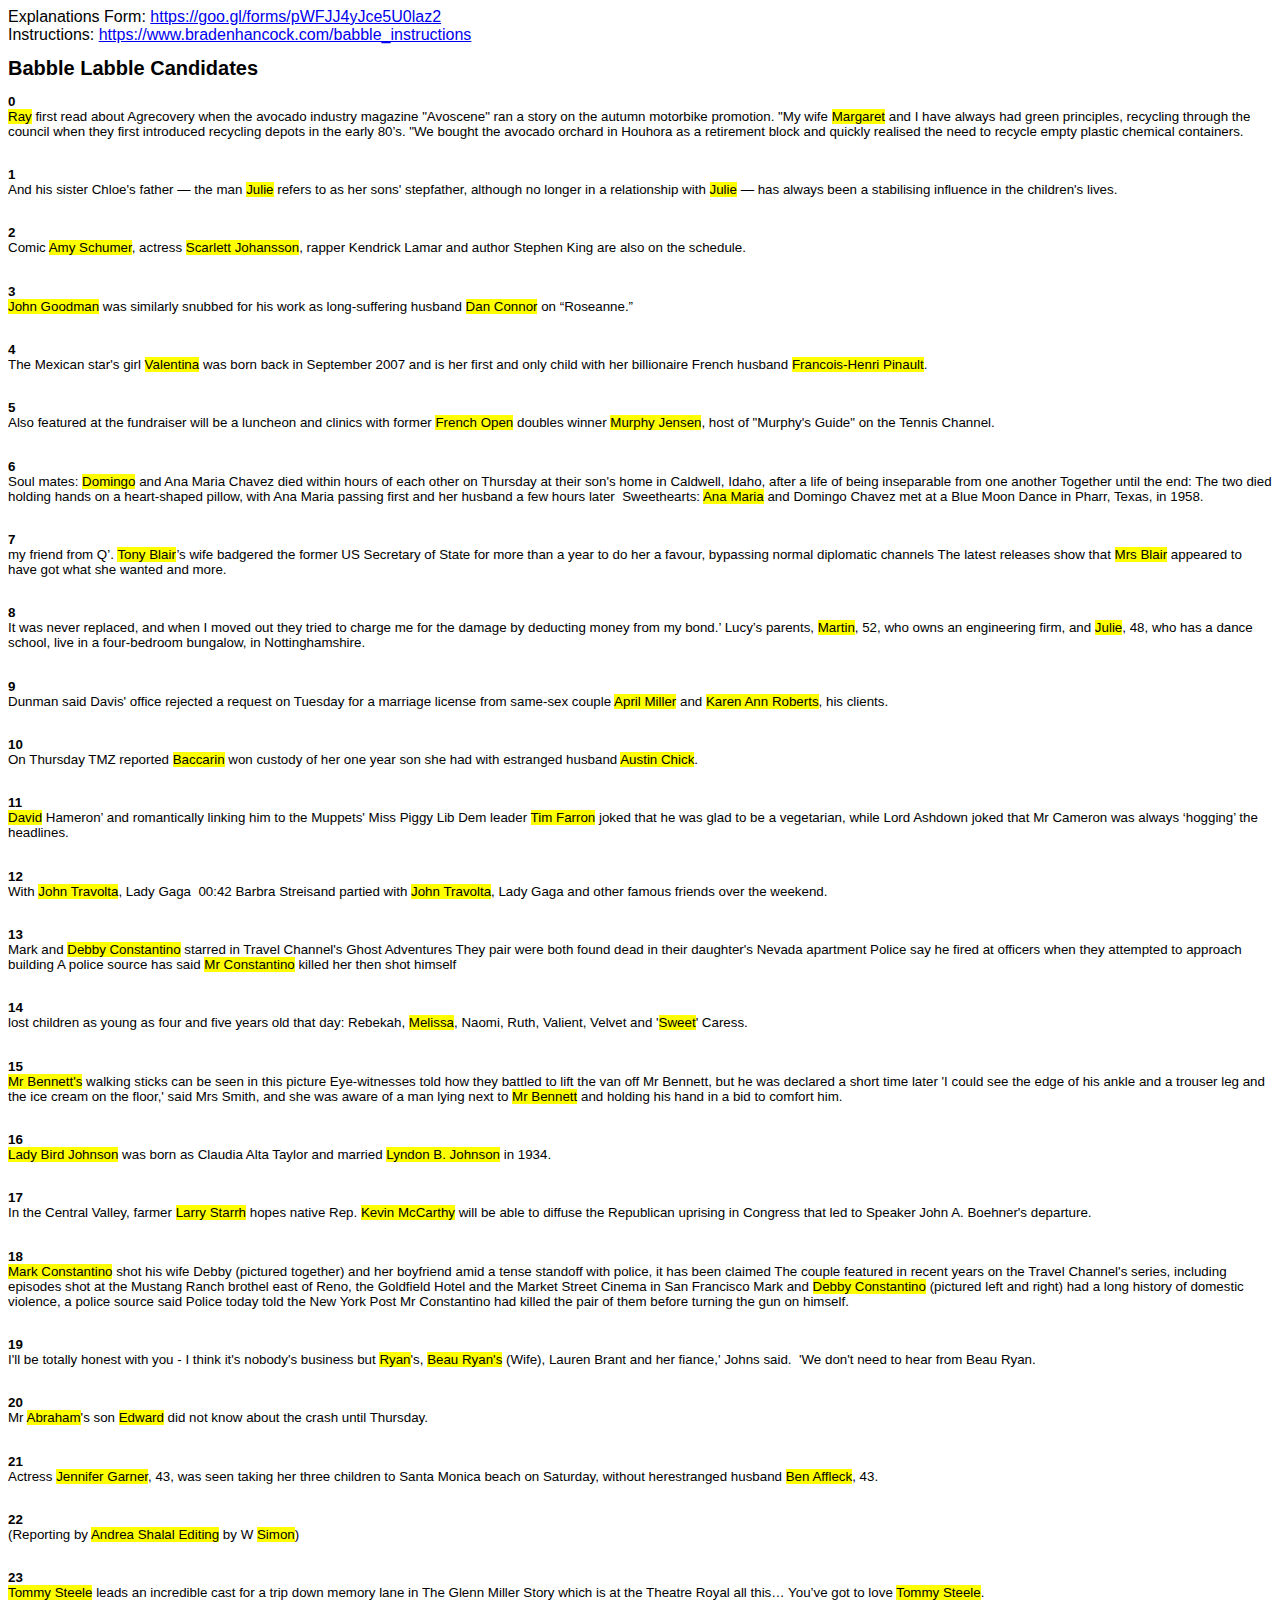
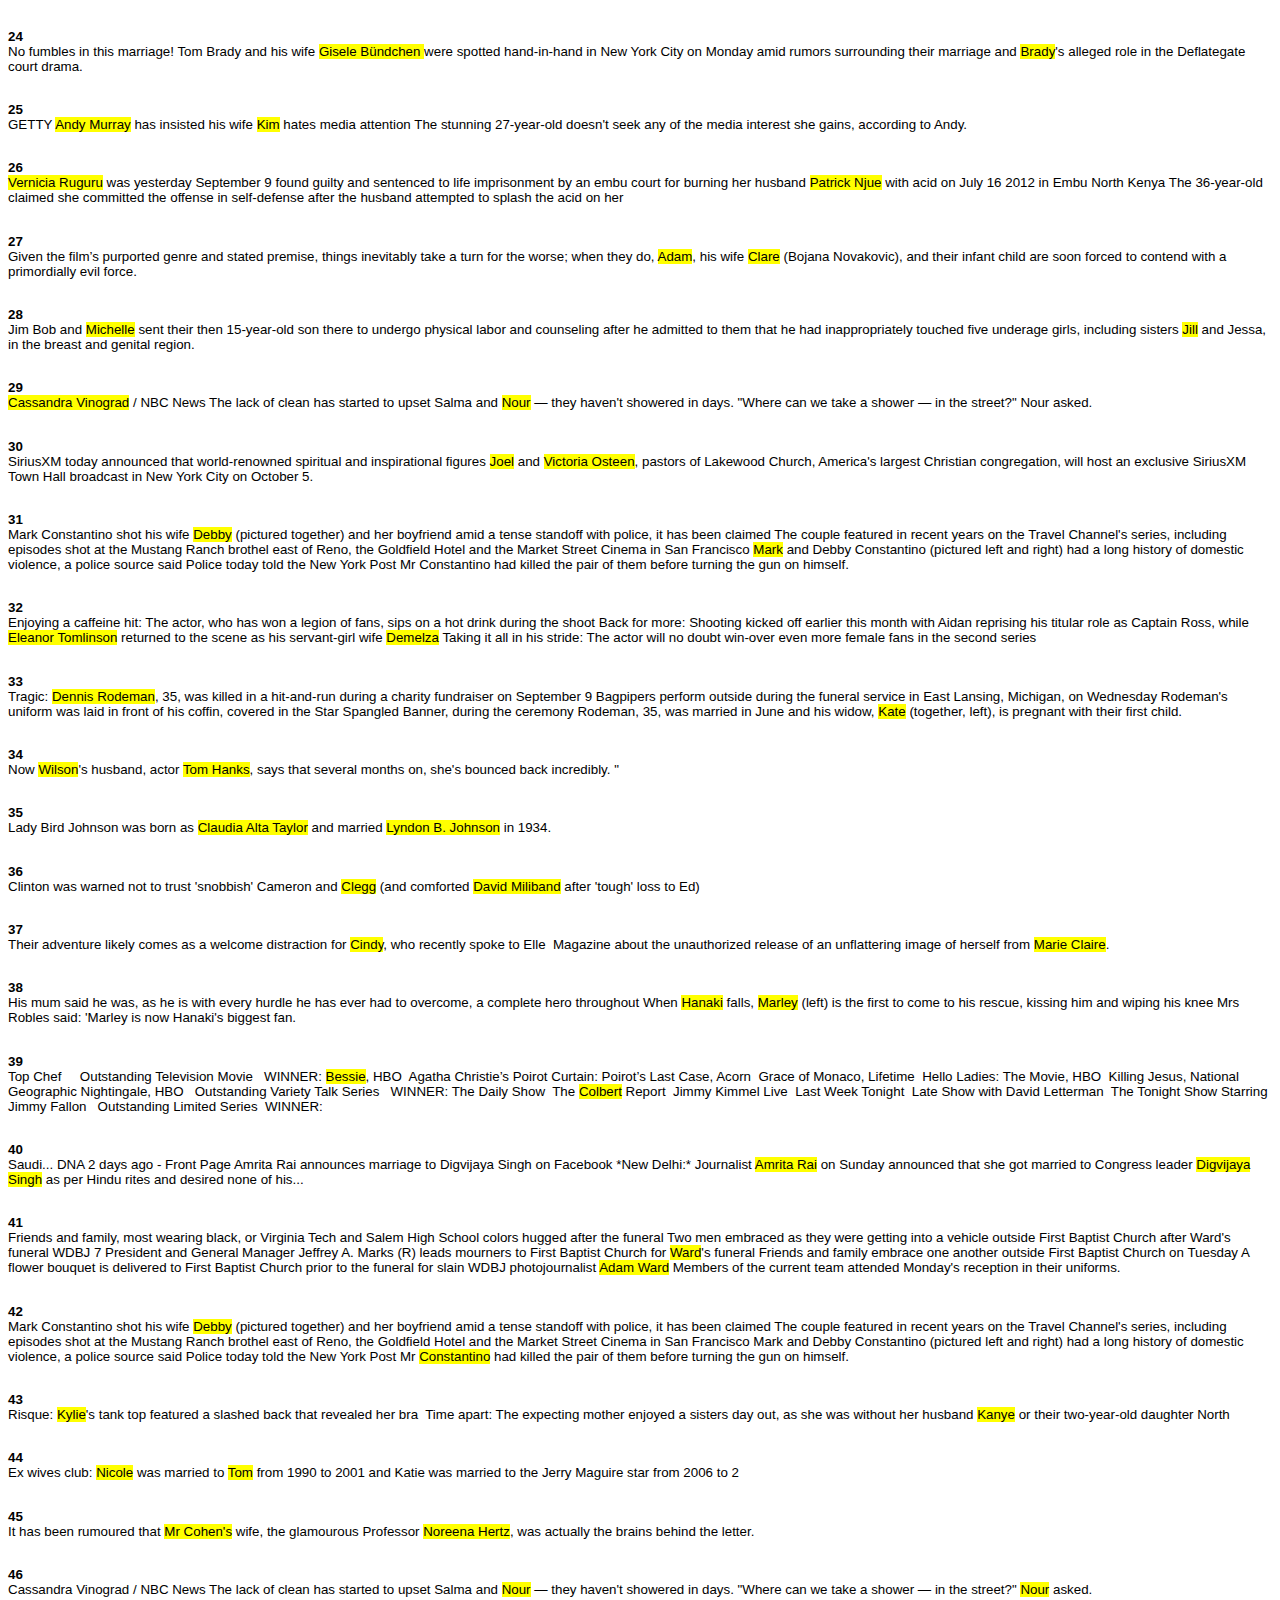
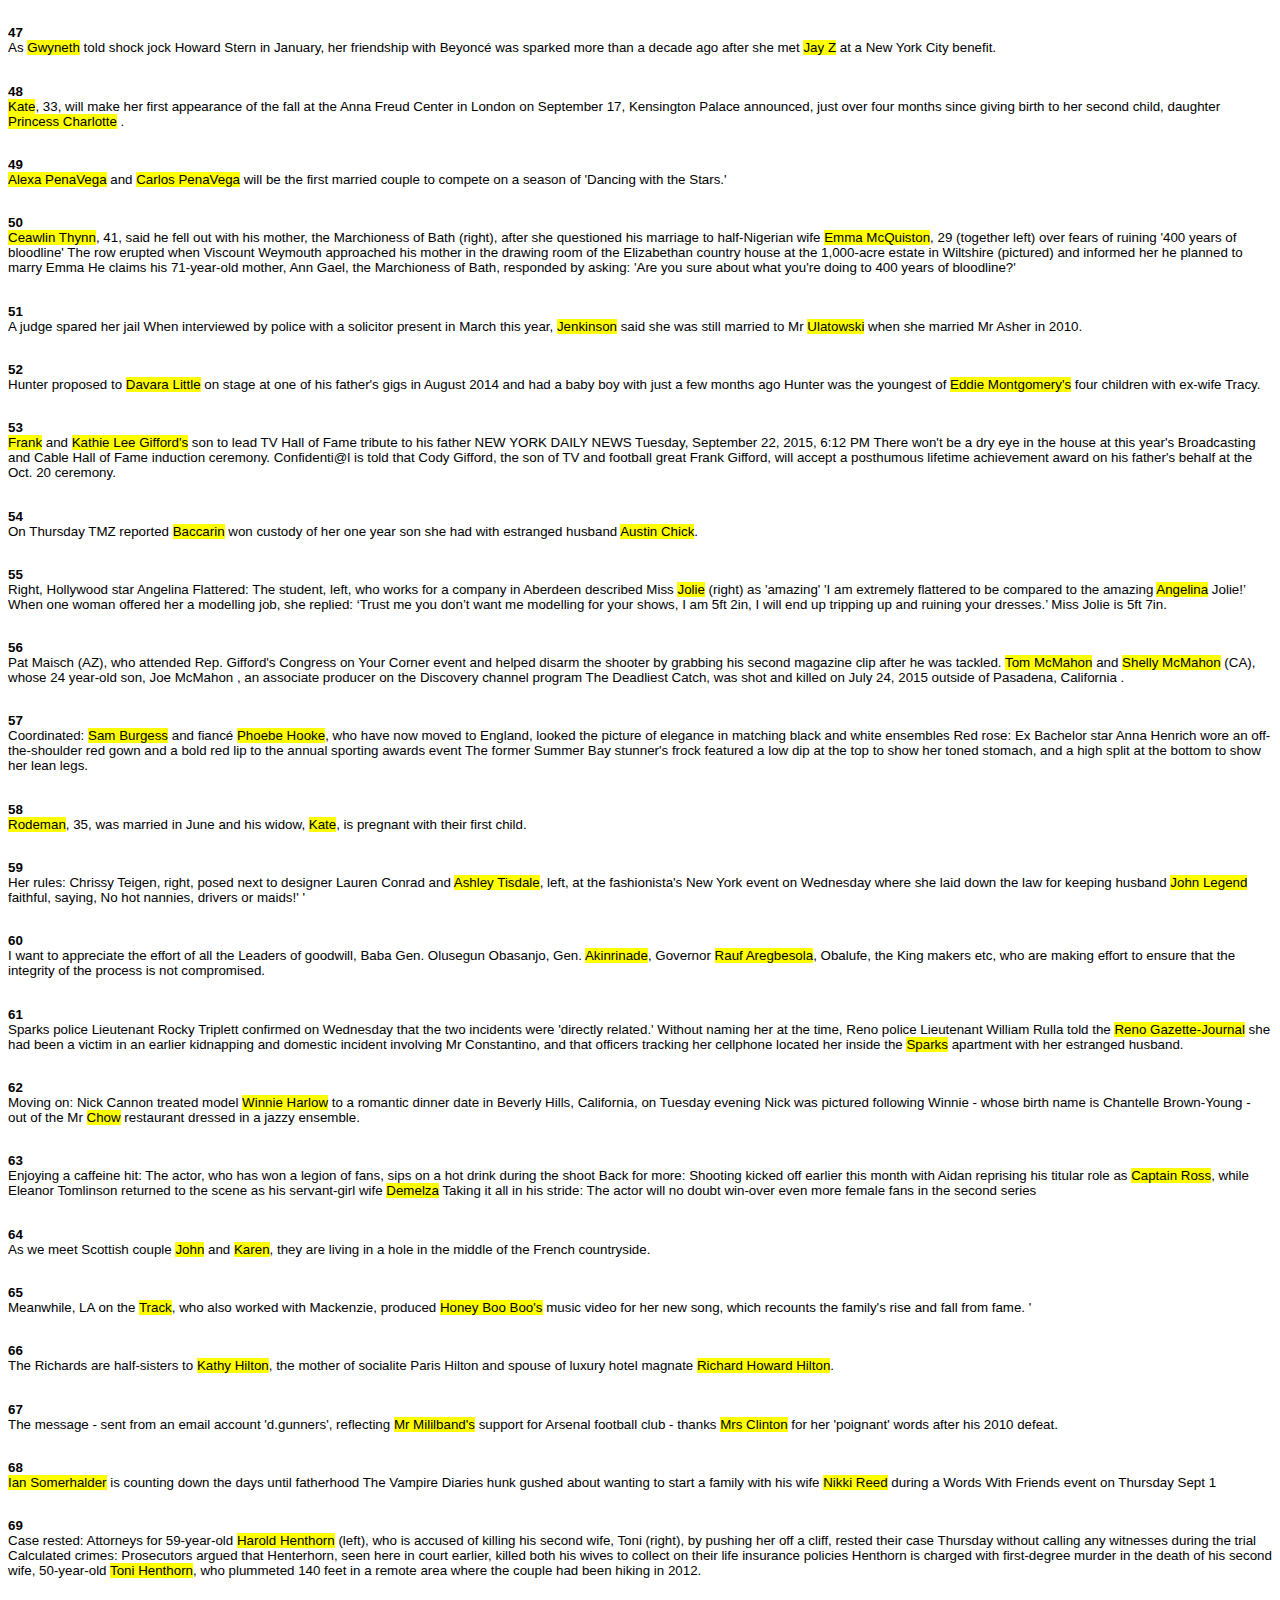
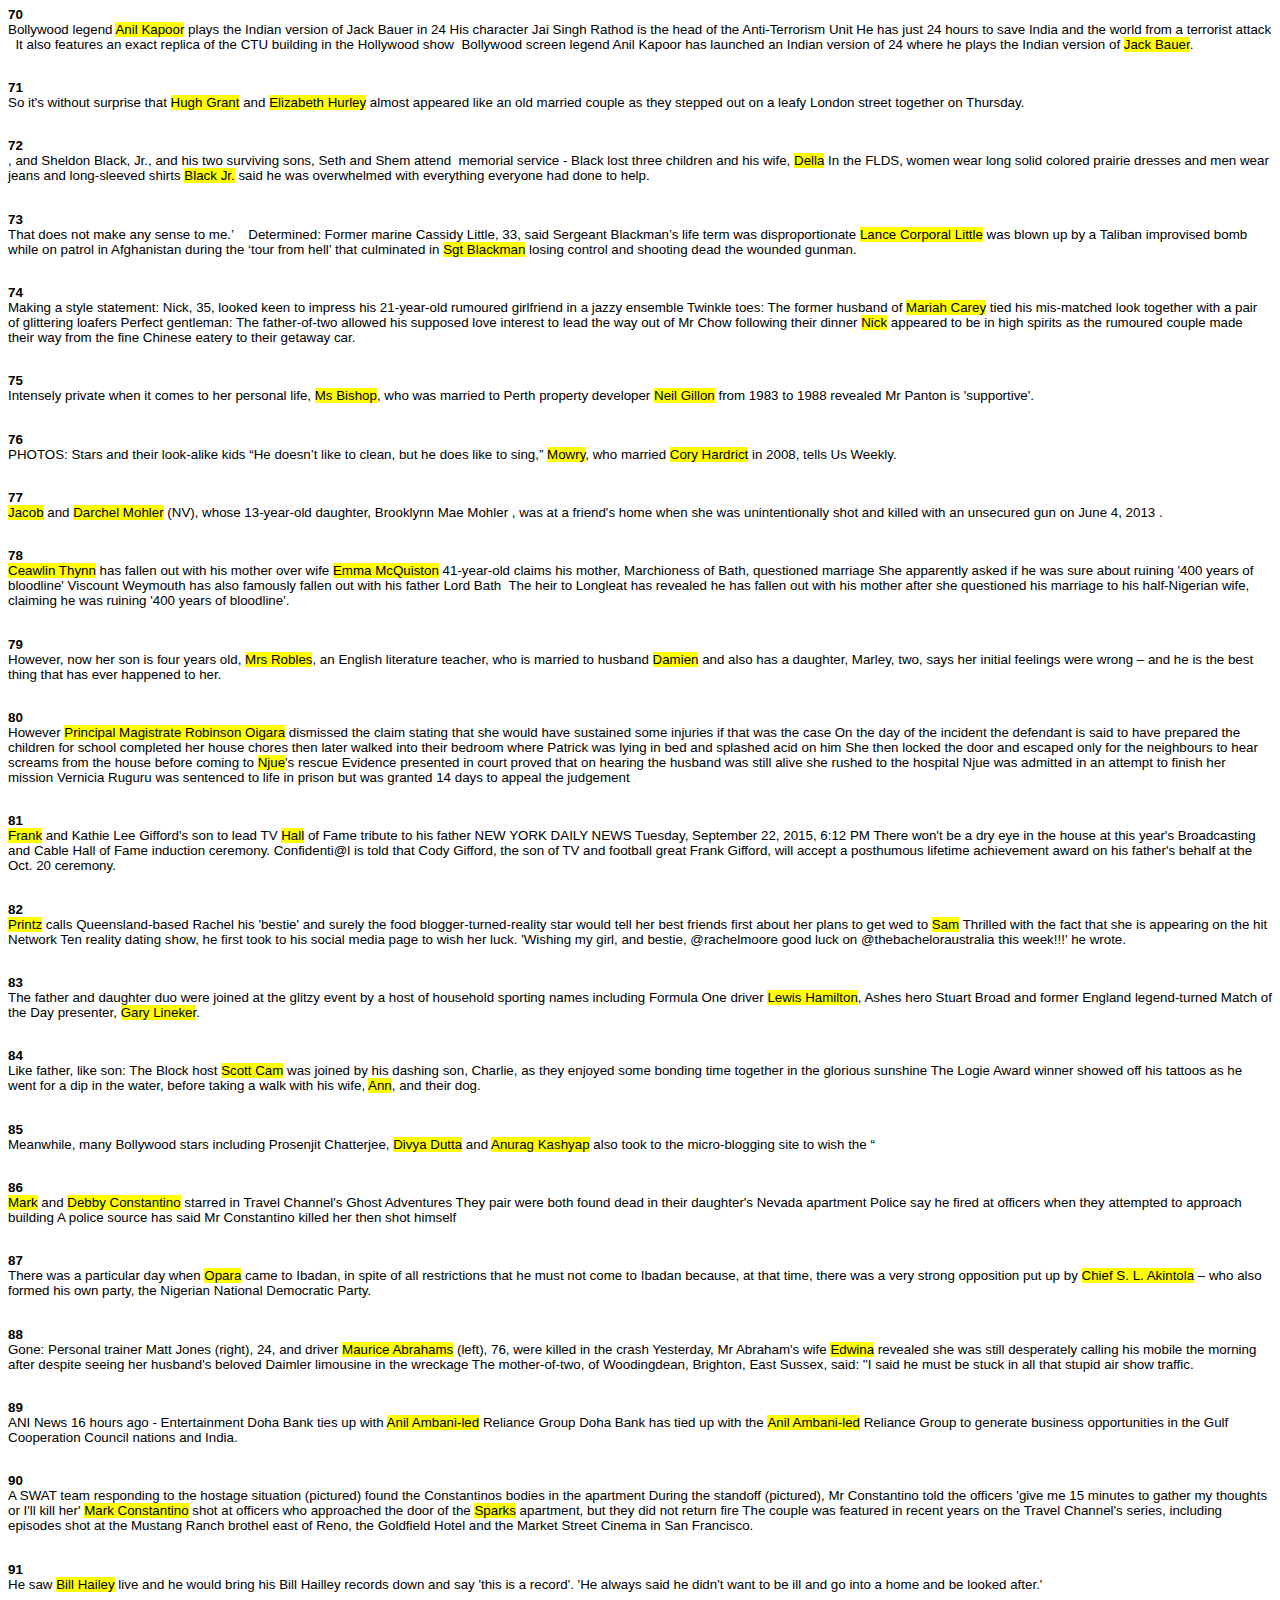
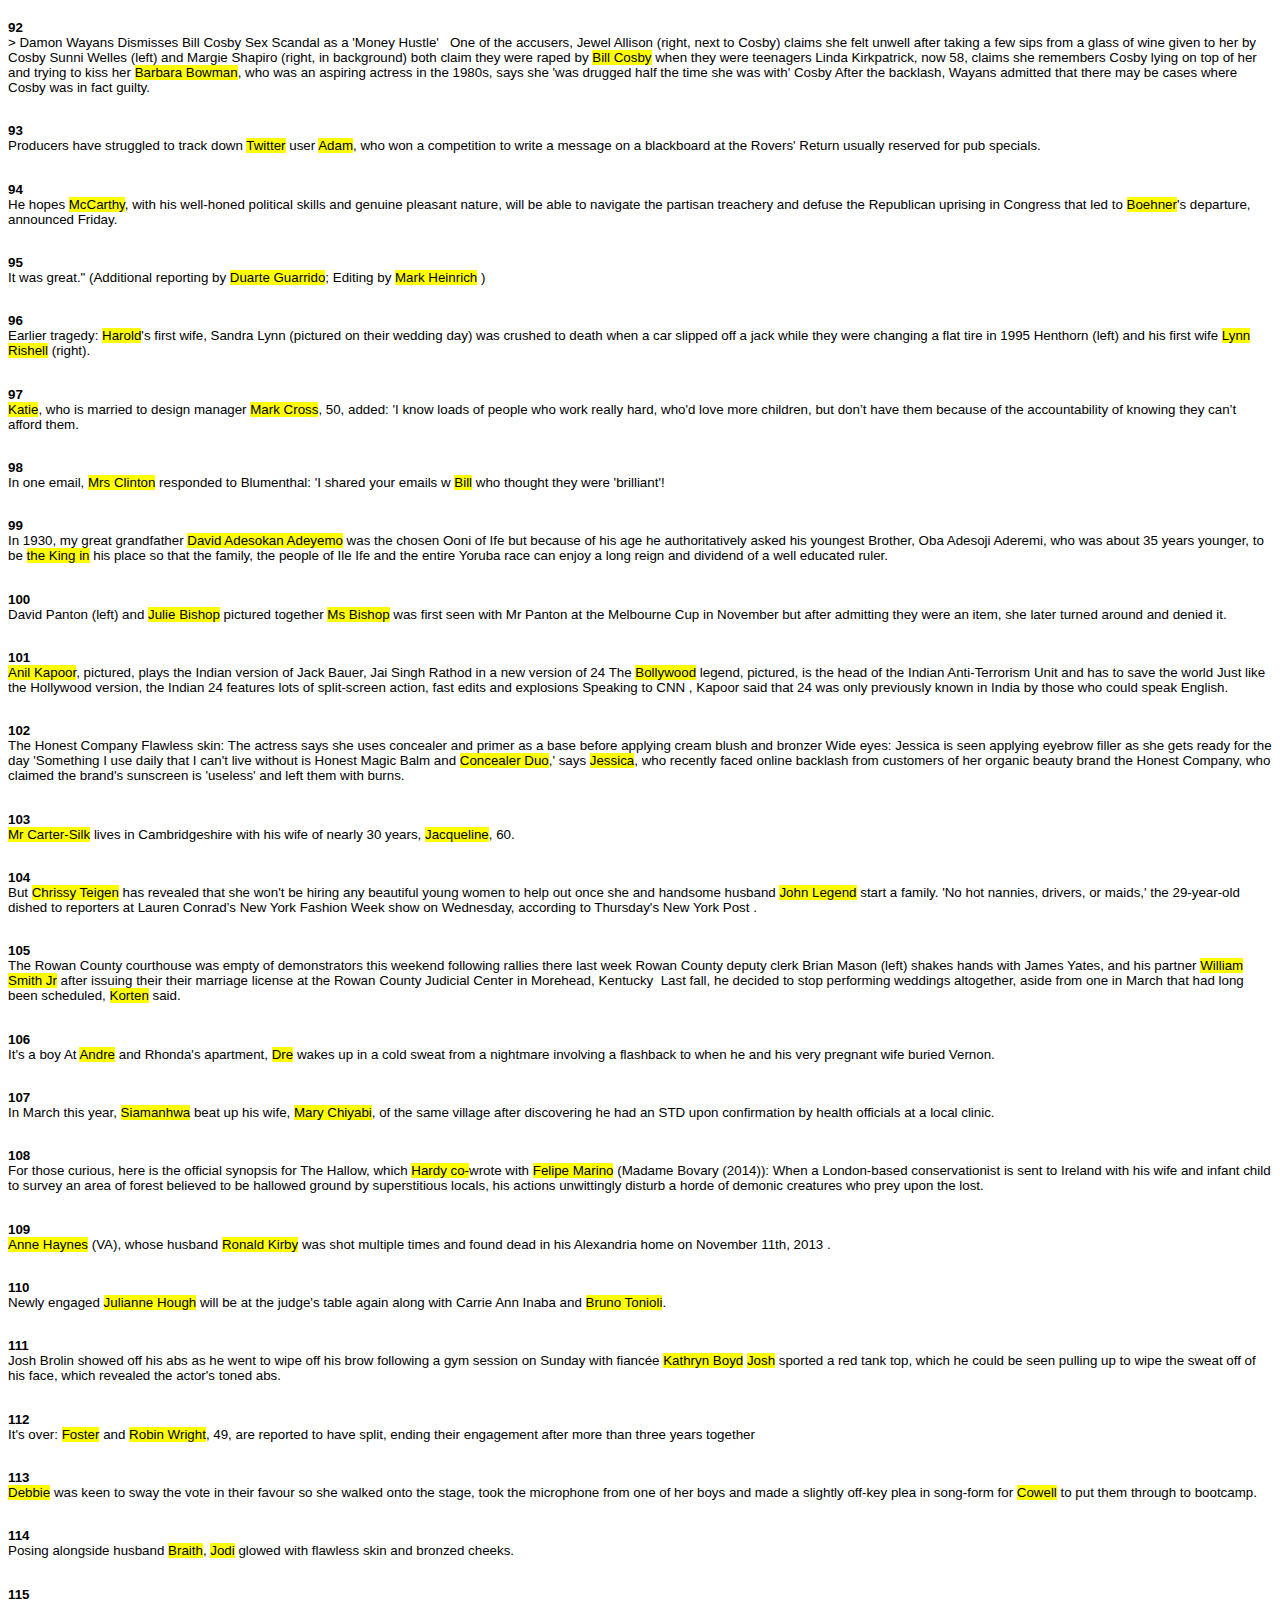
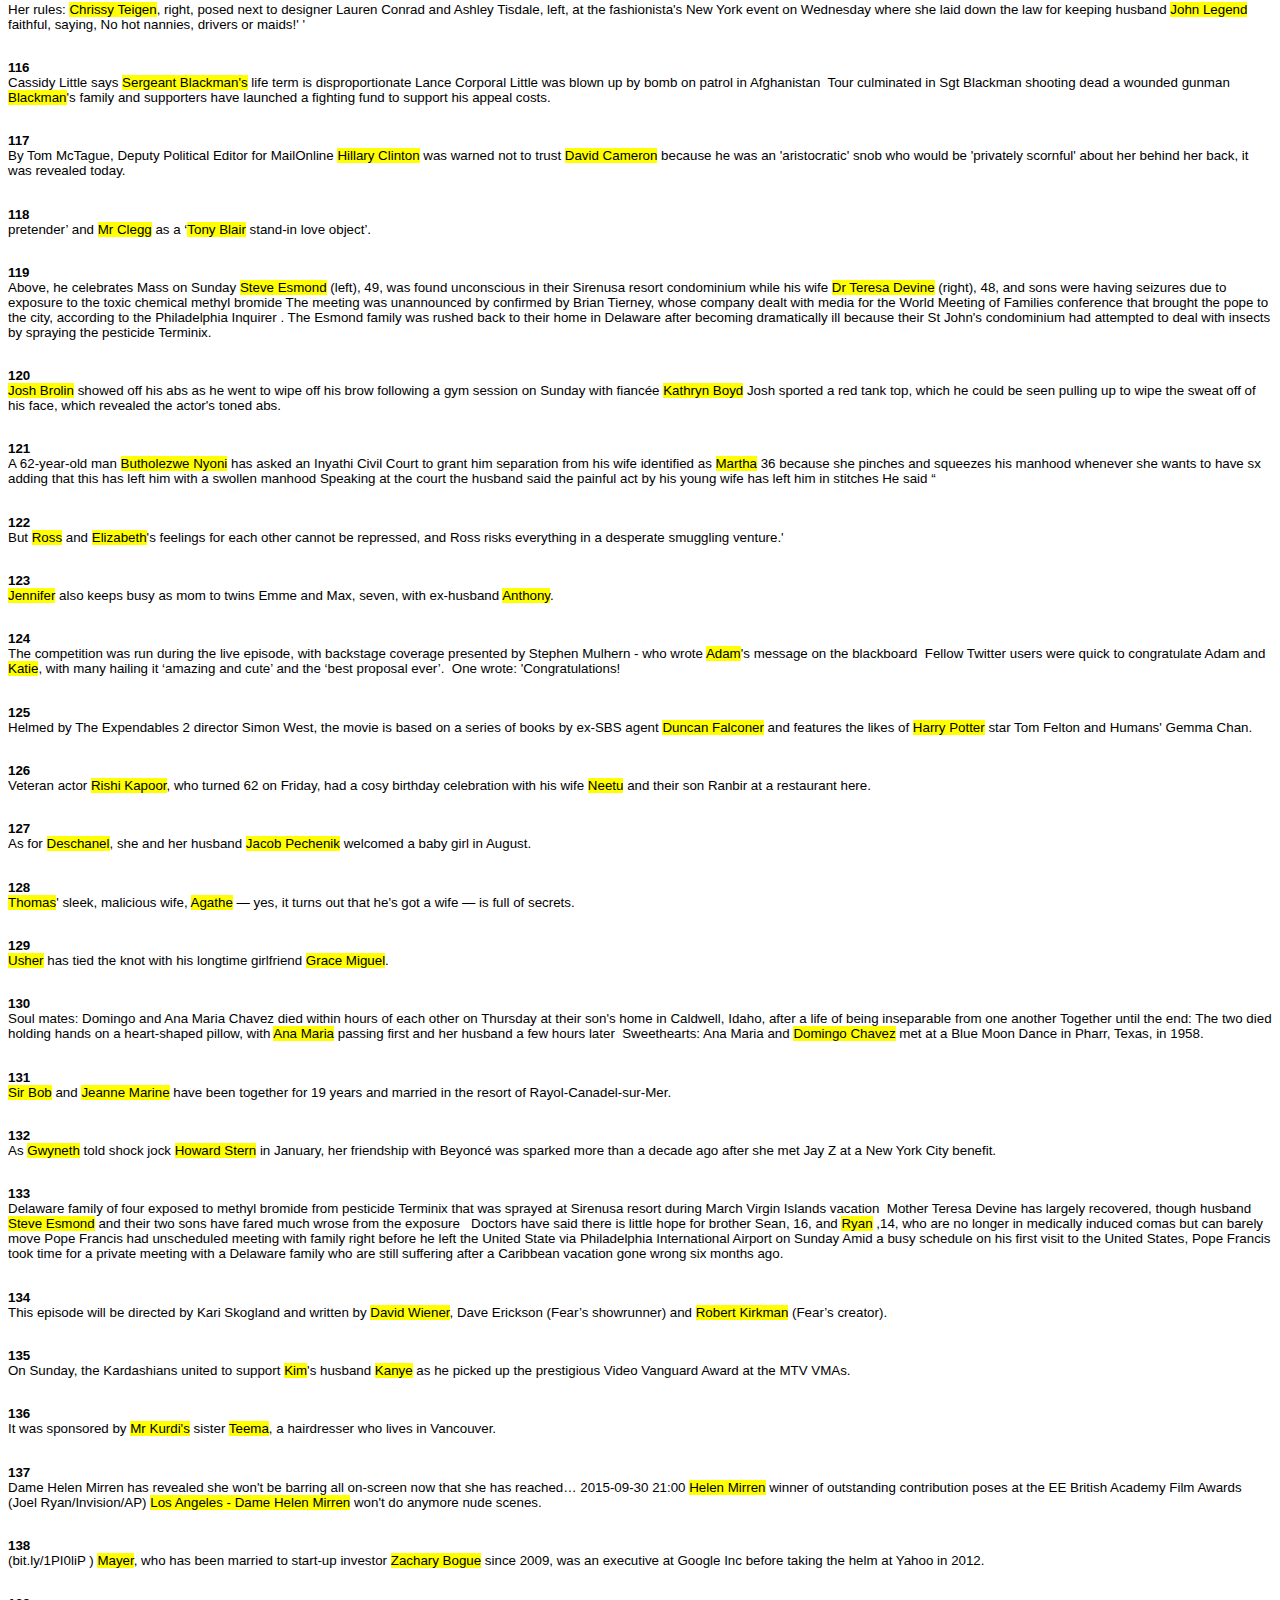
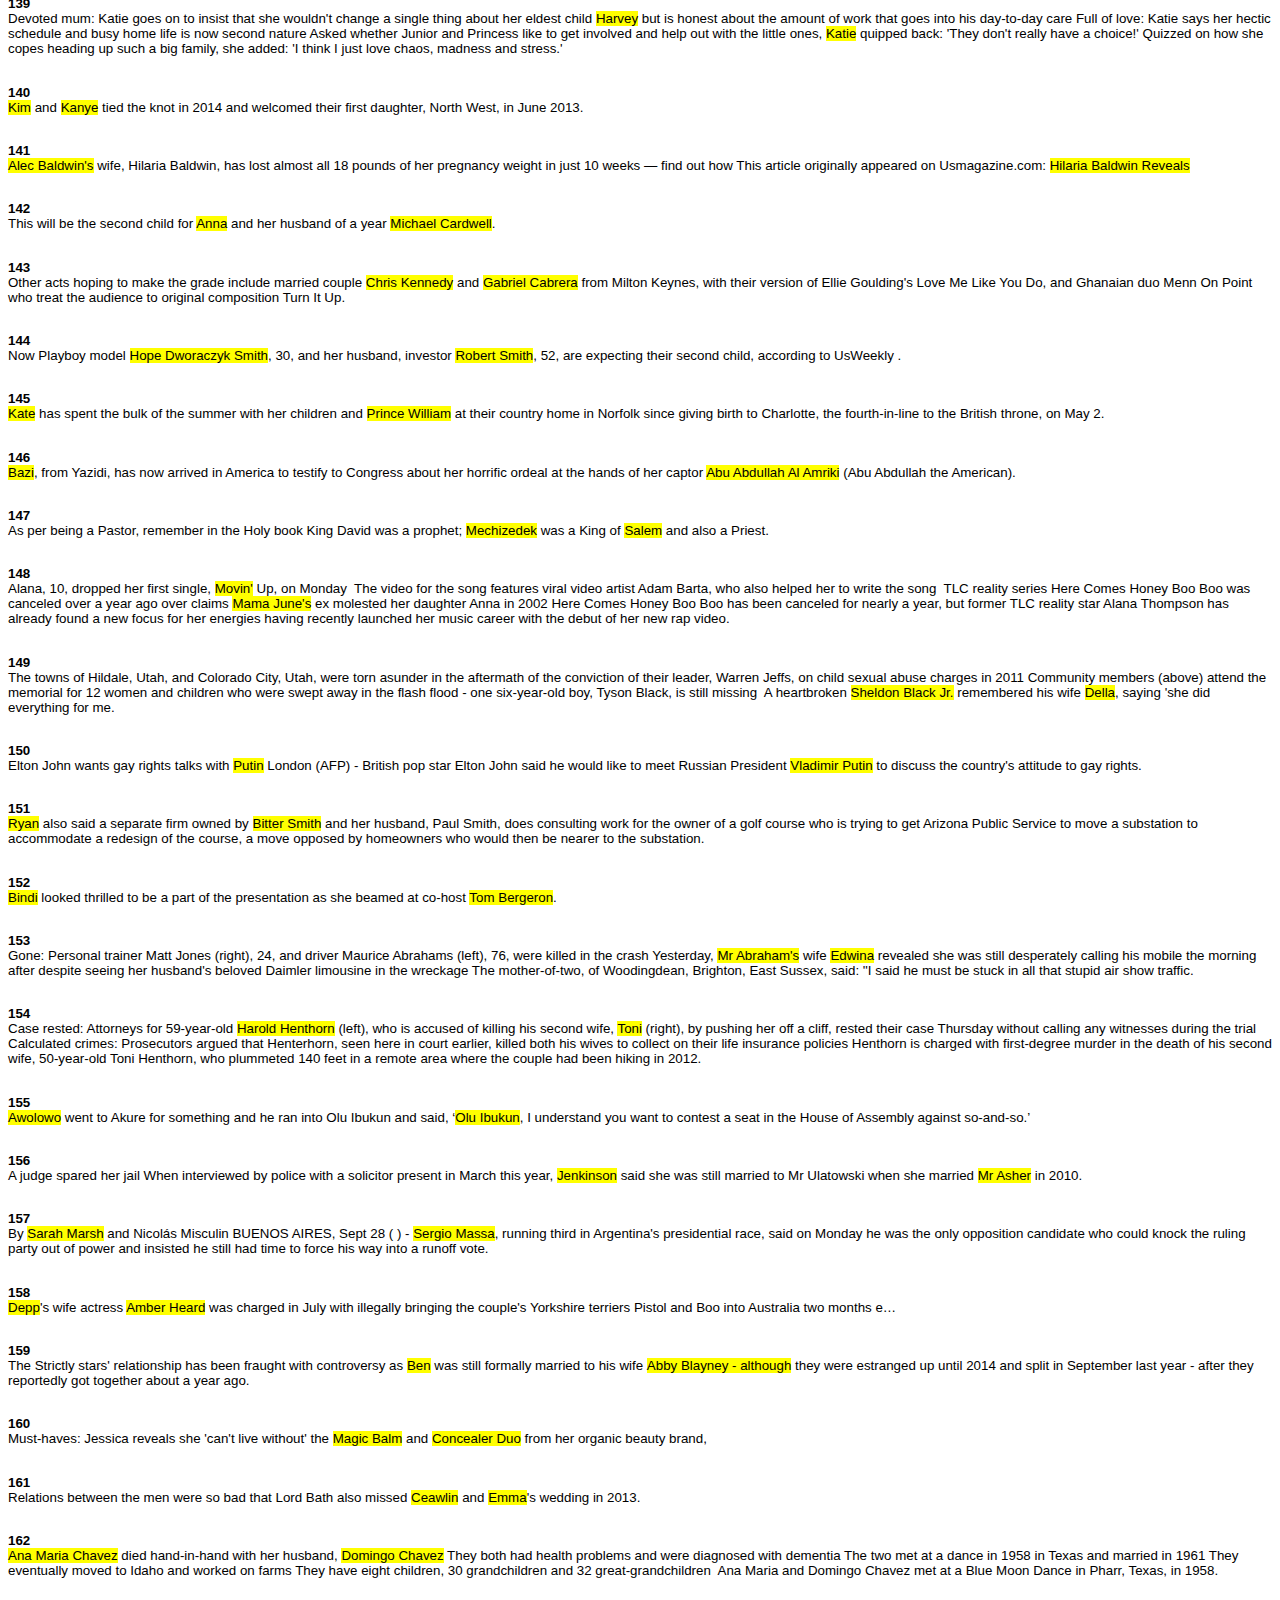
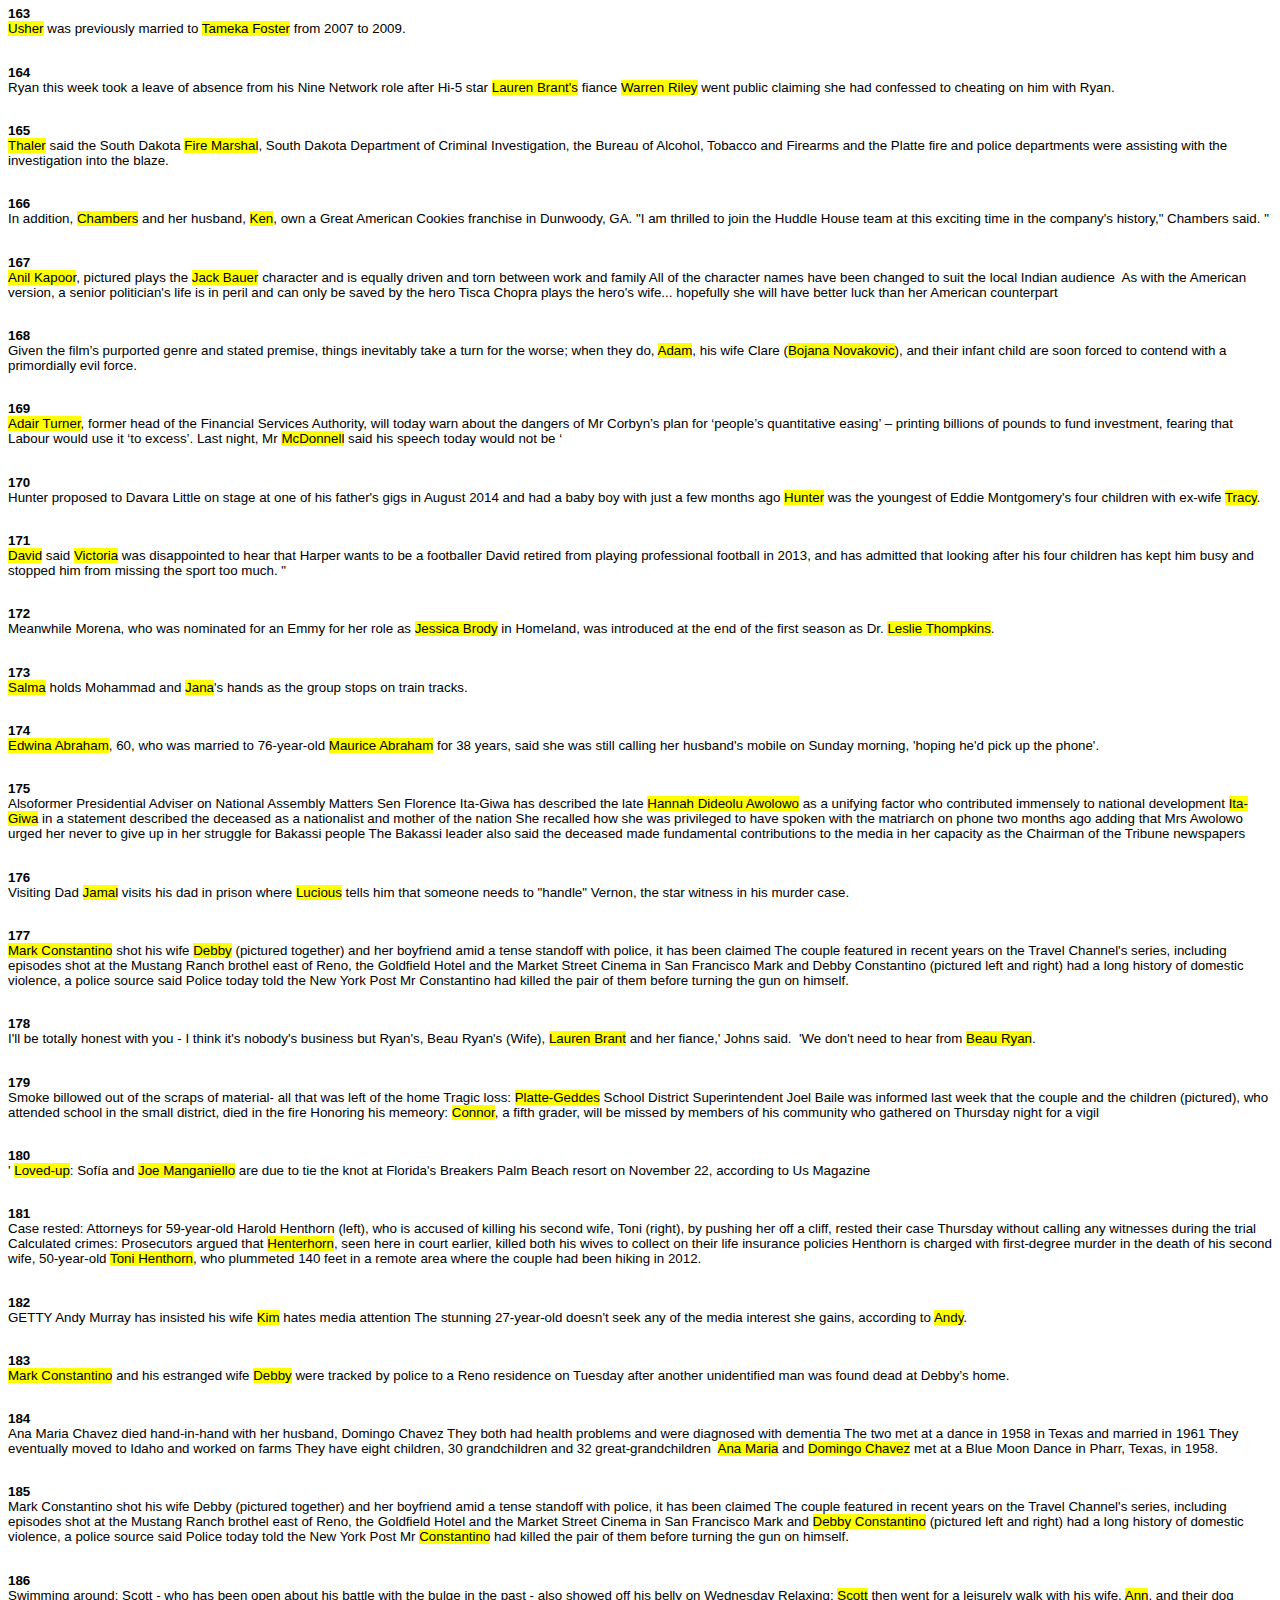
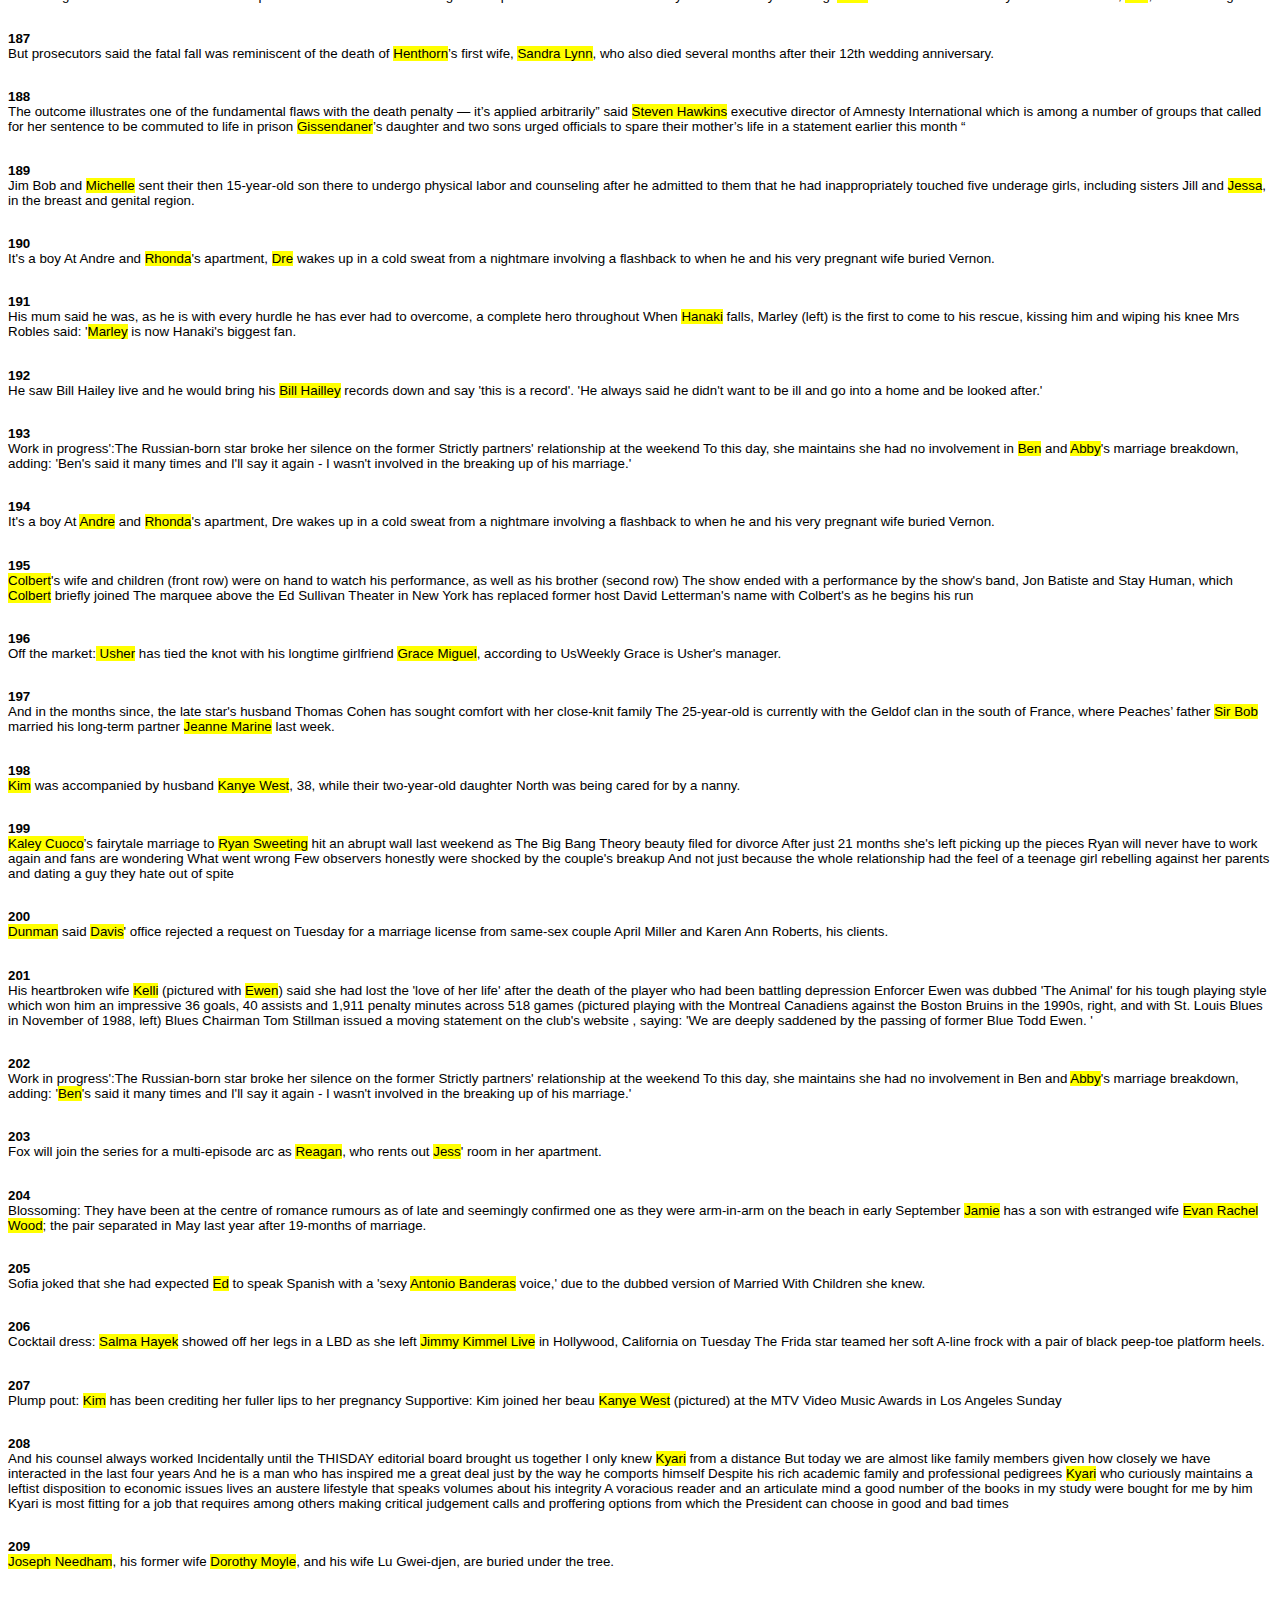
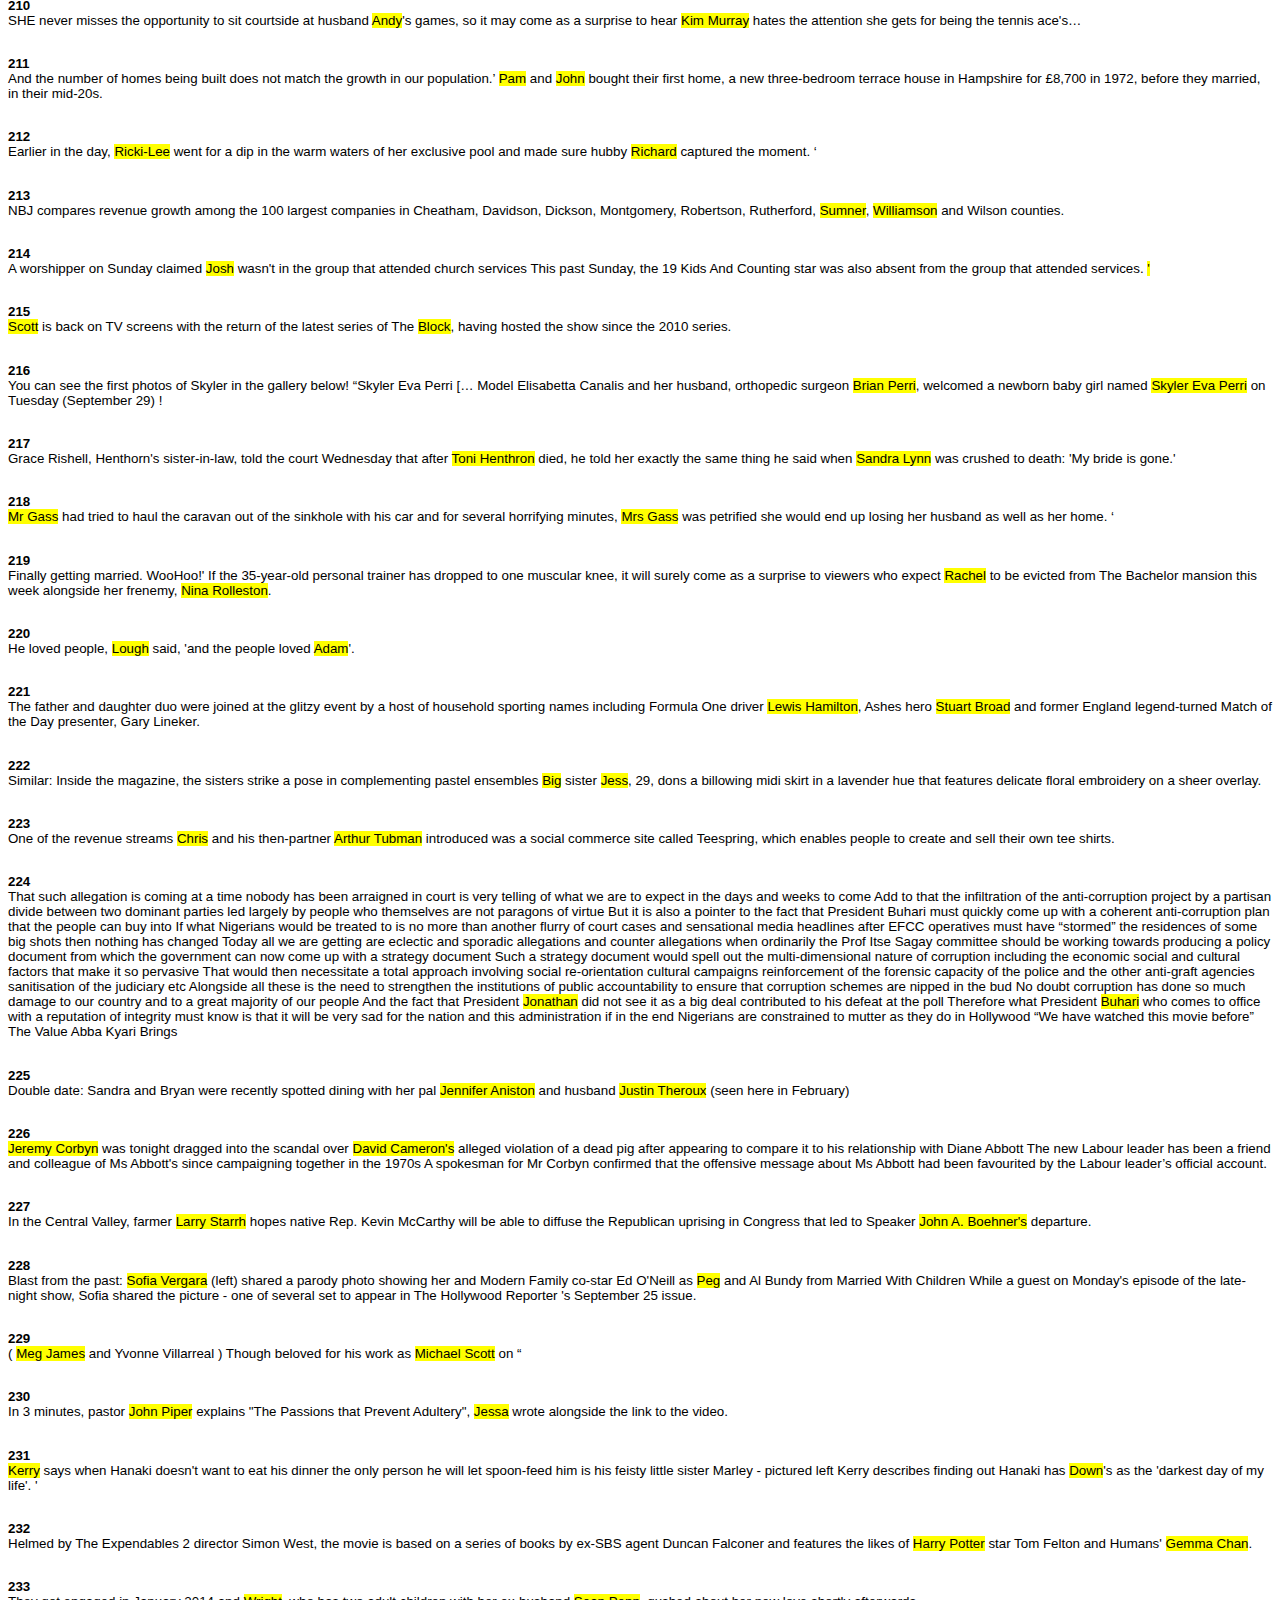
<file: babble_examples.html>
<!DOCTYPE html>
        <html>
        <head>
            <title>Babble Labble Candidates</title>
            <meta charset="UTF-8" />
            
            Explanations Form: <a href=https://goo.gl/forms/pWFJJ4yJce5U0laz2>https://goo.gl/forms/pWFJJ4yJce5U0laz2</a><br/>
            Instructions: <a href=https://www.bradenhancock.com/babble_instructions>https://www.bradenhancock.com/babble_instructions</a>

            <style type="text/css">
                * { font-family: Verdana, Arial, sans-serif; }
                body { background-color: #fff; cursor: default; }
                h1 { font-size: 15pt; }
                p { font-size: 10pt; }
            </style>
        </head>

        <body>
            <h1>Babble Labble Candidates</h1><p><b>0</b><br/><span style="background-color: rgb(255, 255, 0);">Ray</span> first read about Agrecovery when the avocado industry magazine "Avoscene" ran a story on the autumn motorbike promotion.   "My wife <span style="background-color: rgb(255, 255, 0);">Margaret</span> and I have always had green principles, recycling through the council when they first introduced recycling depots in the early 80’s.   "We bought the avocado orchard in Houhora as a retirement block and quickly realised the need to recycle empty plastic chemical containers.<br/><br/></p>
<p><b>1</b><br/>And his sister Chloe's father — the man <span style="background-color: rgb(255, 255, 0);">Julie</span> refers to as her sons' stepfather, although no longer in a relationship with <span style="background-color: rgb(255, 255, 0);">Julie</span> — has always been a stabilising influence in the children's lives.<br/><br/></p>
<p><b>2</b><br/>Comic <span style="background-color: rgb(255, 255, 0);">Amy Schumer</span>, actress <span style="background-color: rgb(255, 255, 0);">Scarlett Johansson</span>, rapper Kendrick Lamar and author Stephen King are also on the schedule.<br/><br/></p>
<p><b>3</b><br/><span style="background-color: rgb(255, 255, 0);">John Goodman</span> was similarly snubbed for his work as long-suffering husband <span style="background-color: rgb(255, 255, 0);">Dan Connor</span> on “Roseanne.”<br/><br/></p>
<p><b>4</b><br/>The Mexican star's girl <span style="background-color: rgb(255, 255, 0);">Valentina</span> was born back in September 2007 and is her first and only child with her billionaire French husband <span style="background-color: rgb(255, 255, 0);">Francois-Henri Pinault</span>.<br/><br/></p>
<p><b>5</b><br/>Also featured at the fundraiser will be a luncheon and clinics with former <span style="background-color: rgb(255, 255, 0);">French Open</span> doubles winner <span style="background-color: rgb(255, 255, 0);">Murphy Jensen</span>, host of "Murphy's Guide" on the Tennis Channel.<br/><br/></p>
<p><b>6</b><br/>Soul mates: <span style="background-color: rgb(255, 255, 0);">Domingo</span> and Ana Maria Chavez died within hours of each other on Thursday at their son's home in Caldwell, Idaho, after a life of being inseparable from one another      Together until the end: The two died holding hands on a heart-shaped pillow, with Ana Maria passing first and her husband a few hours later       Sweethearts: <span style="background-color: rgb(255, 255, 0);">Ana Maria</span> and Domingo Chavez met at a Blue Moon Dance in Pharr, Texas, in 1958.<br/><br/></p>
<p><b>7</b><br/>my friend from Q’.      <span style="background-color: rgb(255, 255, 0);">Tony Blair</span>’s wife badgered the former US Secretary of State for more than a year to do her a favour, bypassing normal diplomatic channels   The latest releases show that <span style="background-color: rgb(255, 255, 0);">Mrs Blair</span> appeared to have got what she wanted and more.<br/><br/></p>
<p><b>8</b><br/>It was never replaced, and when I moved out they tried to charge me for the damage by deducting money from my bond.’   Lucy’s parents, <span style="background-color: rgb(255, 255, 0);">Martin</span>, 52, who owns an engineering firm, and <span style="background-color: rgb(255, 255, 0);">Julie</span>, 48, who has a dance school, live in a four-bedroom bungalow, in Nottinghamshire.<br/><br/></p>
<p><b>9</b><br/>Dunman said Davis' office rejected a request on Tuesday for a marriage license from same-sex couple <span style="background-color: rgb(255, 255, 0);">April Miller</span> and <span style="background-color: rgb(255, 255, 0);">Karen Ann Roberts</span>, his clients.<br/><br/></p>
<p><b>10</b><br/>On Thursday TMZ reported <span style="background-color: rgb(255, 255, 0);">Baccarin</span> won custody of her one year son she had with estranged husband <span style="background-color: rgb(255, 255, 0);">Austin Chick</span>.<br/><br/></p>
<p><b>11</b><br/><span style="background-color: rgb(255, 255, 0);">David</span> Hameron’ and romantically linking him to the Muppets' Miss Piggy   Lib Dem leader <span style="background-color: rgb(255, 255, 0);">Tim Farron</span> joked that he was glad to be a vegetarian, while Lord Ashdown joked that Mr Cameron was always ‘hogging’ the headlines.<br/><br/></p>
<p><b>12</b><br/>With <span style="background-color: rgb(255, 255, 0);">John Travolta</span>, Lady Gaga  00:42 Barbra Streisand partied with <span style="background-color: rgb(255, 255, 0);">John Travolta</span>, Lady Gaga and other famous friends over the weekend.<br/><br/></p>
<p><b>13</b><br/>Mark and <span style="background-color: rgb(255, 255, 0);">Debby Constantino</span> starred in Travel Channel's Ghost Adventures They pair were both found dead in their daughter's Nevada apartment Police say he fired at officers when they attempted to approach building A police source has said <span style="background-color: rgb(255, 255, 0);">Mr Constantino</span> killed her then shot himself<br/><br/></p>
<p><b>14</b><br/>lost children as young as four and five years old that day: Rebekah, <span style="background-color: rgb(255, 255, 0);">Melissa</span>, Naomi, Ruth, Valient, Velvet and '<span style="background-color: rgb(255, 255, 0);">Sweet</span>' Caress.<br/><br/></p>
<p><b>15</b><br/><span style="background-color: rgb(255, 255, 0);">Mr Bennett's</span> walking sticks can be seen in this picture      Eye-witnesses told how they battled to lift the van off Mr Bennett, but he was declared a short time later   'I could see the edge of his ankle and a trouser leg and the ice cream on the floor,' said Mrs Smith, and she was aware of a man lying next to <span style="background-color: rgb(255, 255, 0);">Mr Bennett</span> and holding his hand in a bid to comfort him.<br/><br/></p>
<p><b>16</b><br/><span style="background-color: rgb(255, 255, 0);">Lady Bird Johnson</span> was born as Claudia Alta Taylor and married <span style="background-color: rgb(255, 255, 0);">Lyndon B. Johnson</span> in 1934.<br/><br/></p>
<p><b>17</b><br/>In the Central Valley, farmer <span style="background-color: rgb(255, 255, 0);">Larry Starrh</span> hopes native Rep. <span style="background-color: rgb(255, 255, 0);">Kevin McCarthy</span> will be able to diffuse the Republican uprising in Congress that led to Speaker John A. Boehner's departure.<br/><br/></p>
<p><b>18</b><br/><span style="background-color: rgb(255, 255, 0);">Mark Constantino</span> shot his wife Debby (pictured together) and her boyfriend amid a tense standoff with police, it has been claimed    The couple featured in recent years on the Travel Channel's series, including episodes shot at the Mustang Ranch brothel east of Reno, the Goldfield Hotel and the Market Street Cinema in San Francisco     Mark and <span style="background-color: rgb(255, 255, 0);">Debby Constantino</span> (pictured left and right) had a long history of domestic violence, a police source said   Police today told the New York Post Mr Constantino had killed the pair of them before turning the gun on himself.<br/><br/></p>
<p><b>19</b><br/>I'll be totally honest with you - I think it's nobody's business but <span style="background-color: rgb(255, 255, 0);">Ryan</span>'s, <span style="background-color: rgb(255, 255, 0);">Beau Ryan's</span> (Wife), Lauren Brant and her fiance,' Johns said.    'We don't need to hear from Beau Ryan.<br/><br/></p>
<p><b>20</b><br/>Mr <span style="background-color: rgb(255, 255, 0);">Abraham</span>'s son <span style="background-color: rgb(255, 255, 0);">Edward</span> did not know about the crash until Thursday.<br/><br/></p>
<p><b>21</b><br/>Actress <span style="background-color: rgb(255, 255, 0);">Jennifer Garner</span>, 43, was seen taking her three children to Santa Monica beach on Saturday, without herestranged husband <span style="background-color: rgb(255, 255, 0);">Ben Affleck</span>, 43.<br/><br/></p>
<p><b>22</b><br/>(Reporting by <span style="background-color: rgb(255, 255, 0);">Andrea Shalal Editing</span> by W <span style="background-color: rgb(255, 255, 0);">Simon</span>)<br/><br/></p>
<p><b>23</b><br/><span style="background-color: rgb(255, 255, 0);">Tommy Steele</span> leads an incredible cast for a trip down memory lane in The Glenn Miller Story which is at the Theatre Royal all this…   You’ve got to love <span style="background-color: rgb(255, 255, 0);">Tommy Steele</span>.<br/><br/></p>
<p><b>24</b><br/>No fumbles in this marriage!   Tom Brady and his wife <span style="background-color: rgb(255, 255, 0);">Gisele Bündchen </span>were spotted hand-in-hand in New York City on Monday amid rumors surrounding their marriage and <span style="background-color: rgb(255, 255, 0);">Brady</span>'s alleged role in the Deflategate court drama.<br/><br/></p>
<p><b>25</b><br/>GETTY   <span style="background-color: rgb(255, 255, 0);">Andy Murray</span> has insisted his wife <span style="background-color: rgb(255, 255, 0);">Kim</span> hates media attention   The stunning 27-year-old doesn't seek any of the media interest she gains, according to Andy.<br/><br/></p>
<p><b>26</b><br/><span style="background-color: rgb(255, 255, 0);">Vernicia Ruguru</span> was yesterday September 9 found guilty and sentenced to life imprisonment by an embu court for burning her husband <span style="background-color: rgb(255, 255, 0);">Patrick Njue</span> with acid on July 16 2012 in Embu North Kenya   The 36-year-old claimed she committed the offense in self-defense after the husband attempted to splash the acid on her<br/><br/></p>
<p><b>27</b><br/>Given the film’s purported genre and stated premise, things inevitably take a turn for the worse; when they do, <span style="background-color: rgb(255, 255, 0);">Adam</span>, his wife <span style="background-color: rgb(255, 255, 0);">Clare</span> (Bojana Novakovic), and their infant child are soon forced to contend with a primordially evil force.<br/><br/></p>
<p><b>28</b><br/>Jim Bob and <span style="background-color: rgb(255, 255, 0);">Michelle</span> sent their then 15-year-old son there to undergo physical labor and counseling after he admitted to them that he had inappropriately touched five  underage girls, including sisters <span style="background-color: rgb(255, 255, 0);">Jill</span> and Jessa, in the breast and genital region.<br/><br/></p>
<p><b>29</b><br/><span style="background-color: rgb(255, 255, 0);">Cassandra Vinograd</span> / NBC News   The lack of clean has started to upset Salma and <span style="background-color: rgb(255, 255, 0);">Nour</span> — they haven't showered in days.   "Where can we take a shower — in the street?" Nour asked.<br/><br/></p>
<p><b>30</b><br/>SiriusXM today announced that world-renowned spiritual and inspirational figures <span style="background-color: rgb(255, 255, 0);">Joel</span> and <span style="background-color: rgb(255, 255, 0);">Victoria Osteen</span>, pastors of Lakewood Church, America's largest Christian congregation, will host an exclusive SiriusXM Town Hall broadcast in New York City on October 5.<br/><br/></p>
<p><b>31</b><br/>Mark Constantino shot his wife <span style="background-color: rgb(255, 255, 0);">Debby</span> (pictured together) and her boyfriend amid a tense standoff with police, it has been claimed    The couple featured in recent years on the Travel Channel's series, including episodes shot at the Mustang Ranch brothel east of Reno, the Goldfield Hotel and the Market Street Cinema in San Francisco     <span style="background-color: rgb(255, 255, 0);">Mark</span> and Debby Constantino (pictured left and right) had a long history of domestic violence, a police source said   Police today told the New York Post Mr Constantino had killed the pair of them before turning the gun on himself.<br/><br/></p>
<p><b>32</b><br/>Enjoying a caffeine hit: The actor, who has won a legion of fans, sips on a hot drink during the shoot      Back for more: Shooting kicked off earlier this month with Aidan reprising his titular role as Captain Ross, while <span style="background-color: rgb(255, 255, 0);">Eleanor Tomlinson</span> returned to the scene as his servant-girl wife <span style="background-color: rgb(255, 255, 0);">Demelza</span>      Taking it all in his stride: The actor will no doubt win-over even more female fans in the second series<br/><br/></p>
<p><b>33</b><br/>Tragic: <span style="background-color: rgb(255, 255, 0);">Dennis Rodeman</span>, 35, was killed in a hit-and-run during a charity fundraiser on September 9      Bagpipers perform outside during the funeral service in East Lansing, Michigan, on Wednesday      Rodeman's uniform was laid in front of his coffin, covered in the Star Spangled Banner, during the ceremony     Rodeman, 35, was married in June and his widow, <span style="background-color: rgb(255, 255, 0);">Kate</span> (together, left), is pregnant with their first child.<br/><br/></p>
<p><b>34</b><br/>Now <span style="background-color: rgb(255, 255, 0);">Wilson</span>'s husband, actor <span style="background-color: rgb(255, 255, 0);">Tom Hanks</span>, says that several months on, she's bounced back incredibly. "<br/><br/></p>
<p><b>35</b><br/>Lady Bird Johnson was born as <span style="background-color: rgb(255, 255, 0);">Claudia Alta Taylor</span> and married <span style="background-color: rgb(255, 255, 0);">Lyndon B. Johnson</span> in 1934.<br/><br/></p>
<p><b>36</b><br/>Clinton was warned not to trust 'snobbish' Cameron and <span style="background-color: rgb(255, 255, 0);">Clegg</span> (and comforted <span style="background-color: rgb(255, 255, 0);">David Miliband</span> after 'tough' loss to Ed)<br/><br/></p>
<p><b>37</b><br/>Their adventure likely comes as a welcome distraction for <span style="background-color: rgb(255, 255, 0);">Cindy</span>, who recently spoke  to Elle  Magazine about the unauthorized release of an unflattering image of herself from <span style="background-color: rgb(255, 255, 0);">Marie Claire</span>.<br/><br/></p>
<p><b>38</b><br/>His mum said he was, as he is with every hurdle he has ever had to overcome, a complete hero throughout      When <span style="background-color: rgb(255, 255, 0);">Hanaki</span> falls, <span style="background-color: rgb(255, 255, 0);">Marley</span> (left) is the first to come to his rescue, kissing him and wiping his knee   Mrs Robles said: 'Marley is now Hanaki's biggest fan.<br/><br/></p>
<p><b>39</b><br/>Top Chef         Outstanding Television Movie     WINNER: <span style="background-color: rgb(255, 255, 0);">Bessie</span>, HBO    Agatha Christie’s Poirot Curtain: Poirot’s Last Case, Acorn    Grace of Monaco, Lifetime    Hello Ladies: The Movie, HBO    Killing Jesus, National Geographic Nightingale, HBO       Outstanding Variety Talk Series     WINNER: The Daily Show    The <span style="background-color: rgb(255, 255, 0);">Colbert</span> Report    Jimmy Kimmel Live    Last Week Tonight    Late Show with David Letterman    The Tonight Show Starring Jimmy Fallon       Outstanding Limited Series    WINNER:<br/><br/></p>
<p><b>40</b><br/>Saudi...  DNA 2 days ago - Front Page Amrita Rai announces marriage to Digvijaya Singh on Facebook *New Delhi:* Journalist <span style="background-color: rgb(255, 255, 0);">Amrita Rai</span> on Sunday announced that she got married to Congress leader <span style="background-color: rgb(255, 255, 0);">Digvijaya Singh</span> as per Hindu rites and desired none of his...<br/><br/></p>
<p><b>41</b><br/>Friends and family, most wearing black, or Virginia Tech and Salem High School colors hugged after the funeral      Two men embraced as they were getting into a vehicle outside First Baptist Church after Ward's funeral      WDBJ 7 President and General Manager Jeffrey A. Marks (R) leads mourners to First Baptist Church for <span style="background-color: rgb(255, 255, 0);">Ward</span>'s funeral      Friends and family embrace one another outside First Baptist Church on Tuesday      A flower bouquet is delivered to First Baptist Church prior to the funeral for slain WDBJ photojournalist <span style="background-color: rgb(255, 255, 0);">Adam Ward</span>   Members of the current team attended Monday's reception in their uniforms.<br/><br/></p>
<p><b>42</b><br/>Mark Constantino shot his wife <span style="background-color: rgb(255, 255, 0);">Debby</span> (pictured together) and her boyfriend amid a tense standoff with police, it has been claimed    The couple featured in recent years on the Travel Channel's series, including episodes shot at the Mustang Ranch brothel east of Reno, the Goldfield Hotel and the Market Street Cinema in San Francisco     Mark and Debby Constantino (pictured left and right) had a long history of domestic violence, a police source said   Police today told the New York Post Mr <span style="background-color: rgb(255, 255, 0);">Constantino</span> had killed the pair of them before turning the gun on himself.<br/><br/></p>
<p><b>43</b><br/>Risque: <span style="background-color: rgb(255, 255, 0);">Kylie</span>'s tank top featured a slashed back that revealed her bra       Time apart: The expecting mother enjoyed a sisters day out, as she was without her husband <span style="background-color: rgb(255, 255, 0);">Kanye</span> or their two-year-old daughter North<br/><br/></p>
<p><b>44</b><br/>Ex wives club: <span style="background-color: rgb(255, 255, 0);">Nicole</span> was married to <span style="background-color: rgb(255, 255, 0);">Tom</span> from 1990 to 2001 and Katie was married to the Jerry Maguire star from 2006 to 2<br/><br/></p>
<p><b>45</b><br/>It has been rumoured that <span style="background-color: rgb(255, 255, 0);">Mr Cohen's</span> wife, the glamourous Professor <span style="background-color: rgb(255, 255, 0);">Noreena Hertz</span>, was actually the brains behind the letter.<br/><br/></p>
<p><b>46</b><br/>Cassandra Vinograd / NBC News   The lack of clean has started to upset Salma and <span style="background-color: rgb(255, 255, 0);">Nour</span> — they haven't showered in days.   "Where can we take a shower — in the street?" <span style="background-color: rgb(255, 255, 0);">Nour</span> asked.<br/><br/></p>
<p><b>47</b><br/>As <span style="background-color: rgb(255, 255, 0);">Gwyneth</span> told shock jock Howard Stern in January, her friendship with Beyoncé was sparked more than a decade ago after she met <span style="background-color: rgb(255, 255, 0);">Jay Z</span> at a New York City benefit.<br/><br/></p>
<p><b>48</b><br/><span style="background-color: rgb(255, 255, 0);">Kate</span>, 33, will make her first appearance of the fall at the Anna Freud Center in London on September 17, Kensington Palace announced, just over four months since giving birth to her second child, daughter <span style="background-color: rgb(255, 255, 0);">Princess Charlotte</span>   .<br/><br/></p>
<p><b>49</b><br/><span style="background-color: rgb(255, 255, 0);">Alexa PenaVega</span> and <span style="background-color: rgb(255, 255, 0);">Carlos PenaVega</span> will be the first married couple to compete on a season of 'Dancing with the Stars.'<br/><br/></p>
<p><b>50</b><br/><span style="background-color: rgb(255, 255, 0);">Ceawlin Thynn</span>, 41, said he fell  out with his mother, the Marchioness of Bath (right), after she questioned his marriage to half-Nigerian wife <span style="background-color: rgb(255, 255, 0);">Emma McQuiston</span>, 29 (together left) over fears of ruining '400 years of bloodline'      The row erupted when Viscount Weymouth approached his mother in the drawing room of the Elizabethan country house at the 1,000-acre estate in Wiltshire (pictured) and informed her he planned to marry Emma   He claims his 71-year-old mother, Ann Gael, the Marchioness of Bath, responded by asking: 'Are you sure about what you're doing to 400 years of bloodline?'<br/><br/></p>
<p><b>51</b><br/>A judge spared her jail   When interviewed by police with a solicitor present in March this year, <span style="background-color: rgb(255, 255, 0);">Jenkinson</span> said she was still married to Mr <span style="background-color: rgb(255, 255, 0);">Ulatowski</span> when she married Mr Asher in 2010.<br/><br/></p>
<p><b>52</b><br/>Hunter proposed to <span style="background-color: rgb(255, 255, 0);">Davara Little</span> on stage at one of his father's gigs in August 2014 and had a baby boy with just a few months ago   Hunter was the youngest of <span style="background-color: rgb(255, 255, 0);">Eddie Montgomery's</span> four children with ex-wife Tracy.<br/><br/></p>
<p><b>53</b><br/><span style="background-color: rgb(255, 255, 0);">Frank</span> and <span style="background-color: rgb(255, 255, 0);">Kathie Lee Gifford's</span> son to lead TV Hall of Fame tribute to his father   NEW YORK DAILY NEWS   Tuesday, September 22, 2015, 6:12 PM   There won't be a dry eye in the house at this year's Broadcasting and Cable Hall of Fame induction ceremony.   Confidenti@l is told that Cody Gifford, the son of TV and football great Frank Gifford, will accept a posthumous lifetime achievement award on his father's behalf at the Oct. 20 ceremony.<br/><br/></p>
<p><b>54</b><br/>On Thursday TMZ reported <span style="background-color: rgb(255, 255, 0);">Baccarin</span> won custody of her one year son she had with estranged husband <span style="background-color: rgb(255, 255, 0);">Austin Chick</span>.<br/><br/></p>
<p><b>55</b><br/>Right, Hollywood star Angelina      Flattered: The student, left, who works for a company in Aberdeen described Miss <span style="background-color: rgb(255, 255, 0);">Jolie</span> (right) as 'amazing'   'I am extremely flattered to be compared to the amazing <span style="background-color: rgb(255, 255, 0);">Angelina</span> Jolie!’    When one woman offered her a modelling job, she replied: ‘Trust me you don’t want me modelling for your shows, I am 5ft 2in, I will end up tripping up and ruining your dresses.’ Miss Jolie is 5ft 7in.<br/><br/></p>
<p><b>56</b><br/>Pat Maisch (AZ), who attended Rep. Gifford's Congress on Your Corner event and helped disarm the shooter by grabbing his second magazine clip after he was tackled.    <span style="background-color: rgb(255, 255, 0);">Tom McMahon</span> and <span style="background-color: rgb(255, 255, 0);">Shelly McMahon</span> (CA), whose 24 year-old son, Joe McMahon , an associate producer on the Discovery channel program The Deadliest Catch, was shot and killed on July 24, 2015 outside of Pasadena, California .<br/><br/></p>
<p><b>57</b><br/>Coordinated: <span style="background-color: rgb(255, 255, 0);">Sam Burgess</span> and fiancé <span style="background-color: rgb(255, 255, 0);">Phoebe Hooke</span>, who have now moved to England, looked the picture of elegance in matching black and white ensembles      Red rose: Ex Bachelor star Anna Henrich wore an off-the-shoulder red gown and a bold red lip to the annual sporting awards event   The former Summer Bay stunner's frock featured a low dip at the top to show her toned stomach, and a high split at the bottom to show her lean legs.<br/><br/></p>
<p><b>58</b><br/><span style="background-color: rgb(255, 255, 0);">Rodeman</span>, 35, was married in June and his widow, <span style="background-color: rgb(255, 255, 0);">Kate</span>, is pregnant with their first child.<br/><br/></p>
<p><b>59</b><br/>Her rules: Chrissy Teigen, right, posed next to designer Lauren Conrad and <span style="background-color: rgb(255, 255, 0);">Ashley Tisdale</span>, left, at the fashionista's New York event on Wednesday where she laid down the law for keeping husband <span style="background-color: rgb(255, 255, 0);">John Legend</span> faithful, saying, No hot nannies, drivers or maids!'   '<br/><br/></p>
<p><b>60</b><br/>I want to appreciate the effort of all the Leaders of goodwill, Baba Gen. Olusegun Obasanjo, Gen. <span style="background-color: rgb(255, 255, 0);">Akinrinade</span>, Governor <span style="background-color: rgb(255, 255, 0);">Rauf Aregbesola</span>, Obalufe, the King makers etc, who are making effort to ensure that the integrity of the process is not compromised.<br/><br/></p>
<p><b>61</b><br/>Sparks police Lieutenant Rocky Triplett confirmed on Wednesday that the two incidents were 'directly related.'   Without naming her at the time, Reno police Lieutenant William Rulla told the <span style="background-color: rgb(255, 255, 0);">Reno Gazette-Journal</span> she had been a victim in an earlier kidnapping and domestic incident involving Mr Constantino, and that officers tracking her cellphone located her inside the <span style="background-color: rgb(255, 255, 0);">Sparks</span> apartment with her estranged husband.<br/><br/></p>
<p><b>62</b><br/>Moving on: Nick Cannon treated model <span style="background-color: rgb(255, 255, 0);">Winnie Harlow</span> to a romantic dinner date in Beverly Hills, California, on Tuesday evening   Nick was pictured following Winnie - whose birth name is Chantelle Brown-Young - out of the Mr <span style="background-color: rgb(255, 255, 0);">Chow</span> restaurant dressed in a jazzy ensemble.<br/><br/></p>
<p><b>63</b><br/>Enjoying a caffeine hit: The actor, who has won a legion of fans, sips on a hot drink during the shoot      Back for more: Shooting kicked off earlier this month with Aidan reprising his titular role as <span style="background-color: rgb(255, 255, 0);">Captain Ross</span>, while Eleanor Tomlinson returned to the scene as his servant-girl wife <span style="background-color: rgb(255, 255, 0);">Demelza</span>      Taking it all in his stride: The actor will no doubt win-over even more female fans in the second series<br/><br/></p>
<p><b>64</b><br/>As we meet Scottish couple <span style="background-color: rgb(255, 255, 0);">John</span> and <span style="background-color: rgb(255, 255, 0);">Karen</span>, they are living in a hole in the middle of the French countryside.<br/><br/></p>
<p><b>65</b><br/>Meanwhile, LA on the <span style="background-color: rgb(255, 255, 0);">Track</span>, who also worked with Mackenzie, produced <span style="background-color: rgb(255, 255, 0);">Honey Boo Boo's</span> music video for her new song, which recounts the family's rise and fall from fame.   '<br/><br/></p>
<p><b>66</b><br/>The Richards are half-sisters to <span style="background-color: rgb(255, 255, 0);">Kathy Hilton</span>, the mother of socialite Paris Hilton and spouse of luxury hotel magnate <span style="background-color: rgb(255, 255, 0);">Richard Howard Hilton</span>.<br/><br/></p>
<p><b>67</b><br/>The message - sent from an email account 'd.gunners', reflecting <span style="background-color: rgb(255, 255, 0);">Mr Mililband's</span> support for Arsenal football club - thanks <span style="background-color: rgb(255, 255, 0);">Mrs Clinton</span> for her 'poignant' words after his 2010 defeat.<br/><br/></p>
<p><b>68</b><br/><span style="background-color: rgb(255, 255, 0);">Ian Somerhalder</span> is counting down the days until fatherhood The Vampire Diaries hunk gushed about wanting to start a family with his wife <span style="background-color: rgb(255, 255, 0);">Nikki Reed</span> during a Words With Friends event on Thursday Sept 1<br/><br/></p>
<p><b>69</b><br/>Case rested: Attorneys for 59-year-old <span style="background-color: rgb(255, 255, 0);">Harold Henthorn</span> (left), who is accused of killing his second wife, Toni (right), by pushing her off a cliff, rested their case Thursday without calling any witnesses during the trial    Calculated crimes: Prosecutors argued that Henterhorn, seen here in court earlier, killed both his wives to collect on their life insurance policies   Henthorn is charged with first-degree murder in the death of his second wife, 50-year-old <span style="background-color: rgb(255, 255, 0);">Toni Henthorn</span>, who plummeted 140 feet in a remote area where the couple had been hiking in 2012.<br/><br/></p>
<p><b>70</b><br/>Bollywood legend <span style="background-color: rgb(255, 255, 0);">Anil Kapoor</span> plays the Indian version of Jack Bauer in 24 His character Jai Singh Rathod is the head of the Anti-Terrorism Unit He has just 24 hours to save India and the world from a terrorist attack   It also features an exact replica of the CTU building in the Hollywood show    Bollywood screen legend Anil Kapoor has launched an Indian version of 24 where he plays the Indian version of <span style="background-color: rgb(255, 255, 0);">Jack Bauer</span>.<br/><br/></p>
<p><b>71</b><br/>So it's without surprise that <span style="background-color: rgb(255, 255, 0);">Hugh Grant</span> and <span style="background-color: rgb(255, 255, 0);">Elizabeth Hurley</span> almost appeared like an old married couple as they stepped out on a leafy London street together on Thursday.<br/><br/></p>
<p><b>72</b><br/>, and Sheldon Black, Jr., and his two surviving sons, Seth and Shem attend  memorial service - Black lost three children and his wife, <span style="background-color: rgb(255, 255, 0);">Della</span>      In the FLDS, women wear long solid colored prairie dresses and men wear jeans and long-sleeved shirts   <span style="background-color: rgb(255, 255, 0);">Black Jr.</span> said he was overwhelmed with everything everyone had done to help.<br/><br/></p>
<p><b>73</b><br/>That does not make any sense to me.’           Determined: Former marine Cassidy Little, 33, said Sergeant Blackman’s life term was disproportionate   <span style="background-color: rgb(255, 255, 0);">Lance Corporal Little</span> was blown up by a Taliban improvised bomb while on patrol in Afghanistan during the ‘tour from hell’ that culminated in <span style="background-color: rgb(255, 255, 0);">Sgt Blackman</span> losing control and shooting dead the wounded gunman.<br/><br/></p>
<p><b>74</b><br/>Making a style statement: Nick, 35, looked keen to impress his 21-year-old rumoured girlfriend in a jazzy ensemble      Twinkle toes: The former husband of <span style="background-color: rgb(255, 255, 0);">Mariah Carey</span> tied his mis-matched look together with a pair of glittering loafers     Perfect gentleman: The father-of-two allowed his supposed love interest to lead the way out of Mr Chow following their dinner   <span style="background-color: rgb(255, 255, 0);">Nick</span> appeared to be in high spirits as the rumoured couple made their way from the fine Chinese eatery to their getaway car.<br/><br/></p>
<p><b>75</b><br/>Intensely private when it comes to her personal life, <span style="background-color: rgb(255, 255, 0);">Ms Bishop</span>, who was married to Perth property developer <span style="background-color: rgb(255, 255, 0);">Neil Gillon</span> from 1983 to 1988 revealed Mr Panton is 'supportive'.<br/><br/></p>
<p><b>76</b><br/>PHOTOS: Stars and their look-alike kids   “He doesn’t like to clean, but he does like to sing,” <span style="background-color: rgb(255, 255, 0);">Mowry</span>, who married <span style="background-color: rgb(255, 255, 0);">Cory Hardrict</span> in 2008, tells Us Weekly.<br/><br/></p>
<p><b>77</b><br/><span style="background-color: rgb(255, 255, 0);">Jacob</span> and <span style="background-color: rgb(255, 255, 0);">Darchel Mohler</span> (NV), whose 13-year-old daughter, Brooklynn Mae Mohler , was at a friend's home when she was unintentionally shot and killed with an unsecured gun on June 4, 2013 .<br/><br/></p>
<p><b>78</b><br/><span style="background-color: rgb(255, 255, 0);">Ceawlin Thynn</span> has fallen out with his mother over wife <span style="background-color: rgb(255, 255, 0);">Emma McQuiston</span> 41-year-old claims his mother, Marchioness of Bath, questioned marriage She apparently asked if he was sure about ruining '400 years of bloodline' Viscount Weymouth has also famously fallen out with his father Lord Bath    The heir to Longleat has revealed he has fallen out with his mother after she questioned his marriage to his half-Nigerian wife, claiming he was ruining '400 years of bloodline'.<br/><br/></p>
<p><b>79</b><br/>However, now her son is four years old, <span style="background-color: rgb(255, 255, 0);">Mrs Robles</span>, an English literature teacher, who is married to husband <span style="background-color: rgb(255, 255, 0);">Damien</span> and also has a daughter, Marley, two, says her initial feelings were wrong – and he is the best thing that has ever happened to her.<br/><br/></p>
<p><b>80</b><br/>However <span style="background-color: rgb(255, 255, 0);">Principal Magistrate Robinson Oigara</span> dismissed the claim stating that she would have sustained some injuries if that was the case   On the day of the incident the defendant is said to have prepared the children for school completed her house chores then later walked into their bedroom where Patrick was lying in bed and splashed acid on him She then locked the door and escaped only for the neighbours to hear screams from the house before coming to <span style="background-color: rgb(255, 255, 0);">Njue</span>'s rescue Evidence presented in court proved that on hearing the husband was still alive she rushed to the hospital Njue was admitted in an attempt to finish her mission Vernicia Ruguru was sentenced to life in prison but was granted 14 days to appeal the judgement<br/><br/></p>
<p><b>81</b><br/><span style="background-color: rgb(255, 255, 0);">Frank</span> and Kathie Lee Gifford's son to lead TV <span style="background-color: rgb(255, 255, 0);">Hall</span> of Fame tribute to his father   NEW YORK DAILY NEWS   Tuesday, September 22, 2015, 6:12 PM   There won't be a dry eye in the house at this year's Broadcasting and Cable Hall of Fame induction ceremony.   Confidenti@l is told that Cody Gifford, the son of TV and football great Frank Gifford, will accept a posthumous lifetime achievement award on his father's behalf at the Oct. 20 ceremony.<br/><br/></p>
<p><b>82</b><br/><span style="background-color: rgb(255, 255, 0);">Printz</span> calls Queensland-based Rachel his 'bestie' and surely the food blogger-turned-reality star would tell her best friends first about her plans to get wed to <span style="background-color: rgb(255, 255, 0);">Sam</span>   Thrilled with the fact that she is appearing on the hit Network Ten reality dating show, he first took to his social media page to wish her luck.   'Wishing my girl, and bestie, @rachelmoore good luck on @thebacheloraustralia this week!!!' he wrote.<br/><br/></p>
<p><b>83</b><br/>The father and daughter duo were joined at the glitzy event by a host of household sporting names including Formula One driver <span style="background-color: rgb(255, 255, 0);">Lewis Hamilton</span>, Ashes hero Stuart Broad and former England legend-turned Match of the Day presenter, <span style="background-color: rgb(255, 255, 0);">Gary Lineker</span>.<br/><br/></p>
<p><b>84</b><br/>Like father, like son: The Block host <span style="background-color: rgb(255, 255, 0);">Scott Cam</span> was joined by his dashing son, Charlie, as they enjoyed some bonding time together in the glorious sunshine   The Logie Award winner showed off his tattoos as he went for a dip in the water, before taking a walk with his wife, <span style="background-color: rgb(255, 255, 0);">Ann</span>, and their dog.<br/><br/></p>
<p><b>85</b><br/>Meanwhile, many Bollywood stars including Prosenjit Chatterjee, <span style="background-color: rgb(255, 255, 0);">Divya Dutta</span> and <span style="background-color: rgb(255, 255, 0);">Anurag Kashyap</span> also took to the micro-blogging site to wish the “<br/><br/></p>
<p><b>86</b><br/><span style="background-color: rgb(255, 255, 0);">Mark</span> and <span style="background-color: rgb(255, 255, 0);">Debby Constantino</span> starred in Travel Channel's Ghost Adventures They pair were both found dead in their daughter's Nevada apartment Police say he fired at officers when they attempted to approach building A police source has said Mr Constantino killed her then shot himself<br/><br/></p>
<p><b>87</b><br/>There was a particular day when <span style="background-color: rgb(255, 255, 0);">Opara</span> came to Ibadan, in spite of all restrictions that he must not come to Ibadan because, at that time, there was a very strong opposition put up by <span style="background-color: rgb(255, 255, 0);">Chief S. L. Akintola</span> – who also formed his own party, the Nigerian National Democratic Party.<br/><br/></p>
<p><b>88</b><br/>Gone: Personal trainer Matt Jones (right), 24, and driver <span style="background-color: rgb(255, 255, 0);">Maurice Abrahams</span> (left), 76, were killed in the crash      Yesterday, Mr Abraham's wife <span style="background-color: rgb(255, 255, 0);">Edwina</span> revealed she was still desperately calling his mobile the morning after despite seeing her husband's beloved Daimler limousine in the wreckage   The mother-of-two, of Woodingdean, Brighton, East Sussex, said: ''I said he must be stuck in all that stupid air show traffic.<br/><br/></p>
<p><b>89</b><br/>ANI News 16 hours ago - Entertainment Doha Bank ties up with <span style="background-color: rgb(255, 255, 0);">Anil Ambani-led</span> Reliance Group Doha Bank has tied up with the <span style="background-color: rgb(255, 255, 0);">Anil Ambani-led</span> Reliance Group to generate business opportunities in the Gulf Cooperation Council nations and India.<br/><br/></p>
<p><b>90</b><br/>A SWAT team responding to the hostage situation (pictured) found the Constantinos bodies in the apartment      During the standoff (pictured), Mr Constantino told the officers 'give me 15 minutes to gather my thoughts or I'll kill her'      <span style="background-color: rgb(255, 255, 0);">Mark Constantino</span> shot at officers who approached the door of the <span style="background-color: rgb(255, 255, 0);">Sparks</span> apartment, but they did not return fire   The couple was featured in recent years on the Travel Channel's series, including episodes shot at the Mustang Ranch brothel east of Reno, the Goldfield Hotel and the Market Street Cinema in San Francisco.<br/><br/></p>
<p><b>91</b><br/>He saw <span style="background-color: rgb(255, 255, 0);">Bill Hailey</span> live and he would bring his Bill Hailley records down and say 'this is a record'.   'He always said he didn't want to be ill and go into a home and be looked after.'<span style="background-color: rgb(255, 255, 0);">  </span><br/><br/></p>
<p><b>92</b><br/>> Damon Wayans Dismisses Bill Cosby Sex Scandal as a 'Money Hustle'        One of the accusers, Jewel Allison (right, next to Cosby) claims she felt unwell after taking a few sips from a glass of wine given to her by Cosby    Sunni Welles (left) and Margie Shapiro (right, in background) both claim they were raped by <span style="background-color: rgb(255, 255, 0);">Bill Cosby</span> when they were teenagers      Linda Kirkpatrick, now 58, claims she remembers Cosby lying on top of her and trying to kiss her      <span style="background-color: rgb(255, 255, 0);">Barbara Bowman</span>, who was an aspiring actress in the 1980s, says she 'was drugged half the time she was with' Cosby   After the backlash, Wayans admitted that there may be cases where Cosby was in fact guilty.<br/><br/></p>
<p><b>93</b><br/>Producers have struggled to track down <span style="background-color: rgb(255, 255, 0);">Twitter</span> user <span style="background-color: rgb(255, 255, 0);">Adam</span>, who won a competition to write a message on a blackboard at the Rovers' Return usually reserved for pub specials.<br/><br/></p>
<p><b>94</b><br/>He hopes <span style="background-color: rgb(255, 255, 0);">McCarthy</span>, with his well-honed political skills and genuine pleasant nature, will be able to navigate the partisan treachery and defuse the Republican uprising in Congress that led to <span style="background-color: rgb(255, 255, 0);">Boehner</span>'s departure, announced Friday.<br/><br/></p>
<p><b>95</b><br/>It was great."    (Additional reporting by <span style="background-color: rgb(255, 255, 0);">Duarte Guarrido</span>; Editing by <span style="background-color: rgb(255, 255, 0);">Mark Heinrich</span> )<br/><br/></p>
<p><b>96</b><br/>Earlier tragedy: <span style="background-color: rgb(255, 255, 0);">Harold</span>'s first wife, Sandra Lynn (pictured on their wedding day) was crushed to death when a car slipped off a jack while they were changing a flat tire in 1995     Henthorn (left) and his first wife <span style="background-color: rgb(255, 255, 0);">Lynn Rishell</span> (right).<br/><br/></p>
<p><b>97</b><br/><span style="background-color: rgb(255, 255, 0);">Katie</span>, who is married to design manager <span style="background-color: rgb(255, 255, 0);">Mark Cross</span>, 50, added: 'I know loads of people who work really hard, who'd love more children, but don’t have them because of the accountability of knowing they can’t afford them.<br/><br/></p>
<p><b>98</b><br/>In one email, <span style="background-color: rgb(255, 255, 0);">Mrs Clinton</span> responded to Blumenthal: 'I shared your emails w <span style="background-color: rgb(255, 255, 0);">Bill</span> who thought they were 'brilliant'!<br/><br/></p>
<p><b>99</b><br/>In 1930, my great grandfather <span style="background-color: rgb(255, 255, 0);">David Adesokan Adeyemo</span> was the chosen Ooni of Ife but because of his age he authoritatively asked his youngest Brother, Oba Adesoji Aderemi, who was about 35 years younger, to be <span style="background-color: rgb(255, 255, 0);">the King in</span> his place so that the family, the people of Ile Ife and the entire Yoruba race can enjoy a long reign and dividend of a well educated ruler.<br/><br/></p>
<p><b>100</b><br/>David Panton (left) and <span style="background-color: rgb(255, 255, 0);">Julie Bishop</span> pictured together   <span style="background-color: rgb(255, 255, 0);">Ms Bishop</span> was first seen with Mr Panton at the Melbourne Cup in November but after admitting they were an item, she later turned around and denied it.<br/><br/></p>
<p><b>101</b><br/><span style="background-color: rgb(255, 255, 0);">Anil Kapoor</span>, pictured, plays the Indian version of Jack Bauer, Jai Singh Rathod in a new version of 24      The <span style="background-color: rgb(255, 255, 0);">Bollywood</span> legend, pictured, is the head of the Indian Anti-Terrorism Unit and has to save the world      Just like the Hollywood version, the Indian 24 features lots of split-screen action, fast edits and explosions   Speaking to CNN , Kapoor said that 24 was only previously known in India by those who could speak English.<br/><br/></p>
<p><b>102</b><br/>The Honest Company      Flawless skin: The actress says she uses concealer and primer as a base before applying cream blush and bronzer      Wide eyes: Jessica is seen applying eyebrow filler as she gets ready for the day   'Something I use daily that I can't live without is Honest Magic Balm and <span style="background-color: rgb(255, 255, 0);">Concealer Duo</span>,' says <span style="background-color: rgb(255, 255, 0);">Jessica</span>, who recently faced online backlash from customers of her organic beauty brand the Honest Company, who claimed the brand's sunscreen is 'useless' and left them with burns.<br/><br/></p>
<p><b>103</b><br/><span style="background-color: rgb(255, 255, 0);">Mr Carter-Silk</span> lives in Cambridgeshire with his wife of nearly 30 years, <span style="background-color: rgb(255, 255, 0);">Jacqueline</span>, 60.<br/><br/></p>
<p><b>104</b><br/>But <span style="background-color: rgb(255, 255, 0);">Chrissy Teigen</span> has revealed that she won't be hiring any beautiful young women to help out once she and handsome husband <span style="background-color: rgb(255, 255, 0);">John Legend</span> start a family.   'No hot nannies, drivers, or maids,' the 29-year-old dished to reporters at Lauren Conrad’s New York Fashion Week show on Wednesday, according to Thursday's New York Post .<br/><br/></p>
<p><b>105</b><br/>The Rowan County courthouse was empty of demonstrators this weekend following rallies there last week      Rowan County deputy clerk Brian Mason (left) shakes hands with James Yates, and his partner <span style="background-color: rgb(255, 255, 0);">William Smith Jr</span> after issuing their their marriage license at the Rowan County Judicial Center in Morehead, Kentucky    Last fall, he decided to stop performing weddings altogether, aside from one in March that had long been scheduled, <span style="background-color: rgb(255, 255, 0);">Korten</span> said.<br/><br/></p>
<p><b>106</b><br/>It's a boy   At <span style="background-color: rgb(255, 255, 0);">Andre</span> and Rhonda's apartment, <span style="background-color: rgb(255, 255, 0);">Dre</span> wakes up in a cold sweat from a nightmare involving a flashback to when he and his very pregnant wife buried Vernon.<br/><br/></p>
<p><b>107</b><br/>In March this year, <span style="background-color: rgb(255, 255, 0);">Siamanhwa</span> beat up his wife, <span style="background-color: rgb(255, 255, 0);">Mary Chiyabi</span>, of the same village after discovering he had an STD upon confirmation by health officials at a local clinic.<br/><br/></p>
<p><b>108</b><br/>For those curious, here is the official synopsis for The Hallow, which <span style="background-color: rgb(255, 255, 0);">Hardy co-</span>wrote with <span style="background-color: rgb(255, 255, 0);">Felipe Marino</span> (Madame Bovary (2014)):   When a London-based conservationist is sent to Ireland with his wife and infant child to survey an area of forest believed to be hallowed ground by superstitious locals, his actions unwittingly disturb a horde of demonic creatures who prey upon the lost.<br/><br/></p>
<p><b>109</b><br/><span style="background-color: rgb(255, 255, 0);">Anne Haynes</span> (VA), whose husband <span style="background-color: rgb(255, 255, 0);">Ronald Kirby</span> was shot multiple times and found dead in his Alexandria home on November 11th, 2013 .<br/><br/></p>
<p><b>110</b><br/>Newly engaged <span style="background-color: rgb(255, 255, 0);">Julianne Hough</span> will be at the judge's table again along with Carrie Ann Inaba and <span style="background-color: rgb(255, 255, 0);">Bruno Tonioli</span>.<br/><br/></p>
<p><b>111</b><br/>Josh Brolin showed off his abs as he went to wipe off his brow following a gym session on Sunday with fiancée <span style="background-color: rgb(255, 255, 0);">Kathryn Boyd</span>   <span style="background-color: rgb(255, 255, 0);">Josh</span> sported a red tank top, which he could be seen pulling up to wipe the sweat off of his face, which revealed the actor's toned abs.<br/><br/></p>
<p><b>112</b><br/>It's over: <span style="background-color: rgb(255, 255, 0);">Foster</span> and <span style="background-color: rgb(255, 255, 0);">Robin Wright</span>, 49, are reported to have split, ending their engagement after more than three years together<br/><br/></p>
<p><b>113</b><br/><span style="background-color: rgb(255, 255, 0);">Debbie</span> was keen to sway the vote in their favour so she walked onto the stage, took the microphone from one of her boys and made a slightly off-key plea in song-form for <span style="background-color: rgb(255, 255, 0);">Cowell</span> to put them through to bootcamp.<br/><br/></p>
<p><b>114</b><br/>Posing alongside husband <span style="background-color: rgb(255, 255, 0);">Braith</span>, <span style="background-color: rgb(255, 255, 0);">Jodi</span> glowed with flawless skin and bronzed cheeks.<br/><br/></p>
<p><b>115</b><br/>Her rules: <span style="background-color: rgb(255, 255, 0);">Chrissy Teigen</span>, right, posed next to designer Lauren Conrad and Ashley Tisdale, left, at the fashionista's New York event on Wednesday where she laid down the law for keeping husband <span style="background-color: rgb(255, 255, 0);">John Legend</span> faithful, saying, No hot nannies, drivers or maids!'   '<br/><br/></p>
<p><b>116</b><br/>Cassidy Little says <span style="background-color: rgb(255, 255, 0);">Sergeant Blackman's</span> life term is disproportionate Lance Corporal Little was blown up by bomb on patrol in Afghanistan  Tour culminated in Sgt Blackman shooting dead a wounded gunman <span style="background-color: rgb(255, 255, 0);">Blackman</span>'s family and supporters have launched a fighting fund to support his appeal costs.<br/><br/></p>
<p><b>117</b><br/>By Tom McTague, Deputy Political Editor for MailOnline   <span style="background-color: rgb(255, 255, 0);">Hillary Clinton</span> was warned not to trust <span style="background-color: rgb(255, 255, 0);">David Cameron</span> because he was an 'aristocratic' snob who would be 'privately scornful' about her behind her back, it was revealed today.<br/><br/></p>
<p><b>118</b><br/>pretender’ and <span style="background-color: rgb(255, 255, 0);">Mr Clegg</span> as a ‘<span style="background-color: rgb(255, 255, 0);">Tony Blair</span> stand-in love object’.<br/><br/></p>
<p><b>119</b><br/>Above, he celebrates Mass on Sunday     <span style="background-color: rgb(255, 255, 0);">Steve Esmond</span> (left), 49, was found unconscious in their Sirenusa resort condominium while his wife <span style="background-color: rgb(255, 255, 0);">Dr Teresa Devine</span> (right), 48, and sons were having seizures due to exposure to the toxic chemical methyl bromide   The meeting was unannounced by confirmed by Brian Tierney, whose company dealt with media for the World Meeting of Families conference that brought the pope to the city, according to the Philadelphia Inquirer .   The Esmond family was rushed back to their home in Delaware after becoming dramatically ill because  their St John's condominium had attempted to deal with insects by spraying the pesticide Terminix.<br/><br/></p>
<p><b>120</b><br/><span style="background-color: rgb(255, 255, 0);">Josh Brolin</span> showed off his abs as he went to wipe off his brow following a gym session on Sunday with fiancée <span style="background-color: rgb(255, 255, 0);">Kathryn Boyd</span>   Josh sported a red tank top, which he could be seen pulling up to wipe the sweat off of his face, which revealed the actor's toned abs.<br/><br/></p>
<p><b>121</b><br/>A 62-year-old man <span style="background-color: rgb(255, 255, 0);">Butholezwe Nyoni</span> has asked an Inyathi Civil Court to grant him separation from his wife identified as <span style="background-color: rgb(255, 255, 0);">Martha</span> 36 because she pinches and squeezes his manhood whenever she wants to have sx adding that this has left him with a swollen manhood   Speaking at the court the husband said the painful act by his young wife has left him in stitches He said “<br/><br/></p>
<p><b>122</b><br/>But <span style="background-color: rgb(255, 255, 0);">Ross</span> and <span style="background-color: rgb(255, 255, 0);">Elizabeth</span>'s feelings for each other cannot be repressed, and Ross risks everything in a desperate smuggling venture.'<br/><br/></p>
<p><b>123</b><br/><span style="background-color: rgb(255, 255, 0);">Jennifer</span> also keeps busy as mom to twins Emme and Max, seven, with ex-husband <span style="background-color: rgb(255, 255, 0);">Anthony</span>.<br/><br/></p>
<p><b>124</b><br/>The competition was run during the live episode, with backstage coverage presented by Stephen Mulhern - who wrote <span style="background-color: rgb(255, 255, 0);">Adam</span>'s message on the blackboard    Fellow Twitter users were quick to congratulate Adam and <span style="background-color: rgb(255, 255, 0);">Katie</span>, with many hailing it ‘amazing and cute’ and the ‘best proposal ever’.    One wrote: 'Congratulations!<br/><br/></p>
<p><b>125</b><br/>Helmed by The Expendables 2 director Simon West, the movie is based on a series of books by ex-SBS agent <span style="background-color: rgb(255, 255, 0);">Duncan Falconer</span> and features the likes of <span style="background-color: rgb(255, 255, 0);">Harry Potter</span> star Tom Felton and Humans' Gemma Chan.<br/><br/></p>
<p><b>126</b><br/>Veteran actor <span style="background-color: rgb(255, 255, 0);">Rishi Kapoor</span>, who turned 62 on Friday, had a cosy birthday celebration with his wife <span style="background-color: rgb(255, 255, 0);">Neetu</span> and their son Ranbir at a restaurant here.<br/><br/></p>
<p><b>127</b><br/>As for <span style="background-color: rgb(255, 255, 0);">Deschanel</span>, she and her husband <span style="background-color: rgb(255, 255, 0);">Jacob Pechenik</span> welcomed a baby girl in August.<br/><br/></p>
<p><b>128</b><br/><span style="background-color: rgb(255, 255, 0);">Thomas</span>' sleek, malicious wife, <span style="background-color: rgb(255, 255, 0);">Agathe</span> — yes, it turns out that he's got a wife — is full of secrets.<br/><br/></p>
<p><b>129</b><br/><span style="background-color: rgb(255, 255, 0);">Usher</span> has tied the knot with his longtime girlfriend <span style="background-color: rgb(255, 255, 0);">Grace Miguel</span>.<br/><br/></p>
<p><b>130</b><br/>Soul mates: Domingo and Ana Maria Chavez died within hours of each other on Thursday at their son's home in Caldwell, Idaho, after a life of being inseparable from one another      Together until the end: The two died holding hands on a heart-shaped pillow, with <span style="background-color: rgb(255, 255, 0);">Ana Maria</span> passing first and her husband a few hours later       Sweethearts: Ana Maria and <span style="background-color: rgb(255, 255, 0);">Domingo Chavez</span> met at a Blue Moon Dance in Pharr, Texas, in 1958.<br/><br/></p>
<p><b>131</b><br/><span style="background-color: rgb(255, 255, 0);">Sir Bob</span> and <span style="background-color: rgb(255, 255, 0);">Jeanne Marine</span> have been together for 19 years and married in the resort of Rayol-Canadel-sur-Mer.<br/><br/></p>
<p><b>132</b><br/>As <span style="background-color: rgb(255, 255, 0);">Gwyneth</span> told shock jock <span style="background-color: rgb(255, 255, 0);">Howard Stern</span> in January, her friendship with Beyoncé was sparked more than a decade ago after she met Jay Z at a New York City benefit.<br/><br/></p>
<p><b>133</b><br/>Delaware family of four exposed to methyl bromide from pesticide Terminix that was sprayed at Sirenusa resort during March Virgin Islands vacation  Mother Teresa Devine has largely recovered, though husband <span style="background-color: rgb(255, 255, 0);">Steve Esmond</span> and their two sons have fared much wrose from the exposure   Doctors have said there is little hope for brother Sean, 16, and <span style="background-color: rgb(255, 255, 0);">Ryan</span> ,14, who are no longer in medically induced comas but can barely move Pope Francis had unscheduled meeting with family right before he left the United State via Philadelphia International Airport on Sunday   Amid a busy schedule on his first visit to the United States, Pope Francis took time for a private meeting with a Delaware family who are still suffering after a Caribbean vacation gone wrong six months ago.<br/><br/></p>
<p><b>134</b><br/>This episode will be directed by Kari Skogland and written by <span style="background-color: rgb(255, 255, 0);">David Wiener</span>, Dave Erickson (Fear’s showrunner) and <span style="background-color: rgb(255, 255, 0);">Robert Kirkman</span> (Fear’s creator).<br/><br/></p>
<p><b>135</b><br/>On Sunday, the Kardashians united to support <span style="background-color: rgb(255, 255, 0);">Kim</span>'s husband <span style="background-color: rgb(255, 255, 0);">Kanye</span> as he picked up the prestigious Video Vanguard Award at the MTV VMAs.<br/><br/></p>
<p><b>136</b><br/>It was sponsored by <span style="background-color: rgb(255, 255, 0);">Mr Kurdi's</span> sister <span style="background-color: rgb(255, 255, 0);">Teema</span>, a hairdresser who lives in Vancouver.<br/><br/></p>
<p><b>137</b><br/>Dame Helen Mirren has revealed she won't be barring all on-screen now that she has reached…   2015-09-30 21:00   <span style="background-color: rgb(255, 255, 0);">Helen Mirren</span> winner of outstanding contribution poses at the EE British Academy Film Awards (Joel Ryan/Invision/AP) <span style="background-color: rgb(255, 255, 0);">  Los Angeles - Dame Helen Mirren</span> won't do anymore nude scenes.<br/><br/></p>
<p><b>138</b><br/>(bit.ly/1PI0liP   ) <span style="background-color: rgb(255, 255, 0);">  Mayer</span>, who has been married to start-up investor <span style="background-color: rgb(255, 255, 0);">Zachary Bogue</span> since 2009, was an executive at Google Inc before taking the helm at Yahoo in 2012.<br/><br/></p>
<p><b>139</b><br/>Devoted mum: Katie goes on to insist that she wouldn't change a single thing about her eldest child <span style="background-color: rgb(255, 255, 0);">Harvey</span> but is honest about the amount of work that goes into his day-to-day care      Full of love: Katie says her hectic schedule and busy home life is now second nature   Asked whether Junior and Princess like to get involved and help out with the little ones, <span style="background-color: rgb(255, 255, 0);">Katie</span> quipped back: 'They don't really have a choice!'   Quizzed on how she copes heading up such a big family, she added: 'I think I just love chaos, madness and stress.'<br/><br/></p>
<p><b>140</b><br/><span style="background-color: rgb(255, 255, 0);">Kim</span> and <span style="background-color: rgb(255, 255, 0);">Kanye</span> tied the knot in 2014 and welcomed their first daughter, North West, in June 2013.<br/><br/></p>
<p><b>141</b><br/><span style="background-color: rgb(255, 255, 0);">Alec Baldwin's</span> wife, Hilaria Baldwin, has lost almost all 18 pounds of her pregnancy weight in just 10 weeks — find out how This article originally appeared on Usmagazine.com: <span style="background-color: rgb(255, 255, 0);">Hilaria Baldwin Reveals</span><br/><br/></p>
<p><b>142</b><br/>This will be the second child for <span style="background-color: rgb(255, 255, 0);">Anna</span> and her husband of a year <span style="background-color: rgb(255, 255, 0);">Michael Cardwell</span>.<br/><br/></p>
<p><b>143</b><br/>Other acts hoping to make the grade include married couple <span style="background-color: rgb(255, 255, 0);">Chris Kennedy</span> and <span style="background-color: rgb(255, 255, 0);">Gabriel Cabrera</span> from Milton Keynes, with their version of Ellie Goulding's Love Me Like You Do, and Ghanaian duo Menn On Point who treat the audience to original composition Turn It Up.<br/><br/></p>
<p><b>144</b><br/>Now Playboy model <span style="background-color: rgb(255, 255, 0);">Hope Dworaczyk Smith</span>, 30, and her husband, investor <span style="background-color: rgb(255, 255, 0);">Robert Smith</span>, 52, are expecting their second child, according to UsWeekly .<br/><br/></p>
<p><b>145</b><br/><span style="background-color: rgb(255, 255, 0);">Kate</span> has spent the bulk of the summer with her children and <span style="background-color: rgb(255, 255, 0);">Prince William</span> at their country home in Norfolk since giving birth to Charlotte, the fourth-in-line to the British throne, on May 2.<br/><br/></p>
<p><b>146</b><br/><span style="background-color: rgb(255, 255, 0);">Bazi</span>, from Yazidi, has now arrived in America to testify to Congress about her horrific ordeal at the hands of her captor <span style="background-color: rgb(255, 255, 0);">Abu Abdullah Al Amriki</span> (Abu Abdullah the American).<br/><br/></p>
<p><b>147</b><br/>As per being a Pastor, remember in the Holy book King David was a prophet; <span style="background-color: rgb(255, 255, 0);">Mechizedek</span> was a King of <span style="background-color: rgb(255, 255, 0);">Salem</span> and also a Priest.<br/><br/></p>
<p><b>148</b><br/>Alana, 10, dropped her first single, <span style="background-color: rgb(255, 255, 0);">Movin'</span> Up, on Monday  The video for the song features viral video artist Adam Barta, who also helped her to write the song  TLC reality series Here Comes Honey Boo Boo was canceled over a year ago over claims <span style="background-color: rgb(255, 255, 0);">Mama June's</span> ex molested her daughter Anna in 2002   Here Comes Honey Boo Boo has been canceled for nearly a year, but former TLC reality star Alana Thompson has already found a new focus for her energies having recently launched her music career with the debut of her new rap video.<br/><br/></p>
<p><b>149</b><br/>The towns of Hildale, Utah, and Colorado City, Utah, were torn asunder in the aftermath of the conviction of their leader, Warren Jeffs, on child sexual abuse charges in 2011      Community members (above) attend the memorial for 12 women and children who were swept away in the flash flood - one six-year-old boy, Tyson Black, is still missing    A heartbroken <span style="background-color: rgb(255, 255, 0);">Sheldon Black Jr.</span> remembered his wife <span style="background-color: rgb(255, 255, 0);">Della</span>, saying 'she did everything for me.<br/><br/></p>
<p><b>150</b><br/>Elton John wants gay rights talks with <span style="background-color: rgb(255, 255, 0);">Putin</span>   London (AFP) - British pop star Elton John said he would like to meet Russian President <span style="background-color: rgb(255, 255, 0);">Vladimir Putin</span> to discuss the country's attitude to gay rights.<br/><br/></p>
<p><b>151</b><br/><span style="background-color: rgb(255, 255, 0);">Ryan</span> also said a separate firm owned by <span style="background-color: rgb(255, 255, 0);">Bitter Smith</span> and her husband, Paul Smith, does consulting work for the owner of a golf course who is trying to get Arizona Public Service to move a substation to accommodate a redesign of the course, a move opposed by homeowners who would then be nearer to the substation.<br/><br/></p>
<p><b>152</b><br/><span style="background-color: rgb(255, 255, 0);">Bindi</span> looked thrilled to be a part of the presentation as she beamed at co-host <span style="background-color: rgb(255, 255, 0);">Tom Bergeron</span>.<br/><br/></p>
<p><b>153</b><br/>Gone: Personal trainer Matt Jones (right), 24, and driver Maurice Abrahams (left), 76, were killed in the crash      Yesterday, <span style="background-color: rgb(255, 255, 0);">Mr Abraham's</span> wife <span style="background-color: rgb(255, 255, 0);">Edwina</span> revealed she was still desperately calling his mobile the morning after despite seeing her husband's beloved Daimler limousine in the wreckage   The mother-of-two, of Woodingdean, Brighton, East Sussex, said: ''I said he must be stuck in all that stupid air show traffic.<br/><br/></p>
<p><b>154</b><br/>Case rested: Attorneys for 59-year-old <span style="background-color: rgb(255, 255, 0);">Harold Henthorn</span> (left), who is accused of killing his second wife, <span style="background-color: rgb(255, 255, 0);">Toni</span> (right), by pushing her off a cliff, rested their case Thursday without calling any witnesses during the trial    Calculated crimes: Prosecutors argued that Henterhorn, seen here in court earlier, killed both his wives to collect on their life insurance policies   Henthorn is charged with first-degree murder in the death of his second wife, 50-year-old Toni Henthorn, who plummeted 140 feet in a remote area where the couple had been hiking in 2012.<br/><br/></p>
<p><b>155</b><br/><span style="background-color: rgb(255, 255, 0);">Awolowo</span> went to Akure for something and he ran into Olu Ibukun and said, ‘<span style="background-color: rgb(255, 255, 0);">Olu Ibukun</span>, I understand you want to contest a seat in the House of Assembly against so-and-so.’<br/><br/></p>
<p><b>156</b><br/>A judge spared her jail   When interviewed by police with a solicitor present in March this year, <span style="background-color: rgb(255, 255, 0);">Jenkinson</span> said she was still married to Mr Ulatowski when she married <span style="background-color: rgb(255, 255, 0);">Mr Asher</span> in 2010.<br/><br/></p>
<p><b>157</b><br/>By <span style="background-color: rgb(255, 255, 0);">Sarah Marsh</span> and Nicolás Misculin   BUENOS AIRES, Sept 28 ( ) - <span style="background-color: rgb(255, 255, 0);">Sergio Massa</span>, running third in Argentina's presidential race, said on Monday he was the only opposition candidate who could knock the ruling party out of power and insisted he still had time to force his way into a runoff vote.<br/><br/></p>
<p><b>158</b><br/><span style="background-color: rgb(255, 255, 0);">Depp</span>'s wife actress <span style="background-color: rgb(255, 255, 0);">Amber Heard</span> was charged in July with illegally bringing the couple's Yorkshire terriers Pistol and Boo into Australia two months e…<br/><br/></p>
<p><b>159</b><br/>The Strictly stars' relationship has been fraught with controversy as <span style="background-color: rgb(255, 255, 0);">Ben</span> was still formally married to his wife <span style="background-color: rgb(255, 255, 0);">Abby Blayney - although</span> they were estranged up until 2014 and split in September last year - after they reportedly got together about a year ago.<br/><br/></p>
<p><b>160</b><br/>Must-haves: Jessica reveals she 'can't live without' the <span style="background-color: rgb(255, 255, 0);">Magic Balm</span> and <span style="background-color: rgb(255, 255, 0);">Concealer Duo</span> from her organic beauty brand,<br/><br/></p>
<p><b>161</b><br/>Relations between the men were so bad that Lord Bath also missed <span style="background-color: rgb(255, 255, 0);">Ceawlin</span> and <span style="background-color: rgb(255, 255, 0);">Emma</span>'s wedding in 2013.<br/><br/></p>
<p><b>162</b><br/><span style="background-color: rgb(255, 255, 0);">Ana Maria Chavez</span> died hand-in-hand with her husband, <span style="background-color: rgb(255, 255, 0);">Domingo Chavez</span> They both had health problems and were diagnosed with dementia The two met at a dance in 1958 in Texas and married in 1961 They eventually moved to Idaho and worked on farms They have eight children, 30 grandchildren and 32 great-grandchildren    Ana Maria and Domingo Chavez met at a  Blue Moon Dance in Pharr, Texas, in 1958.<br/><br/></p>
<p><b>163</b><br/><span style="background-color: rgb(255, 255, 0);">Usher</span> was previously married to <span style="background-color: rgb(255, 255, 0);">Tameka Foster</span> from 2007 to 2009.<br/><br/></p>
<p><b>164</b><br/>Ryan this week took a leave of absence from his Nine Network role after Hi-5 star <span style="background-color: rgb(255, 255, 0);">Lauren Brant's</span> fiance <span style="background-color: rgb(255, 255, 0);">Warren Riley</span> went public claiming she had confessed to cheating on him with Ryan.<br/><br/></p>
<p><b>165</b><br/><span style="background-color: rgb(255, 255, 0);">Thaler</span> said the South Dakota <span style="background-color: rgb(255, 255, 0);">Fire Marshal</span>, South Dakota Department of Criminal Investigation, the Bureau of Alcohol, Tobacco and Firearms and the Platte fire and police departments were assisting with the investigation into the blaze.<br/><br/></p>
<p><b>166</b><br/>In addition, <span style="background-color: rgb(255, 255, 0);">Chambers</span> and her husband, <span style="background-color: rgb(255, 255, 0);">Ken</span>, own a Great American Cookies franchise in Dunwoody, GA.   "I am thrilled to join the Huddle House team at this exciting time in the company's history," Chambers said. "<br/><br/></p>
<p><b>167</b><br/><span style="background-color: rgb(255, 255, 0);">Anil Kapoor</span>, pictured plays the <span style="background-color: rgb(255, 255, 0);">Jack Bauer</span> character and is equally driven and torn between work and family      All of the character names have been changed to suit the local Indian audience       As with the American version, a senior politician's life is in peril and can only be saved by the hero      Tisca Chopra plays the hero's wife... hopefully she will have better luck than her American counterpart<br/><br/></p>
<p><b>168</b><br/>Given the film’s purported genre and stated premise, things inevitably take a turn for the worse; when they do, <span style="background-color: rgb(255, 255, 0);">Adam</span>, his wife Clare (<span style="background-color: rgb(255, 255, 0);">Bojana Novakovic</span>), and their infant child are soon forced to contend with a primordially evil force.<br/><br/></p>
<p><b>169</b><br/><span style="background-color: rgb(255, 255, 0);">Adair Turner</span>, former head of the Financial Services Authority, will today warn about the dangers of Mr Corbyn’s plan for ‘people’s quantitative easing’ – printing billions of pounds to fund investment, fearing that Labour would use it ‘to excess’.   Last night, Mr <span style="background-color: rgb(255, 255, 0);">McDonnell</span> said his speech today would not be ‘<br/><br/></p>
<p><b>170</b><br/>Hunter proposed to Davara Little on stage at one of his father's gigs in August 2014 and had a baby boy with just a few months ago   <span style="background-color: rgb(255, 255, 0);">Hunter</span> was the youngest of Eddie Montgomery's four children with ex-wife <span style="background-color: rgb(255, 255, 0);">Tracy</span>.<br/><br/></p>
<p><b>171</b><br/><span style="background-color: rgb(255, 255, 0);">David</span> said <span style="background-color: rgb(255, 255, 0);">Victoria</span> was disappointed to hear that Harper wants to be a footballer   David retired from playing professional football in 2013, and has admitted that looking after his four children has kept him busy and stopped him from missing the sport too much.   "<br/><br/></p>
<p><b>172</b><br/>Meanwhile Morena, who was nominated for an Emmy for her role as <span style="background-color: rgb(255, 255, 0);">Jessica Brody</span> in Homeland, was introduced at the end of the first season as Dr. <span style="background-color: rgb(255, 255, 0);">Leslie Thompkins</span>.<br/><br/></p>
<p><b>173</b><br/><span style="background-color: rgb(255, 255, 0);">Salma</span> holds Mohammad and <span style="background-color: rgb(255, 255, 0);">Jana</span>'s hands as the group stops on train tracks.<br/><br/></p>
<p><b>174</b><br/><span style="background-color: rgb(255, 255, 0);">Edwina Abraham</span>, 60, who was married to 76-year-old <span style="background-color: rgb(255, 255, 0);">Maurice Abraham</span> for 38 years, said she was still calling her husband's mobile on Sunday morning, 'hoping he'd pick up the phone'.<br/><br/></p>
<p><b>175</b><br/>Alsoformer Presidential Adviser on National Assembly Matters Sen Florence Ita-Giwa has described the late <span style="background-color: rgb(255, 255, 0);">Hannah Dideolu Awolowo</span> as a unifying factor who contributed immensely to national development <span style="background-color: rgb(255, 255, 0);">Ita-Giwa</span> in a statement described the deceased as a nationalist and mother of the nation  She recalled how she was privileged to have spoken with the matriarch on phone two months ago adding that Mrs Awolowo urged her never to give up in her struggle for Bakassi people  The Bakassi leader also said the deceased made fundamental contributions to the media in her capacity as the Chairman of the Tribune newspapers<br/><br/></p>
<p><b>176</b><br/>Visiting Dad   <span style="background-color: rgb(255, 255, 0);">Jamal</span> visits his dad in prison where <span style="background-color: rgb(255, 255, 0);">Lucious</span> tells him that someone needs to "handle" Vernon, the star witness in his murder case.<br/><br/></p>
<p><b>177</b><br/><span style="background-color: rgb(255, 255, 0);">Mark Constantino</span> shot his wife <span style="background-color: rgb(255, 255, 0);">Debby</span> (pictured together) and her boyfriend amid a tense standoff with police, it has been claimed    The couple featured in recent years on the Travel Channel's series, including episodes shot at the Mustang Ranch brothel east of Reno, the Goldfield Hotel and the Market Street Cinema in San Francisco     Mark and Debby Constantino (pictured left and right) had a long history of domestic violence, a police source said   Police today told the New York Post Mr Constantino had killed the pair of them before turning the gun on himself.<br/><br/></p>
<p><b>178</b><br/>I'll be totally honest with you - I think it's nobody's business but Ryan's, Beau Ryan's (Wife), <span style="background-color: rgb(255, 255, 0);">Lauren Brant</span> and her fiance,' Johns said.    'We don't need to hear from <span style="background-color: rgb(255, 255, 0);">Beau Ryan</span>.<br/><br/></p>
<p><b>179</b><br/>Smoke billowed out of the scraps of material- all that was left of the home      Tragic loss: <span style="background-color: rgb(255, 255, 0);">Platte-Geddes</span> School District Superintendent Joel Baile was informed last week that the couple and the children (pictured), who attended school in the small district, died in the fire      Honoring his memeory: <span style="background-color: rgb(255, 255, 0);">Connor</span>, a fifth grader, will be missed by members of his community who gathered on Thursday night for a vigil<br/><br/></p>
<p><b>180</b><br/>' <span style="background-color: rgb(255, 255, 0);">     Loved-up</span>: Sofía and <span style="background-color: rgb(255, 255, 0);">Joe Manganiello</span> are due to tie the knot at Florida's Breakers Palm Beach resort on November 22, according to Us Magazine<br/><br/></p>
<p><b>181</b><br/>Case rested: Attorneys for 59-year-old Harold Henthorn (left), who is accused of killing his second wife, Toni (right), by pushing her off a cliff, rested their case Thursday without calling any witnesses during the trial    Calculated crimes: Prosecutors argued that <span style="background-color: rgb(255, 255, 0);">Henterhorn</span>, seen here in court earlier, killed both his wives to collect on their life insurance policies   Henthorn is charged with first-degree murder in the death of his second wife, 50-year-old <span style="background-color: rgb(255, 255, 0);">Toni Henthorn</span>, who plummeted 140 feet in a remote area where the couple had been hiking in 2012.<br/><br/></p>
<p><b>182</b><br/>GETTY   Andy Murray has insisted his wife <span style="background-color: rgb(255, 255, 0);">Kim</span> hates media attention   The stunning 27-year-old doesn't seek any of the media interest she gains, according to <span style="background-color: rgb(255, 255, 0);">Andy</span>.<br/><br/></p>
<p><b>183</b><br/><span style="background-color: rgb(255, 255, 0);">Mark Constantino</span> and his estranged wife <span style="background-color: rgb(255, 255, 0);">Debby</span> were tracked by police to a Reno residence on Tuesday after another unidentified man was found dead at Debby’s home.<br/><br/></p>
<p><b>184</b><br/>Ana Maria Chavez died hand-in-hand with her husband, Domingo Chavez They both had health problems and were diagnosed with dementia The two met at a dance in 1958 in Texas and married in 1961 They eventually moved to Idaho and worked on farms They have eight children, 30 grandchildren and 32 great-grandchildren    <span style="background-color: rgb(255, 255, 0);">Ana Maria</span> and <span style="background-color: rgb(255, 255, 0);">Domingo Chavez</span> met at a  Blue Moon Dance in Pharr, Texas, in 1958.<br/><br/></p>
<p><b>185</b><br/>Mark Constantino shot his wife Debby (pictured together) and her boyfriend amid a tense standoff with police, it has been claimed    The couple featured in recent years on the Travel Channel's series, including episodes shot at the Mustang Ranch brothel east of Reno, the Goldfield Hotel and the Market Street Cinema in San Francisco     Mark and <span style="background-color: rgb(255, 255, 0);">Debby Constantino</span> (pictured left and right) had a long history of domestic violence, a police source said   Police today told the New York Post Mr <span style="background-color: rgb(255, 255, 0);">Constantino</span> had killed the pair of them before turning the gun on himself.<br/><br/></p>
<p><b>186</b><br/>Swimming around: Scott - who has been open about his battle with the bulge in the past - also showed off his belly on Wednesday      Relaxing: <span style="background-color: rgb(255, 255, 0);">Scott</span> then went for a leisurely walk with his wife, <span style="background-color: rgb(255, 255, 0);">Ann</span>, and their dog<br/><br/></p>
<p><b>187</b><br/>But prosecutors said the fatal fall was reminiscent of the death of <span style="background-color: rgb(255, 255, 0);">Henthorn</span>’s first wife, <span style="background-color: rgb(255, 255, 0);">Sandra Lynn</span>, who also died several months after their 12th wedding anniversary.<br/><br/></p>
<p><b>188</b><br/>The outcome illustrates one of the fundamental flaws with the death penalty — it’s applied arbitrarily” said <span style="background-color: rgb(255, 255, 0);">Steven Hawkins</span> executive director of Amnesty International which is among a number of groups that called for her sentence to be commuted to life in prison <span style="background-color: rgb(255, 255, 0);">Gissendaner</span>’s daughter and two sons urged officials to spare their mother’s life in a statement earlier this month “<br/><br/></p>
<p><b>189</b><br/>Jim Bob and <span style="background-color: rgb(255, 255, 0);">Michelle</span> sent their then 15-year-old son there to undergo physical labor and counseling after he admitted to them that he had inappropriately touched five  underage girls, including sisters Jill and <span style="background-color: rgb(255, 255, 0);">Jessa</span>, in the breast and genital region.<br/><br/></p>
<p><b>190</b><br/>It's a boy   At Andre and <span style="background-color: rgb(255, 255, 0);">Rhonda</span>'s apartment, <span style="background-color: rgb(255, 255, 0);">Dre</span> wakes up in a cold sweat from a nightmare involving a flashback to when he and his very pregnant wife buried Vernon.<br/><br/></p>
<p><b>191</b><br/>His mum said he was, as he is with every hurdle he has ever had to overcome, a complete hero throughout      When <span style="background-color: rgb(255, 255, 0);">Hanaki</span> falls, Marley (left) is the first to come to his rescue, kissing him and wiping his knee   Mrs Robles said: '<span style="background-color: rgb(255, 255, 0);">Marley</span> is now Hanaki's biggest fan.<br/><br/></p>
<p><b>192</b><br/>He saw Bill Hailey live and he would bring his <span style="background-color: rgb(255, 255, 0);">Bill Hailley</span> records down and say 'this is a record'.   'He always said he didn't want to be ill and go into a home and be looked after.'<span style="background-color: rgb(255, 255, 0);">  </span><br/><br/></p>
<p><b>193</b><br/>Work in progress':The Russian-born star broke her silence on the former Strictly partners' relationship at the weekend   To this day, she maintains she had no involvement in <span style="background-color: rgb(255, 255, 0);">Ben</span> and <span style="background-color: rgb(255, 255, 0);">Abby</span>'s marriage breakdown, adding: 'Ben's said it many times and I'll say it again - I wasn't involved in the breaking up of his marriage.'<br/><br/></p>
<p><b>194</b><br/>It's a boy   At <span style="background-color: rgb(255, 255, 0);">Andre</span> and <span style="background-color: rgb(255, 255, 0);">Rhonda</span>'s apartment, Dre wakes up in a cold sweat from a nightmare involving a flashback to when he and his very pregnant wife buried Vernon.<br/><br/></p>
<p><b>195</b><br/><span style="background-color: rgb(255, 255, 0);">Colbert</span>'s wife and children (front row) were on hand to watch his performance, as well as his brother (second row)      The show ended with a performance by the show's band, Jon Batiste and Stay Human, which <span style="background-color: rgb(255, 255, 0);">Colbert</span> briefly joined      The marquee above the Ed Sullivan Theater in New York has replaced former host David Letterman's name with Colbert's as he begins his run<br/><br/></p>
<p><b>196</b><br/>Off the market:<span style="background-color: rgb(255, 255, 0);"> Usher</span> has tied the knot with his longtime girlfriend <span style="background-color: rgb(255, 255, 0);">Grace Miguel</span>, according to UsWeekly   Grace is Usher's manager.<br/><br/></p>
<p><b>197</b><br/>And in the months since, the late star's husband Thomas Cohen has sought comfort with her close-knit family   The 25-year-old is currently with the Geldof clan in the south of France, where Peaches’ father <span style="background-color: rgb(255, 255, 0);">Sir Bob</span> married his long-term partner <span style="background-color: rgb(255, 255, 0);">Jeanne Marine</span> last week.<br/><br/></p>
<p><b>198</b><br/><span style="background-color: rgb(255, 255, 0);">Kim</span> was accompanied by husband <span style="background-color: rgb(255, 255, 0);">Kanye West</span>, 38, while their two-year-old daughter North was being cared for by a nanny.<br/><br/></p>
<p><b>199</b><br/><span style="background-color: rgb(255, 255, 0);">Kaley Cuoco</span>’s fairytale marriage to <span style="background-color: rgb(255, 255, 0);">Ryan Sweeting</span> hit an abrupt wall last weekend as The Big Bang Theory beauty filed for divorce     After just 21 months she's left picking up the pieces Ryan will never have to work again and fans are wondering What went wrong       Few observers honestly were shocked by the couple's breakup    And not just because the whole relationship had the feel of a teenage girl rebelling against her parents and dating a guy they hate out of spite<br/><br/></p>
<p><b>200</b><br/><span style="background-color: rgb(255, 255, 0);">Dunman</span> said <span style="background-color: rgb(255, 255, 0);">Davis</span>' office rejected a request on Tuesday for a marriage license from same-sex couple April Miller and Karen Ann Roberts, his clients.<br/><br/></p>
<p><b>201</b><br/>His heartbroken wife <span style="background-color: rgb(255, 255, 0);">Kelli</span> (pictured with <span style="background-color: rgb(255, 255, 0);">Ewen</span>) said she had lost the 'love of her life' after the death of the player who had been battling depression     Enforcer Ewen was dubbed 'The Animal' for his tough playing style which won him an impressive 36 goals, 40 assists and 1,911 penalty minutes across 518 games (pictured playing with the Montreal Canadiens against the Boston Bruins in the 1990s, right, and with St. Louis Blues in November of 1988, left)   Blues Chairman Tom Stillman  issued a moving statement on the club's website , saying: 'We are deeply saddened by the passing of former Blue Todd Ewen.   '<br/><br/></p>
<p><b>202</b><br/>Work in progress':The Russian-born star broke her silence on the former Strictly partners' relationship at the weekend   To this day, she maintains she had no involvement in Ben and <span style="background-color: rgb(255, 255, 0);">Abby</span>'s marriage breakdown, adding: '<span style="background-color: rgb(255, 255, 0);">Ben</span>'s said it many times and I'll say it again - I wasn't involved in the breaking up of his marriage.'<br/><br/></p>
<p><b>203</b><br/>Fox will join the series for a multi-episode arc as <span style="background-color: rgb(255, 255, 0);">Reagan</span>, who rents out <span style="background-color: rgb(255, 255, 0);">Jess</span>' room in her apartment.<br/><br/></p>
<p><b>204</b><br/>Blossoming: They have been at the centre of romance rumours as of late and seemingly confirmed one as they were arm-in-arm on the beach in early September   <span style="background-color: rgb(255, 255, 0);">Jamie</span> has a son with estranged wife <span style="background-color: rgb(255, 255, 0);">Evan Rachel Wood</span>; the pair separated in May last year after 19-months of marriage.<br/><br/></p>
<p><b>205</b><br/>Sofia joked that she had expected <span style="background-color: rgb(255, 255, 0);">Ed</span> to speak Spanish with a 'sexy <span style="background-color: rgb(255, 255, 0);">Antonio Banderas</span> voice,' due to the dubbed version of Married With Children she knew.<br/><br/></p>
<p><b>206</b><br/>Cocktail dress: <span style="background-color: rgb(255, 255, 0);">Salma Hayek</span> showed off her legs in a LBD as she left <span style="background-color: rgb(255, 255, 0);">Jimmy Kimmel Live</span> in Hollywood, California on Tuesday   The Frida star teamed her soft A-line frock with a pair of black peep-toe platform heels.<br/><br/></p>
<p><b>207</b><br/>Plump pout: <span style="background-color: rgb(255, 255, 0);">Kim</span> has been crediting her fuller lips to her pregnancy      Supportive: Kim joined her beau <span style="background-color: rgb(255, 255, 0);">Kanye West</span> (pictured) at the MTV Video Music Awards in Los Angeles Sunday<br/><br/></p>
<p><b>208</b><br/>And his counsel always worked  Incidentally until the THISDAY editorial board brought us together I only knew <span style="background-color: rgb(255, 255, 0);">Kyari</span> from a distance But today we are almost like family members given how closely we have interacted in the last four years And he is a man who has inspired me a great deal just by the way he comports himself Despite his rich academic family and professional pedigrees <span style="background-color: rgb(255, 255, 0);">Kyari</span> who curiously maintains a leftist disposition to economic issues lives an austere lifestyle that speaks volumes about his integrity  A voracious reader and an articulate mind a good number of the books in my study were bought for me by him Kyari is most fitting for a job that requires among others making critical judgement calls and proffering options from which the President can choose in good and bad times<br/><br/></p>
<p><b>209</b><br/><span style="background-color: rgb(255, 255, 0);">Joseph Needham</span>, his former wife <span style="background-color: rgb(255, 255, 0);">Dorothy Moyle</span>, and his wife Lu Gwei-djen, are buried under the tree.<br/><br/></p>
<p><b>210</b><br/>SHE never misses the opportunity to sit courtside at husband <span style="background-color: rgb(255, 255, 0);">Andy</span>'s games, so it may come as a surprise to hear <span style="background-color: rgb(255, 255, 0);">Kim Murray</span> hates the attention she gets for being the tennis ace's…<br/><br/></p>
<p><b>211</b><br/>And the number of homes being built does not match the growth in our population.’   <span style="background-color: rgb(255, 255, 0);">Pam</span> and <span style="background-color: rgb(255, 255, 0);">John</span> bought their first home, a new three-bedroom terrace house in Hampshire for £8,700 in 1972, before they married, in their mid-20s.<br/><br/></p>
<p><b>212</b><br/>Earlier in the day, <span style="background-color: rgb(255, 255, 0);">Ricki-Lee</span> went for a dip in the warm waters of her exclusive pool and made sure hubby <span style="background-color: rgb(255, 255, 0);">Richard</span> captured the moment.   ‘<br/><br/></p>
<p><b>213</b><br/>NBJ compares revenue growth among the 100 largest companies in Cheatham, Davidson, Dickson, Montgomery, Robertson, Rutherford, <span style="background-color: rgb(255, 255, 0);">Sumner</span>, <span style="background-color: rgb(255, 255, 0);">Williamson</span> and Wilson counties.<br/><br/></p>
<p><b>214</b><br/>A worshipper on Sunday claimed <span style="background-color: rgb(255, 255, 0);">Josh</span> wasn't in the group that attended church services   This past Sunday, the 19 Kids And Counting star was also absent from the group that attended services. <span style="background-color: rgb(255, 255, 0);">  '</span><br/><br/></p>
<p><b>215</b><br/><span style="background-color: rgb(255, 255, 0);">Scott</span> is back on TV screens with the return of the latest series of The <span style="background-color: rgb(255, 255, 0);">Block</span>, having hosted the show since the 2010 series.<br/><br/></p>
<p><b>216</b><br/>You can see the first photos of Skyler in the gallery below! “Skyler Eva Perri […   Model Elisabetta Canalis and her husband, orthopedic surgeon <span style="background-color: rgb(255, 255, 0);">Brian Perri</span>, welcomed a newborn baby girl named <span style="background-color: rgb(255, 255, 0);">Skyler Eva Perri</span> on Tuesday (September 29)   !<br/><br/></p>
<p><b>217</b><br/>Grace Rishell, Henthorn's sister-in-law, told the court Wednesday that after <span style="background-color: rgb(255, 255, 0);">Toni Henthron</span> died, he told her exactly the same thing he said when <span style="background-color: rgb(255, 255, 0);">Sandra Lynn</span> was crushed to death: 'My bride is gone.'<br/><br/></p>
<p><b>218</b><br/><span style="background-color: rgb(255, 255, 0);">Mr Gass</span> had tried to haul the caravan out of the sinkhole with his car and for several horrifying minutes, <span style="background-color: rgb(255, 255, 0);">Mrs Gass</span> was petrified she would end up losing her husband as well as her home.   ‘<br/><br/></p>
<p><b>219</b><br/>Finally getting married. WooHoo!'   If the 35-year-old personal trainer has dropped to one muscular knee, it will surely come as a surprise to viewers who expect <span style="background-color: rgb(255, 255, 0);">Rachel</span> to be evicted from The Bachelor mansion this week alongside her frenemy, <span style="background-color: rgb(255, 255, 0);">Nina Rolleston</span>.<br/><br/></p>
<p><b>220</b><br/>He loved people, <span style="background-color: rgb(255, 255, 0);">Lough</span> said, 'and the people loved <span style="background-color: rgb(255, 255, 0);">Adam</span>'.<br/><br/></p>
<p><b>221</b><br/>The father and daughter duo were joined at the glitzy event by a host of household sporting names including Formula One driver <span style="background-color: rgb(255, 255, 0);">Lewis Hamilton</span>, Ashes hero <span style="background-color: rgb(255, 255, 0);">Stuart Broad</span> and former England legend-turned Match of the Day presenter, Gary Lineker.<br/><br/></p>
<p><b>222</b><br/>Similar: Inside the magazine, the sisters strike a pose in complementing pastel ensembles <span style="background-color: rgb(255, 255, 0);">  Big</span> sister <span style="background-color: rgb(255, 255, 0);">Jess</span>, 29, dons a billowing midi skirt in a lavender hue that features delicate floral embroidery on a sheer overlay.<br/><br/></p>
<p><b>223</b><br/>One of the revenue streams <span style="background-color: rgb(255, 255, 0);">Chris</span> and his then-partner <span style="background-color: rgb(255, 255, 0);">Arthur Tubman</span> introduced was a social commerce site called Teespring, which enables people to create and sell their own tee shirts.<br/><br/></p>
<p><b>224</b><br/>That such allegation is coming at a time nobody has been arraigned in court is very telling of what we are to expect in the days and weeks to come Add to that the infiltration of the anti-corruption project by a partisan divide between two dominant parties led largely by people who themselves are not paragons of virtue But it is also a pointer to the fact that President Buhari must quickly come up with a coherent anti-corruption plan that the people can buy into If what Nigerians would be treated to is no more than another flurry of court cases and sensational media headlines after EFCC operatives must have “stormed” the residences of some big shots then nothing has changed  Today all we are getting are eclectic and sporadic allegations and counter allegations when ordinarily the Prof Itse Sagay committee should be working towards producing a policy document from which the government can now come up with a strategy document Such a strategy document would spell out the multi-dimensional nature of corruption including the economic social and cultural factors that make it so pervasive That would then necessitate a total approach involving social re-orientation cultural campaigns reinforcement of the forensic capacity of the police and the other anti-graft agencies sanitisation of the judiciary etc Alongside all these is the need to strengthen the institutions of public accountability to ensure that corruption schemes are nipped in the bud  No doubt corruption has done so much damage to our country and to a great majority of our people And the fact that President <span style="background-color: rgb(255, 255, 0);">Jonathan</span> did not see it as a big deal contributed to his defeat at the poll Therefore what President <span style="background-color: rgb(255, 255, 0);">Buhari</span> who comes to office with a reputation of integrity must know is that it will be very sad for the nation and this administration if in the end Nigerians are constrained to mutter as they do in Hollywood “We have watched this movie before”  The Value Abba Kyari Brings<br/><br/></p>
<p><b>225</b><br/>Double date: Sandra and Bryan were recently spotted dining with her pal <span style="background-color: rgb(255, 255, 0);">Jennifer Aniston</span> and husband <span style="background-color: rgb(255, 255, 0);">Justin Theroux</span> (seen here in February)<br/><br/></p>
<p><b>226</b><br/><span style="background-color: rgb(255, 255, 0);">Jeremy Corbyn</span> was tonight dragged into the scandal over <span style="background-color: rgb(255, 255, 0);">David Cameron's</span> alleged violation of a dead pig after appearing to compare it to his relationship with Diane Abbott      The new Labour leader has been a friend and colleague of Ms Abbott's since campaigning together in the 1970s   A spokesman for Mr Corbyn confirmed that the offensive message about Ms Abbott had been favourited by the Labour leader’s official account.<br/><br/></p>
<p><b>227</b><br/>In the Central Valley, farmer <span style="background-color: rgb(255, 255, 0);">Larry Starrh</span> hopes native Rep. Kevin McCarthy will be able to diffuse the Republican uprising in Congress that led to Speaker <span style="background-color: rgb(255, 255, 0);">John A. Boehner's</span> departure.<br/><br/></p>
<p><b>228</b><br/>Blast from the past: <span style="background-color: rgb(255, 255, 0);">Sofia Vergara</span> (left) shared a parody photo showing her and Modern Family co-star Ed O'Neill as <span style="background-color: rgb(255, 255, 0);">Peg</span> and Al Bundy from Married With Children   While a guest on Monday's episode of the late-night show, Sofia shared the picture - one of several set to appear in The Hollywood Reporter 's September 25 issue.<br/><br/></p>
<p><b>229</b><br/>( <span style="background-color: rgb(255, 255, 0);">Meg James</span> and Yvonne Villarreal )   Though beloved for his work as <span style="background-color: rgb(255, 255, 0);">Michael Scott</span> on “<br/><br/></p>
<p><b>230</b><br/>In 3 minutes, pastor <span style="background-color: rgb(255, 255, 0);">John Piper</span> explains "The Passions that Prevent Adultery", <span style="background-color: rgb(255, 255, 0);">Jessa</span> wrote alongside the link to the video.<br/><br/></p>
<p><b>231</b><br/><span style="background-color: rgb(255, 255, 0);">Kerry</span> says when Hanaki doesn't want to eat his dinner the only person he will let spoon-feed him is his feisty little sister Marley - pictured left    Kerry describes finding out Hanaki has <span style="background-color: rgb(255, 255, 0);">Down</span>'s as the 'darkest day of my life'. '<br/><br/></p>
<p><b>232</b><br/>Helmed by The Expendables 2 director Simon West, the movie is based on a series of books by ex-SBS agent Duncan Falconer and features the likes of <span style="background-color: rgb(255, 255, 0);">Harry Potter</span> star Tom Felton and Humans' <span style="background-color: rgb(255, 255, 0);">Gemma Chan</span>.<br/><br/></p>
<p><b>233</b><br/>They got engaged in January 2014 and <span style="background-color: rgb(255, 255, 0);">Wright</span>, who has two adult children with her ex-husband <span style="background-color: rgb(255, 255, 0);">Sean Penn</span>, gushed about her new love shortly afterwards.<br/><br/></p>
<p><b>234</b><br/>When she was pushed, <span style="background-color: rgb(255, 255, 0);">Brant</span> admitted she had sex with married Ryan - twice when they starred together in Sydney's production of <span style="background-color: rgb(255, 255, 0);">Aladdin</span> And His Wondrous Lamp back in July.<br/><br/></p>
<p><b>235</b><br/>Meanwhile, Ofelia (<span style="background-color: rgb(255, 255, 0);">Mercedes Mason</span>) is busy being angry at the army and <span style="background-color: rgb(255, 255, 0);">Chris</span> (Lorenzo James Henrie) is trying to be strong with his mother also absent.   “<br/><br/></p>
<p><b>236</b><br/>The star - who was wed to David Arquette from 1999 before separating in 2010 - is currently filming a new movie <span style="background-color: rgb(255, 255, 0);">Mother</span>'s Day with <span style="background-color: rgb(255, 255, 0);">Sharon Stone</span> and Christina Ricci.<br/><br/></p>
<p><b>237</b><br/>Early last year Dr Hussaini Abdu the then Nigeria Country Director for ActionAid invited me to join a team of five members that would help the global institution conduct a research on the relationship between poverty and corruption in Nigeria The team was chaired by Professor Etanibi Alemika of the Department of Sociology University of Port Harcourt recently appointed by President <span style="background-color: rgb(255, 255, 0);">Muhammadu Buhari</span> into thePresidential Advisory Committeeagainst Corruption Other members of the ActionAid research team were Professor <span style="background-color: rgb(255, 255, 0);">Dung</span> Pan Sha of the Political Science Department University of Jos Ms Ayo Obe legal practitioner and a trustee of the Brussels-based International Crisis Group ICC as well as Mallam Yunusa Z Ya’u former Bayero University Kano don and Executive Director Center for Information and Development  In the course of several weeks between April and June 2014 we had engaging sessions in Abuja during which we reviewed corruption indicators in Nigeria like inflationdiversion of budgetary allocations the demand and supply of bribes inflationunauthorized variation of contracts payment for jobs either not done or poorly executed overpayment of salaries and allowances to staff including non-existent ones called ‘<br/><br/></p>
<p><b>238</b><br/>Also starring are Josh Brolin, <span style="background-color: rgb(255, 255, 0);">Keira Knightley</span> and <span style="background-color: rgb(255, 255, 0);">Emily Watson</span>.<br/><br/></p>
<p><b>239</b><br/>Hers was the first execution of a US inmate since <span style="background-color: rgb(255, 255, 0);">Pope Francis</span> called for the global abolition of the death penalty in his speech to the US Congress last week The pope’s personal representative sent a letter to Georgia’s parole board on Tuesday making “an urgent appeal” to commute Gissendaner’s sentence to “one that would better express both justice and mercy” “Please be assured of my prayers as you consider this request by <span style="background-color: rgb(255, 255, 0);">Pope Francis</span> for what I believe would be a just act of clemency”<br/><br/></p>
<p><b>240</b><br/>Nigerian superstar singer <span style="background-color: rgb(255, 255, 0);">2face Idibia</span> has revealed that since he walked down the aisle with <span style="background-color: rgb(255, 255, 0);">Annie Idibia</span> in April 2013 he has not received any sxual advances from any other women     During a chat with MTV VJ Stephanie Coker on this week’s MTV Base Real talk he said ‘<br/><br/></p>
<p><b>241</b><br/>Us Weekly reported <span style="background-color: rgb(255, 255, 0);">Andy Cohen</span> and Hanks’ wife <span style="background-color: rgb(255, 255, 0);">Rita Wilson</span>, who plays Williams’ mom on “Girls,” were also spotted among the guests.<br/><br/></p>
<p><b>242</b><br/>Soul mates: Domingo and Ana Maria Chavez died within hours of each other on Thursday at their son's home in Caldwell, Idaho, after a life of being inseparable from one another      Together until the end: The two died holding hands on a heart-shaped pillow, with Ana Maria passing first and her husband a few hours later       Sweethearts: <span style="background-color: rgb(255, 255, 0);">Ana Maria</span> and <span style="background-color: rgb(255, 255, 0);">Domingo Chavez</span> met at a Blue Moon Dance in Pharr, Texas, in 1958.<br/><br/></p>
<p><b>243</b><br/>As well as beer, the tents offer traditional German bands, dancing, and local cuisine from various regions, ranging from cured meats and cheeses to the famous Bratwurst sausage      And despite the name Oktoberfest, the majority of it takes place in September, with the festival finishing on Oktober 7, as it was decided it should be moved to take advantage of better weather      avarian state governor <span style="background-color: rgb(255, 255, 0);">Horst Seehofer</span> and his wife <span style="background-color: rgb(255, 255, 0);">Karin Seehofer</span> participate in the Parade      Young girls in traditional Bavarian attire join the 'Trachten- und Schuetzenzug' march towards the venue    For the first time this year, every single one of the thirty plus litre steins on offer will cost more than 10 euros (£7.30) at the Munich festival.<br/><br/></p>
<p><b>244</b><br/>David Hameron’ and romantically linking him to the Muppets' Miss Piggy   Lib Dem leader Tim Farron joked that he was glad to be a vegetarian, while <span style="background-color: rgb(255, 255, 0);">Lord Ashdown</span> joked that <span style="background-color: rgb(255, 255, 0);">Mr Cameron</span> was always ‘hogging’ the headlines.<br/><br/></p>
<p><b>245</b><br/><span style="background-color: rgb(255, 255, 0);">Exquisite Corpse</span> would be a delightful story even without <span style="background-color: rgb(255, 255, 0);">Bagieu</span>'s loopy, deceptively unsophisticated illustrations.<br/><br/></p>
<p><b>246</b><br/><span style="background-color: rgb(255, 255, 0);">Kate</span>, meanwhile, split from her long-term boyfriend <span style="background-color: rgb(255, 255, 0);">Max Minghella</span> in August last year.<br/><br/></p>
<p><b>247</b><br/>Frank and <span style="background-color: rgb(255, 255, 0);">Kathie Lee Gifford's</span> son to lead TV Hall of Fame tribute to his father   NEW YORK DAILY NEWS   Tuesday, September 22, 2015, 6:12 PM   There won't be a dry eye in the house at this year's Broadcasting and Cable Hall of Fame induction ceremony.   Confidenti@l is told that Cody Gifford, the son of TV and football great <span style="background-color: rgb(255, 255, 0);">Frank Gifford</span>, will accept a posthumous lifetime achievement award on his father's behalf at the Oct. 20 ceremony.<br/><br/></p>
<p><b>248</b><br/>Party time: Meanwhile at the Blackpool Illuminations on Friday night, stars including Professor <span style="background-color: rgb(255, 255, 0);">Green</span>, <span style="background-color: rgb(255, 255, 0);">Jedward</span> and Alexa Goddard took to the stage to perform for the crowds     Stand-out performance: The rapper was seen singing his heart out as he performed wearing black jeans, a slate grey hoodie, a black cap and a pair of New Balance trainers   The star danced up a storm on stage, her blonde locks flowing in the wind, as she sported a pair of lightwash ripped jeans ripped with a checked shirt tied around her waist.<br/><br/></p>
<p><b>249</b><br/><span style="background-color: rgb(255, 255, 0);">Charles Mix County</span> Sheriff <span style="background-color: rgb(255, 255, 0);">Randy Thaler</span> said firefighters were called around 5.30am September 17 to the home of Scott and Nicole Westerhuis, about 3 miles south of Platte      The family was known for their athleticism and they contributed to the health and well-being of those around them. here<br/><br/></p>
<p><b>250</b><br/>Talk show host <span style="background-color: rgb(255, 255, 0);">Stephen Colbert</span> began his run on CBS Tuesday night, hosting his first show at the Ed Sullivan Theater      <span style="background-color: rgb(255, 255, 0);">Colbert</span>'s first show maintained its political tone, with the host doing a bit comparing media outlet talking about Donald Trump to eating Oreo cookies      Trump was the target of multiple jibes, including one mocking his statements  that building a wall along the US-Mexico border would be easier than building a hotel.<br/><br/></p>
<p><b>251</b><br/>On Sunday, <span style="background-color: rgb(255, 255, 0);">Anita Lesko</span> and <span style="background-color: rgb(255, 255, 0);">Abraham Talmage Nielsen</span> got married surrounded by 185 of their friends, family and supporters.<br/><br/></p>
<p><b>252</b><br/>She was talking about Star, a black-and-white sheepdog <span style="background-color: rgb(255, 255, 0);">Lynda</span> bought for her son <span style="background-color: rgb(255, 255, 0);">Michael</span>.<br/><br/></p>
<p><b>253</b><br/>Ceawlin Thynn, 41, said he fell  out with his mother, the Marchioness of Bath (right), after she questioned his marriage to half-Nigerian wife Emma McQuiston, 29 (together left) over fears of ruining '400 years of bloodline'      The row erupted when Viscount Weymouth approached his mother in the drawing room of the Elizabethan country house at the 1,000-acre estate in Wiltshire (pictured) and informed her he planned to marry <span style="background-color: rgb(255, 255, 0);">Emma   </span>He claims his 71-year-old mother, <span style="background-color: rgb(255, 255, 0);">Ann Gael</span>, the Marchioness of Bath, responded by asking: 'Are you sure about what you're doing to 400 years of bloodline?'<br/><br/></p>
<p><b>254</b><br/>Mrs Blair previously described suggestions she was too close to the <span style="background-color: rgb(255, 255, 0);">Qataris</span> as ‘sensationalist and inaccurate’, adding that she met Sheikha <span style="background-color: rgb(255, 255, 0);">Mozah</span> through her work with disability charity Scope.<br/><br/></p>
<p><b>255</b><br/>Dunman said <span style="background-color: rgb(255, 255, 0);">Davis</span>' office rejected a request on Tuesday for a marriage license from same-sex couple April Miller and <span style="background-color: rgb(255, 255, 0);">Karen Ann Roberts</span>, his clients.<br/><br/></p>
<p><b>256</b><br/>She celebrated the marriage of her best friend <span style="background-color: rgb(255, 255, 0);">Jennifer Aniston</span> and <span style="background-color: rgb(255, 255, 0);">Justin Theroux</span> last month, when she was reportedly the Maid Of Honor.<br/><br/></p>
<p><b>257</b><br/><span style="background-color: rgb(255, 255, 0);">Joseph Needham</span>, his former wife Dorothy Moyle, and his wife <span style="background-color: rgb(255, 255, 0);">Lu Gwei-djen</span>, are buried under the tree.<br/><br/></p>
<p><b>258</b><br/>Just over a week ago, Hanks officiated the wedding of "Girls" actress <span style="background-color: rgb(255, 255, 0);">Allison Williams</span> and her beau, CollegeHumor founder <span style="background-color: rgb(255, 255, 0);">Ricky Van Veen</span>.<br/><br/></p>
<p><b>259</b><br/>The competition was run during the live episode, with backstage coverage presented by Stephen Mulhern - who wrote <span style="background-color: rgb(255, 255, 0);">Adam</span>'s message on the blackboard    Fellow Twitter users were quick to congratulate <span style="background-color: rgb(255, 255, 0);">Adam</span> and Katie, with many hailing it ‘amazing and cute’ and the ‘best proposal ever’.    One wrote: 'Congratulations!<br/><br/></p>
<p><b>260</b><br/>He added that one of the most moving moments for him came when he visited <span style="background-color: rgb(255, 255, 0);">Hall</span>'s widow <span style="background-color: rgb(255, 255, 0);">Jan</span> in New Zealand and heard the tapes of the conversations she'd had with her husband, relayed by telephone and radio from the expedition's base camp, shortly before he froze to death near the summit.    "<br/><br/></p>
<p><b>261</b><br/>Kim looked like she was stifling a yawn as she browsed the store       Out and about: <span style="background-color: rgb(255, 255, 0);">Kim</span>'s husband <span style="background-color: rgb(255, 255, 0);">Kanye West</span> was seen leaving his apartment in New York City on Sunday    Kylie recently shared a Snapchat video in which she is biting her 25-year-old rapper beau's lip.<br/><br/></p>
<p><b>262</b><br/>Exclusive   07 SEPTEMBER 2015   <span style="background-color: rgb(255, 255, 0);">Steven</span> and <span style="background-color: rgb(255, 255, 0);">Alex Gerrard</span> have opened the doors to their fabulous Los Angeles ‘home from home’ in an exclusive interview and photoshoot with HELLO! magazine.<br/><br/></p>
<p><b>263</b><br/>Ryan also said a separate firm owned by <span style="background-color: rgb(255, 255, 0);">Bitter Smith</span> and her husband, <span style="background-color: rgb(255, 255, 0);">Paul Smith</span>, does consulting work for the owner of a golf course who is trying to get Arizona Public Service to move a substation to accommodate a redesign of the course, a move opposed by homeowners who would then be nearer to the substation.<br/><br/></p>
<p><b>264</b><br/>Preliminary autopsy results show Westerhuis family died of shotgun wounds in south Dakota September 17  Deaths of <span style="background-color: rgb(255, 255, 0);">Nicole Westerhuis</span> and children Kailey, Jaeci, Connor and Michael have been ruled homicides <span style="background-color: rgb(255, 255, 0);">Scott Westerhui's</span> manner of death is suspected suicide  Firefighters found the family members' bodies inside their burned home in Platte, South Dakota      The six members of a South Dakota family found dead in the ruins of their fire-ravaged home had been shot in an apparent murder-suicide carried out by the father, authorities revealed Monday.<br/><br/></p>
<p><b>265</b><br/>The Rowan County courthouse was empty of demonstrators this weekend following rallies there last week      Rowan County deputy clerk Brian Mason (left) shakes hands with <span style="background-color: rgb(255, 255, 0);">James Yates</span>, and his partner <span style="background-color: rgb(255, 255, 0);">William Smith Jr</span> after issuing their their marriage license at the Rowan County Judicial Center in Morehead, Kentucky    Last fall, he decided to stop performing weddings altogether, aside from one in March that had long been scheduled, Korten said.<br/><br/></p>
<p><b>266</b><br/><span style="background-color: rgb(255, 255, 0);">Reiner</span> will direct from a script by <span style="background-color: rgb(255, 255, 0);">Joey Hartstone</span>, which follows Lyndon Baines Johnson’s ascension from the poor hill country of West Texas to the corridors of power in Washington.<br/><br/></p>
<p><b>267</b><br/><span style="background-color: rgb(255, 255, 0);">Kaley Cuoco</span>’s fairytale marriage to Ryan Sweeting hit an abrupt wall last weekend as The Big Bang Theory beauty filed for divorce     After just 21 months she's left picking up the pieces <span style="background-color: rgb(255, 255, 0);">Ryan</span> will never have to work again and fans are wondering What went wrong       Few observers honestly were shocked by the couple's breakup    And not just because the whole relationship had the feel of a teenage girl rebelling against her parents and dating a guy they hate out of spite<br/><br/></p>
<p><b>268</b><br/>The takeover   Cookie, <span style="background-color: rgb(255, 255, 0);">Andre</span>, Hakeem, and Anita interrupt <span style="background-color: rgb(255, 255, 0);">Jamal</span>'s board meeting at Empire's headquarters to announce that Mimi has given them $250 million dollars to take over the business.<br/><br/></p>
<p><b>269</b><br/>As disappointing as fans may find it that Amy Poehler failed to win an Emmy for her sterling portrayal of Leslie Knope on <span style="background-color: rgb(255, 255, 0);">“Parks</span> and Recreation” and that the exceedingly talented comedic actress has, in fact, failed to take home the prize for any of her 17 Emmy nominations, they should take heart that <span style="background-color: rgb(255, 255, 0);">Poehler</span> is in great comedic company.<br/><br/></p>
<p><b>270</b><br/>The competition was run during the live episode, with backstage coverage presented by Stephen Mulhern - who wrote Adam's message on the blackboard    Fellow Twitter users were quick to congratulate <span style="background-color: rgb(255, 255, 0);">Adam</span> and <span style="background-color: rgb(255, 255, 0);">Katie</span>, with many hailing it ‘amazing and cute’ and the ‘best proposal ever’.    One wrote: 'Congratulations!<br/><br/></p>
<p><b>271</b><br/>Ms Bishop has been photographed with partner <span style="background-color: rgb(255, 255, 0);">David Panton</span> at the UN They were at the General Assembly in New York Labor has accused her of using her position inappropriately Her office has denied any abuse of her role    The Opposition has accused Foreign Minister <span style="background-color: rgb(255, 255, 0);">Julie Bishop</span> of using her position inappropriately after she took her boyfriend to a UN General Assembly meeting.<br/><br/></p>
<p><b>272</b><br/>Hours after it was revealed  <span style="background-color: rgb(255, 255, 0);">Morena Baccarin</span>, 36, was pregnant with his child, <span style="background-color: rgb(255, 255, 0);">Benjamin McKenzie</span> was spotted out and about in New York City.<br/><br/></p>
<p><b>273</b><br/>On Sunday, Kim paid tribute to her close friend, <span style="background-color: rgb(255, 255, 0);">Balmain</span> creative director <span style="background-color: rgb(255, 255, 0);">Olivier Rousteing</span>, who was celebrating his 29th birthday.<br/><br/></p>
<p><b>274</b><br/>The mother-of-two said her 'world crumbled' when she first found out he had the genetic condition     Hanaki, a Mexican name from the Huichol tribe meaning 'little river', was born in September 2011      Hanaki, right, pictured with his little sister <span style="background-color: rgb(255, 255, 0);">Marley</span>, who <span style="background-color: rgb(255, 255, 0);">Kerry</span> says is her son's 'biggest fan'   Mrs Robles, who first learned she was pregnant while the couple were living in Mexico City, said: 'I'm ashamed to say my son's birth was the darkest day of my life.   '<br/><br/></p>
<p><b>275</b><br/><span style="background-color: rgb(255, 255, 0);">Gill</span>, a children’s centre manager, lives with second husband <span style="background-color: rgb(255, 255, 0);">Stuart</span>, co-director of a financial services company.   ‘<br/><br/></p>
<p><b>276</b><br/>A picture has emerged of <span style="background-color: rgb(255, 255, 0);">Ms Bishop</span> and her partner <span style="background-color: rgb(255, 255, 0);">David Panton</span> sitting together in the official Australian section at the Assembly in New York.<br/><br/></p>
<p><b>277</b><br/>Alana, 10, dropped her first single, Movin' Up, on Monday  The video for the song features viral video artist <span style="background-color: rgb(255, 255, 0);">Adam Barta</span>, who also helped her to write the song  TLC reality series Here Comes Honey Boo Boo was canceled over a year ago over claims <span style="background-color: rgb(255, 255, 0);">Mama June's</span> ex molested her daughter Anna in 2002   Here Comes Honey Boo Boo has been canceled for nearly a year, but former TLC reality star Alana Thompson has already found a new focus for her energies having recently launched her music career with the debut of her new rap video.<br/><br/></p>
<p><b>278</b><br/>(Photo: Araya Diaz,  for Sunset Entertainment Group)   Season 21's celebrities also include controversial celebrity chef Paula Deen and the contest's first married competitors, <span style="background-color: rgb(255, 255, 0);">Alexa PenaVega</span> (Nashville, Spy Kids franchise) and <span style="background-color: rgb(255, 255, 0);">Carlos PenaVega</span> (Big Time Rush).<br/><br/></p>
<p><b>279</b><br/><span style="background-color: rgb(255, 255, 0);">Ward</span> was engaged to morning show producer <span style="background-color: rgb(255, 255, 0);">Melissa Ott</span>, who had recently gotten a job in Charlotte, North Carolina.<br/><br/></p>
<p><b>280</b><br/>But Dominic Cooper looked like he was made for his role in new movie <span style="background-color: rgb(255, 255, 0);">Stratton</span> as he shot high-octane action scenes along London's <span style="background-color: rgb(255, 255, 0);">River Thames</span> on Wednesday.<br/><br/></p>
<p><b>281</b><br/>Meanwhile <span style="background-color: rgb(255, 255, 0);">Morena</span>, who was nominated for an Emmy for her role as <span style="background-color: rgb(255, 255, 0);">Jessica Brody</span> in Homeland, was introduced at the end of the first season as Dr. Leslie Thompkins.<br/><br/></p>
<p><b>282</b><br/>A British man, <span style="background-color: rgb(255, 255, 0);">Richard Cushworth</span>, and his Salvadoran wife <span style="background-color: rgb(255, 255, 0);">Mercedes Casanellas</span> alleged that a doctor at the hospital where the baby was born had exchanged their child for another in order to sell the child to human traffickers.   “<br/><br/></p>
<p><b>283</b><br/>While <span style="background-color: rgb(255, 255, 0);">Davis</span> and her husband, Joe, are not Catholic, they both have living parents who are; Inside the Vatican says the rosaries will go to <span style="background-color: rgb(255, 255, 0);">Joe</span>'s mother and Kim's father.<br/><br/></p>
<p><b>284</b><br/><span style="background-color: rgb(255, 255, 0);">Kate</span> will attend the latter event with her husband, <span style="background-color: rgb(255, 255, 0);">Prince William</span>, and brother-in-law, Prince Harry   .<br/><br/></p>
<p><b>285</b><br/>Starring opposite <span style="background-color: rgb(255, 255, 0);">Leonardo DiCaprio</span> in the gritty adventure film, Tom plays an unlikable frontiersman, John Fitzgerald, who betrays DiCaprio's <span style="background-color: rgb(255, 255, 0);">Hugh Glass</span> and leaves him for dead.<br/><br/></p>
<p><b>286</b><br/>Scottish student <span style="background-color: rgb(255, 255, 0);">Chelsea Marr</span>, 24, has striking resemblance to the actress Her similarity to the Hollywood star has seen her take the internet by storm Friends describe her as shy and she has turned down the chance to model    Her striking resemblance to <span style="background-color: rgb(255, 255, 0);">Angelina Jolie</span> turns heads wherever she goes.<br/><br/></p>
<p><b>287</b><br/>The much-anticipated Season Two premiere of "Empire" included a jailhouse murder, an unsuccessful business takeover and plenty of scene-stealing moments from family matriarch <span style="background-color: rgb(255, 255, 0);">Cookie Lyon</span> (<span style="background-color: rgb(255, 255, 0);">Taraji P. Henson</span>).<br/><br/></p>
<p><b>288</b><br/><span style="background-color: rgb(255, 255, 0);">Mr Asher</span>, who described the sham marriage as 'good for two and half years,' has now separated from <span style="background-color: rgb(255, 255, 0);">Jenkinson</span> and the wedding was declared void by Lincoln Family Court on 12 June 2014, the court was told.<br/><br/></p>
<p><b>289</b><br/><span style="background-color: rgb(255, 255, 0);">Dame Helen Mirren</span> has revealed she won't be barring all on-screen now that she has reached…   2015-09-30 21:00   <span style="background-color: rgb(255, 255, 0);">Helen Mirren</span> winner of outstanding contribution poses at the EE British Academy Film Awards (Joel Ryan/Invision/AP)   Los Angeles - Dame Helen Mirren won't do anymore nude scenes.<br/><br/></p>
<p><b>290</b><br/><span style="background-color: rgb(255, 255, 0);">Michael Ulatowski</span> (pictured) did not finalise the divorce with his wife <span style="background-color: rgb(255, 255, 0);">Faith Jenkinson</span>, but she went to marry another man,  Andrew Asher.<br/><br/></p>
<p><b>291</b><br/><span style="background-color: rgb(255, 255, 0);">Dieter Gass</span> had been walking his dog when he saw the sinkhole Mr Gass alerted his wife <span style="background-color: rgb(255, 255, 0);">Jenny</span> and tried to save their mobile home The Gasses were among 140 people evacuated from the site    Authorities say the sinkhole may have been a 'near-shore' landslide     A couple is lucky to be alive after losing all their belongings - including their wedding rings - when a giant sinkhole bigger than a football field swallowed their caravan in a popular camping resort.<br/><br/></p>
<p><b>292</b><br/>Dieter Gass had been walking his dog when he saw the sinkhole Mr <span style="background-color: rgb(255, 255, 0);">Gass</span> alerted his wife <span style="background-color: rgb(255, 255, 0);">Jenny</span> and tried to save their mobile home The Gasses were among 140 people evacuated from the site    Authorities say the sinkhole may have been a 'near-shore' landslide     A couple is lucky to be alive after losing all their belongings - including their wedding rings - when a giant sinkhole bigger than a football field swallowed their caravan in a popular camping resort.<br/><br/></p>
<p><b>293</b><br/>The manner of death for <span style="background-color: rgb(255, 255, 0);">Scott Westerhuis</span>, <span style="background-color: rgb(255, 255, 0);">Nicole Westerhuis'</span> husband, is suspected suicide, it said.<br/><br/></p>
<p><b>294</b><br/>Deputy leader <span style="background-color: rgb(255, 255, 0);">Tom Watson</span> (pictured with Jeremy Corbyn at the Labour Conference in Brighton) acknowledged Labour was ‘unashamedly anti-austerity’ as Labour announced a spending spree if the party is elected   Reversing welfare changes announced by <span style="background-color: rgb(255, 255, 0);">Mr Osborne</span> in the Budget would cost £12billion, while scrapping tuition fees would leave a £7.1billion bill, the Tories added.<br/><br/></p>
<p><b>295</b><br/>Helmed by The Expendables 2 director Simon West, the movie is based on a series of books by ex-SBS agent Duncan Falconer and features the likes of Harry Potter star <span style="background-color: rgb(255, 255, 0);">Tom Felton</span> and Humans' <span style="background-color: rgb(255, 255, 0);">Gemma Chan</span>.<br/><br/></p>
<p><b>296</b><br/>After their wedding in 1961 the two traveled together before settling in Idaho, where they worked on farms and had eight children       'Their love was really strong': The two had a shared passion for dancing and would dance together constantly      On September 17, <span style="background-color: rgb(255, 255, 0);">Ana Maria Chavez</span> died hand-in-hand with her husband, <span style="background-color: rgb(255, 255, 0);">Domingo Chavez</span>.<br/><br/></p>
<p><b>297</b><br/><span style="background-color: rgb(255, 255, 0);">Kate Mara</span> and <span style="background-color: rgb(255, 255, 0);">Jamie Bell</span> were spotted putting on a loving display while out and about in New York on Wednesday   The couple of talented young actors could not keep their hands off each other as they went in for hugs and kisses several times on the romantic stroll in the Big Apple.<br/><br/></p>
<p><b>298</b><br/>Cover feature: Nicole Kidman features in The Hollywood Reporter's Top 25 Red Carpet Designers issue along with Katie Holmes, Gwyneth Paltrow and <span style="background-color: rgb(255, 255, 0);">Blake Lively</span>   Nicole, 48, wraps her arm around <span style="background-color: rgb(255, 255, 0);">Wang</span>'s shoulders on her cover and wears a striking black and white dress which appears to fit like a glove.<br/><br/></p>
<p><b>299</b><br/>After Hanaki was diagnosed, <span style="background-color: rgb(255, 255, 0);">Kerry</span> said: 'I thought it was only older mums who had babies with <span style="background-color: rgb(255, 255, 0);">Down</span>'s syndrome.<br/><br/></p>
<p><b>300</b><br/>A source told Daily Mail Australia a flummoxed <span style="background-color: rgb(255, 255, 0);">Gabi</span> stepped into the graffiti-daubed office, manned by predominantly Chinese staff, and exclaimed: 'Why am I here... I'm not Chinese?'       I do: Gabi married <span style="background-color: rgb(255, 255, 0);">Geoffrey Edelsten</span> in June at a ramshackle Chinese registry office on a busy thoroughfare just outside the heart of Melbourne<br/><br/></p>
<p><b>301</b><br/>Featuring a stellar supporting cast of British and Irish performers, including Michael McElhatton (<span style="background-color: rgb(255, 255, 0);">Roose Bolton</span> on Game of Thrones) and frequent character actor Michael Smiley (The World’s End), <span style="background-color: rgb(255, 255, 0);">Hardy</span>’s film should have enough support from its performers to carry its melodramatics and visceral terror beyond the bounds of mere thrills and titillation.<br/><br/></p>
<p><b>302</b><br/>Above, he celebrates <span style="background-color: rgb(255, 255, 0);">Mass</span> on Sunday     Steve Esmond (left), 49, was found unconscious in their Sirenusa resort condominium while his wife <span style="background-color: rgb(255, 255, 0);">Dr Teresa Devine</span> (right), 48, and sons were having seizures due to exposure to the toxic chemical methyl bromide   The meeting was unannounced by confirmed by Brian Tierney, whose company dealt with media for the World Meeting of Families conference that brought the pope to the city, according to the Philadelphia Inquirer .   The Esmond family was rushed back to their home in Delaware after becoming dramatically ill because  their St John's condominium had attempted to deal with insects by spraying the pesticide Terminix.<br/><br/></p>
<p><b>303</b><br/><span style="background-color: rgb(255, 255, 0);">Jessica</span>, who has been married to film producer <span style="background-color: rgb(255, 255, 0);">Cash Warren</span>, 36, since 2008, shares: 'Being healthy and strong helps me feel confident and beautiful.'<br/><br/></p>
<p><b>304</b><br/>The Inception actor paid a lot of attention to the crowd       Nice bloke: <span style="background-color: rgb(255, 255, 0);">Tom</span> even cracked a smile as he posed with his female fans      Hard at work: The star made a lot of people's days on Saturday       <span style="background-color: rgb(255, 255, 0);">Wise</span>: Unlike her Legend co-star, Emily was bone dry having arrived to the event under a giant umbrella   The photos of the actor - who is currently expecting his first child with second wife Charlotte Riley - surfaced after he made the unfortunate mistake of leaving his old MySpace profile open.<br/><br/></p>
<p><b>305</b><br/>Supporting Actor In A Comedy     WINNER: <span style="background-color: rgb(255, 255, 0);">Tony Hale</span>, Veep    <span style="background-color: rgb(255, 255, 0);">Andre Braugher</span>, Brooklyn<br/><br/></p>
<p><b>306</b><br/>The crowd at the Ed Sullivan Theater in New York chanted '<span style="background-color: rgb(255, 255, 0);">Ste-phen</span>, <span style="background-color: rgb(255, 255, 0);">Ste</span>-phen' as the host emerged, a trademark of his Comedy Central show.<br/><br/></p>
<p><b>307</b><br/>Michael Ulatowski (pictured) did not finalise the divorce with his wife <span style="background-color: rgb(255, 255, 0);">Faith Jenkinson</span>, but she went to marry another man,  <span style="background-color: rgb(255, 255, 0);">Andrew Asher</span>.<br/><br/></p>
<p><b>308</b><br/>Mark Constantino shot his wife Debby (pictured together) and her boyfriend amid a tense standoff with police, it has been claimed    The couple featured in recent years on the Travel Channel's series, including episodes shot at the Mustang Ranch brothel east of Reno, the Goldfield Hotel and the Market Street Cinema in San Francisco     <span style="background-color: rgb(255, 255, 0);">Mark</span> and <span style="background-color: rgb(255, 255, 0);">Debby Constantino</span> (pictured left and right) had a long history of domestic violence, a police source said   Police today told the New York Post Mr Constantino had killed the pair of them before turning the gun on himself.<br/><br/></p>
<p><b>309</b><br/>Simon Cowell is given the task of handing out the cones to fellow judges Nick Grimshaw, <span style="background-color: rgb(255, 255, 0);">Rita Ora</span> and <span style="background-color: rgb(255, 255, 0);">Cheryl Fernandez-Versini</span>      Started well...<br/><br/></p>
<p><b>310</b><br/>By this point, Amy has pranked <span style="background-color: rgb(255, 255, 0);">Kim</span> and <span style="background-color: rgb(255, 255, 0);">Kanye</span> on the red carpet, accepted a UK Glamour Women of the Year Trailblazer award, and is officially writing a movie to star in with Jennifer Lawrence (WE NEED TO SEE THIS).<br/><br/></p>
<p><b>311</b><br/>He has performed for more than five decades and has been featured on more than 70 albums, recording everything from covers of the Beatles, the Stylistics and the Eurythmics, to tribute albums of <span style="background-color: rgb(255, 255, 0);">Jimi Hendrix</span>, John Coltrane and <span style="background-color: rgb(255, 255, 0);">Beck</span>.<br/><br/></p>
<p><b>312</b><br/>Charles Mix County Sheriff Randy Thaler said firefighters were called around 5.30am September 17 to the home of <span style="background-color: rgb(255, 255, 0);">Scott</span> and <span style="background-color: rgb(255, 255, 0);">Nicole Westerhuis</span>, about 3 miles south of Platte      The family was known for their athleticism and they contributed to the health and well-being of those around them. here<br/><br/></p>
<p><b>313</b><br/>I'm just trying to recover from what has been the most horrific time of my life.'      'Most traumatic thing to ever happen to me': <span style="background-color: rgb(255, 255, 0);">Ben</span>'s wife of 12 years, <span style="background-color: rgb(255, 255, 0);">Abbey Blayney -</span> who he is currently divorcing - is understandably upset about the couple's marriage breakdown<br/><br/></p>
<p><b>314</b><br/>Ana Maria Chavez died hand-in-hand with her husband, <span style="background-color: rgb(255, 255, 0);">Domingo Chavez</span> They both had health problems and were diagnosed with dementia The two met at a dance in 1958 in Texas and married in 1961 They eventually moved to Idaho and worked on farms They have eight children, 30 grandchildren and 32 great-grandchildren    <span style="background-color: rgb(255, 255, 0);">Ana Maria</span> and Domingo Chavez met at a  Blue Moon Dance in Pharr, Texas, in 1958.<br/><br/></p>
<p><b>315</b><br/>So in love': <span style="background-color: rgb(255, 255, 0);">Ricki-Lee</span> and <span style="background-color: rgb(255, 255, 0);">Richard</span> were all smiles in a selfie on their extended honeymoon   On Monday, the former Australian Idol contestant shared a selfie of the couple on the Greek Island of Santorini, with the pair grinning from ear to ear.   '<br/><br/></p>
<p><b>316</b><br/>Above, he celebrates Mass on Sunday     Steve Esmond (left), 49, was found unconscious in their Sirenusa resort condominium while his wife <span style="background-color: rgb(255, 255, 0);">Dr Teresa Devine</span> (right), 48, and sons were having seizures due to exposure to the toxic chemical methyl bromide   The meeting was unannounced by confirmed by <span style="background-color: rgb(255, 255, 0);">Brian Tierney</span>, whose company dealt with media for the World Meeting of Families conference that brought the pope to the city, according to the Philadelphia Inquirer .   The Esmond family was rushed back to their home in Delaware after becoming dramatically ill because  their St John's condominium had attempted to deal with insects by spraying the pesticide Terminix.<br/><br/></p>
<p><b>317</b><br/>Source: InsideEdition - 1 week ago  This Couple Got Married and Had a Baby All in One Hour  01:38 <span style="background-color: rgb(255, 255, 0);">Stephanie Tallentt</span> and <span style="background-color: rgb(255, 255, 0);">Jason Neice</span> had planned to get married before their daughter was born, but the baby refused to wait.<br/><br/></p>
<p><b>318</b><br/>Ana Maria Chavez died hand-in-hand with her husband, <span style="background-color: rgb(255, 255, 0);">Domingo Chavez</span> They both had health problems and were diagnosed with dementia <span style="background-color: rgb(255, 255, 0);">The</span> two met at a dance in 1958 in Texas and married in 1961 They eventually moved to Idaho and worked on farms They have eight children, 30 grandchildren and 32 great-grandchildren    Ana Maria and Domingo Chavez met at a  Blue Moon Dance in Pharr, Texas, in 1958.<br/><br/></p>
<p><b>319</b><br/><span style="background-color: rgb(255, 255, 0);">Mr Kurdi</span> and his wife <span style="background-color: rgb(255, 255, 0);">Rehan</span>, 35, fled Damascus in 2012, first for Aleppo and then Kobane.<br/><br/></p>
<p><b>320</b><br/>While <span style="background-color: rgb(255, 255, 0);">Davis</span> and her husband, <span style="background-color: rgb(255, 255, 0);">Joe</span>, are not Catholic, they both have living parents who are; Inside the Vatican says the rosaries will go to Joe's mother and Kim's father.<br/><br/></p>
<p><b>321</b><br/>The stars of the show: Tom and <span style="background-color: rgb(255, 255, 0);">Emily</span> took centre stage at the screening       Team: The pair were joined by writer/director <span style="background-color: rgb(255, 255, 0);">Brian Helgeland</span>      Group shot!<br/><br/></p>
<p><b>322</b><br/>After <span style="background-color: rgb(255, 255, 0);">Toni Henthorn</span>, seen here with her and <span style="background-color: rgb(255, 255, 0);">Harold</span>'s daughter, died in 2012, her relatives realized she had three life insurance policies totaling $4.5million   Henthorn's defense attorney has argued that the two deaths were unfortunate accidents.<br/><br/></p>
<p><b>323</b><br/>, and <span style="background-color: rgb(255, 255, 0);">Sheldon Black</span>, Jr., and his two surviving sons, Seth and Shem attend  memorial service - Black lost three children and his wife, <span style="background-color: rgb(255, 255, 0);">Della</span>      In the FLDS, women wear long solid colored prairie dresses and men wear jeans and long-sleeved shirts   Black Jr. said he was overwhelmed with everything everyone had done to help.<br/><br/></p>
<p><b>324</b><br/>People reported <span style="background-color: rgb(255, 255, 0);">Williams</span> and <span style="background-color: rgb(255, 255, 0);">Ven Veen</span> tied the knot Saturday at Brush Creek Ranch in Saratoga, Wyoming, in front of about 200 guests.<br/><br/></p>
<p><b>325</b><br/>Hunter proposed to Davara Little on stage at one of his father's gigs in August 2014 and had a baby boy with just a few months ago   Hunter was the youngest of <span style="background-color: rgb(255, 255, 0);">Eddie Montgomery's</span> four children with ex-wife <span style="background-color: rgb(255, 255, 0);">Tracy</span>.<br/><br/></p>
<p><b>326</b><br/><span style="background-color: rgb(255, 255, 0);">Blast</span> from the past: Sofia Vergara (left) shared a parody photo showing her and Modern Family co-star Ed O'Neill as Peg and <span style="background-color: rgb(255, 255, 0);">Al Bundy</span> from Married With Children   While a guest on Monday's episode of the late-night show, Sofia shared the picture - one of several set to appear in The Hollywood Reporter 's September 25 issue.<br/><br/></p>
<p><b>327</b><br/>The first video shows <span style="background-color: rgb(255, 255, 0);">Madison Clark</span> (Kim Dickens) and Daniel Salazar (<span style="background-color: rgb(255, 255, 0);">Rubén Blades</span>) talking.<br/><br/></p>
<p><b>328</b><br/>Risque: <span style="background-color: rgb(255, 255, 0);">Kylie</span>'s tank top featured a slashed back that revealed her bra       Time apart: The expecting mother enjoyed a sisters day out, as she was without her husband Kanye or their two-year-old daughter <span style="background-color: rgb(255, 255, 0);">North</span><br/><br/></p>
<p><b>329</b><br/>I’ve learnt many things, probably less about modelling and many sister traits and companionship more so than probably in the modelling world but <span style="background-color: rgb(255, 255, 0);">Jess</span> has definitely paved the way for me for sure,’ she told hosts <span style="background-color: rgb(255, 255, 0);">Sonia Kruger</span> and David Campbell.<br/><br/></p>
<p><b>330</b><br/>Ana Maria Chavez died hand-in-hand with her husband, <span style="background-color: rgb(255, 255, 0);">Domingo Chavez</span> They both had health problems and were diagnosed with dementia The two met at a dance in 1958 in Texas and married in 1961 They eventually moved to Idaho and worked on farms They have eight children, 30 grandchildren and 32 great-grandchildren    Ana Maria and <span style="background-color: rgb(255, 255, 0);">Domingo Chavez</span> met at a  Blue Moon Dance in Pharr, Texas, in 1958.<br/><br/></p>
<p><b>331</b><br/><span style="background-color: rgb(255, 255, 0);">Flood</span> survivor Joseph Jessop Jr., (in sunglasses, left) and his father, <span style="background-color: rgb(255, 255, 0);">Joseph N. Jessop</span>, Sr.<br/><br/></p>
<p><b>332</b><br/>Widow <span style="background-color: rgb(255, 255, 0);">Kath Rathband</span>, who cared for the hero police officer after he was shot and blinded by killer Raoul Moat in Newcastle in July 2010, will marry prison guard <span style="background-color: rgb(255, 255, 0);">John McGee</span> next…<br/><br/></p>
<p><b>333</b><br/>It's very exciting that we can have someone like this on this season," says executive producer <span style="background-color: rgb(255, 255, 0);">Rob Wade</span>, adding that Skarlatos is representing his close friends and fellow heroes Spencer Stone and <span style="background-color: rgb(255, 255, 0);">Anthony Sadler</span>.<br/><br/></p>
<p><b>334</b><br/>His mum said he was, as he is with every hurdle he has ever had to overcome, a complete hero throughout      When Hanaki falls, Marley (left) is the first to come to his rescue, kissing him and wiping his knee   Mrs Robles said: '<span style="background-color: rgb(255, 255, 0);">Marley</span> is now <span style="background-color: rgb(255, 255, 0);">Hanaki</span>'s biggest fan.<br/><br/></p>
<p><b>335</b><br/>You can see the first photos of Skyler in the gallery below! “<span style="background-color: rgb(255, 255, 0);">Skyler Eva Perri</span> […   Model Elisabetta Canalis and her husband, orthopedic surgeon Brian Perri, welcomed a newborn baby girl named <span style="background-color: rgb(255, 255, 0);">Skyler Eva Perri</span> on Tuesday (September 29)   !<br/><br/></p>
<p><b>336</b><br/><span style="background-color: rgb(255, 255, 0);">John</span>, who has two adopted children with his husband, the Canadian filmmaker <span style="background-color: rgb(255, 255, 0);">David Furnish</span>, said he hoped to use his influence to promote tolerance.<br/><br/></p>
<p><b>337</b><br/>'      Loved-up: <span style="background-color: rgb(255, 255, 0);">Sofía </span>and <span style="background-color: rgb(255, 255, 0);">Joe Manganiello</span> are due to tie the knot at Florida's Breakers Palm Beach resort on November 22, according to Us Magazine<br/><br/></p>
<p><b>338</b><br/>SATURDAY   Racing in the <span style="background-color: rgb(255, 255, 0);">Park</span>   The 20th running of the Dollar Bank Junior Great Race kicks off at noon Saturday in Point State <span style="background-color: rgb(255, 255, 0);">Park</span>.<br/><br/></p>
<p><b>339</b><br/>Earlier tragedy: <span style="background-color: rgb(255, 255, 0);">Harold</span>'s first wife, <span style="background-color: rgb(255, 255, 0);">Sandra Lynn</span> (pictured on their wedding day) was crushed to death when a car slipped off a jack while they were changing a flat tire in 1995     Henthorn (left) and his first wife Lynn Rishell (right).<br/><br/></p>
<p><b>340</b><br/>The $2 million gift from <span style="background-color: rgb(255, 255, 0);">Jill</span> and <span style="background-color: rgb(255, 255, 0);">Lee</span>        Kort will enable CHLA neurosurgeons to continue to provide optimal        outcomes for children with brain and spinal cord tumors – by addressing        the underlying cause and genetic profile of each tumor, and through        accurate, non-invasive diagnosis and more effective personalized        treatments.<br/><br/></p>
<p><b>341</b><br/>However, Colbert and <span style="background-color: rgb(255, 255, 0);">Bush</span>'s conversation centered around civility in politics, with the host asking the candidate questions about how he differs from his brother George.    'There is a non-zero chance that I would vote for you,' <span style="background-color: rgb(255, 255, 0);">Colbert</span> said, despite his old show often satirizing Republican politicians including George Bush.<br/><br/></p>
<p><b>342</b><br/>Hunter, who recently became a father to a baby boy <span style="background-color: rgb(255, 255, 0);">Bennett</span>, had been on life support at a hospital in Lexington   '<span style="background-color: rgb(255, 255, 0);">Hunter</span> just went to sleep.<br/><br/></p>
<p><b>343</b><br/>Police said that in order to make it appear as if Sheena was not keeping well and was sleeping, Indrani also kept <span style="background-color: rgb(255, 255, 0);">Sheena</span>'s head on her shoulder as she and ex-husband <span style="background-color: rgb(255, 255, 0);">Sanjeev Khanna</span> drove to Raigad with the body seated on the car's back seat between them.<br/><br/></p>
<p><b>344</b><br/>Delaware family of four exposed to methyl bromide from pesticide Terminix that was sprayed at Sirenusa resort during March Virgin Islands vacation  Mother Teresa Devine has largely recovered, though husband <span style="background-color: rgb(255, 255, 0);">Steve Esmond</span> and their two sons have fared much wrose from the exposure   Doctors have said there is little hope for brother Sean, 16, and Ryan ,14, who are no longer in medically induced comas but can barely move Pope Francis had unscheduled meeting with family right before he left the United State via Philadelphia International Airport on Sunday   Amid a busy schedule on his first visit to the United States, <span style="background-color: rgb(255, 255, 0);">Pope Francis</span> took time for a private meeting with a Delaware family who are still suffering after a Caribbean vacation gone wrong six months ago.<br/><br/></p>
<p><b>345</b><br/>On a recent evening, <span style="background-color: rgb(255, 255, 0);">David Swartwood</span> and his wife, <span style="background-color: rgb(255, 255, 0);">Katie</span>, played with their two kids in a small park that doubles as the front yard for the couple and a handful of neighbors.<br/><br/></p>
<p><b>346</b><br/>Oh you know, corporate summer drinks.’   Overheard a primary school child on the Tube at Hampstead: ‘I’ve had enough of that <span style="background-color: rgb(255, 255, 0);">Boris</span> Johnson.’   <span style="background-color: rgb(255, 255, 0);">Friend’s 10-year-old</span> child, when asked why he’d quit one of his hobbies: ‘<br/><br/></p>
<p><b>347</b><br/><span style="background-color: rgb(255, 255, 0);">Hunter</span> (left) was killed in a tragic 'accident', a spokeswoman for his father <span style="background-color: rgb(255, 255, 0);">Eddie Montgomery</span> (right) said    Davara Little, his ex-fiancée and mother of his four-month-old son, posted a touching message on her Facebook page saying: 'Hunter gave me the greatest gift a man can give to a woman and no matter what happened to Hunter and I and where our relationship was going, I will forever be grateful for the sweet boy we have together.    '<br/><br/></p>
<p><b>348</b><br/>Soul mates: <span style="background-color: rgb(255, 255, 0);">Domingo</span> and <span style="background-color: rgb(255, 255, 0);">Ana Maria Chavez</span> died within hours of each other on Thursday at their son's home in Caldwell, Idaho, after a life of being inseparable from one another      Together until the end: The two died holding hands on a heart-shaped pillow, with Ana Maria passing first and her husband a few hours later       Sweethearts: Ana Maria and Domingo Chavez met at a Blue Moon Dance in Pharr, Texas, in 1958.<br/><br/></p>
<p><b>349</b><br/><span style="background-color: rgb(255, 255, 0);">Kim Kardashian</span> has been proudly showing off her pregnancy figure since announcing that she and husband <span style="background-color: rgb(255, 255, 0);">Kanye West</span> are expecting baby No. 2 (a boy this time).<br/><br/></p>
<p><b>350</b><br/>In one email, Mrs Clinton responded to <span style="background-color: rgb(255, 255, 0);">Blumenthal</span>: 'I shared your emails w <span style="background-color: rgb(255, 255, 0);">Bill</span> who thought they were 'brilliant'!<br/><br/></p>
<p><b>351</b><br/>Matilde is the eldest child of 52-year-old <span style="background-color: rgb(255, 255, 0);">Mourinho</span> and his wife <span style="background-color: rgb(255, 255, 0);">Mathilde</span>, who met as teenagers in Setúbal.<br/><br/></p>
<p><b>352</b><br/><span style="background-color: rgb(255, 255, 0);">Thomas</span> and <span style="background-color: rgb(255, 255, 0);">Caren Teves</span> (AZ), whose 24 year-old Alex Teves was killed in the Aurora movie theater shooting in July 2012 .<br/><br/></p>
<p><b>353</b><br/>Tragic: Dennis Rodeman, 35, was killed in a hit-and-run during a charity fundraiser on September 9      Bagpipers perform outside during the funeral service in East Lansing, Michigan, on Wednesday      <span style="background-color: rgb(255, 255, 0);">Rodeman</span>'s uniform was laid in front of his coffin, covered in the Star Spangled Banner, during the ceremony     Rodeman, 35, was married in June and his widow, <span style="background-color: rgb(255, 255, 0);">Kate</span> (together, left), is pregnant with their first child.<br/><br/></p>
<p><b>354</b><br/>When he got around to mentioning the Bush by name, disapproval clanged from the rafters.   '<span style="background-color: rgb(255, 255, 0);">Jeb</span> – a nice guy, really a nice guy,' <span style="background-color: rgb(255, 255, 0);">Trump</span> acknowledged, straining to be heard above the boos.   '<br/><br/></p>
<p><b>355</b><br/>On set romance: Morena and <span style="background-color: rgb(255, 255, 0);">Ben</span> met on the set of Gotham when the former Homelands beauty joined the cast towards the end of last year   <span style="background-color: rgb(255, 255, 0);">Benjamin</span> plays Police Commissioner James Gordon on the show.<br/><br/></p>
<p><b>356</b><br/>Coordinated: <span style="background-color: rgb(255, 255, 0);">Sam Burgess</span> and fiancé Phoebe Hooke, who have now moved to England, looked the picture of elegance in matching black and white ensembles      Red rose: Ex Bachelor star <span style="background-color: rgb(255, 255, 0);">Anna Henrich</span> wore an off-the-shoulder red gown and a bold red lip to the annual sporting awards event   The former Summer Bay stunner's frock featured a low dip at the top to show her toned stomach, and a high split at the bottom to show her lean legs.<br/><br/></p>
<p><b>357</b><br/>More than 500 people crowded into the First Baptist Church of Roanoke, Virginia, on Tuesday to honor Adam Ward Ward and WDBJ-TV morning reporter <span style="background-color: rgb(255, 255, 0);">Alison Parker</span> were fatally shot by a former co-worker on live television during an interview on Wednesday <span style="background-color: rgb(255, 255, 0);">Ward</span>'s siblings spoke at funeral, with his brother saying, 'we always looked up to him' There was a  visitation  in honor of Ward on Monday at Salem High School, where he graduated in 2007    Hundreds of mourners crowded into a church on Tuesday to honor Adam Ward, the 27-year-old television cameraman who was slain while filming a live interview in Roanoke, Virginia.<br/><br/></p>
<p><b>358</b><br/><span style="background-color: rgb(255, 255, 0);">Matilde</span> is the eldest child of 52-year-old Mourinho and his wife <span style="background-color: rgb(255, 255, 0);">Mathilde</span>, who met as teenagers in Setúbal.<br/><br/></p>
<p><b>359</b><br/>The actor is godfather to her son Damian, born in 2002 to entrepreneur <span style="background-color: rgb(255, 255, 0);">Steve Bing</span> and she has returned the favour, being godmother to one of Hugh's daughters, Tabitha, whose mother is <span style="background-color: rgb(255, 255, 0);">Tinglan Hong</span>, a former flame of his.<br/><br/></p>
<p><b>360</b><br/>No fumbles in this marriage!   <span style="background-color: rgb(255, 255, 0);">Tom Brady</span> and his wife <span style="background-color: rgb(255, 255, 0);">Gisele Bündchen </span>were spotted hand-in-hand in New York City on Monday amid rumors surrounding their marriage and Brady's alleged role in the Deflategate court drama.<br/><br/></p>
<p><b>361</b><br/>Firefighters were called around 5.30am on September 17 to the home of <span style="background-color: rgb(255, 255, 0);">Scott</span> and <span style="background-color: rgb(255, 255, 0);">Nicole Westerhuis</span>, about 3 miles south of Platte, about 110 miles west of Sioux Falls.<br/><br/></p>
<p><b>362</b><br/>The 73-year-old singer and her husband James Brolin hosted <span style="background-color: rgb(255, 255, 0);">Travolta</span>, 61, and his wife <span style="background-color: rgb(255, 255, 0);">Kelly Preston</span> as well as Lady Gaga and Ryan Murphy.<br/><br/></p>
<p><b>363</b><br/>Tragic: Victim Mark Trussler, 54, told his partner Giovanna Chirico (pictured together) 'I love you too, forever' in the final text message he sent shortly before his death     Friends: <span style="background-color: rgb(255, 255, 0);">Dylan Archer</span> (left), 42, and Richard Smith (right), 26, were named by police as victims of the crash   Even when the family saw photographs of <span style="background-color: rgb(255, 255, 0);">Mr Abraham's</span> beloved Daimler after the crash, they still hoped he might be safe.<br/><br/></p>
<p><b>364</b><br/><span style="background-color: rgb(255, 255, 0);">Alec Baldwin's</span> wife, <span style="background-color: rgb(255, 255, 0);">Hilaria Baldwin</span>, has lost almost all 18 pounds of her pregnancy weight in just 10 weeks — find out how This article originally appeared on Usmagazine.com: Hilaria Baldwin Reveals<br/><br/></p>
<p><b>365</b><br/>The Inception actor paid a lot of attention to the crowd       Nice bloke: <span style="background-color: rgb(255, 255, 0);">Tom</span> even cracked a smile as he posed with his female fans      Hard at work: The star made a lot of people's days on Saturday       Wise: Unlike her Legend co-star, Emily was bone dry having arrived to the event under a giant umbrella   The photos of the actor - who is currently expecting his first child with second wife <span style="background-color: rgb(255, 255, 0);">Charlotte Riley - surfaced</span> after he made the unfortunate mistake of leaving his old MySpace profile open.<br/><br/></p>
<p><b>366</b><br/>More than 500 people crowded into the First Baptist Church of Roanoke, Virginia, on Tuesday to honor Adam Ward Ward and WDBJ-TV morning reporter <span style="background-color: rgb(255, 255, 0);">Alison Parker</span> were fatally shot by a former co-worker on live television during an interview on Wednesday Ward's siblings spoke at funeral, with his brother saying, 'we always looked up to him' There was a  visitation  in honor of <span style="background-color: rgb(255, 255, 0);">Ward</span> on Monday at Salem High School, where he graduated in 2007    Hundreds of mourners crowded into a church on Tuesday to honor Adam Ward, the 27-year-old television cameraman who was slain while filming a live interview in Roanoke, Virginia.<br/><br/></p>
<p><b>367</b><br/>Lovely ladies: Deen (left) has long been rumoured to be a part of the competition show; she joins reality star <span style="background-color: rgb(255, 255, 0);">Tamar Braxton</span> (right)   <span style="background-color: rgb(255, 255, 0);">George Stephanopoulos</span> and Lara Spencer sat side by side as Bergeron read off several of the names.<br/><br/></p>
<p><b>368</b><br/><span style="background-color: rgb(255, 255, 0);">Bitter Smith</span>, in a prepared statement through her attorney, called <span style="background-color: rgb(255, 255, 0);">Ryan</span>’s action “frivolous and without merit.   ”<br/><br/></p>
<p><b>369</b><br/>He is seen with (from left) <span style="background-color: rgb(255, 255, 0);">Michael Pattie</span>, Anna Kennedy, Heather Parsons, <span style="background-color: rgb(255, 255, 0);">Phillip Barnett</span> and Trishna Bharadia   He made a ‘split second mistake’ while consumed by anger and stress after the hellish tour in which his unit, 42 Commando, had suffered dozens of casualties, witnessed Taliban atrocities and received insufficient support from the chain of command.<br/><br/></p>
<p><b>370</b><br/>Sarah Soetaert conveys <span style="background-color: rgb(255, 255, 0);">Miller</span>’s wife <span style="background-color: rgb(255, 255, 0);">Helen</span> with tou…<br/><br/></p>
<p><b>371</b><br/>Tragic: Victim <span style="background-color: rgb(255, 255, 0);">Mark Trussler</span>, 54, told his partner Giovanna Chirico (pictured together) 'I love you too, forever' in the final text message he sent shortly before his death     Friends: Dylan Archer (left), 42, and Richard Smith (right), 26, were named by police as victims of the crash   Even when the family saw photographs of <span style="background-color: rgb(255, 255, 0);">Mr Abraham's</span> beloved Daimler after the crash, they still hoped he might be safe.<br/><br/></p>
<p><b>372</b><br/>Lovely ladies: Deen (left) has long been rumoured to be a part of the competition show; she joins reality star <span style="background-color: rgb(255, 255, 0);">Tamar Braxton</span> (right)   George Stephanopoulos and Lara Spencer sat side by side as <span style="background-color: rgb(255, 255, 0);">Bergeron</span> read off several of the names.<br/><br/></p>
<p><b>373</b><br/>Soul mates: <span style="background-color: rgb(255, 255, 0);">Domingo</span> and Ana Maria Chavez died within hours of each other on Thursday at their son's home in Caldwell, Idaho, after a life of being inseparable from one another      Together until the end: The two died holding hands on a heart-shaped pillow, with <span style="background-color: rgb(255, 255, 0);">Ana Maria</span> passing first and her husband a few hours later       Sweethearts: Ana Maria and Domingo Chavez met at a Blue Moon Dance in Pharr, Texas, in 1958.<br/><br/></p>
<p><b>374</b><br/><span style="background-color: rgb(255, 255, 0);">Kerry Robles</span> pictured with her husband <span style="background-color: rgb(255, 255, 0);">Damien</span> and their son Hanaki, who has Down's syndrome.<br/><br/></p>
        </body>
        </html>
</file>
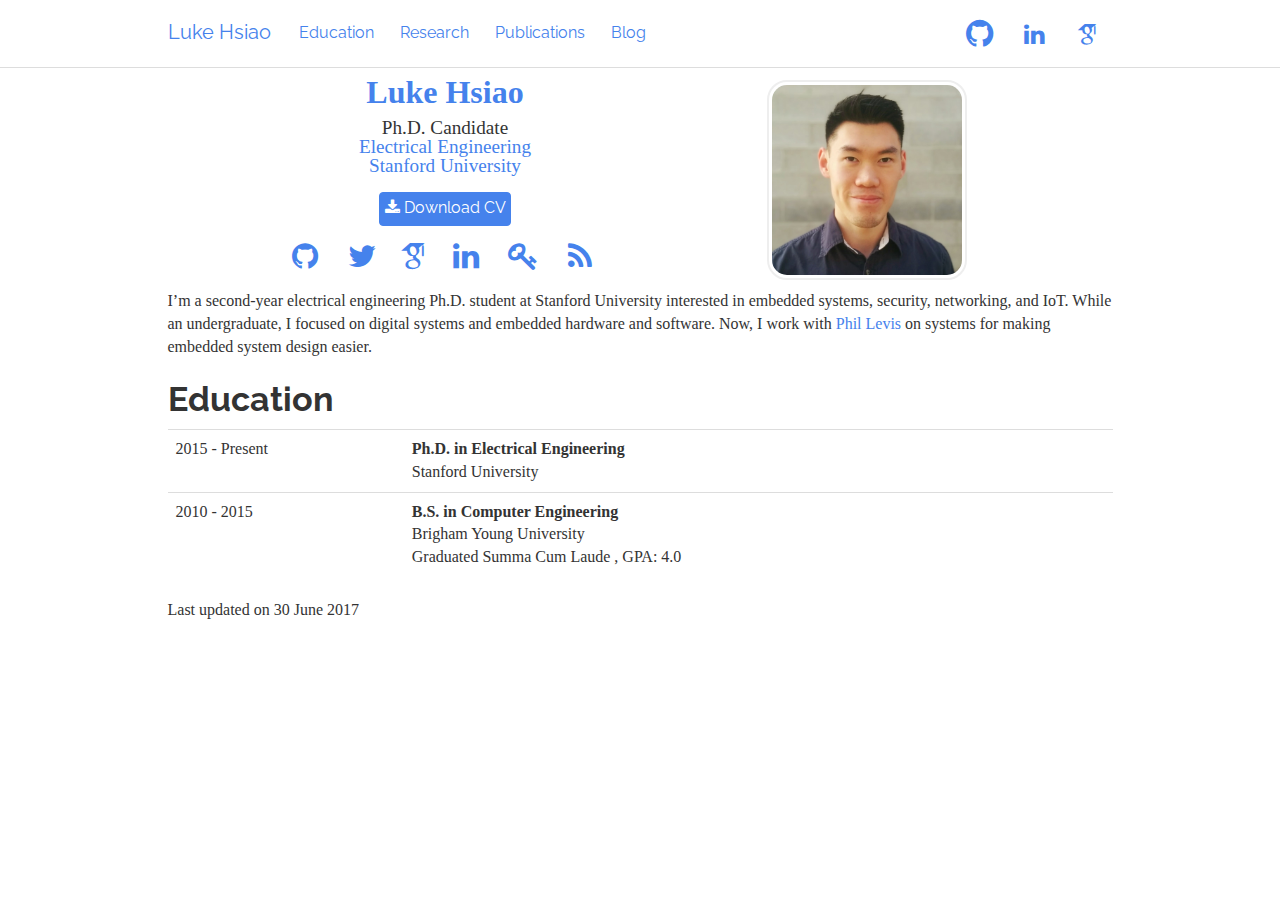
<file: index_backup.html>
<!DOCTYPE html>
<html xmlns="http://www.w3.org/1999/xhtml" xml:lang="en" lang="en">

<head>
  <meta charset="utf-8">
  <title>Braden Hancock Website</title>

  <meta name="author" content="Braden Hancock" />
  <meta name="description" content="Braden Hancock personal website" />
  <meta name="viewport" content="width=device-width, initial-scale=1, maximum-scale=1">
  <meta name="msvalidate.01" content="E24D5EAA25B6222F340CB16DC5C713D1" />

  <link rel="alternate" type="application/rss+xml" href="/atom.xml" />

  <link href="/vendor/css/bootstrap.min.css" rel="stylesheet">
  <link href="/vendor/css/font-awesome.min.css" rel="stylesheet">
  <link href="/vendor/css/academicons.min.css" rel="stylesheet">
  <link href="/vendor/pygments/default.css" rel="stylesheet">
  <link href="/css/hsiao.css" rel="stylesheet">

  <link rel="shortcut icon" type="image/x-icon" href="/images/favicon.ico">

  <meta name="viewport" content="width=device-width, initial-scale=1">
</head>

<body>
  <div class="navbar navbar-default navbar-fixed-top" id="site_nav">
    <div class="container">
      <div class="row">
        <div class="col-md-10 col-md-offset-1">
          <div class="navbar-header">
            <a href="/" class="navbar-brand">Luke Hsiao</a>
            <button class="navbar-toggle" type="button" data-toggle="collapse" data-target="#navbar-main">
							<span class="icon-bar"></span>
							<span class="icon-bar"></span>
							<span class="icon-bar"></span>
						</button>
          </div>
          <div class="navbar-collapse collapse" id="navbar-main">
            <ul class="nav navbar-nav">
              <!-- <li>
								<a href="/#biography">About</a>
							</li> -->
              <li>
                <a href="/#education">Education</a>
              </li>
              <li>
                <a href="/#research-experience">Research</a>
              </li>
              <li>
                <a href="/#publications">Publications</a>
              </li>
              <li>
                <a href="/blog/">Blog</a>
              </li>
            </ul>
            <ul class="nav navbar-nav navbar-right" style="font-size: 1.5em">
              <li>
                <a href="http://github.com/lukehsiao" target="_blank">
									<i class="fa fa-lg fa-github"></i></a>
              </li>
              <li>
                <a href="http://www.linkedin.com/in/lukehsiao" target="_blank">
                  <i class="fa fa-fw fa-linkedin"></i></a>
              </li>
              <li>
                <a href="https://scholar.google.com/citations?user=JOzI8sAAAAAJ&hl=en" target="_blank">
                  <i class="ai ai-google-scholar"></i></a>
              </li>
            </ul>
          </div>
        </div>
      </div>
    </div>
  </div>

  <div class="container">
    <div class="row">
      <div class="col-md-6 col-md-offset-1 vcenter idxHdr">
        <div style='font-size: 2em; color: #4582ec; font-weight: bold; padding-bottom: 0.3em;'>Luke Hsiao</div>
        <div style='font-size: 1.2em;'>
          Ph.D. Candidate
        </div>
        <div style='font-size: 1.2em'>
          <a href="http://ee.stanford.edu">Electrical Engineering</a>
        </div>
        <div style='font-size: 1.2em'>
          <a href="http://www.stanford.edu/">Stanford University</a>
        </div>
        <br/>

        <a href="/data/cv.pdf" target="_blank" class="btn btn-primary" style="padding: 0.3em;">
        <i class="fa fa-download"></i> Download CV
      </a>

        <!-- Social Media Icons -->
        <ul class="list-inline idxIcons" style='font-size: 1.9em; margin-top: 0.5em;'>
          <li>
            <a href="http://github.com/lukehsiao" target="_blank">
            <i class="fa fa-fw fa-github"></i></a>
          </li>
          <li>
            <a href="http://twitter.com/lukehsiao" target="_blank">
            <i class="fa fa-fw fa-twitter"></i></a>
          </li>
          <li>
            <a href="https://scholar.google.com/citations?user=JOzI8sAAAAAJ&hl=en" target="_blank">
          <i class="ai ai-google-scholar"></i></a>
          </li>
          <!-- <li>
          <a href="http://www.facebook.com/username" target="_blank">
            <i class="fa fa-fw fa-facebook"></i></a>
        </li> -->
          <li>
            <a href="http://www.linkedin.com/in/lukehsiao" target="_blank">
            <i class="fa fa-fw fa-linkedin"></i></a>
          </li>
          <!-- <li>
          <a href="https://plus.google.com/u/0/useridnumber" target="_blank">
            <i class="fa fa-fw fa-google-plus"></i></a>
        </li> -->
          <li>
            <a href="https://keybase.io/lukehsiao" target="_blank">
          <i class="fa fa-fw fa-key"></i></a>
          </li>
          <li>
            <a href="/atom.xml" target="_blank">
            <i class="fa fa-fw fa-rss"></i></a>
          </li>
        </ul>
      </div>
      <div class="col-md-2 vcenter idxHdr">
        <a href="/images/me.jpg">
        <img src="/images/me.jpg"
          width="200" height="200"
          style="border-radius: 20px; margin: 10px; max-width: none;"
          alt="Me."/>
      </a>
      </div>
    </div>

    <div class="row">
      <div class="col-md-10 col-md-offset-1">
        <p>I’m a second-year electrical engineering Ph.D. student at Stanford University interested in embedded systems, security,
          networking, and IoT. While an undergraduate, I focused on digital systems and embedded hardware and software. Now,
          I work with <a href="http://csl.stanford.edu/~pal/">Phil Levis</a> on systems for making embedded system design
          easier.</p>

        <!-- **I am currently looking for a research internship for Summer 2017.** -->

        <h2 id="education">Education</h2>

        <table class="table table-hover">
          <tr>
            <td class="col-md-3">2015 - Present</td>
            <td>
              <strong>Ph.D. in Electrical Engineering</strong> <br /> Stanford University <br />
            </td>
          </tr>
          <tr>
            <td class="col-md-3">2010 - 2015</td>
            <td>
              <strong>B.S. in Computer Engineering</strong> <br /> Brigham Young University <br /> Graduated Summa Cum Laude
              , GPA: 4.0 </td>
          </tr>
        </table>

        <p>Last updated on 30 June 2017</p>


      </div>
    </div>
  </div>


  <script src="/vendor/js/jquery.min.js"></script>
  <script src="/vendor/js/bootstrap.min.js"></script>

  <!-- Smooth scrolling to specific parts of the page -->
  <script type="text/javascript">
    $(function () {
      $('a[href*="#"]:not([href="#"])').click(function () {
        if (location.pathname.replace(/^\//, '') == this.pathname.replace(/^\//, '') && location.hostname == this.hostname) {
          var target = $(this.hash);
          target = target.length ? target : $('[name=' + this.hash.slice(1) + ']');
          if (target.length) {
            topMenu = $("#site_nav")
            topMenuHeight = topMenu.outerHeight() + 5
            $('html, body').animate({
              scrollTop: target.offset().top - topMenuHeight
            }, 300);
            return false;
          }
        }
      });
    });
  </script>

</body>

</html>
</file>
<file: vendor/pygments/default.css>
.hll { background-color: #ffffcc }
.c { color: #408080; font-style: italic } /* Comment */
.err { border: 1px solid #FF0000 } /* Error */
.k { color: #008000; font-weight: bold } /* Keyword */
.o { color: #666666 } /* Operator */
.ch { color: #408080; font-style: italic } /* Comment.Hashbang */
.cm { color: #408080; font-style: italic } /* Comment.Multiline */
.cp { color: #BC7A00 } /* Comment.Preproc */
.cpf { color: #408080; font-style: italic } /* Comment.PreprocFile */
.c1 { color: #408080; font-style: italic } /* Comment.Single */
.cs { color: #408080; font-style: italic } /* Comment.Special */
.gd { color: #A00000 } /* Generic.Deleted */
.ge { font-style: italic } /* Generic.Emph */
.gr { color: #FF0000 } /* Generic.Error */
.gh { color: #000080; font-weight: bold } /* Generic.Heading */
.gi { color: #00A000 } /* Generic.Inserted */
.go { color: #888888 } /* Generic.Output */
.gp { color: #000080; font-weight: bold } /* Generic.Prompt */
.gs { font-weight: bold } /* Generic.Strong */
.gu { color: #800080; font-weight: bold } /* Generic.Subheading */
.gt { color: #0044DD } /* Generic.Traceback */
.kc { color: #008000; font-weight: bold } /* Keyword.Constant */
.kd { color: #008000; font-weight: bold } /* Keyword.Declaration */
.kn { color: #008000; font-weight: bold } /* Keyword.Namespace */
.kp { color: #008000 } /* Keyword.Pseudo */
.kr { color: #008000; font-weight: bold } /* Keyword.Reserved */
.kt { color: #B00040 } /* Keyword.Type */
.m { color: #666666 } /* Literal.Number */
.s { color: #BA2121 } /* Literal.String */
.na { color: #7D9029 } /* Name.Attribute */
.nb { color: #008000 } /* Name.Builtin */
.nc { color: #0000FF; font-weight: bold } /* Name.Class */
.no { color: #880000 } /* Name.Constant */
.nd { color: #AA22FF } /* Name.Decorator */
.ni { color: #999999; font-weight: bold } /* Name.Entity */
.ne { color: #D2413A; font-weight: bold } /* Name.Exception */
.nf { color: #0000FF } /* Name.Function */
.nl { color: #A0A000 } /* Name.Label */
.nn { color: #0000FF; font-weight: bold } /* Name.Namespace */
.nt { color: #008000; font-weight: bold } /* Name.Tag */
.nv { color: #19177C } /* Name.Variable */
.ow { color: #AA22FF; font-weight: bold } /* Operator.Word */
.w { color: #bbbbbb } /* Text.Whitespace */
.mb { color: #666666 } /* Literal.Number.Bin */
.mf { color: #666666 } /* Literal.Number.Float */
.mh { color: #666666 } /* Literal.Number.Hex */
.mi { color: #666666 } /* Literal.Number.Integer */
.mo { color: #666666 } /* Literal.Number.Oct */
.sb { color: #BA2121 } /* Literal.String.Backtick */
.sc { color: #BA2121 } /* Literal.String.Char */
.sd { color: #BA2121; font-style: italic } /* Literal.String.Doc */
.s2 { color: #BA2121 } /* Literal.String.Double */
.se { color: #BB6622; font-weight: bold } /* Literal.String.Escape */
.sh { color: #BA2121 } /* Literal.String.Heredoc */
.si { color: #BB6688; font-weight: bold } /* Literal.String.Interpol */
.sx { color: #008000 } /* Literal.String.Other */
.sr { color: #BB6688 } /* Literal.String.Regex */
.s1 { color: #BA2121 } /* Literal.String.Single */
.ss { color: #19177C } /* Literal.String.Symbol */
.bp { color: #008000 } /* Name.Builtin.Pseudo */
.vc { color: #19177C } /* Name.Variable.Class */
.vg { color: #19177C } /* Name.Variable.Global */
.vi { color: #19177C } /* Name.Variable.Instance */
.il { color: #666666 } /* Literal.Number.Integer.Long */
</file>
<file: css/karpathy_style.css>
html, body {
  height: 100%;
  font-family: 'Roboto', sans-serif;
  color: #444;
}

#header {
  width: 100%;
  height: 400px;
  font-weight: 300;
  color: white;
  margin-bottom: 40px;
}

.bg1 {
  background-image: url('stanfordpano2.jpg');
  background-repeat: no-repeat;
  background-position: center center;
  background-size: auto 100%;
}

.bg2 {
  background-color: #299DB6;
}

#headerblob {
  position: absolute;
  left: 20%;
  top: 165px;
  width: 80%;
}

#headertext {
  font-size: 26px;
  font-weight: 400;
  margin-top: 50px;
  margin-left: 220px;
}

.imgme {
  border: 3px solid white;
  /* box-shadow: #AAA 0px 0px 4px 0px; */
  float: left;
}

#htname {
  font-size: 46px;
  font-weight: 400;
}

#htdesc {
  font-size: 18px;
  font-weight: 300;
  margin-top: -6px;
}

#htem {
  font-size: 14px;
  font-weight: 300;
}

@media (max-width: 768px) {
  #headerblob {
    text-align: center;
    position: absolute;
    top: 100px;
    left: 0;
    width: 100%;
  }
  .imgme {
    float: none;
  }
  #headertext {
    margin: 20px 0;
  }
  #htname {
    font-size: 28px;
  }
  #htdesc {
    font-size: 16px;
  }
}

#topnav {
  position: absolute;
  top: 0;
  right: 0;
  padding: 5px 10px 5px 10px;
  margin: 10px;
  border: 1px solid #FFF;
}

#topnav a {
  color: white;
}

#topnav a:hover {
  text-decoration: none;
}

ul {
  list-style: none;
  margin: 0;
  padding: 0;
}

li {
  display: inline;
}

#topnav ul {
  font-size: 26px;
}

.svgico {
  display: inline-block;
}

#timeline {
  font-size: 20px;
  font-weight: 300;
}

@media (min-width: 768px) {
  .timelineitem:nth-child(odd) {
    margin-left: 50%;
    border-left: 5px solid #333;
    text-align: left;
  }
  .timelineitem:nth-child(even) {
    margin-right: 50%;
    margin-left: 5px;
    border-right: 5px solid #333;
    text-align: right;
  }
  .timelineitem {
    width: 50%;
    position: relative;
    padding: 0px 10px 0px 10px;
  }
  .timelineitem:nth-child(odd):before {
    left: -8px;
  }
  .timelineitem:nth-child(even):before {
    right: -8px;
  }
}

.timelineitem:before {
  width: 11px;
  height: 11px;
  background: #333;
  content: "";
  display: block;
  position: absolute;
  top: 0;
  border-radius: 5px;
}

@media (max-width: 767px) {
  .timelineitem {
    border-left: 5px solid #333;
    text-align: left;
    margin-left: 10px;
    padding: 5px;
    position: relative;
  }
  .timelineitem:before {
    left: -8px;
  }
}

.tdate {
  font-size: 18px;
  font-weight: 400;
  margin-bottom: -5px;
  color: rgb(132, 0, 0);
}

.ttitle {
  font-size: 20px;
  font-weight: 400;
}

.tdesc {
  font-size: 18px;
  font-weight: 300;
}

@media (max-width: 768px) {
  .tdate {
    font-size: 16px;
  }
  .ttitle {
    font-size: 16px;
  }
  .tdesc {
    font-size: 16px;
  }
}

.thigh {
  color: #070;
}

.quote {
  color: #777;
  text-align: center;
  font-style: italic;
  font-weight: 300;
  padding: 90px 0 50px;
}

.quote blockquote {
  font-size: 28px;
}

/* h2 {
  text-align: left;
  font-weight: 300;
  font-size: 50px;
  padding: 30px 0px 40px;
} */

#sitefooter {
  height: 300px;
  margin-top: 200px;
  background-color: #F1F3F4;
}

hr.soft {
  border: 0;
  height: 1px;
  background-image: -webkit-linear-gradient(left, rgba(0, 0, 0, 0), rgba(0, 0, 0, 0.75), rgba(0, 0, 0, 0));
  background-image: -moz-linear-gradient(left, rgba(0, 0, 0, 0), rgba(0, 0, 0, 0.75), rgba(0, 0, 0, 0));
  background-image: -ms-linear-gradient(left, rgba(0, 0, 0, 0), rgba(0, 0, 0, 0.75), rgba(0, 0, 0, 0));
  background-image: -o-linear-gradient(left, rgba(0, 0, 0, 0), rgba(0, 0, 0, 0.75), rgba(0, 0, 0, 0));
  padding: 0;
  margin: 0;
}

.pubt {
  font-size: 22px;
  font-weight: 400;
  color: #000;
}

@media (max-width: 768px) {
  .pubt {
    text-align: center;
    margin-top: 10px;
    margin-bottom: 10px;
  }
  .pubd {
    text-align: justify;
  }
}

.pubd {
  font-size: 18px;
  font-weight: 300;
}

.pubimg {
  text-align: center;
}

.pubimg img {
  max-width: 100%;
}

.puba {
  font-size: 18px;
  color: #900;
}

.pubv {
  color: #090;
  font-size: 16px;
}

.publ {
  padding-top: 10px;
}

.publ li {
  border: 1px solid #CCC;
  padding: 5px;
  margin: 5px 2px;
  display: inline-block;
}

.pubwrap {
  padding-bottom: 20px;
  margin-bottom: 50px;
  border-bottom: 1px solid #DDD;
}

.pub {}

.pp {
  text-align: center;
  margin-bottom: 60px;
}

.pp img {
  border: 3px solid #FFF;
  box-shadow: #BBB 0px 0px 5px 0px;
}

.imgb {
  max-width: 100%;
  border-radius: 5px;
}

.imgsm {
  max-width: 100%;
  border-radius: 5px;
}

.ppt {
  font-size: 30px;
  font-weight: 300;
  color: #000;
  margin-top: 20px;
}

.ppd {
  font-size: 18px;
  text-align: justify;
  color: #444;
  font-weight: 300;
}

.pp blockquote {
  text-align: right;
}

#moreprojects {
  display: none;
}

#morepubs {
  display: none;
}

.showmore {
  border: 1px solid #CCC;
  padding: 10px;
  font-size: 24px;
  width: 200px;
  text-align: center;
  color: #999;
  margin: 0px auto;
  cursor: pointer;
  margin-bottom: 50px;
}

.showmore:hover {
  color: #333;
}

.miscitem {
  margin: 10px 0px 60px;
}

.miscimg img {
  height: 50px;
  float: left;
  margin-right: 10px;
  margin-top: -10px;
}

.colorrect {
  width: 50px;
  height: 50px;
  float: left;
  margin-right: 10px;
  margin-top: -10px;
  background-color: #444;
}

.miscd {
  font-size: 18px;
  font-weight: 300;
}

.umisc {
  font-size: 16px;
  font-weight: 300;
  color: #555;
}

.ctr {
  text-align: center;
  margin-bottom: 40px;
}

.hht {
  font-size: 20px;
  margin-bottom: 20px;
  font-weight: 300;
}

.ts {
  font-size: 14px;
  margin-bottom: 5px;
  font-weight: 300;
}

.t2when {
  color: rgb(132, 0, 0);
}

.t2who {
  color: rgb(0, 132, 0);
}

.t2what {}
</file>
<file: css/hsiao_style.css>
body {
	padding-top: 70px;
}

h1 {
	font-size: 2em;
	margin: 0.2em 0;
}

.vcenter {
	display: inline-block;
	vertical-align: middle;
	float: none;
}

img {
  margin: 3px;
  padding: 3px;
  border: 2px solid #eeeeee;
  max-width: 100%;
}

.idxHdr {
    text-align: center;
    line-height: 1;
}

@media (max-width: 767px) {
    .idxHdr {
        width: 100%;
    }
}

/* ensure that navbar doesn't break into 2 lines */
@media (min-width:768px){
  .navbar .navbar-nav>li>a{
    padding:8px 6px !important
  }
}
</file>
<file: css/hancock_style.css>
.section_header {
    color:rgb(98, 98, 98);
}

.affiliation {
    padding-bottom: 20px;
    /* margin-bottom: 50px; */
}

.affiliation_title {
    color:rgb(98, 98, 98);
    font-weight: bold;
    font-size: 1.0em;
}

.affiliation_body {
    color:rgb(98, 98, 98);
    font-weight: 300;
    font-size: 0.85em;
}

.logo {
    width: 80px;
    height: 80px;
    border: 0px;
}

.btn-expand {
    background-color:#4582ec;
    margin-left: 5px;
}

[data-toggle="collapse"].collapsed .if-not-collapsed {
    display: none;
  }
[data-toggle="collapse"]:not(.collapsed) .if-collapsed {
    display: none;
}

.award {
    padding-bottom: 5px;
}

.award_title {
    font-size: 1.15em;
    font-weight: 150;
    color:rgb(98, 98, 98);
}

.award_body {
    color:rgb(98, 98, 98);
    font-weight: 300;
}

.award_links {
    color:rgb(98, 98, 98);
}

.award_logo {
    width: 80px;
    height: 80px;
    border: 0px;
}

.bio_header {
    text-align: center;
    line-height: 1;
    color:rgb(98, 98, 98);
}

.bio_email {
    text-align: center;
    font-weight: 300;
    font-size: 1.0em;
    margin-top: 1.0em;
    color:rgb(98, 98, 98);
}

.bio_body {
    text-align: left;
    font-weight: 300;
    font-size: 1.2em;
    margin-top: 1.5em;
    padding-bottom: 0.3em;
    color:rgb(98, 98, 98);
}

.news_body {
    text-align: left;
    font-weight: 300;
    font-size: 0.9em;
    /* margin-top: 1.5em;
    padding-bottom: 0.3em; */
    color:rgb(98, 98, 98);
}

.research {
    margin-bottom:15px; /* Does this make a difference? */
}

.research_img_cell {
    width:40%;
    padding:0;
    padding-top:10px;
    padding-bottom:10px;
    margin-left:0;
    margin-right:0;
    text-align:center;
}

.research_img {
    border: 0px;
    max-height:200px;
    max-width:300px;
    height:auto;
    width:auto;
}

.research_txt_cell {
    text-align:top;
    width:60%;
    padding-bottom:20px;
}

.research_txt_title {
    font-size: 1.15em;
    font-weight: 150;
    color:rgb(98, 98, 98);
}

.research_txt_body {
    font-weight: 300;
    color:rgb(98, 98, 98);
}

.research_links {
    color:rgb(98, 98, 98);
}

.research_venue {
    color: #090;
}

.research_award {
    color: #D21919;
}
</file>
<file: css/hsiao.css>
body {
	padding-top: 70px;
}

h1 {
	font-size: 2em;
	margin: 0.2em 0;
}

.vcenter {
	display: inline-block;
	vertical-align: middle;
	float: none;
}

img {
  margin: 3px;
  padding: 3px;
  border: 2px solid #eeeeee;
  max-width: 100%;
}

.idxHdr {
    text-align: center;
    line-height: 1;
}

@media (max-width: 767px) {
    .idxHdr {
        width: 100%;
    }
    .idxIcons {
        width: 7em;
        margin-left: auto;
        margin-right: auto;
    }
}

/* ensure that navbar doesn't break into 2 lines */
@media (min-width:768px){
  .navbar .navbar-nav>li>a{
    padding:8px 6px !important
  }
}
</file>
<file: vendor/css/academicons.min.css>
@font-face{font-family:'Academicons';src:url('../fonts/academicons.eot?v=1.5.0');src:url('../fonts/academicons.eot?v=1.5.0') format('embedded-opentype'), url('../fonts/academicons.ttf?v=1.5.0') format('truetype'), url('../fonts/academicons.woff?v=1.5.0') format('woff'), url('../fonts/academicons.svg?v=1.5.0#academicons') format('svg');font-weight:normal;font-style:normal}.ai{display:inline-block;font:normal normal normal 14px/1 Academicons;font-size:inherit;text-rendering:auto;-webkit-font-smoothing:antialiased;-moz-osx-font-smoothing:grayscale}.ai-google-scholar:before{content:"\e900"}.ai-google-scholar-square:before{content:"\e901"}.ai-researchgate:before{content:"\e902"}.ai-researchgate-square:before{content:"\e903"}.ai-mendeley:before{content:"\e904"}.ai-mendeley-square:before{content:"\e905"}.ai-orcid:before{content:"\e606"}.ai-orcid-square:before{content:"\e907"}.ai-impactstory:before{content:"\e908"}.ai-impactstory-square:before{content:"\e909"}.ai-academia:before{content:"\e910"}.ai-academia-square:before{content:"\e911"}.ai-zotero:before{content:"\e912"}.ai-zotero-square:before{content:"\e913"}.ai-figshare:before{content:"\e914"}.ai-figshare-square:before{content:"\e915"}.ai-dryad:before{content:"\e916"}.ai-dryad-square:before{content:"\e917"}.ai-arxiv:before{content:"\e918"}.ai-arxiv-square:before{content:"\e919"}.ai-scirate:before{content:"\e920"}.ai-scirate-square:before{content:"\e921"}.ai-open-access:before{content:"\e922"}.ai-open-access-square:before{content:"\e923"}.ai-lg{font-size:1.33333333em;line-height:0.75em;vertical-align:-15%}.ai-2x{font-size:2em}.ai-3x{font-size:3em}.ai-4x{font-size:4em}.ai-5x{font-size:5em}.ai-fw{width:1.28571429em;text-align:center}.ai-ul{padding-left:0;margin-left:2.14285714em;list-style-type:none}.ai-ul > li{position:relative}.ai-li{position:absolute;left:-2.14285714em;width:2.14285714em;top:0.14285714em;text-align:center}.ai-li.fa-lg{left:-1.85714286em}.ai-border{padding:.2em .25em .15em;border:solid 0.08em #eeeeee;border-radius:.1em}.ai-pull-left{float:left}.ai-pull-right{float:right}.ai.fa-pull-left{margin-right:.3em}.ai.fa-pull-right{margin-left:.3em}.fa-lg{font-size:1.33333333em;line-height:0.75em;vertical-align:-15%}.fa-2x{font-size:2em}.fa-3x{font-size:3em}.fa-4x{font-size:4em}.fa-5x{font-size:5em}.fa-fw{width:1.28571429em;text-align:center}.fa-ul{padding-left:0;margin-left:2.14285714em;list-style-type:none}.fa-ul > li{position:relative}.fa-li{position:absolute;left:-2.14285714em;width:2.14285714em;top:0.14285714em;text-align:center}.fa-li.fa-lg{left:-1.85714286em}.fa-border{padding:.2em .25em .15em;border:solid 0.08em #eeeeee;border-radius:.1em}.fa-pull-left{float:left}.fa-pull-right{float:right}.fa.fa-pull-left{margin-right:.3em}.fa.fa-pull-right{margin-left:.3em}
</file>
